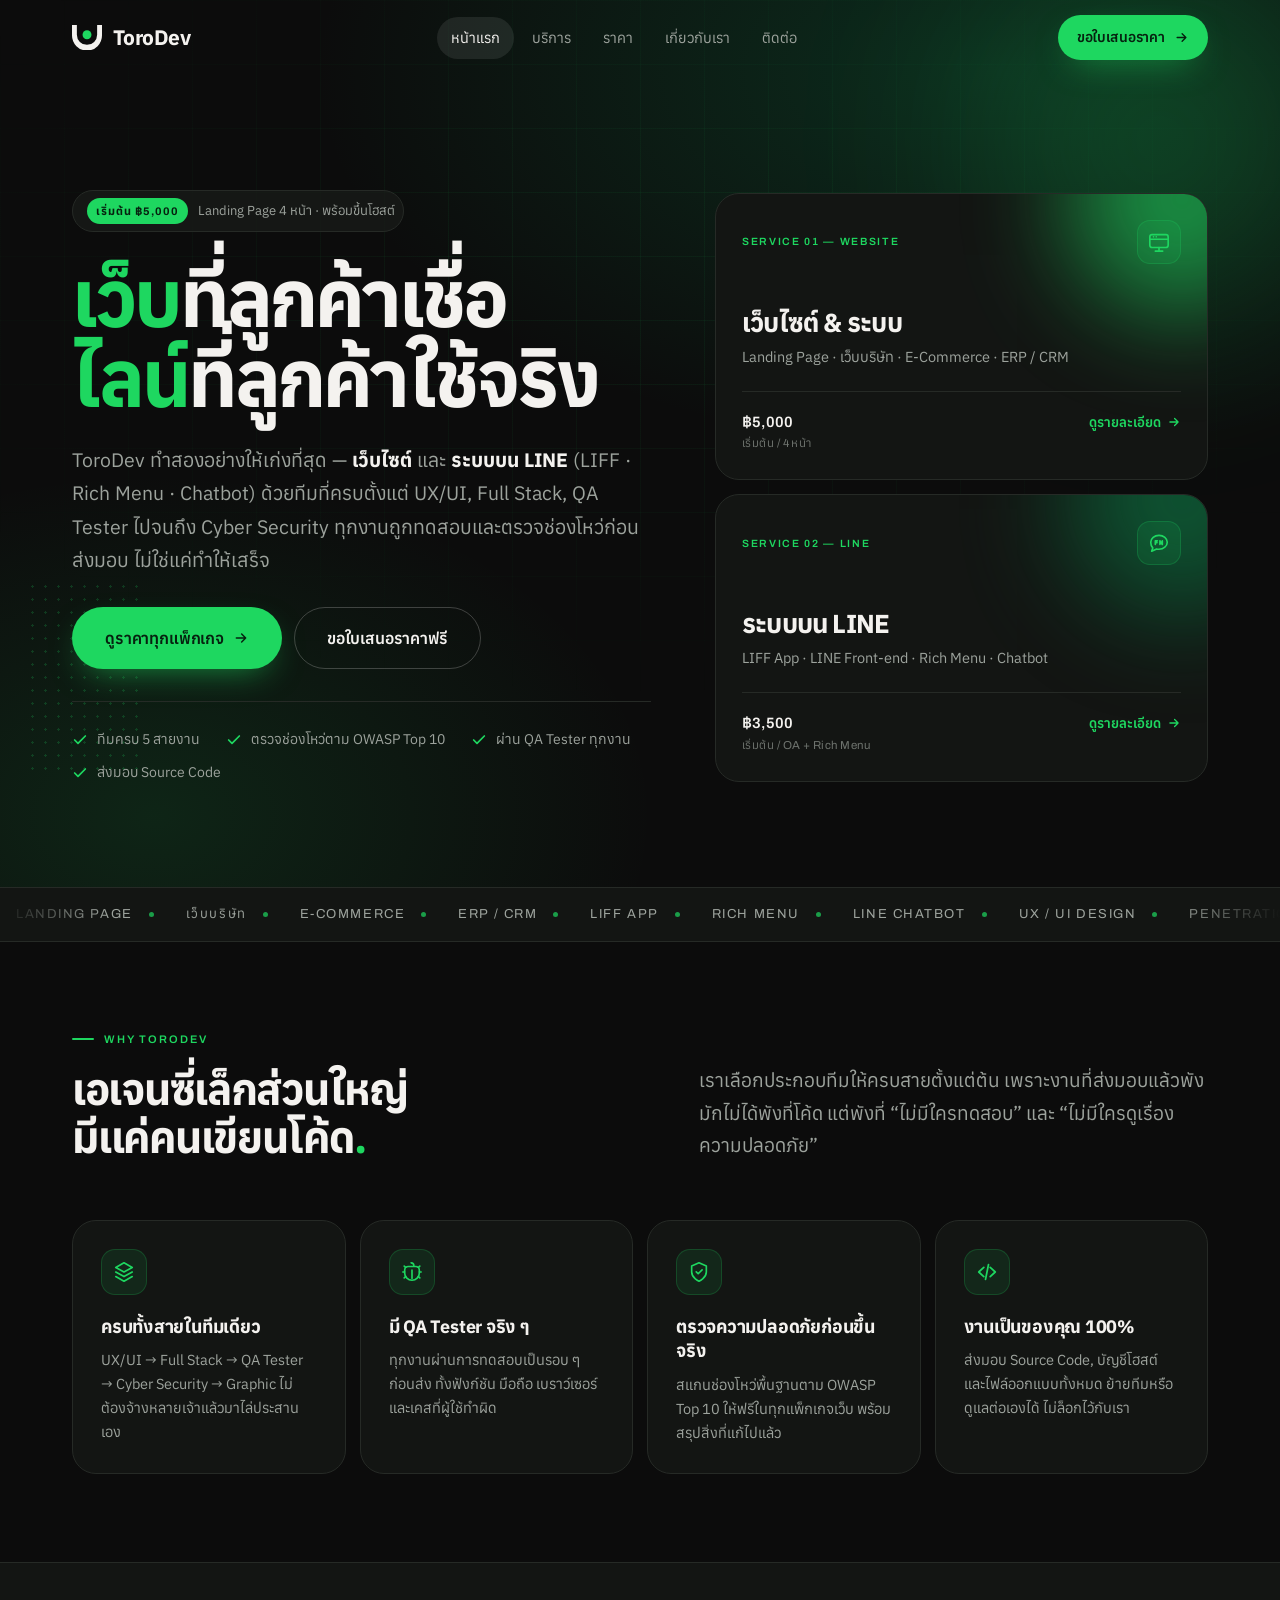
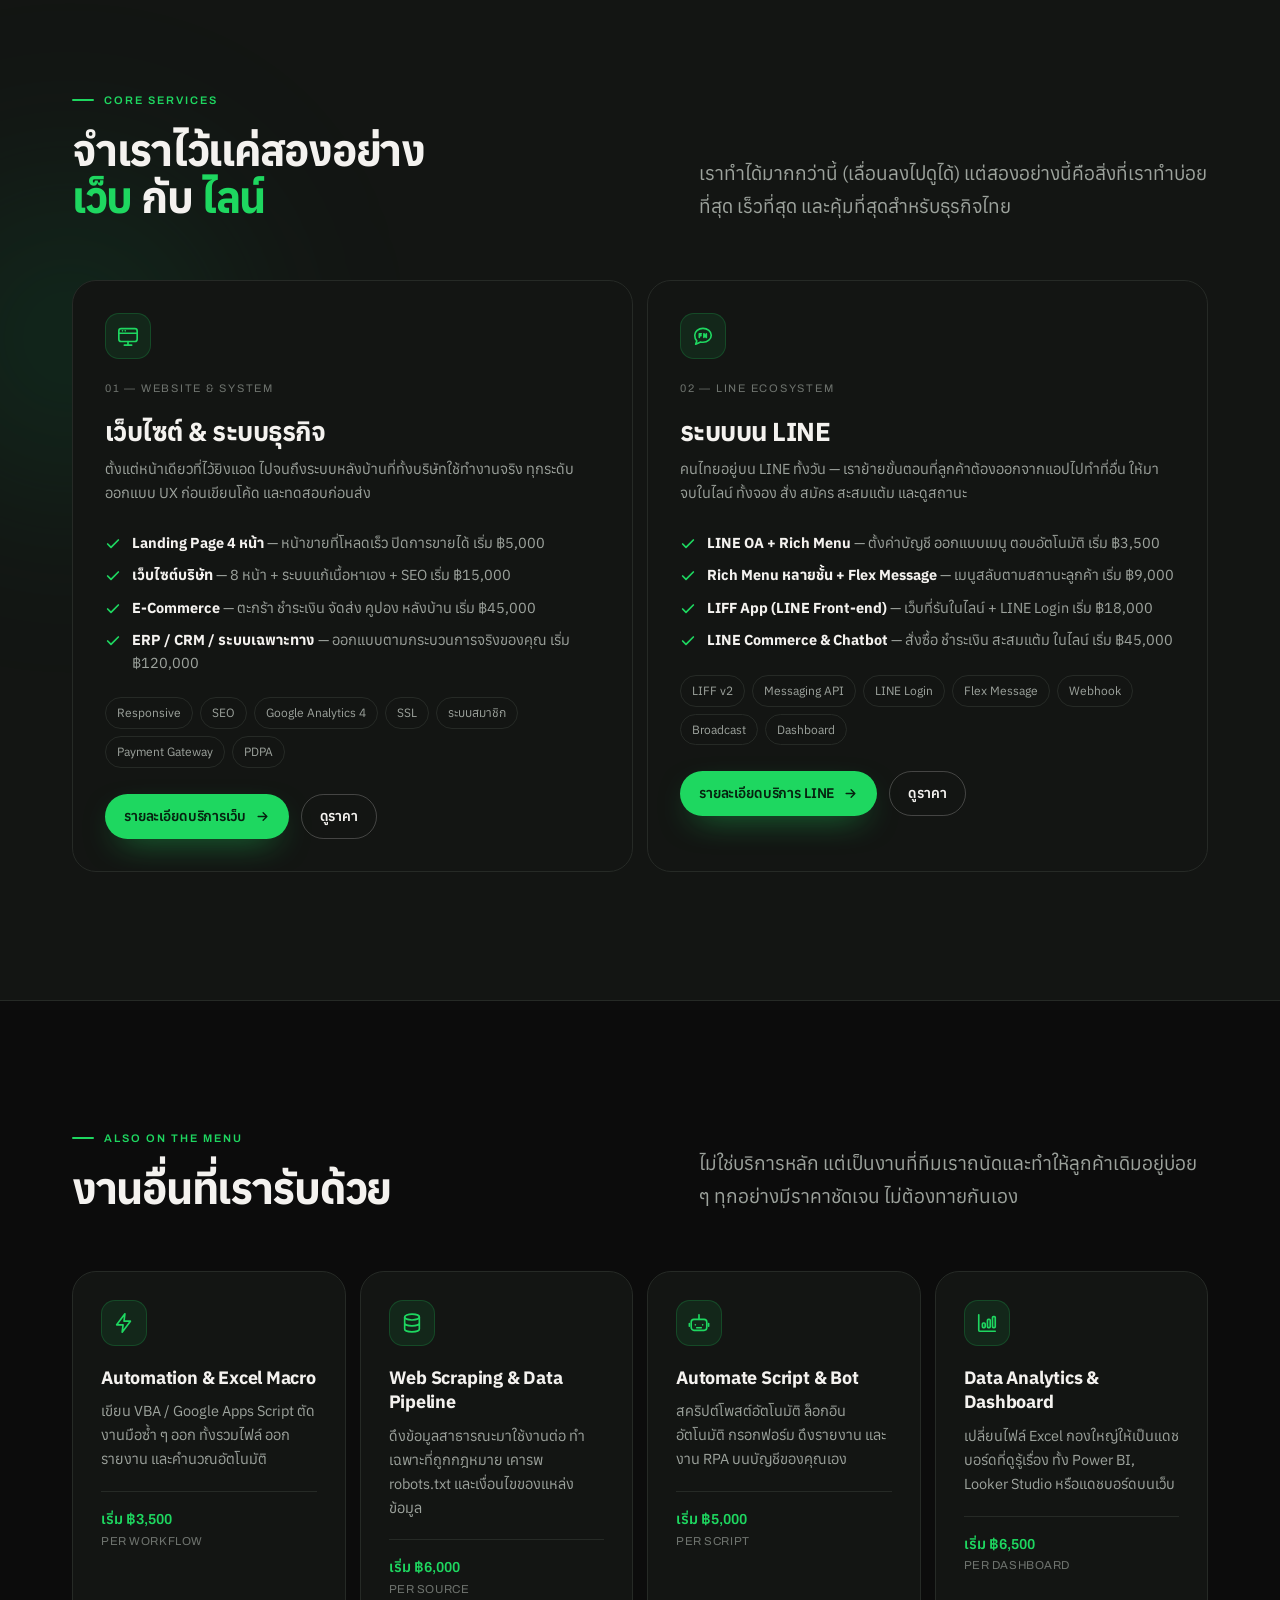
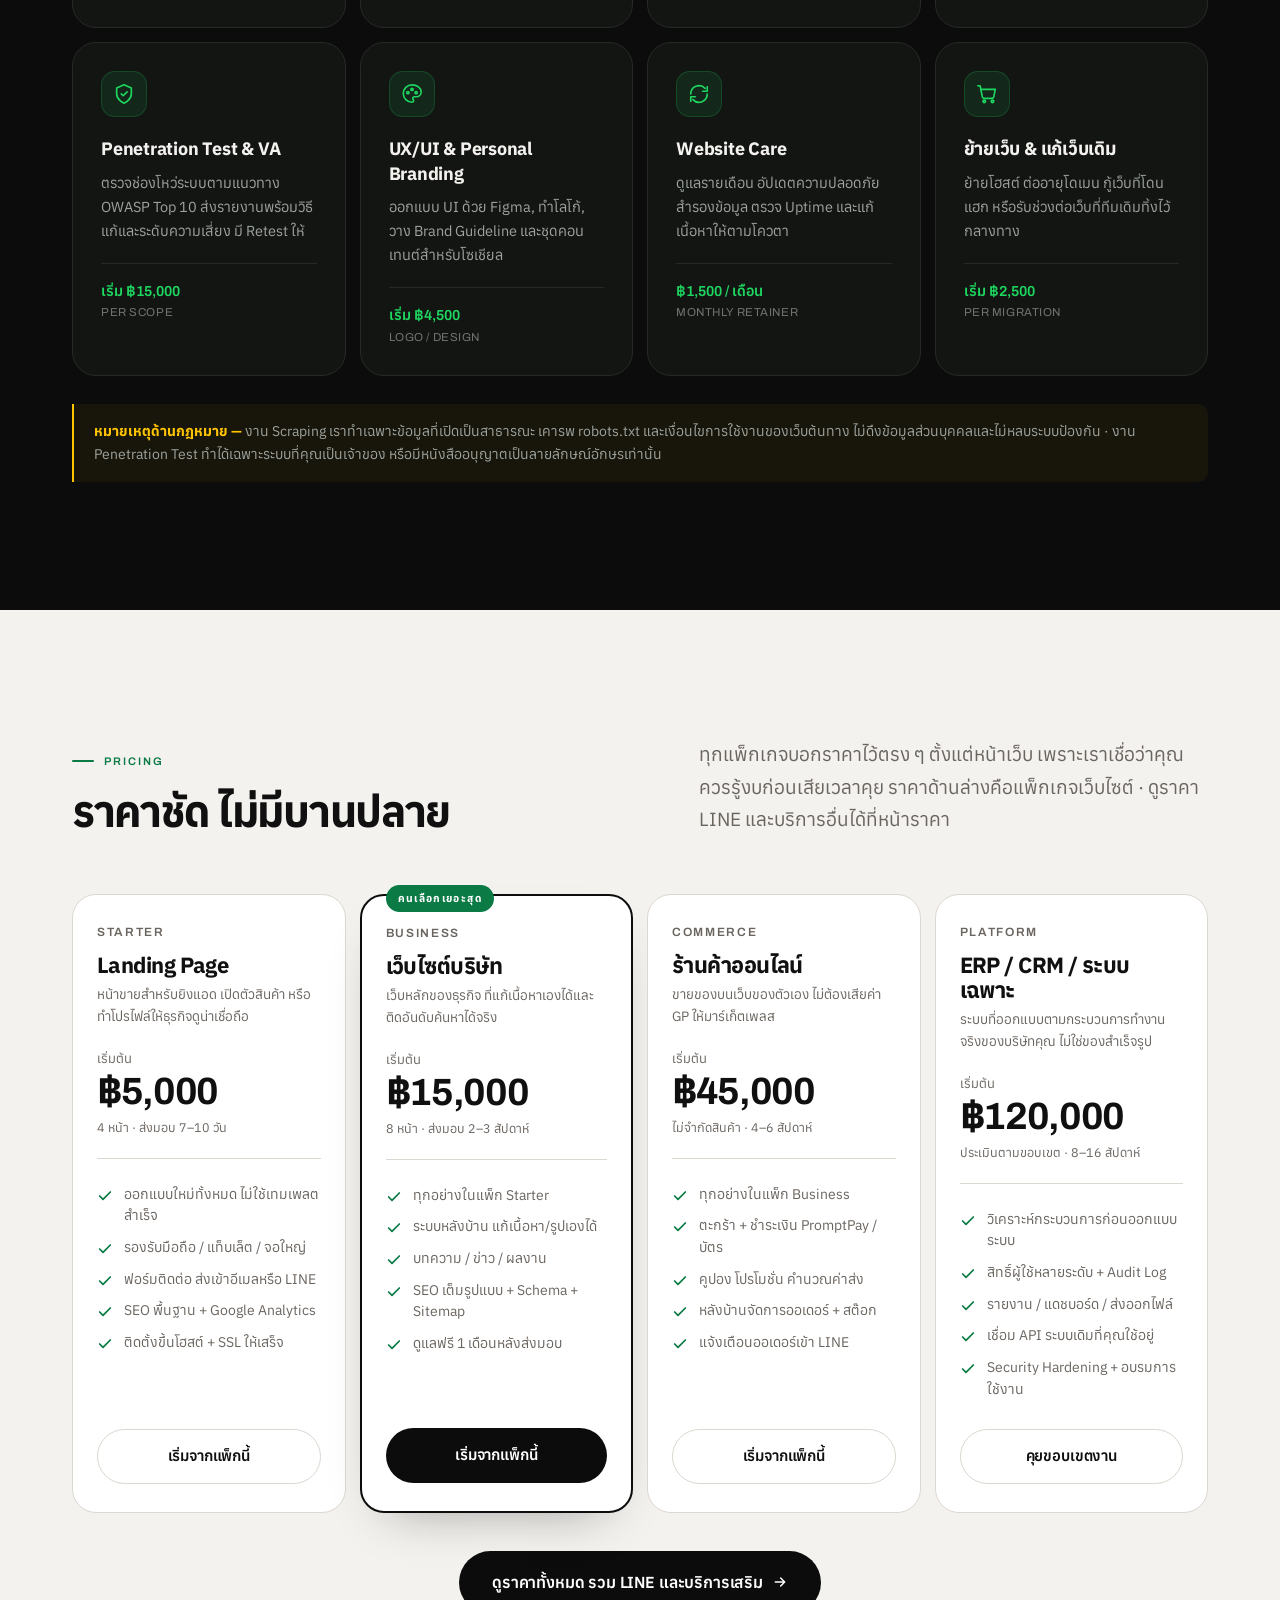
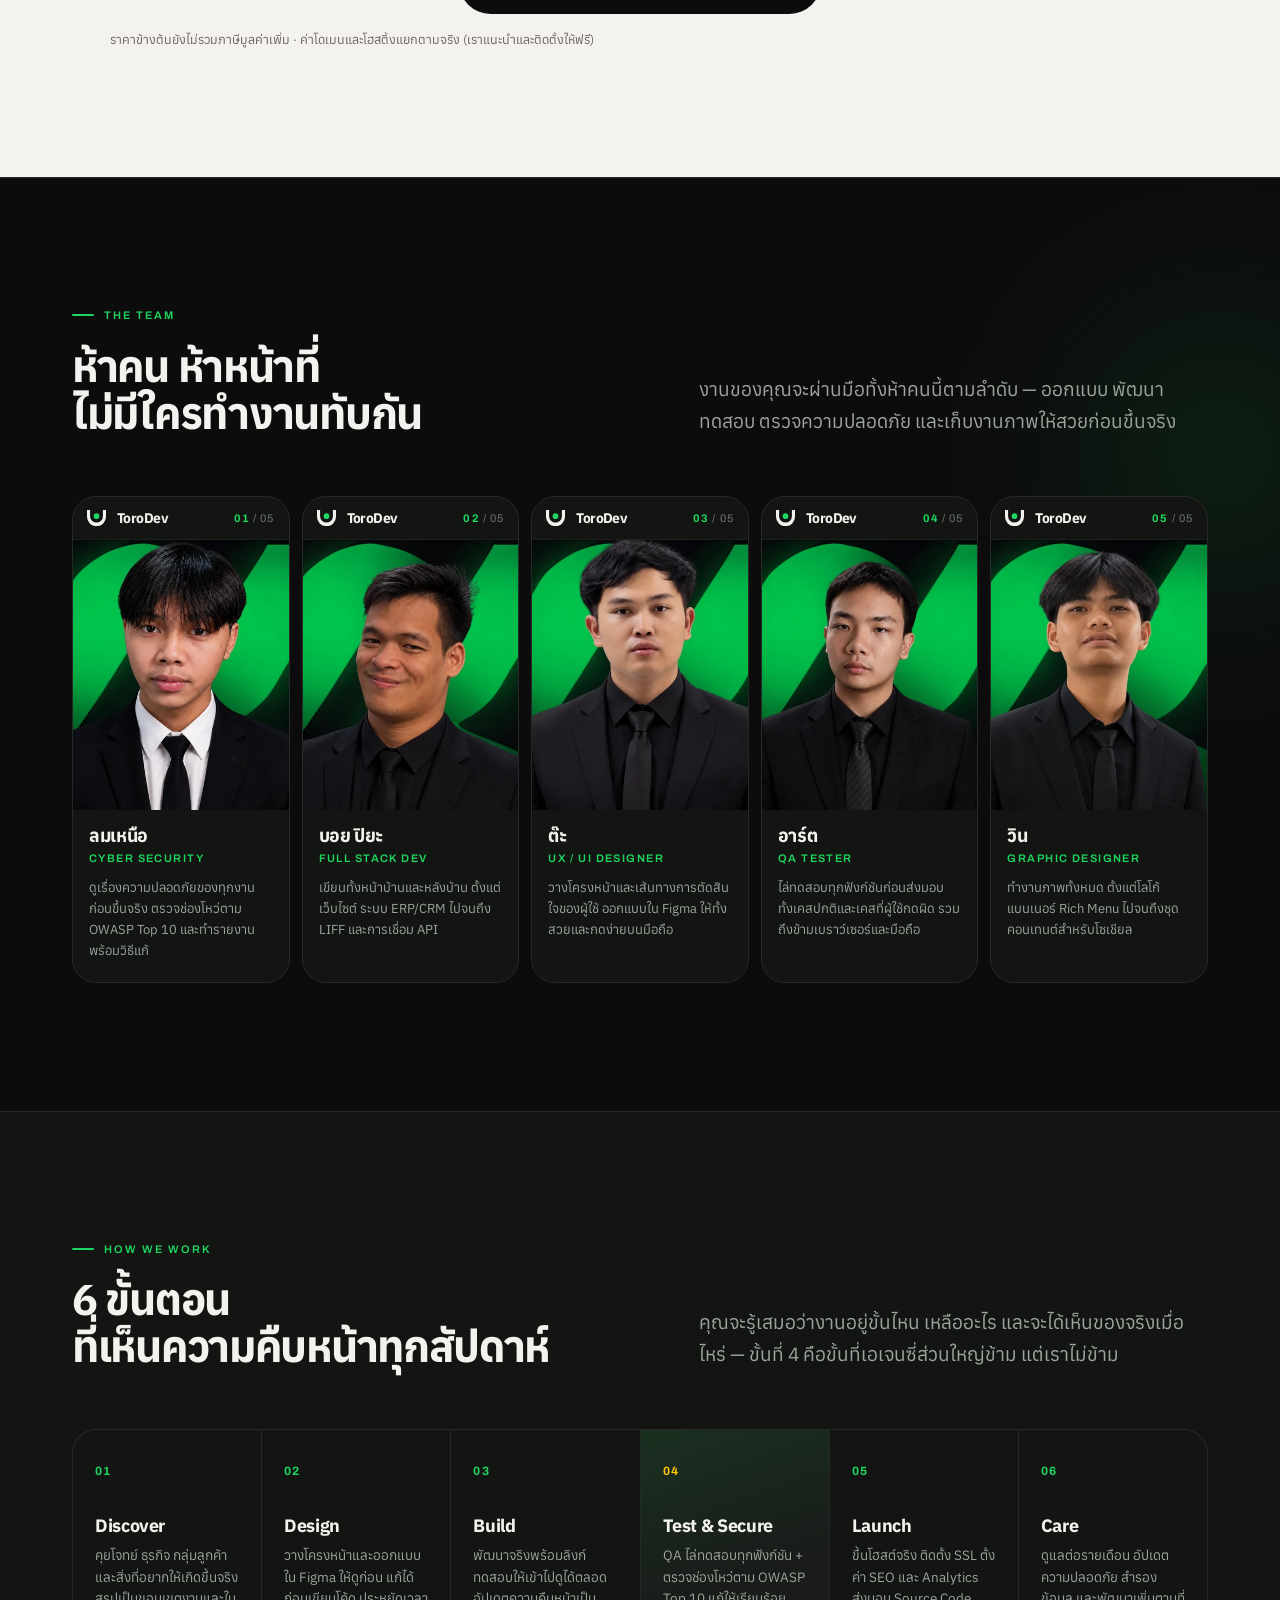
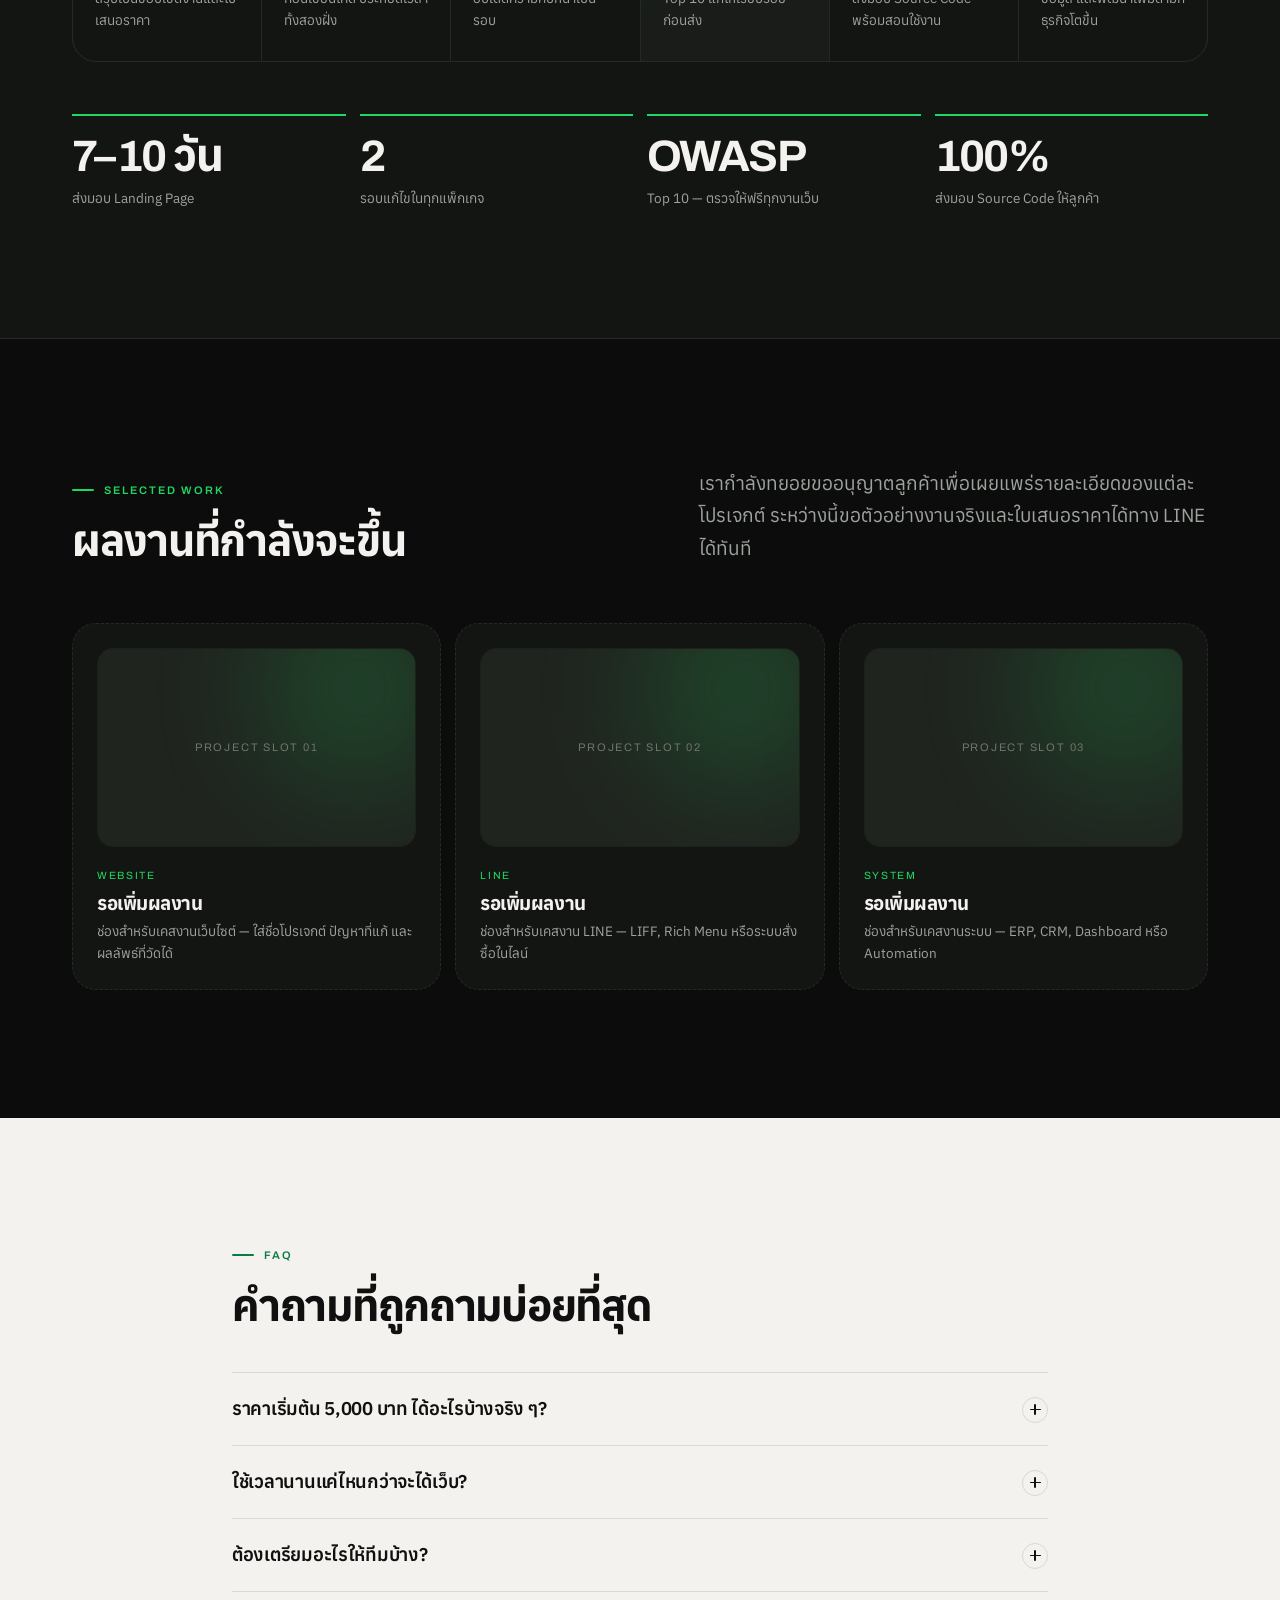
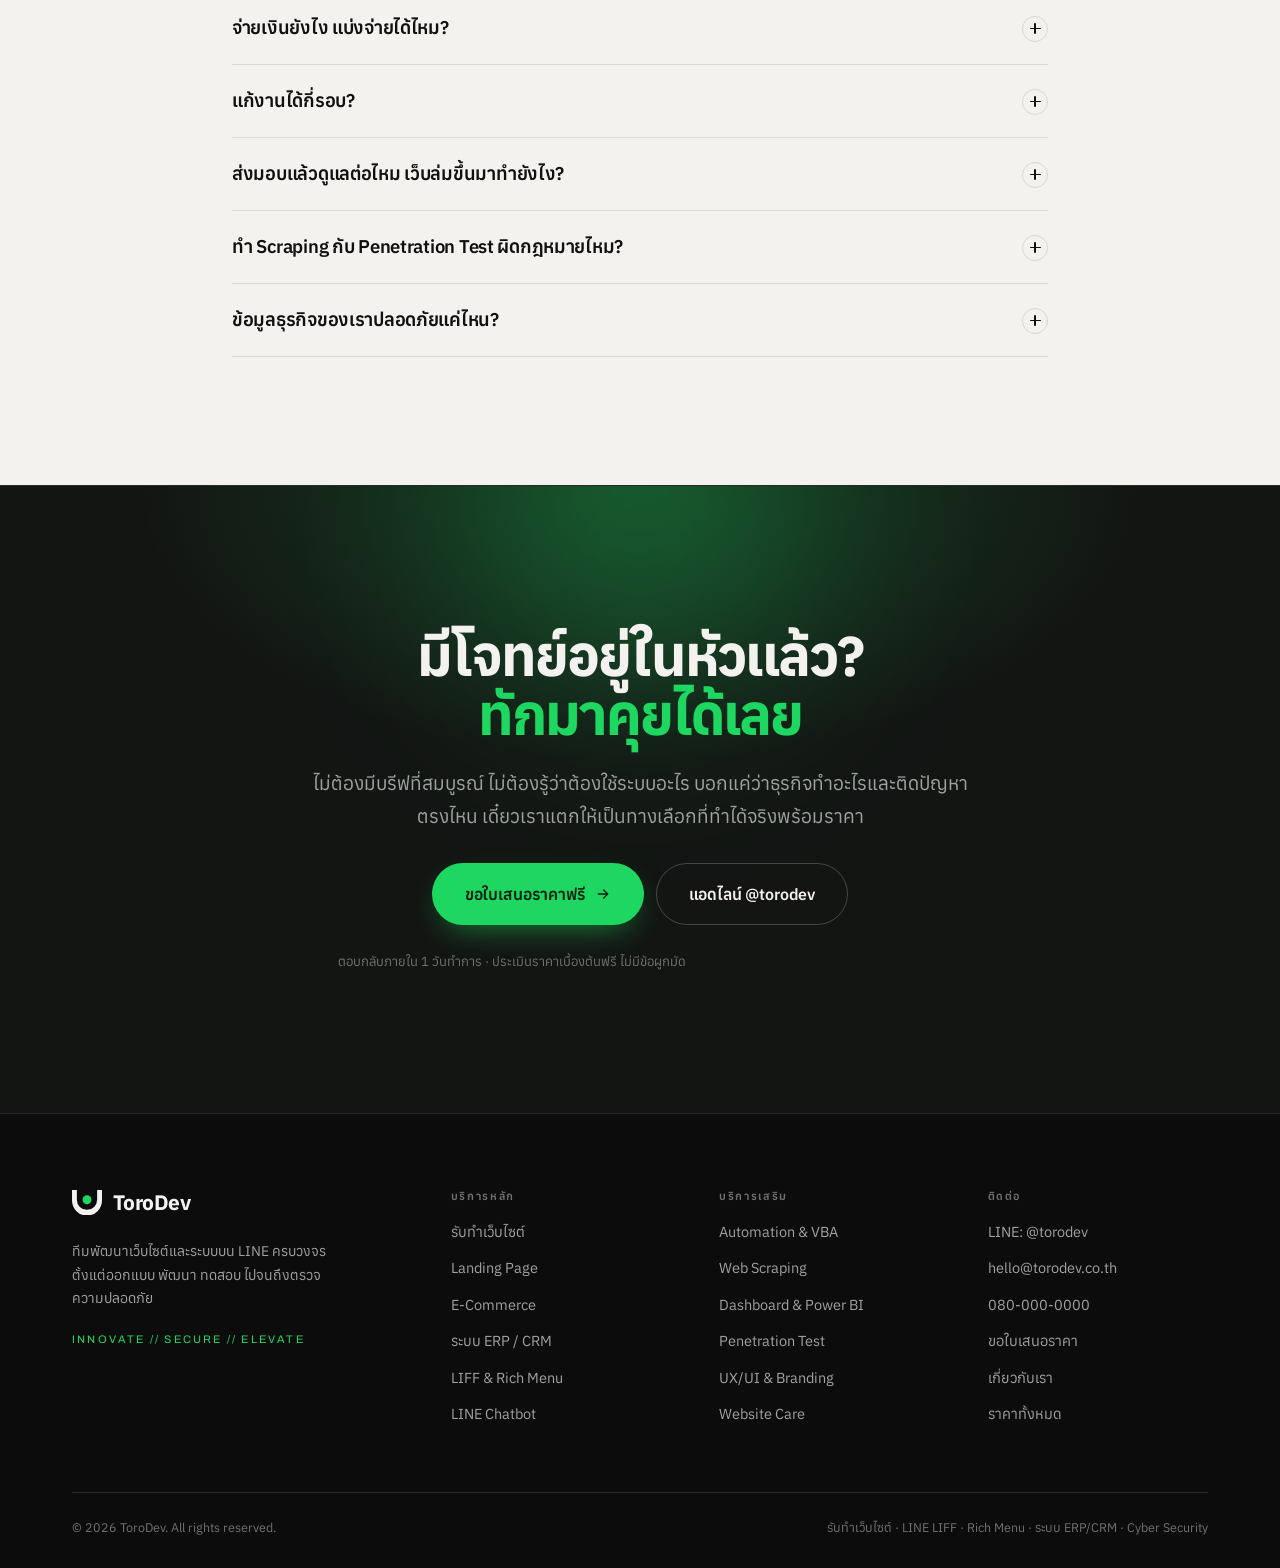
<file: index.html>
<!doctype html>
<html lang="th">
<head>
<meta charset="utf-8">
<meta name="viewport" content="width=device-width, initial-scale=1">
<title>ToroDev — รับทำเว็บไซต์ & ระบบ LINE ครบวงจร | เริ่มต้น 5,000 บาท</title>
<meta name="description" content="ToroDev รับทำเว็บไซต์ Landing Page 4 หน้า เริ่มต้น 5,000 บาท, เว็บบริษัท, E-Commerce, ระบบ ERP/CRM และระบบบน LINE (LIFF, Rich Menu, Chatbot) ทีมครบทั้ง UX/UI, Full Stack, QA Tester และ Cyber Security ตรวจตาม OWASP Top 10 ก่อนส่งมอบ">
<meta name="keywords" content="รับทำเว็บไซต์, รับทำ Landing Page, รับทำเว็บไซต์ราคาถูก, รับทำ LINE OA, LIFF, Rich Menu, รับทำระบบ ERP, รับทำระบบ CRM, Penetration Test, ทำเว็บ E-Commerce">
<meta name="author" content="ToroDev">
<meta name="robots" content="index,follow,max-image-preview:large">
<meta name="theme-color" content="#0C0C0C">
<link rel="canonical" href="https://torodev.co.th/">

<meta property="og:type" content="website">
<meta property="og:locale" content="th_TH">
<meta property="og:site_name" content="ToroDev">
<meta property="og:url" content="https://torodev.co.th/">
<meta property="og:title" content="ToroDev — รับทำเว็บไซต์ & ระบบ LINE ครบวงจร">
<meta property="og:description" content="Landing Page 4 หน้า เริ่มต้น 5,000 บาท · เว็บบริษัท · E-Commerce · ERP/CRM · LIFF & Rich Menu — ทีมครบ UX/UI, Dev, QA Tester, Cyber Security">
<meta property="og:image" content="https://torodev.co.th/assets/img/og.png">
<meta property="og:image:width" content="1200">
<meta property="og:image:height" content="630">
<meta name="twitter:card" content="summary_large_image">
<meta name="twitter:title" content="ToroDev — รับทำเว็บไซต์ & ระบบ LINE ครบวงจร">
<meta name="twitter:description" content="Landing Page 4 หน้า เริ่มต้น 5,000 บาท · ทีมครบ UX/UI, Dev, QA Tester, Cyber Security">
<meta name="twitter:image" content="https://torodev.co.th/assets/img/og.png">

<link rel="icon" href="/favicon.ico" sizes="32x32">
<link rel="icon" href="/favicon.svg" type="image/svg+xml">
<link rel="apple-touch-icon" href="/assets/img/icon-180.png">
<link rel="manifest" href="/site.webmanifest">

<link rel="preconnect" href="https://fonts.googleapis.com">
<link rel="preconnect" href="https://fonts.gstatic.com" crossorigin>
<link href="https://fonts.googleapis.com/css2?family=Anuphan:wght@300;400;500;600;700&family=Archivo:wght@400;500;600;700;800&display=swap" rel="stylesheet">
<link rel="stylesheet" href="/assets/css/style.css">

<script type="application/ld+json">
{
  "@context": "https://schema.org",
  "@graph": [
    {
      "@type": "ProfessionalService",
      "@id": "https://torodev.co.th/#org",
      "name": "ToroDev",
      "alternateName": "โทโรเดฟ",
      "url": "https://torodev.co.th/",
      "logo": "https://torodev.co.th/assets/img/logo.png",
      "image": "https://torodev.co.th/assets/img/og.png",
      "description": "ทีมพัฒนาเว็บไซต์และระบบบน LINE ครบวงจร ตั้งแต่ UX/UI, Full Stack Development, QA Testing ไปจนถึง Cyber Security",
      "slogan": "Innovate // Secure // Elevate",
      "email": "hello@torodev.co.th",
      "telephone": "+66-80-000-0000",
      "priceRange": "฿฿",
      "areaServed": { "@type": "Country", "name": "Thailand" },
      "address": { "@type": "PostalAddress", "addressCountry": "TH" },
      "knowsLanguage": ["th", "en"],
      "sameAs": ["https://www.facebook.com/torodev"],
      "hasOfferCatalog": {
        "@type": "OfferCatalog",
        "name": "บริการของ ToroDev",
        "itemListElement": [
          { "@type": "Offer", "name": "Landing Page 4 หน้า", "priceCurrency": "THB", "price": "5000", "itemOffered": { "@type": "Service", "name": "รับทำเว็บไซต์ Landing Page" } },
          { "@type": "Offer", "name": "เว็บไซต์บริษัท", "priceCurrency": "THB", "price": "15000", "itemOffered": { "@type": "Service", "name": "รับทำเว็บไซต์บริษัท" } },
          { "@type": "Offer", "name": "เว็บไซต์ E-Commerce", "priceCurrency": "THB", "price": "45000", "itemOffered": { "@type": "Service", "name": "รับทำเว็บไซต์ขายของออนไลน์" } },
          { "@type": "Offer", "name": "ระบบ ERP / CRM", "priceCurrency": "THB", "price": "120000", "itemOffered": { "@type": "Service", "name": "พัฒนาระบบ ERP และ CRM" } },
          { "@type": "Offer", "name": "LINE OA + Rich Menu", "priceCurrency": "THB", "price": "3500", "itemOffered": { "@type": "Service", "name": "รับทำ LINE Official Account" } },
          { "@type": "Offer", "name": "LIFF Application", "priceCurrency": "THB", "price": "18000", "itemOffered": { "@type": "Service", "name": "พัฒนา LIFF App บน LINE" } }
        ]
      }
    },
    {
      "@type": "WebSite",
      "@id": "https://torodev.co.th/#site",
      "url": "https://torodev.co.th/",
      "name": "ToroDev",
      "inLanguage": "th-TH",
      "publisher": { "@id": "https://torodev.co.th/#org" }
    }
  ]
}
</script>
</head>
<body>
<a class="skip" href="#main">ข้ามไปยังเนื้อหาหลัก</a>

<!-- icon sprite -->
<svg width="0" height="0" style="position:absolute" aria-hidden="true" focusable="false"><defs>
<symbol id="i-check" viewBox="0 0 24 24" fill="none" stroke="currentColor" stroke-width="2.6" stroke-linecap="round" stroke-linejoin="round"><path d="M20 6 9 17l-5-5"/></symbol>
<symbol id="i-arrow" viewBox="0 0 24 24" fill="none" stroke="currentColor" stroke-width="2.2" stroke-linecap="round" stroke-linejoin="round"><path d="M5 12h14M13 6l6 6-6 6"/></symbol>
<symbol id="i-web" viewBox="0 0 24 24" fill="none" stroke="currentColor" stroke-width="1.8" stroke-linecap="round" stroke-linejoin="round"><rect x="2" y="4" width="20" height="14" rx="2.5"/><path d="M2 9h20M6 6.4h.01M9 6.4h.01M8 22h8M12 18v4"/></symbol>
<symbol id="i-line" viewBox="0 0 24 24" fill="none" stroke="currentColor" stroke-width="1.8" stroke-linecap="round" stroke-linejoin="round"><path d="M21 11.2c0 4.2-4 7.6-9 7.6-.9 0-1.8-.1-2.6-.3L4 21l1.2-3.6C3.8 16 3 13.7 3 11.2 3 7 7 3.6 12 3.6s9 3.4 9 7.6Z"/><path d="M8 9.6v4M8 9.6h2.2M8 11.6h1.8M13 13.6v-4l2.6 4v-4"/></symbol>
<symbol id="i-shield" viewBox="0 0 24 24" fill="none" stroke="currentColor" stroke-width="1.8" stroke-linecap="round" stroke-linejoin="round"><path d="M12 22s8-3.5 8-10V5.5L12 2 4 5.5V12c0 6.5 8 10 8 10Z"/><path d="m9 11.8 2.1 2.1L15.4 9.6"/></symbol>
<symbol id="i-zap" viewBox="0 0 24 24" fill="none" stroke="currentColor" stroke-width="1.8" stroke-linecap="round" stroke-linejoin="round"><path d="M13 2 4 14h7l-1 8 9-12h-7l1-8Z"/></symbol>
<symbol id="i-chart" viewBox="0 0 24 24" fill="none" stroke="currentColor" stroke-width="1.8" stroke-linecap="round" stroke-linejoin="round"><path d="M3 3v17a1 1 0 0 0 1 1h17"/><rect x="7" y="12" width="3" height="5" rx="1"/><rect x="12.5" y="8" width="3" height="9" rx="1"/><rect x="18" y="5" width="3" height="12" rx="1"/></symbol>
<symbol id="i-bug" viewBox="0 0 24 24" fill="none" stroke="currentColor" stroke-width="1.8" stroke-linecap="round" stroke-linejoin="round"><path d="M11 2a3 3 0 0 1 3 3M8 6h8a4 4 0 0 1 4 4v3a8 8 0 0 1-16 0v-3a4 4 0 0 1 4-4Z"/><path d="M12 10v9M4 12H2M22 12h-2M5 7 3.5 5.5M19 7l1.5-1.5M5 17l-1.5 1.5M19 17l1.5 1.5"/></symbol>
<symbol id="i-brush" viewBox="0 0 24 24" fill="none" stroke="currentColor" stroke-width="1.8" stroke-linecap="round" stroke-linejoin="round"><path d="M12 2a9.5 9.5 0 1 0 0 19c1 0 1.8-.8 1.8-1.8 0-.5-.2-.9-.5-1.2-.3-.3-.5-.7-.5-1.2 0-1 .8-1.8 1.8-1.8h2.1A5.3 5.3 0 0 0 22 9.7C22 5.4 17.5 2 12 2Z"/><circle cx="7.5" cy="10.5" r="1.2"/><circle cx="12" cy="7" r="1.2"/><circle cx="16.5" cy="10.5" r="1.2"/></symbol>
<symbol id="i-bot" viewBox="0 0 24 24" fill="none" stroke="currentColor" stroke-width="1.8" stroke-linecap="round" stroke-linejoin="round"><rect x="3.5" y="8" width="17" height="12" rx="3"/><path d="M12 8V4.5M12 3v1.5M8 14h.01M16 14h.01M9.5 17.2h5M1.5 12.5v3M22.5 12.5v3"/></symbol>
<symbol id="i-db" viewBox="0 0 24 24" fill="none" stroke="currentColor" stroke-width="1.8" stroke-linecap="round" stroke-linejoin="round"><ellipse cx="12" cy="5.5" rx="8" ry="3.2"/><path d="M4 5.5v13c0 1.8 3.6 3.2 8 3.2s8-1.4 8-3.2v-13M4 12c0 1.8 3.6 3.2 8 3.2s8-1.4 8-3.2"/></symbol>
<symbol id="i-cycle" viewBox="0 0 24 24" fill="none" stroke="currentColor" stroke-width="1.8" stroke-linecap="round" stroke-linejoin="round"><path d="M21 12a9 9 0 0 1-15.6 6.1M3 12a9 9 0 0 1 15.6-6.1"/><path d="M21 4v5h-5M3 20v-5h5"/></symbol>
<symbol id="i-cart" viewBox="0 0 24 24" fill="none" stroke="currentColor" stroke-width="1.8" stroke-linecap="round" stroke-linejoin="round"><circle cx="9" cy="20" r="1.4"/><circle cx="18" cy="20" r="1.4"/><path d="M2 3h2.5l2.4 12.1a2 2 0 0 0 2 1.6h8.5a2 2 0 0 0 2-1.6L21 7H5.2"/></symbol>
<symbol id="i-layers" viewBox="0 0 24 24" fill="none" stroke="currentColor" stroke-width="1.8" stroke-linecap="round" stroke-linejoin="round"><path d="m12 2 9 5-9 5-9-5 9-5Z"/><path d="m3 12 9 5 9-5M3 17l9 5 9-5"/></symbol>
<symbol id="i-mail" viewBox="0 0 24 24" fill="none" stroke="currentColor" stroke-width="1.8" stroke-linecap="round" stroke-linejoin="round"><rect x="2.5" y="4.5" width="19" height="15" rx="2.5"/><path d="m3 7 8.2 5.6a1.4 1.4 0 0 0 1.6 0L21 7"/></symbol>
<symbol id="i-phone" viewBox="0 0 24 24" fill="none" stroke="currentColor" stroke-width="1.8" stroke-linecap="round" stroke-linejoin="round"><path d="M21 16.9v2.6a2 2 0 0 1-2.2 2 19.4 19.4 0 0 1-8.5-3 19 19 0 0 1-5.9-5.9 19.4 19.4 0 0 1-3-8.6A2 2 0 0 1 3.4 2H6a2 2 0 0 1 2 1.7c.1 1 .4 1.9.7 2.8a2 2 0 0 1-.5 2.1L7.1 9.8a15 15 0 0 0 5.7 5.7l1.2-1.2a2 2 0 0 1 2.1-.4c.9.3 1.8.5 2.8.6a2 2 0 0 1 1.7 2Z"/></symbol>
<symbol id="i-clock" viewBox="0 0 24 24" fill="none" stroke="currentColor" stroke-width="1.8" stroke-linecap="round" stroke-linejoin="round"><circle cx="12" cy="12" r="9.2"/><path d="M12 6.8V12l3.4 2"/></symbol>
<symbol id="i-code" viewBox="0 0 24 24" fill="none" stroke="currentColor" stroke-width="1.9" stroke-linecap="round" stroke-linejoin="round"><path d="m8.5 17-5.5-5 5.5-5M15.5 7l5.5 5-5.5 5M13.6 4l-3.2 16"/></symbol>
</defs></svg>

<header class="hdr">
  <div class="hdr-in">
    <a class="logo" href="/" aria-label="ToroDev หน้าแรก">
      <svg viewBox="13 18 74 63" aria-hidden="true"><path d="M13,18L13,44A37,37 0 0 0 87,44L87,18L75,18L75,42A25,25 0 0 1 25,42L25,18Z" fill="currentColor"/><circle cx="50" cy="42" r="11" fill="#1ED760"/></svg>
      <span class="logo-tx">ToroDev</span>
    </a>
    <nav class="nav" aria-label="เมนูหลัก">
      <a href="/" class="is-here">หน้าแรก</a>
      <a href="/services.html">บริการ</a>
      <a href="/pricing.html">ราคา</a>
      <a href="/about.html">เกี่ยวกับเรา</a>
      <a href="/contact.html">ติดต่อ</a>
    </nav>
    <div class="hdr-cta">
      <a class="btn btn--core btn--sm" href="/contact.html">ขอใบเสนอราคา<svg class="ar" width="15" height="15" aria-hidden="true"><use href="#i-arrow"/></svg></a>
      <button class="burger" type="button" aria-label="เปิดเมนู" aria-expanded="false" aria-controls="drawer">
        <span></span><span></span><span></span>
      </button>
    </div>
  </div>
</header>

<div class="drawer" id="drawer" aria-hidden="true">
  <a href="/"><span>หน้าแรก</span><span class="n">01</span></a>
  <a href="/services.html"><span>บริการ</span><span class="n">02</span></a>
  <a href="/pricing.html"><span>ราคา</span><span class="n">03</span></a>
  <a href="/about.html"><span>เกี่ยวกับเรา</span><span class="n">04</span></a>
  <a href="/contact.html"><span>ติดต่อ</span><span class="n">05</span></a>
  <a class="btn btn--core btn--lg" href="/contact.html">ขอใบเสนอราคาฟรี<svg class="ar" width="16" height="16" aria-hidden="true"><use href="#i-arrow"/></svg></a>
  <div class="drawer-foot">Innovate // Secure // Elevate</div>
</div>

<main id="main">

  <!-- ══════════ HERO ══════════ -->
  <section class="hero">
    <div class="grid-lines" aria-hidden="true"></div>
    <div class="glow glow--core" style="width:520px;height:520px;right:-140px;top:-120px" aria-hidden="true"></div>
    <div class="dots" style="width:120px;height:200px;left:2%;bottom:12%" aria-hidden="true"></div>
    <div class="wrap rel">
      <div class="hero-grid">
        <div class="rv">
          <div class="hero-badge">
            <b>เริ่มต้น ฿5,000</b>
            <span>Landing Page 4 หน้า · พร้อมขึ้นโฮสต์</span>
          </div>
          <h1 class="display">
            <span class="accent">เว็บ</span>ที่ลูกค้าเชื่อ<br>
            <span class="accent">ไลน์</span>ที่ลูกค้าใช้จริง
          </h1>
          <p class="lead">
            ToroDev ทำสองอย่างให้เก่งที่สุด — <strong style="color:var(--tx)">เว็บไซต์</strong> และ
            <strong style="color:var(--tx)">ระบบบน LINE</strong> (LIFF · Rich Menu · Chatbot)
            ด้วยทีมที่ครบตั้งแต่ UX/UI, Full Stack, QA Tester ไปจนถึง Cyber Security
            ทุกงานถูกทดสอบและตรวจช่องโหว่ก่อนส่งมอบ ไม่ใช่แค่ทำให้เสร็จ
          </p>
          <div class="btn-row">
            <a class="btn btn--core btn--lg" href="/pricing.html">ดูราคาทุกแพ็กเกจ<svg class="ar" width="16" height="16" aria-hidden="true"><use href="#i-arrow"/></svg></a>
            <a class="btn btn--line btn--lg" href="/contact.html">ขอใบเสนอราคาฟรี</a>
          </div>
          <ul class="hero-proof">
            <li><svg aria-hidden="true"><use href="#i-check"/></svg>ทีมครบ 5 สายงาน</li>
            <li><svg aria-hidden="true"><use href="#i-check"/></svg>ตรวจช่องโหว่ตาม OWASP Top 10</li>
            <li><svg aria-hidden="true"><use href="#i-check"/></svg>ผ่าน QA Tester ทุกงาน</li>
            <li><svg aria-hidden="true"><use href="#i-check"/></svg>ส่งมอบ Source Code</li>
          </ul>
        </div>

        <div class="hero-art rv rv-d2">
          <a class="flag flag--web" href="/services.html#web">
            <div class="flag-top">
              <span class="flag-tag">Service 01 — Website</span>
              <span class="flag-ic"><svg aria-hidden="true"><use href="#i-web"/></svg></span>
            </div>
            <h3>เว็บไซต์ &amp; ระบบ</h3>
            <p>Landing Page · เว็บบริษัท · E-Commerce · ERP / CRM</p>
            <div class="flag-foot">
              <span class="flag-price">฿5,000<small>เริ่มต้น / 4 หน้า</small></span>
              <span class="flag-go">ดูรายละเอียด<svg class="ar" width="14" height="14" aria-hidden="true"><use href="#i-arrow"/></svg></span>
            </div>
          </a>
          <a class="flag flag--line" href="/services.html#line">
            <div class="flag-top">
              <span class="flag-tag">Service 02 — LINE</span>
              <span class="flag-ic"><svg aria-hidden="true"><use href="#i-line"/></svg></span>
            </div>
            <h3>ระบบบน LINE</h3>
            <p>LIFF App · LINE Front-end · Rich Menu · Chatbot</p>
            <div class="flag-foot">
              <span class="flag-price">฿3,500<small>เริ่มต้น / OA + Rich Menu</small></span>
              <span class="flag-go">ดูรายละเอียด<svg class="ar" width="14" height="14" aria-hidden="true"><use href="#i-arrow"/></svg></span>
            </div>
          </a>
        </div>
      </div>
    </div>
  </section>

  <!-- ══════════ MARQUEE ══════════ -->
  <div class="strip" aria-hidden="true">
    <div class="strip-track">
      <ul>
        <li>Landing Page</li><li>เว็บบริษัท</li><li>E-Commerce</li><li>ERP / CRM</li>
        <li>LIFF App</li><li>Rich Menu</li><li>LINE Chatbot</li><li>UX / UI Design</li>
        <li>Penetration Test</li><li>OWASP Top 10</li><li>Power BI</li><li>Web Scraping</li>
        <li>Excel / VBA</li><li>Automation</li><li>Figma</li><li>SEO</li>
      </ul>
      <ul>
        <li>Landing Page</li><li>เว็บบริษัท</li><li>E-Commerce</li><li>ERP / CRM</li>
        <li>LIFF App</li><li>Rich Menu</li><li>LINE Chatbot</li><li>UX / UI Design</li>
        <li>Penetration Test</li><li>OWASP Top 10</li><li>Power BI</li><li>Web Scraping</li>
        <li>Excel / VBA</li><li>Automation</li><li>Figma</li><li>SEO</li>
      </ul>
    </div>
  </div>

  <!-- ══════════ WHY ══════════ -->
  <section class="sec sec--tight">
    <div class="wrap">
      <div class="sec-head rv">
        <div>
          <div class="eyebrow">Why ToroDev</div>
          <h2 class="h2">เอเจนซี่เล็กส่วนใหญ่<br>มีแค่คนเขียนโค้ด<span class="accent">.</span></h2>
        </div>
        <p class="lead">
          เราเลือกประกอบทีมให้ครบสายตั้งแต่ต้น เพราะงานที่ส่งมอบแล้วพัง
          มักไม่ได้พังที่โค้ด แต่พังที่ “ไม่มีใครทดสอบ” และ “ไม่มีใครดูเรื่องความปลอดภัย”
        </p>
      </div>

      <div class="grid g-4">
        <article class="card rv">
          <div class="card-ic"><svg aria-hidden="true"><use href="#i-layers"/></svg></div>
          <h3 class="h4">ครบทั้งสายในทีมเดียว</h3>
          <p>UX/UI → Full Stack → QA Tester → Cyber Security → Graphic ไม่ต้องจ้างหลายเจ้าแล้วมาไล่ประสานเอง</p>
        </article>
        <article class="card rv rv-d1">
          <div class="card-ic"><svg aria-hidden="true"><use href="#i-bug"/></svg></div>
          <h3 class="h4">มี QA Tester จริง ๆ</h3>
          <p>ทุกงานผ่านการทดสอบเป็นรอบ ๆ ก่อนส่ง ทั้งฟังก์ชัน มือถือ เบราว์เซอร์ และเคสที่ผู้ใช้ทำผิด</p>
        </article>
        <article class="card rv rv-d2">
          <div class="card-ic"><svg aria-hidden="true"><use href="#i-shield"/></svg></div>
          <h3 class="h4">ตรวจความปลอดภัยก่อนขึ้นจริง</h3>
          <p>สแกนช่องโหว่พื้นฐานตาม OWASP Top 10 ให้ฟรีในทุกแพ็กเกจเว็บ พร้อมสรุปสิ่งที่แก้ไปแล้ว</p>
        </article>
        <article class="card rv rv-d3">
          <div class="card-ic"><svg aria-hidden="true"><use href="#i-code"/></svg></div>
          <h3 class="h4">งานเป็นของคุณ 100%</h3>
          <p>ส่งมอบ Source Code, บัญชีโฮสต์ และไฟล์ออกแบบทั้งหมด ย้ายทีมหรือดูแลต่อเองได้ ไม่ล็อกไว้กับเรา</p>
        </article>
      </div>
    </div>
  </section>

  <!-- ══════════ TWO FLAGSHIP SERVICES ══════════ -->
  <section class="sec sec--surface sec-line" id="core">
    <div class="glow glow--deep" style="width:460px;height:460px;left:-160px;top:14%" aria-hidden="true"></div>
    <div class="wrap rel">
      <div class="sec-head rv">
        <div>
          <div class="eyebrow">Core Services</div>
          <h2 class="h2">จำเราไว้แค่สองอย่าง<br><span class="accent">เว็บ</span> กับ <span class="accent">ไลน์</span></h2>
        </div>
        <p class="lead">
          เราทำได้มากกว่านี้ (เลื่อนลงไปดูได้) แต่สองอย่างนี้คือสิ่งที่เราทำบ่อยที่สุด
          เร็วที่สุด และคุ้มที่สุดสำหรับธุรกิจไทย
        </p>
      </div>

      <div class="grid g-2">
        <!-- WEB -->
        <article class="card rv" style="padding:32px">
          <div class="card-ic"><svg aria-hidden="true"><use href="#i-web"/></svg></div>
          <span class="card-num">01 — Website &amp; System</span>
          <h3 class="h3">เว็บไซต์ &amp; ระบบธุรกิจ</h3>
          <p style="margin-bottom:22px">
            ตั้งแต่หน้าเดียวที่ไว้ยิงแอด ไปจนถึงระบบหลังบ้านที่ทั้งบริษัทใช้ทำงานจริง
            ทุกระดับออกแบบ UX ก่อนเขียนโค้ด และทดสอบก่อนส่ง
          </p>
          <ul class="ticks">
            <li><svg aria-hidden="true"><use href="#i-check"/></svg><span><strong style="color:var(--tx)">Landing Page 4 หน้า</strong> — หน้าขายที่โหลดเร็ว ปิดการขายได้ เริ่ม ฿5,000</span></li>
            <li><svg aria-hidden="true"><use href="#i-check"/></svg><span><strong style="color:var(--tx)">เว็บไซต์บริษัท</strong> — 8 หน้า + ระบบแก้เนื้อหาเอง + SEO เริ่ม ฿15,000</span></li>
            <li><svg aria-hidden="true"><use href="#i-check"/></svg><span><strong style="color:var(--tx)">E-Commerce</strong> — ตะกร้า ชำระเงิน จัดส่ง คูปอง หลังบ้าน เริ่ม ฿45,000</span></li>
            <li><svg aria-hidden="true"><use href="#i-check"/></svg><span><strong style="color:var(--tx)">ERP / CRM / ระบบเฉพาะทาง</strong> — ออกแบบตามกระบวนการจริงของคุณ เริ่ม ฿120,000</span></li>
          </ul>
          <div class="pills">
            <span>Responsive</span><span>SEO</span><span>Google Analytics 4</span>
            <span>SSL</span><span>ระบบสมาชิก</span><span>Payment Gateway</span><span>PDPA</span>
          </div>
          <div class="btn-row" style="margin-top:26px">
            <a class="btn btn--core btn--sm" href="/services.html#web">รายละเอียดบริการเว็บ<svg class="ar" width="15" height="15" aria-hidden="true"><use href="#i-arrow"/></svg></a>
            <a class="btn btn--line btn--sm" href="/pricing.html#web">ดูราคา</a>
          </div>
        </article>

        <!-- LINE -->
        <article class="card rv rv-d2" style="padding:32px">
          <div class="card-ic"><svg aria-hidden="true"><use href="#i-line"/></svg></div>
          <span class="card-num">02 — LINE Ecosystem</span>
          <h3 class="h3">ระบบบน LINE</h3>
          <p style="margin-bottom:22px">
            คนไทยอยู่บน LINE ทั้งวัน — เราย้ายขั้นตอนที่ลูกค้าต้องออกจากแอปไปทำที่อื่น
            ให้มาจบในไลน์ ทั้งจอง สั่ง สมัคร สะสมแต้ม และดูสถานะ
          </p>
          <ul class="ticks">
            <li><svg aria-hidden="true"><use href="#i-check"/></svg><span><strong style="color:var(--tx)">LINE OA + Rich Menu</strong> — ตั้งค่าบัญชี ออกแบบเมนู ตอบอัตโนมัติ เริ่ม ฿3,500</span></li>
            <li><svg aria-hidden="true"><use href="#i-check"/></svg><span><strong style="color:var(--tx)">Rich Menu หลายชั้น + Flex Message</strong> — เมนูสลับตามสถานะลูกค้า เริ่ม ฿9,000</span></li>
            <li><svg aria-hidden="true"><use href="#i-check"/></svg><span><strong style="color:var(--tx)">LIFF App (LINE Front-end)</strong> — เว็บที่รันในไลน์ + LINE Login เริ่ม ฿18,000</span></li>
            <li><svg aria-hidden="true"><use href="#i-check"/></svg><span><strong style="color:var(--tx)">LINE Commerce &amp; Chatbot</strong> — สั่งซื้อ ชำระเงิน สะสมแต้ม ในไลน์ เริ่ม ฿45,000</span></li>
          </ul>
          <div class="pills">
            <span>LIFF v2</span><span>Messaging API</span><span>LINE Login</span>
            <span>Flex Message</span><span>Webhook</span><span>Broadcast</span><span>Dashboard</span>
          </div>
          <div class="btn-row" style="margin-top:26px">
            <a class="btn btn--core btn--sm" href="/services.html#line">รายละเอียดบริการ LINE<svg class="ar" width="15" height="15" aria-hidden="true"><use href="#i-arrow"/></svg></a>
            <a class="btn btn--line btn--sm" href="/pricing.html#line">ดูราคา</a>
          </div>
        </article>
      </div>
    </div>
  </section>

  <!-- ══════════ OTHER SERVICES ══════════ -->
  <section class="sec sec-line" id="more">
    <div class="wrap">
      <div class="sec-head rv">
        <div>
          <div class="eyebrow">Also on the menu</div>
          <h2 class="h2">งานอื่นที่เรารับด้วย</h2>
        </div>
        <p class="lead">
          ไม่ใช่บริการหลัก แต่เป็นงานที่ทีมเราถนัดและทำให้ลูกค้าเดิมอยู่บ่อย ๆ
          ทุกอย่างมีราคาชัดเจน ไม่ต้องทายกันเอง
        </p>
      </div>

      <div class="grid g-4">
        <article class="card rv">
          <div class="card-ic"><svg aria-hidden="true"><use href="#i-zap"/></svg></div>
          <h3 class="h4">Automation &amp; Excel Macro</h3>
          <p>เขียน VBA / Google Apps Script ตัดงานมือซ้ำ ๆ ออก ทั้งรวมไฟล์ ออกรายงาน และคำนวณอัตโนมัติ</p>
          <div class="card-price">เริ่ม ฿3,500<small>Per Workflow</small></div>
        </article>
        <article class="card rv rv-d1">
          <div class="card-ic"><svg aria-hidden="true"><use href="#i-db"/></svg></div>
          <h3 class="h4">Web Scraping &amp; Data Pipeline</h3>
          <p>ดึงข้อมูลสาธารณะมาใช้งานต่อ ทำเฉพาะที่ถูกกฎหมาย เคารพ robots.txt และเงื่อนไขของแหล่งข้อมูล</p>
          <div class="card-price">เริ่ม ฿6,000<small>Per Source</small></div>
        </article>
        <article class="card rv rv-d2">
          <div class="card-ic"><svg aria-hidden="true"><use href="#i-bot"/></svg></div>
          <h3 class="h4">Automate Script &amp; Bot</h3>
          <p>สคริปต์โพสต์อัตโนมัติ ล็อกอินอัตโนมัติ กรอกฟอร์ม ดึงรายงาน และงาน RPA บนบัญชีของคุณเอง</p>
          <div class="card-price">เริ่ม ฿5,000<small>Per Script</small></div>
        </article>
        <article class="card rv rv-d3">
          <div class="card-ic"><svg aria-hidden="true"><use href="#i-chart"/></svg></div>
          <h3 class="h4">Data Analytics &amp; Dashboard</h3>
          <p>เปลี่ยนไฟล์ Excel กองใหญ่ให้เป็นแดชบอร์ดที่ดูรู้เรื่อง ทั้ง Power BI, Looker Studio หรือแดชบอร์ดบนเว็บ</p>
          <div class="card-price">เริ่ม ฿6,500<small>Per Dashboard</small></div>
        </article>
        <article class="card rv">
          <div class="card-ic"><svg aria-hidden="true"><use href="#i-shield"/></svg></div>
          <h3 class="h4">Penetration Test &amp; VA</h3>
          <p>ตรวจช่องโหว่ระบบตามแนวทาง OWASP Top 10 ส่งรายงานพร้อมวิธีแก้และระดับความเสี่ยง มี Retest ให้</p>
          <div class="card-price">เริ่ม ฿15,000<small>Per Scope</small></div>
        </article>
        <article class="card rv rv-d1">
          <div class="card-ic"><svg aria-hidden="true"><use href="#i-brush"/></svg></div>
          <h3 class="h4">UX/UI &amp; Personal Branding</h3>
          <p>ออกแบบ UI ด้วย Figma, ทำโลโก้, วาง Brand Guideline และชุดคอนเทนต์สำหรับโซเชียล</p>
          <div class="card-price">เริ่ม ฿4,500<small>Logo / Design</small></div>
        </article>
        <article class="card rv rv-d2">
          <div class="card-ic"><svg aria-hidden="true"><use href="#i-cycle"/></svg></div>
          <h3 class="h4">Website Care</h3>
          <p>ดูแลรายเดือน อัปเดตความปลอดภัย สำรองข้อมูล ตรวจ Uptime และแก้เนื้อหาให้ตามโควตา</p>
          <div class="card-price">฿1,500 / เดือน<small>Monthly Retainer</small></div>
        </article>
        <article class="card rv rv-d3">
          <div class="card-ic"><svg aria-hidden="true"><use href="#i-cart"/></svg></div>
          <h3 class="h4">ย้ายเว็บ &amp; แก้เว็บเดิม</h3>
          <p>ย้ายโฮสต์ ต่ออายุโดเมน กู้เว็บที่โดนแฮก หรือรับช่วงต่อเว็บที่ทีมเดิมทิ้งไว้กลางทาง</p>
          <div class="card-price">เริ่ม ฿2,500<small>Per Migration</small></div>
        </article>
      </div>

      <div class="note rv" style="margin-top:28px">
        <b>หมายเหตุด้านกฎหมาย —</b>
        งาน Scraping เราทำเฉพาะข้อมูลที่เปิดเป็นสาธารณะ เคารพ robots.txt และเงื่อนไขการใช้งานของเว็บต้นทาง
        ไม่ดึงข้อมูลส่วนบุคคลและไม่หลบระบบป้องกัน · งาน Penetration Test ทำได้เฉพาะระบบที่คุณเป็นเจ้าของ
        หรือมีหนังสืออนุญาตเป็นลายลักษณ์อักษรเท่านั้น
      </div>
    </div>
  </section>

  <!-- ══════════ PRICING PREVIEW ══════════ -->
  <section class="sec sec--paper" id="pricing">
    <div class="wrap">
      <div class="sec-head rv">
        <div>
          <div class="eyebrow">Pricing</div>
          <h2 class="h2">ราคาชัด ไม่มีบานปลาย</h2>
        </div>
        <p class="lead">
          ทุกแพ็กเกจบอกราคาไว้ตรง ๆ ตั้งแต่หน้าเว็บ เพราะเราเชื่อว่าคุณควรรู้งบก่อนเสียเวลาคุย
          ราคาด้านล่างคือแพ็กเกจเว็บไซต์ · ดูราคา LINE และบริการอื่นได้ที่หน้าราคา
        </p>
      </div>

      <div class="plans">
        <article class="plan rv">
          <span class="plan-name">Starter</span>
          <h3>Landing Page</h3>
          <p class="plan-desc">หน้าขายสำหรับยิงแอด เปิดตัวสินค้า หรือทำโปรไฟล์ให้ธุรกิจดูน่าเชื่อถือ</p>
          <div class="plan-cost"><span class="pre">เริ่มต้น</span><b>฿5,000</b></div>
          <p class="plan-meta">4 หน้า · ส่งมอบ 7–10 วัน</p>
          <ul class="ticks">
            <li><svg aria-hidden="true"><use href="#i-check"/></svg>ออกแบบใหม่ทั้งหมด ไม่ใช้เทมเพลตสำเร็จ</li>
            <li><svg aria-hidden="true"><use href="#i-check"/></svg>รองรับมือถือ / แท็บเล็ต / จอใหญ่</li>
            <li><svg aria-hidden="true"><use href="#i-check"/></svg>ฟอร์มติดต่อ ส่งเข้าอีเมลหรือ LINE</li>
            <li><svg aria-hidden="true"><use href="#i-check"/></svg>SEO พื้นฐาน + Google Analytics</li>
            <li><svg aria-hidden="true"><use href="#i-check"/></svg>ติดตั้งขึ้นโฮสต์ + SSL ให้เสร็จ</li>
          </ul>
          <a class="btn btn--line btn--block" href="/contact.html?service=landing">เริ่มจากแพ็กนี้</a>
        </article>

        <article class="plan plan--best rv rv-d1">
          <span class="plan-flag">คนเลือกเยอะสุด</span>
          <span class="plan-name">Business</span>
          <h3>เว็บไซต์บริษัท</h3>
          <p class="plan-desc">เว็บหลักของธุรกิจ ที่แก้เนื้อหาเองได้และติดอันดับค้นหาได้จริง</p>
          <div class="plan-cost"><span class="pre">เริ่มต้น</span><b>฿15,000</b></div>
          <p class="plan-meta">8 หน้า · ส่งมอบ 2–3 สัปดาห์</p>
          <ul class="ticks">
            <li><svg aria-hidden="true"><use href="#i-check"/></svg>ทุกอย่างในแพ็ก Starter</li>
            <li><svg aria-hidden="true"><use href="#i-check"/></svg>ระบบหลังบ้าน แก้เนื้อหา/รูปเองได้</li>
            <li><svg aria-hidden="true"><use href="#i-check"/></svg>บทความ / ข่าว / ผลงาน</li>
            <li><svg aria-hidden="true"><use href="#i-check"/></svg>SEO เต็มรูปแบบ + Schema + Sitemap</li>
            <li><svg aria-hidden="true"><use href="#i-check"/></svg>ดูแลฟรี 1 เดือนหลังส่งมอบ</li>
          </ul>
          <a class="btn btn--dark btn--block" href="/contact.html?service=business">เริ่มจากแพ็กนี้</a>
        </article>

        <article class="plan rv rv-d2">
          <span class="plan-name">Commerce</span>
          <h3>ร้านค้าออนไลน์</h3>
          <p class="plan-desc">ขายของบนเว็บของตัวเอง ไม่ต้องเสียค่า GP ให้มาร์เก็ตเพลส</p>
          <div class="plan-cost"><span class="pre">เริ่มต้น</span><b>฿45,000</b></div>
          <p class="plan-meta">ไม่จำกัดสินค้า · 4–6 สัปดาห์</p>
          <ul class="ticks">
            <li><svg aria-hidden="true"><use href="#i-check"/></svg>ทุกอย่างในแพ็ก Business</li>
            <li><svg aria-hidden="true"><use href="#i-check"/></svg>ตะกร้า + ชำระเงิน PromptPay / บัตร</li>
            <li><svg aria-hidden="true"><use href="#i-check"/></svg>คูปอง โปรโมชั่น คำนวณค่าส่ง</li>
            <li><svg aria-hidden="true"><use href="#i-check"/></svg>หลังบ้านจัดการออเดอร์ + สต๊อก</li>
            <li><svg aria-hidden="true"><use href="#i-check"/></svg>แจ้งเตือนออเดอร์เข้า LINE</li>
          </ul>
          <a class="btn btn--line btn--block" href="/contact.html?service=commerce">เริ่มจากแพ็กนี้</a>
        </article>

        <article class="plan rv rv-d3">
          <span class="plan-name">Platform</span>
          <h3>ERP / CRM / ระบบเฉพาะ</h3>
          <p class="plan-desc">ระบบที่ออกแบบตามกระบวนการทำงานจริงของบริษัทคุณ ไม่ใช่ของสำเร็จรูป</p>
          <div class="plan-cost"><span class="pre">เริ่มต้น</span><b>฿120,000</b></div>
          <p class="plan-meta">ประเมินตามขอบเขต · 8–16 สัปดาห์</p>
          <ul class="ticks">
            <li><svg aria-hidden="true"><use href="#i-check"/></svg>วิเคราะห์กระบวนการก่อนออกแบบระบบ</li>
            <li><svg aria-hidden="true"><use href="#i-check"/></svg>สิทธิ์ผู้ใช้หลายระดับ + Audit Log</li>
            <li><svg aria-hidden="true"><use href="#i-check"/></svg>รายงาน / แดชบอร์ด / ส่งออกไฟล์</li>
            <li><svg aria-hidden="true"><use href="#i-check"/></svg>เชื่อม API ระบบเดิมที่คุณใช้อยู่</li>
            <li><svg aria-hidden="true"><use href="#i-check"/></svg>Security Hardening + อบรมการใช้งาน</li>
          </ul>
          <a class="btn btn--line btn--block" href="/contact.html?service=platform">คุยขอบเขตงาน</a>
        </article>
      </div>

      <div class="btn-row rv" style="justify-content:center;margin-top:38px">
        <a class="btn btn--dark btn--lg" href="/pricing.html">ดูราคาทั้งหมด รวม LINE และบริการเสริม<svg class="ar" width="16" height="16" aria-hidden="true"><use href="#i-arrow"/></svg></a>
      </div>
      <p class="tiny rv" style="text-align:center;margin-top:16px">
        ราคาข้างต้นยังไม่รวมภาษีมูลค่าเพิ่ม · ค่าโดเมนและโฮสติ้งแยกตามจริง (เราแนะนำและติดตั้งให้ฟรี)
      </p>
    </div>
  </section>

  <!-- ══════════ TEAM ══════════ -->
  <section class="sec sec-line" id="team">
    <div class="glow glow--core" style="width:400px;height:400px;right:-140px;top:8%;opacity:.32" aria-hidden="true"></div>
    <div class="wrap rel">
      <div class="sec-head rv">
        <div>
          <div class="eyebrow">The Team</div>
          <h2 class="h2">ห้าคน ห้าหน้าที่<br>ไม่มีใครทำงานทับกัน</h2>
        </div>
        <p class="lead">
          งานของคุณจะผ่านมือทั้งห้าคนนี้ตามลำดับ — ออกแบบ พัฒนา ทดสอบ ตรวจความปลอดภัย
          และเก็บงานภาพให้สวยก่อนขึ้นจริง
        </p>
      </div>

      <div class="team">
        <article class="member rv">
          <div class="member-bar">
            <span class="logo logo--sm"><svg viewBox="13 18 74 63" aria-hidden="true"><path d="M13,18L13,44A37,37 0 0 0 87,44L87,18L75,18L75,42A25,25 0 0 1 25,42L25,18Z" fill="currentColor"/><circle cx="50" cy="42" r="11" fill="#1ED760"/></svg><span class="logo-tx">ToroDev</span></span>
            <span class="member-n"><b>01</b> / 05</span>
          </div>
          <picture>
            <source type="image/webp" srcset="/assets/img/team/lomnuea-400.webp 400w, /assets/img/team/lomnuea-720.webp 720w" sizes="(max-width:460px) 92vw, (max-width:760px) 46vw, (max-width:1100px) 31vw, 224px">
            <img src="/assets/img/team/lomnuea-720.jpg" width="711" height="889" loading="lazy" decoding="async" alt="ลมเหนือ — Cyber Security ของ ToroDev">
          </picture>
          <div class="member-body">
            <h3>ลมเหนือ</h3>
            <span class="member-role">Cyber Security</span>
            <p>ดูเรื่องความปลอดภัยของทุกงานก่อนขึ้นจริง ตรวจช่องโหว่ตาม OWASP Top 10 และทำรายงานพร้อมวิธีแก้</p>
          </div>
        </article>

        <article class="member rv rv-d1">
          <div class="member-bar">
            <span class="logo logo--sm"><svg viewBox="13 18 74 63" aria-hidden="true"><path d="M13,18L13,44A37,37 0 0 0 87,44L87,18L75,18L75,42A25,25 0 0 1 25,42L25,18Z" fill="currentColor"/><circle cx="50" cy="42" r="11" fill="#1ED760"/></svg><span class="logo-tx">ToroDev</span></span>
            <span class="member-n"><b>02</b> / 05</span>
          </div>
          <picture>
            <source type="image/webp" srcset="/assets/img/team/boy-piya-400.webp 400w, /assets/img/team/boy-piya-720.webp 720w" sizes="(max-width:460px) 92vw, (max-width:760px) 46vw, (max-width:1100px) 31vw, 224px">
            <img src="/assets/img/team/boy-piya-720.jpg" width="711" height="889" loading="lazy" decoding="async" alt="บอย ปิยะ — Full Stack Developer ของ ToroDev">
          </picture>
          <div class="member-body">
            <h3>บอย ปิยะ</h3>
            <span class="member-role">Full Stack Dev</span>
            <p>เขียนทั้งหน้าบ้านและหลังบ้าน ตั้งแต่เว็บไซต์ ระบบ ERP/CRM ไปจนถึง LIFF และการเชื่อม API</p>
          </div>
        </article>

        <article class="member rv rv-d2">
          <div class="member-bar">
            <span class="logo logo--sm"><svg viewBox="13 18 74 63" aria-hidden="true"><path d="M13,18L13,44A37,37 0 0 0 87,44L87,18L75,18L75,42A25,25 0 0 1 25,42L25,18Z" fill="currentColor"/><circle cx="50" cy="42" r="11" fill="#1ED760"/></svg><span class="logo-tx">ToroDev</span></span>
            <span class="member-n"><b>03</b> / 05</span>
          </div>
          <picture>
            <source type="image/webp" srcset="/assets/img/team/tea-400.webp 400w, /assets/img/team/tea-720.webp 720w" sizes="(max-width:460px) 92vw, (max-width:760px) 46vw, (max-width:1100px) 31vw, 224px">
            <img src="/assets/img/team/tea-720.jpg" width="711" height="889" loading="lazy" decoding="async" alt="ต๊ะ — UX/UI Designer ของ ToroDev">
          </picture>
          <div class="member-body">
            <h3>ต๊ะ</h3>
            <span class="member-role">UX / UI Designer</span>
            <p>วางโครงหน้าและเส้นทางการตัดสินใจของผู้ใช้ ออกแบบใน Figma ให้ทั้งสวยและกดง่ายบนมือถือ</p>
          </div>
        </article>

        <article class="member rv rv-d3">
          <div class="member-bar">
            <span class="logo logo--sm"><svg viewBox="13 18 74 63" aria-hidden="true"><path d="M13,18L13,44A37,37 0 0 0 87,44L87,18L75,18L75,42A25,25 0 0 1 25,42L25,18Z" fill="currentColor"/><circle cx="50" cy="42" r="11" fill="#1ED760"/></svg><span class="logo-tx">ToroDev</span></span>
            <span class="member-n"><b>04</b> / 05</span>
          </div>
          <picture>
            <source type="image/webp" srcset="/assets/img/team/art-400.webp 400w, /assets/img/team/art-720.webp 720w" sizes="(max-width:460px) 92vw, (max-width:760px) 46vw, (max-width:1100px) 31vw, 224px">
            <img src="/assets/img/team/art-720.jpg" width="711" height="889" loading="lazy" decoding="async" alt="อาร์ต — QA Tester ของ ToroDev">
          </picture>
          <div class="member-body">
            <h3>อาร์ต</h3>
            <span class="member-role">QA Tester</span>
            <p>ไล่ทดสอบทุกฟังก์ชันก่อนส่งมอบ ทั้งเคสปกติและเคสที่ผู้ใช้กดผิด รวมถึงข้ามเบราว์เซอร์และมือถือ</p>
          </div>
        </article>

        <article class="member rv rv-d4">
          <div class="member-bar">
            <span class="logo logo--sm"><svg viewBox="13 18 74 63" aria-hidden="true"><path d="M13,18L13,44A37,37 0 0 0 87,44L87,18L75,18L75,42A25,25 0 0 1 25,42L25,18Z" fill="currentColor"/><circle cx="50" cy="42" r="11" fill="#1ED760"/></svg><span class="logo-tx">ToroDev</span></span>
            <span class="member-n"><b>05</b> / 05</span>
          </div>
          <picture>
            <source type="image/webp" srcset="/assets/img/team/win-400.webp 400w, /assets/img/team/win-720.webp 720w" sizes="(max-width:460px) 92vw, (max-width:760px) 46vw, (max-width:1100px) 31vw, 224px">
            <img src="/assets/img/team/win-720.jpg" width="711" height="889" loading="lazy" decoding="async" alt="วิน — Graphic Designer ของ ToroDev">
          </picture>
          <div class="member-body">
            <h3>วิน</h3>
            <span class="member-role">Graphic Designer</span>
            <p>ทำงานภาพทั้งหมด ตั้งแต่โลโก้ แบนเนอร์ Rich Menu ไปจนถึงชุดคอนเทนต์สำหรับโซเชียล</p>
          </div>
        </article>
      </div>
    </div>
  </section>

  <!-- ══════════ PROCESS ══════════ -->
  <section class="sec sec--surface sec-line" id="process">
    <div class="wrap">
      <div class="sec-head rv">
        <div>
          <div class="eyebrow">How we work</div>
          <h2 class="h2">6 ขั้นตอน<br>ที่เห็นความคืบหน้าทุกสัปดาห์</h2>
        </div>
        <p class="lead">
          คุณจะรู้เสมอว่างานอยู่ขั้นไหน เหลืออะไร และจะได้เห็นของจริงเมื่อไหร่ —
          ขั้นที่ 4 คือขั้นที่เอเจนซี่ส่วนใหญ่ข้าม แต่เราไม่ข้าม
        </p>
      </div>

      <div class="steps rv">
        <div class="step">
          <span class="step-n">01</span>
          <h3>Discover</h3>
          <p>คุยโจทย์ ธุรกิจ กลุ่มลูกค้า และสิ่งที่อยากให้เกิดขึ้นจริง สรุปเป็นขอบเขตงานและใบเสนอราคา</p>
        </div>
        <div class="step">
          <span class="step-n">02</span>
          <h3>Design</h3>
          <p>วางโครงหน้าและออกแบบใน Figma ให้ดูก่อน แก้ได้ก่อนเขียนโค้ด ประหยัดเวลาทั้งสองฝั่ง</p>
        </div>
        <div class="step">
          <span class="step-n">03</span>
          <h3>Build</h3>
          <p>พัฒนาจริงพร้อมลิงก์ทดสอบให้เข้าไปดูได้ตลอด อัปเดตความคืบหน้าเป็นรอบ</p>
        </div>
        <div class="step step--hi">
          <span class="step-n">04</span>
          <h3>Test &amp; Secure</h3>
          <p>QA ไล่ทดสอบทุกฟังก์ชัน + ตรวจช่องโหว่ตาม OWASP Top 10 แก้ให้เรียบร้อยก่อนส่ง</p>
        </div>
        <div class="step">
          <span class="step-n">05</span>
          <h3>Launch</h3>
          <p>ขึ้นโฮสต์จริง ติดตั้ง SSL ตั้งค่า SEO และ Analytics ส่งมอบ Source Code พร้อมสอนใช้งาน</p>
        </div>
        <div class="step">
          <span class="step-n">06</span>
          <h3>Care</h3>
          <p>ดูแลต่อรายเดือน อัปเดตความปลอดภัย สำรองข้อมูล และพัฒนาเพิ่มตามที่ธุรกิจโตขึ้น</p>
        </div>
      </div>

      <div class="stats rv" style="margin-top:52px">
        <div class="stat"><b>7–10 วัน</b><span>ส่งมอบ Landing Page</span></div>
        <div class="stat"><b>2</b><span>รอบแก้ไขในทุกแพ็กเกจ</span></div>
        <div class="stat"><b>OWASP</b><span>Top 10 — ตรวจให้ฟรีทุกงานเว็บ</span></div>
        <div class="stat"><b>100%</b><span>ส่งมอบ Source Code ให้ลูกค้า</span></div>
      </div>
    </div>
  </section>

  <!-- ══════════ WORK (placeholder slots) ══════════ -->
  <section class="sec sec-line" id="work">
    <div class="wrap">
      <div class="sec-head rv">
        <div>
          <div class="eyebrow">Selected Work</div>
          <h2 class="h2">ผลงานที่กำลังจะขึ้น</h2>
        </div>
        <p class="lead">
          เรากำลังทยอยขออนุญาตลูกค้าเพื่อเผยแพร่รายละเอียดของแต่ละโปรเจกต์
          ระหว่างนี้ขอตัวอย่างงานจริงและใบเสนอราคาได้ทาง LINE ได้ทันที
        </p>
      </div>

      <!-- ┌─────────────────────────────────────────────────────────────┐
           │ วิธีใส่ผลงานจริง:                                              │
           │ 1. ใส่ภาพหน้าจอไว้ที่ /assets/img/work/ (แนะนำ .webp 16:10)      │
           │ 2. แทน <div class="work-shot"> ด้วย:                          │
           │    <img class="work-shot" src="/assets/img/work/xxx.webp"     │
           │         alt="..." loading="lazy" width="960" height="600">    │
           │ 3. แก้ .work-cat / h3 / p แล้วลบ style="border-style:dashed"   │
           └─────────────────────────────────────────────────────────────┘ -->

      <div class="works">
        <article class="work rv">
          <div class="work-shot"><span>Project Slot 01</span></div>
          <span class="work-cat">Website</span>
          <h3>รอเพิ่มผลงาน</h3>
          <p>ช่องสำหรับเคสงานเว็บไซต์ — ใส่ชื่อโปรเจกต์ ปัญหาที่แก้ และผลลัพธ์ที่วัดได้</p>
        </article>
        <article class="work rv rv-d1">
          <div class="work-shot"><span>Project Slot 02</span></div>
          <span class="work-cat">LINE</span>
          <h3>รอเพิ่มผลงาน</h3>
          <p>ช่องสำหรับเคสงาน LINE — LIFF, Rich Menu หรือระบบสั่งซื้อในไลน์</p>
        </article>
        <article class="work rv rv-d2">
          <div class="work-shot"><span>Project Slot 03</span></div>
          <span class="work-cat">System</span>
          <h3>รอเพิ่มผลงาน</h3>
          <p>ช่องสำหรับเคสงานระบบ — ERP, CRM, Dashboard หรือ Automation</p>
        </article>
      </div>
    </div>
  </section>

  <!-- ══════════ FAQ ══════════ -->
  <section class="sec sec--paper" id="faq">
    <div class="wrap wrap-narrow">
      <div class="rv" style="margin-bottom:42px">
        <div class="eyebrow">FAQ</div>
        <h2 class="h2">คำถามที่ถูกถามบ่อยที่สุด</h2>
      </div>

      <div class="faq rv">
        <div class="faq-item">
          <button class="faq-q" type="button" aria-expanded="false" aria-controls="fa1" id="fq1">
            <span>ราคาเริ่มต้น 5,000 บาท ได้อะไรบ้างจริง ๆ?</span><span class="faq-ic" aria-hidden="true"></span>
          </button>
          <div class="faq-a" id="fa1" role="region" aria-labelledby="fq1"><div class="faq-a-in">
            <p>ได้เว็บไซต์ <strong>4 หน้า</strong> ที่ออกแบบใหม่ทั้งหมด ไม่ใช่เทมเพลตสำเร็จรูป รองรับทุกขนาดจอ มีฟอร์มติดต่อที่ส่งเข้าอีเมลหรือ LINE ของคุณ ตั้งค่า SEO พื้นฐานกับ Google Analytics และเราติดตั้งขึ้นโฮสต์พร้อม SSL ให้เสร็จ</p>
            <p>สิ่งที่ <strong>ไม่รวม</strong> คือค่าโดเมนกับค่าโฮสติ้ง (จ่ายตามจริงกับผู้ให้บริการ ประมาณ 1,000–2,500 บาท/ปี) และค่าถ่ายภาพ/ซื้อภาพสต็อก ถ้าคุณมีโฮสต์อยู่แล้วเราขึ้นให้ที่เดิมได้เลย</p>
          </div></div>
        </div>

        <div class="faq-item">
          <button class="faq-q" type="button" aria-expanded="false" aria-controls="fa2" id="fq2">
            <span>ใช้เวลานานแค่ไหนกว่าจะได้เว็บ?</span><span class="faq-ic" aria-hidden="true"></span>
          </button>
          <div class="faq-a" id="fa2" role="region" aria-labelledby="fq2"><div class="faq-a-in">
            <p>Landing Page ประมาณ <strong>7–10 วัน</strong> · เว็บบริษัท <strong>2–3 สัปดาห์</strong> · E-Commerce <strong>4–6 สัปดาห์</strong> · ระบบ ERP/CRM <strong>8–16 สัปดาห์</strong> ขึ้นกับขอบเขต</p>
            <p>ตัวแปรที่ทำให้ช้าที่สุดคือการรอเนื้อหาจากฝั่งลูกค้า ถ้าเตรียมข้อความกับรูปไว้พร้อม งานจะจบเร็วกว่าที่ประเมินไว้เกือบทุกครั้ง</p>
          </div></div>
        </div>

        <div class="faq-item">
          <button class="faq-q" type="button" aria-expanded="false" aria-controls="fa3" id="fq3">
            <span>ต้องเตรียมอะไรให้ทีมบ้าง?</span><span class="faq-ic" aria-hidden="true"></span>
          </button>
          <div class="faq-a" id="fa3" role="region" aria-labelledby="fq3"><div class="faq-a-in">
            <p>อย่างน้อยที่สุด: ชื่อธุรกิจ · สิ่งที่ขาย · กลุ่มลูกค้า · ช่องทางติดต่อ · โลโก้ (ถ้ามี) · รูปสินค้าหรือรูปหน้างาน</p>
            <p>ถ้ายังไม่มีข้อความ เราช่วยร่างให้ได้ และถ้ายังไม่มีโลโก้ เรารับออกแบบให้เริ่มที่ 4,500 บาท ไม่ต้องรอให้พร้อมทุกอย่างก่อนค่อยเริ่มคุย</p>
          </div></div>
        </div>

        <div class="faq-item">
          <button class="faq-q" type="button" aria-expanded="false" aria-controls="fa4" id="fq4">
            <span>จ่ายเงินยังไง แบ่งจ่ายได้ไหม?</span><span class="faq-ic" aria-hidden="true"></span>
          </button>
          <div class="faq-a" id="fa4" role="region" aria-labelledby="fq4"><div class="faq-a-in">
            <p>งานทั่วไปแบ่งเป็น <strong>2 งวด</strong> — มัดจำ 50% ตอนเริ่ม และอีก 50% ตอนส่งมอบ</p>
            <p>งานที่เกิน 100,000 บาท แบ่งได้ <strong>3–4 งวด</strong> ตามหมุดหมายของงาน (เช่น จบดีไซน์ / จบระบบหลัก / ส่งมอบ) ออกใบเสร็จและใบกำกับภาษีให้ได้</p>
          </div></div>
        </div>

        <div class="faq-item">
          <button class="faq-q" type="button" aria-expanded="false" aria-controls="fa5" id="fq5">
            <span>แก้งานได้กี่รอบ?</span><span class="faq-ic" aria-hidden="true"></span>
          </button>
          <div class="faq-a" id="fa5" role="region" aria-labelledby="fq5"><div class="faq-a-in">
            <p>ทุกแพ็กเกจรวม <strong>การแก้ไข 2 รอบ</strong> ในขั้นออกแบบ และแก้จุดย่อยได้ไม่จำกัดในขั้นพัฒนา ตราบใดที่ยังอยู่ในขอบเขตงานเดิม</p>
            <p>ถ้าเปลี่ยนโครงสร้างหรือเพิ่มฟังก์ชันใหม่ เราจะแจ้งค่าใช้จ่ายเพิ่มให้ทราบก่อนเสมอ ไม่มีการคิดเงินย้อนหลัง</p>
          </div></div>
        </div>

        <div class="faq-item">
          <button class="faq-q" type="button" aria-expanded="false" aria-controls="fa6" id="fq6">
            <span>ส่งมอบแล้วดูแลต่อไหม เว็บล่มขึ้นมาทำยังไง?</span><span class="faq-ic" aria-hidden="true"></span>
          </button>
          <div class="faq-a" id="fa6" role="region" aria-labelledby="fq6"><div class="faq-a-in">
            <p>ทุกงานมีระยะรับประกัน <strong>30 วัน</strong> หลังส่งมอบ — บั๊กที่เกิดจากงานเราแก้ให้ฟรี</p>
            <p>หลังจากนั้นเลือกแพ็กเกจ <strong>Website Care 1,500 บาท/เดือน</strong> ได้ ซึ่งรวมการอัปเดตความปลอดภัย สำรองข้อมูล ตรวจ Uptime และโควตาแก้เนื้อหา หรือจะดูแลเองก็ได้เพราะเราส่งมอบ Source Code ให้ครบ</p>
          </div></div>
        </div>

        <div class="faq-item">
          <button class="faq-q" type="button" aria-expanded="false" aria-controls="fa7" id="fq7">
            <span>ทำ Scraping กับ Penetration Test ผิดกฎหมายไหม?</span><span class="faq-ic" aria-hidden="true"></span>
          </button>
          <div class="faq-a" id="fa7" role="region" aria-labelledby="fq7"><div class="faq-a-in">
            <p><strong>Scraping</strong> — เราทำเฉพาะข้อมูลที่เปิดเป็นสาธารณะ เคารพ robots.txt และเงื่อนไขการใช้งานของเว็บต้นทาง ไม่ดึงข้อมูลส่วนบุคคล ไม่หลบระบบป้องกัน และไม่ยิงถี่จนกระทบเซิร์ฟเวอร์ปลายทาง ถ้างานไหนสุ่มเสี่ยงเราจะบอกตรง ๆ และเสนอทางอื่นให้</p>
            <p><strong>Penetration Test</strong> — ทำได้เฉพาะระบบที่คุณเป็นเจ้าของ หรือมีหนังสืออนุญาตเป็นลายลักษณ์อักษรจากเจ้าของระบบ เราจะทำเอกสารขอบเขตและหนังสืออนุญาตให้เซ็นก่อนเริ่มงานทุกครั้ง</p>
          </div></div>
        </div>

        <div class="faq-item">
          <button class="faq-q" type="button" aria-expanded="false" aria-controls="fa8" id="fq8">
            <span>ข้อมูลธุรกิจของเราปลอดภัยแค่ไหน?</span><span class="faq-ic" aria-hidden="true"></span>
          </button>
          <div class="faq-a" id="fa8" role="region" aria-labelledby="fq8"><div class="faq-a-in">
            <p>เซ็น <strong>NDA</strong> ได้ตั้งแต่ก่อนเริ่มคุยรายละเอียด · เราแยกสภาพแวดล้อมทดสอบออกจากข้อมูลจริง และไม่นำข้อมูลลูกค้าไปใช้นอกโปรเจกต์</p>
            <p>ระบบที่เราสร้างออกแบบให้สอดคล้องกับ <strong>PDPA</strong> ตั้งแต่ต้น ทั้งการขอความยินยอม การเก็บเท่าที่จำเป็น และการลบข้อมูลเมื่อถูกร้องขอ</p>
          </div></div>
        </div>
      </div>
    </div>
  </section>

  <!-- ══════════ CTA ══════════ -->
  <section class="cta">
    <div class="glow glow--core" style="width:600px;height:420px;left:50%;transform:translateX(-50%);top:-160px;opacity:.5" aria-hidden="true"></div>
    <div class="wrap wrap-narrow rel">
      <h2 class="h1">มีโจทย์อยู่ในหัวแล้ว?<br><span class="accent">ทักมาคุยได้เลย</span></h2>
      <p class="lead">
        ไม่ต้องมีบรีฟที่สมบูรณ์ ไม่ต้องรู้ว่าต้องใช้ระบบอะไร
        บอกแค่ว่าธุรกิจทำอะไรและติดปัญหาตรงไหน เดี๋ยวเราแตกให้เป็นทางเลือกที่ทำได้จริงพร้อมราคา
      </p>
      <div class="btn-row">
        <a class="btn btn--core btn--lg" href="/contact.html">ขอใบเสนอราคาฟรี<svg class="ar" width="16" height="16" aria-hidden="true"><use href="#i-arrow"/></svg></a>
        <a class="btn btn--line btn--lg" href="https://line.me/R/ti/p/@torodev" target="_blank" rel="noopener">แอดไลน์ @torodev</a>
      </div>
      <p class="cta-note">ตอบกลับภายใน 1 วันทำการ · ประเมินราคาเบื้องต้นฟรี ไม่มีข้อผูกมัด</p>
    </div>
  </section>
</main>

<footer class="ftr">
  <div class="wrap">
    <div class="ftr-top">
      <div class="ftr-brand">
        <a class="logo" href="/" aria-label="ToroDev">
          <svg viewBox="13 18 74 63" aria-hidden="true"><path d="M13,18L13,44A37,37 0 0 0 87,44L87,18L75,18L75,42A25,25 0 0 1 25,42L25,18Z" fill="currentColor"/><circle cx="50" cy="42" r="11" fill="#1ED760"/></svg>
          <span class="logo-tx">ToroDev</span>
        </a>
        <p>ทีมพัฒนาเว็บไซต์และระบบบน LINE ครบวงจร ตั้งแต่ออกแบบ พัฒนา ทดสอบ ไปจนถึงตรวจความปลอดภัย</p>
        <div class="ftr-tag">Innovate // Secure // Elevate</div>
      </div>

      <div>
        <h4>บริการหลัก</h4>
        <ul class="ftr-links">
          <li><a href="/services.html#web">รับทำเว็บไซต์</a></li>
          <li><a href="/services.html#web">Landing Page</a></li>
          <li><a href="/services.html#web">E-Commerce</a></li>
          <li><a href="/services.html#web">ระบบ ERP / CRM</a></li>
          <li><a href="/services.html#line">LIFF &amp; Rich Menu</a></li>
          <li><a href="/services.html#line">LINE Chatbot</a></li>
        </ul>
      </div>

      <div>
        <h4>บริการเสริม</h4>
        <ul class="ftr-links">
          <li><a href="/services.html#extra">Automation &amp; VBA</a></li>
          <li><a href="/services.html#extra">Web Scraping</a></li>
          <li><a href="/services.html#extra">Dashboard &amp; Power BI</a></li>
          <li><a href="/services.html#extra">Penetration Test</a></li>
          <li><a href="/services.html#extra">UX/UI &amp; Branding</a></li>
          <li><a href="/services.html#extra">Website Care</a></li>
        </ul>
      </div>

      <div>
        <h4>ติดต่อ</h4>
        <ul class="ftr-links">
          <li><a href="https://line.me/R/ti/p/@torodev" target="_blank" rel="noopener">LINE: @torodev</a></li>
          <li><a href="mailto:hello@torodev.co.th">hello@torodev.co.th</a></li>
          <li><a href="tel:+66800000000">080-000-0000</a></li>
          <li><a href="/contact.html">ขอใบเสนอราคา</a></li>
          <li><a href="/about.html">เกี่ยวกับเรา</a></li>
          <li><a href="/pricing.html">ราคาทั้งหมด</a></li>
        </ul>
      </div>
    </div>

    <div class="ftr-bot">
      <span>© <span data-year>2026</span> ToroDev. All rights reserved.</span>
      <span>รับทำเว็บไซต์ · LINE LIFF · Rich Menu · ระบบ ERP/CRM · Cyber Security</span>
    </div>
  </div>
</footer>

<script src="/assets/js/main.js" defer></script>
</body>
</html>
</file>
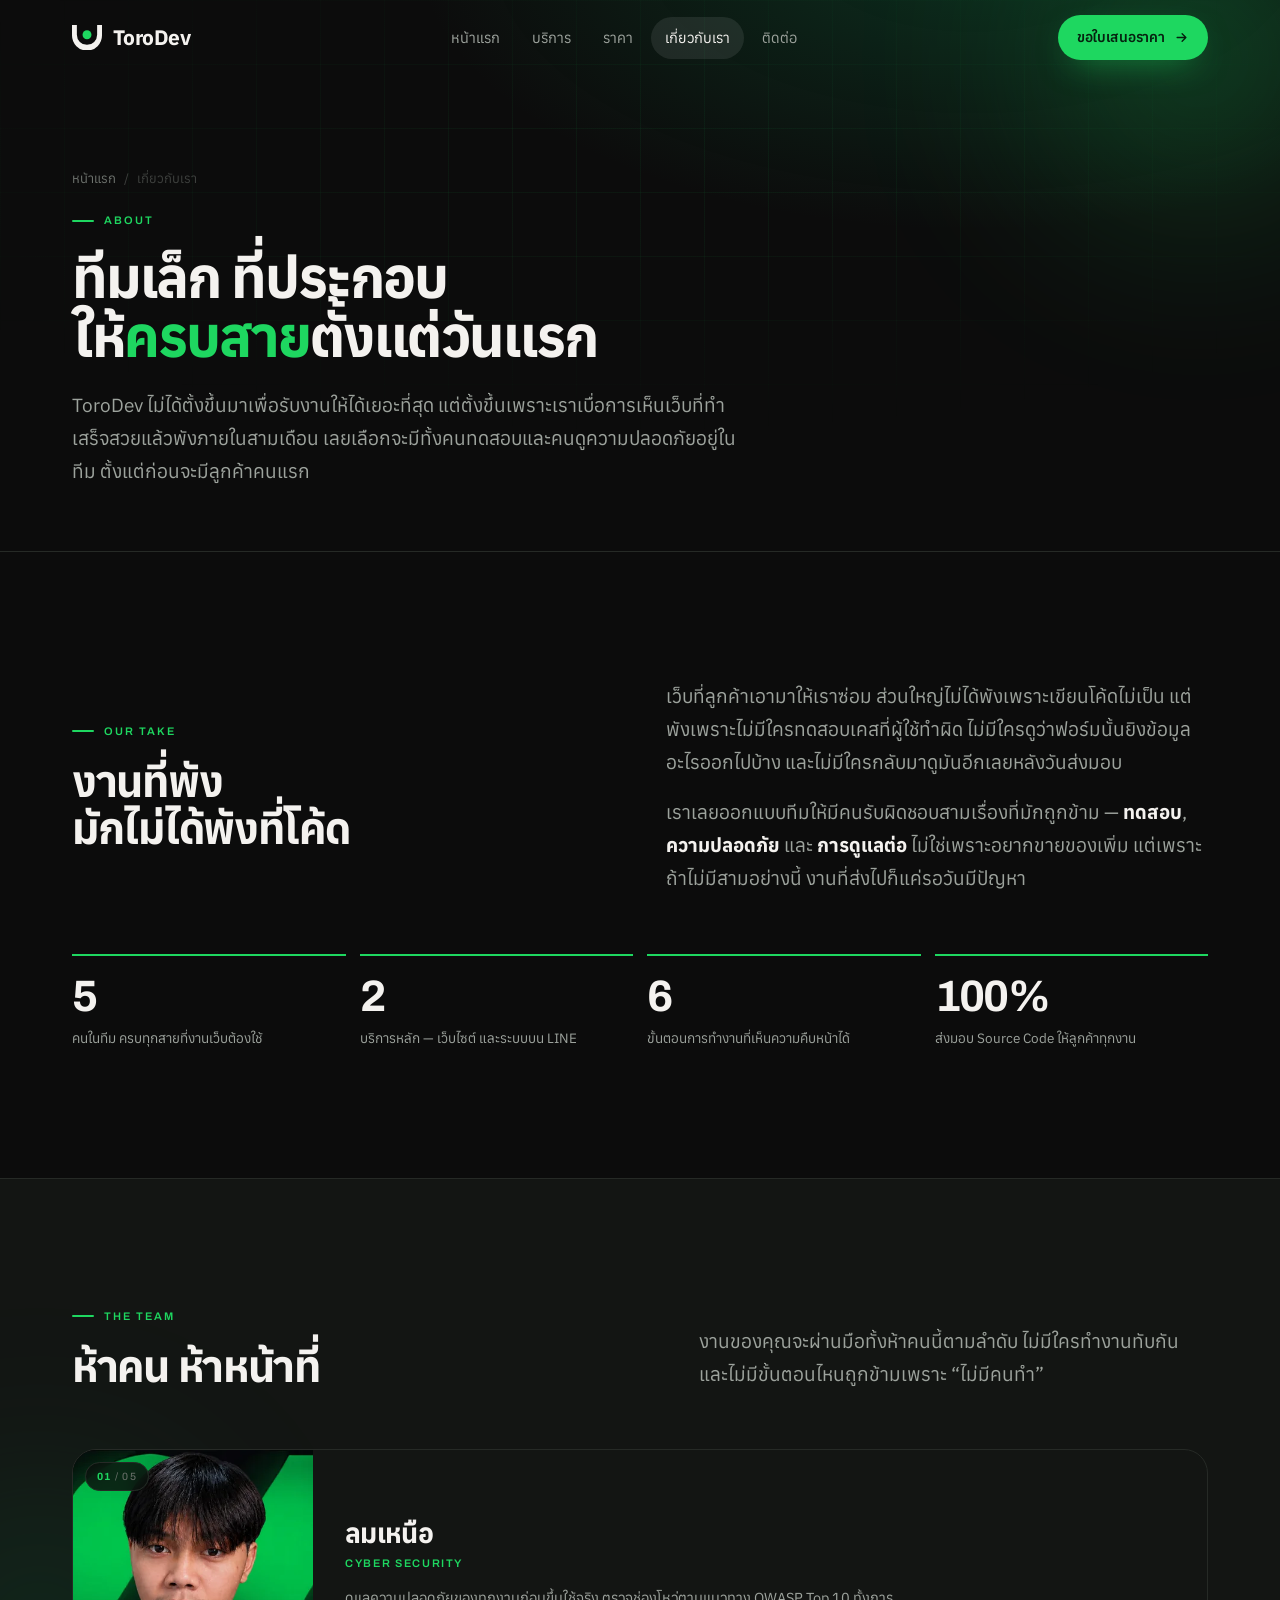
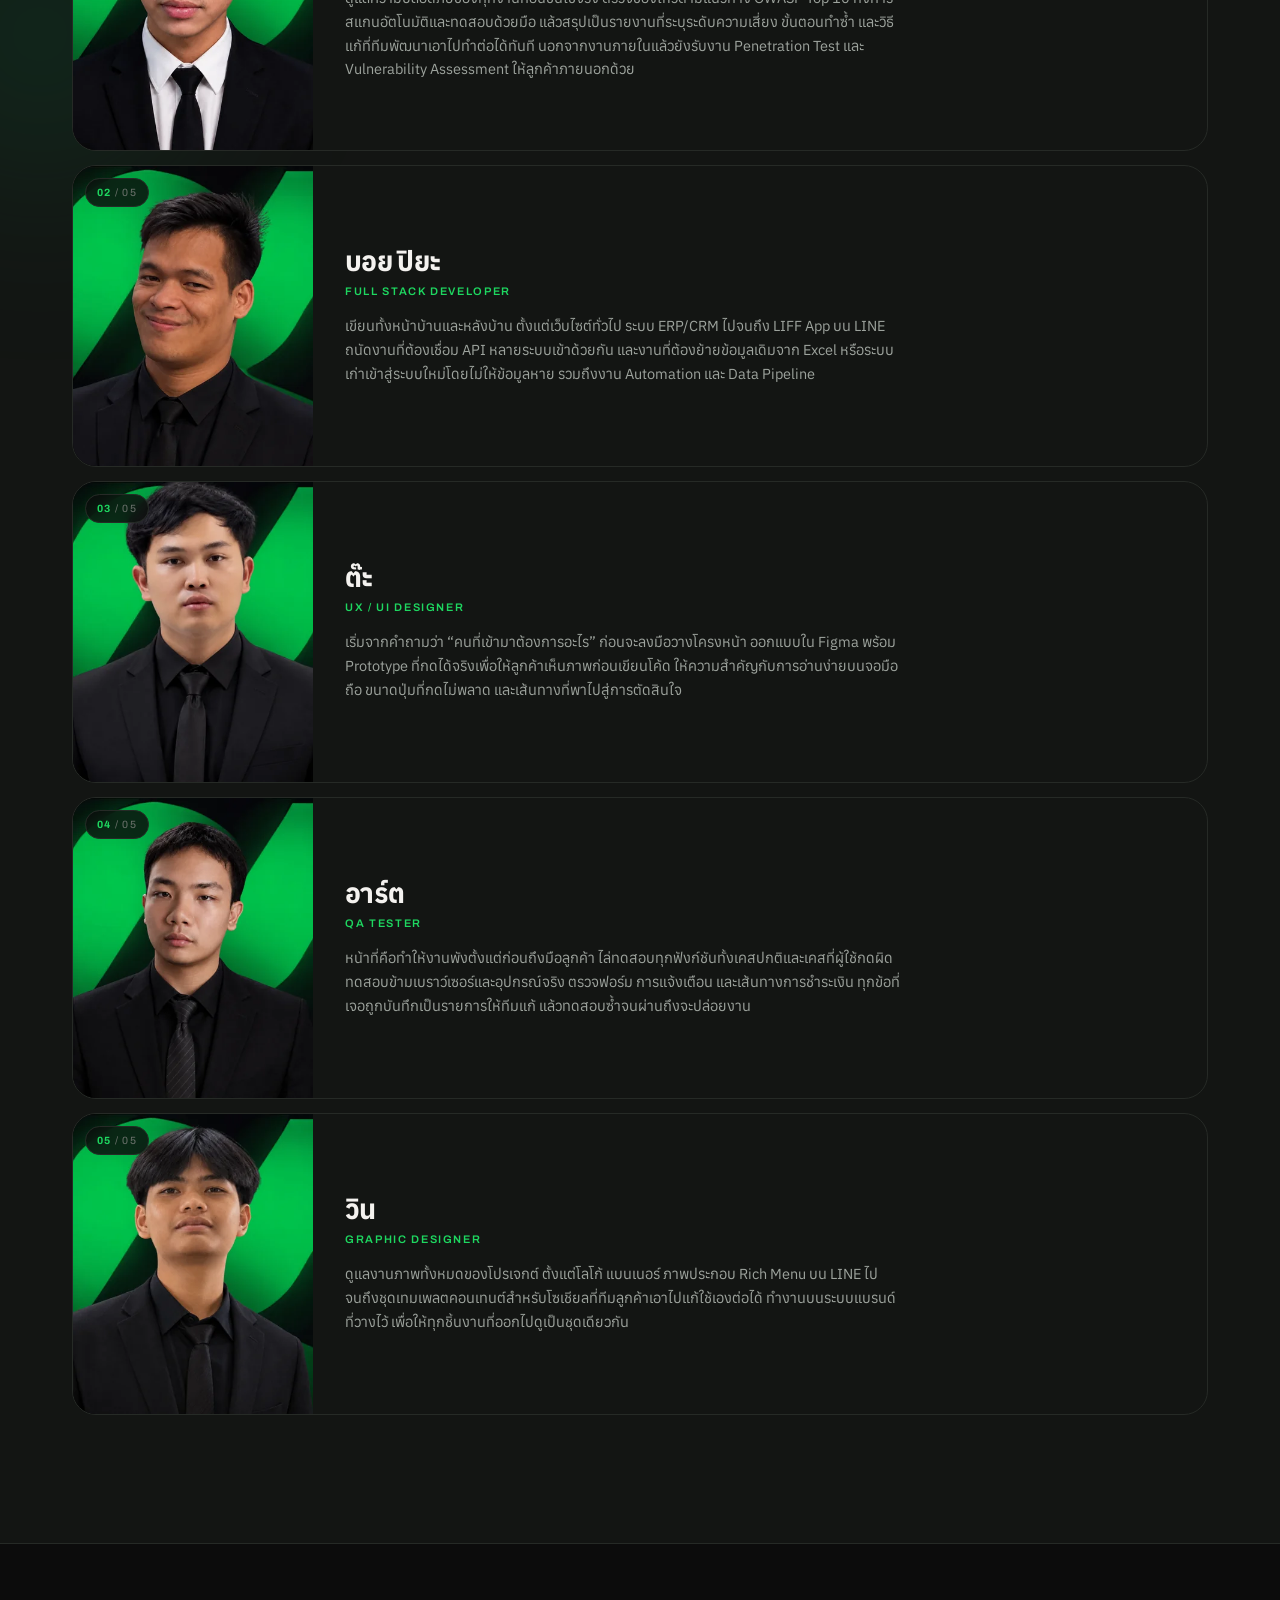
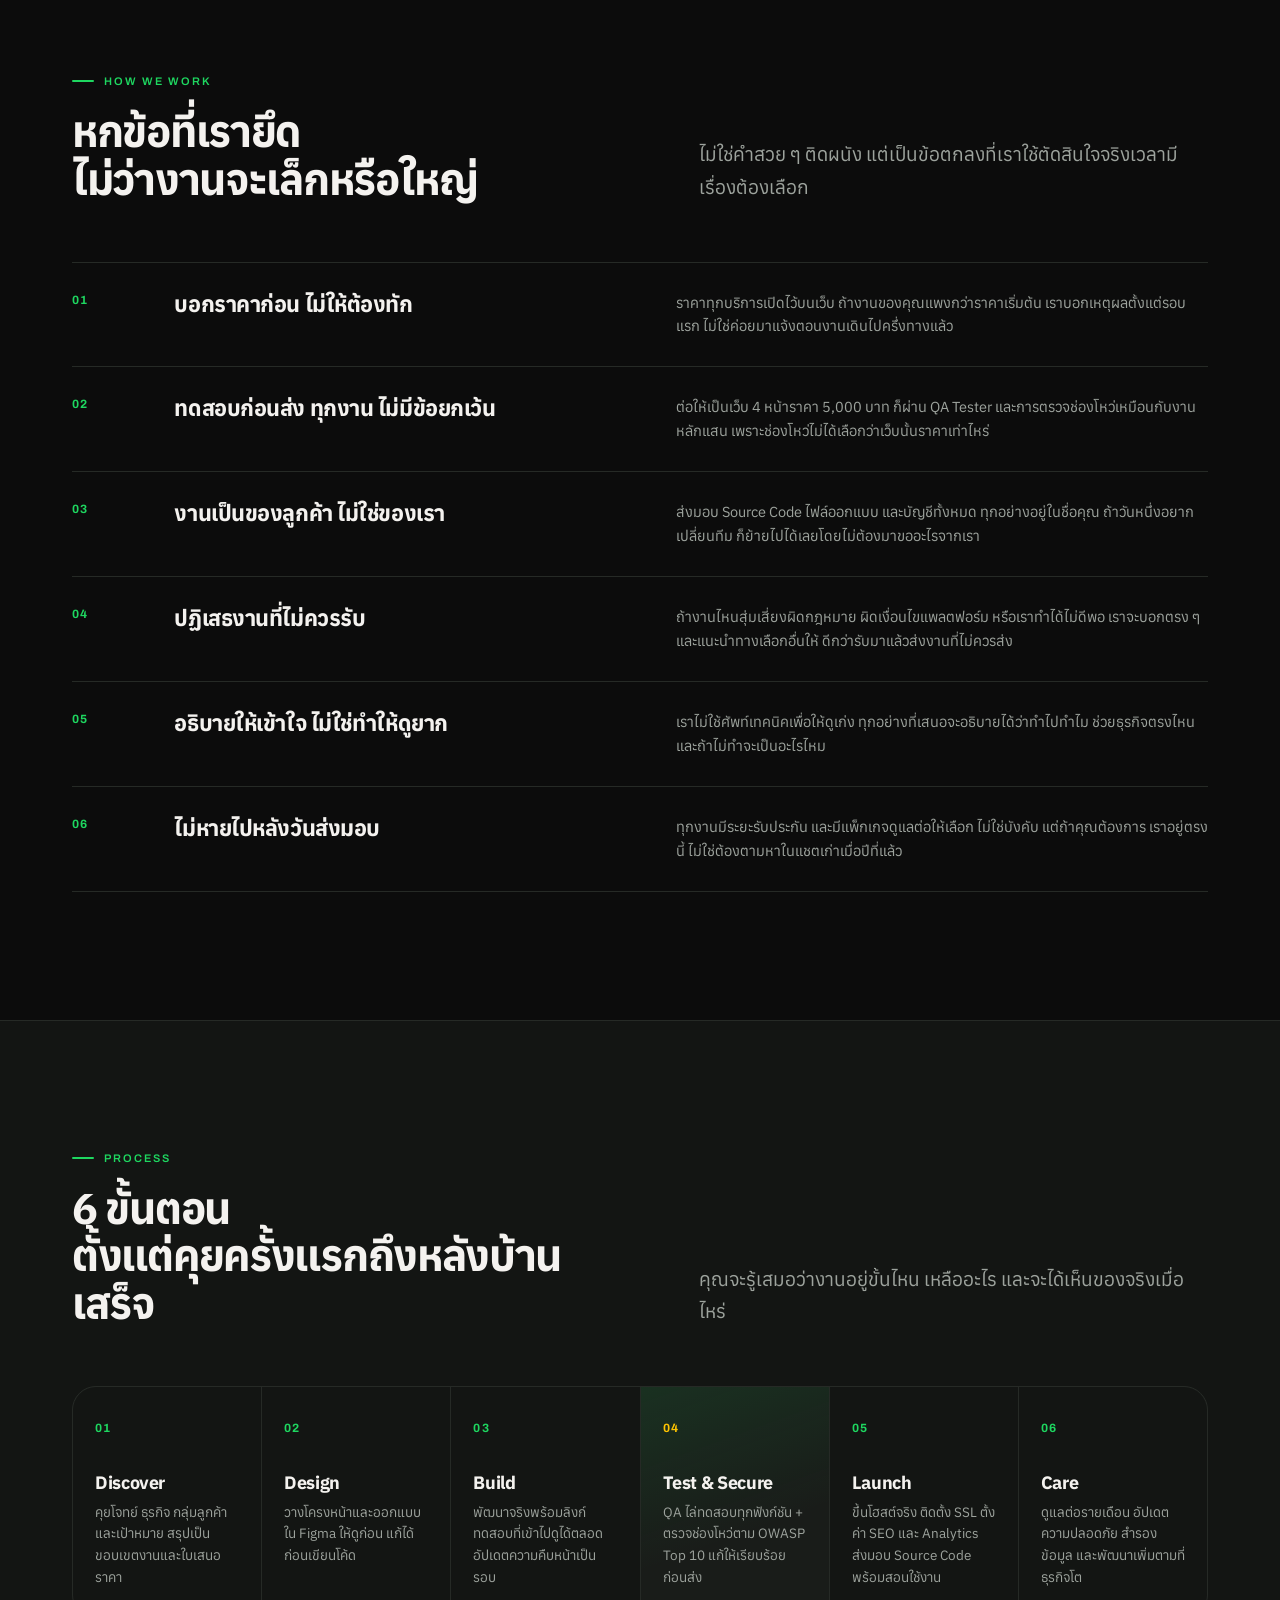
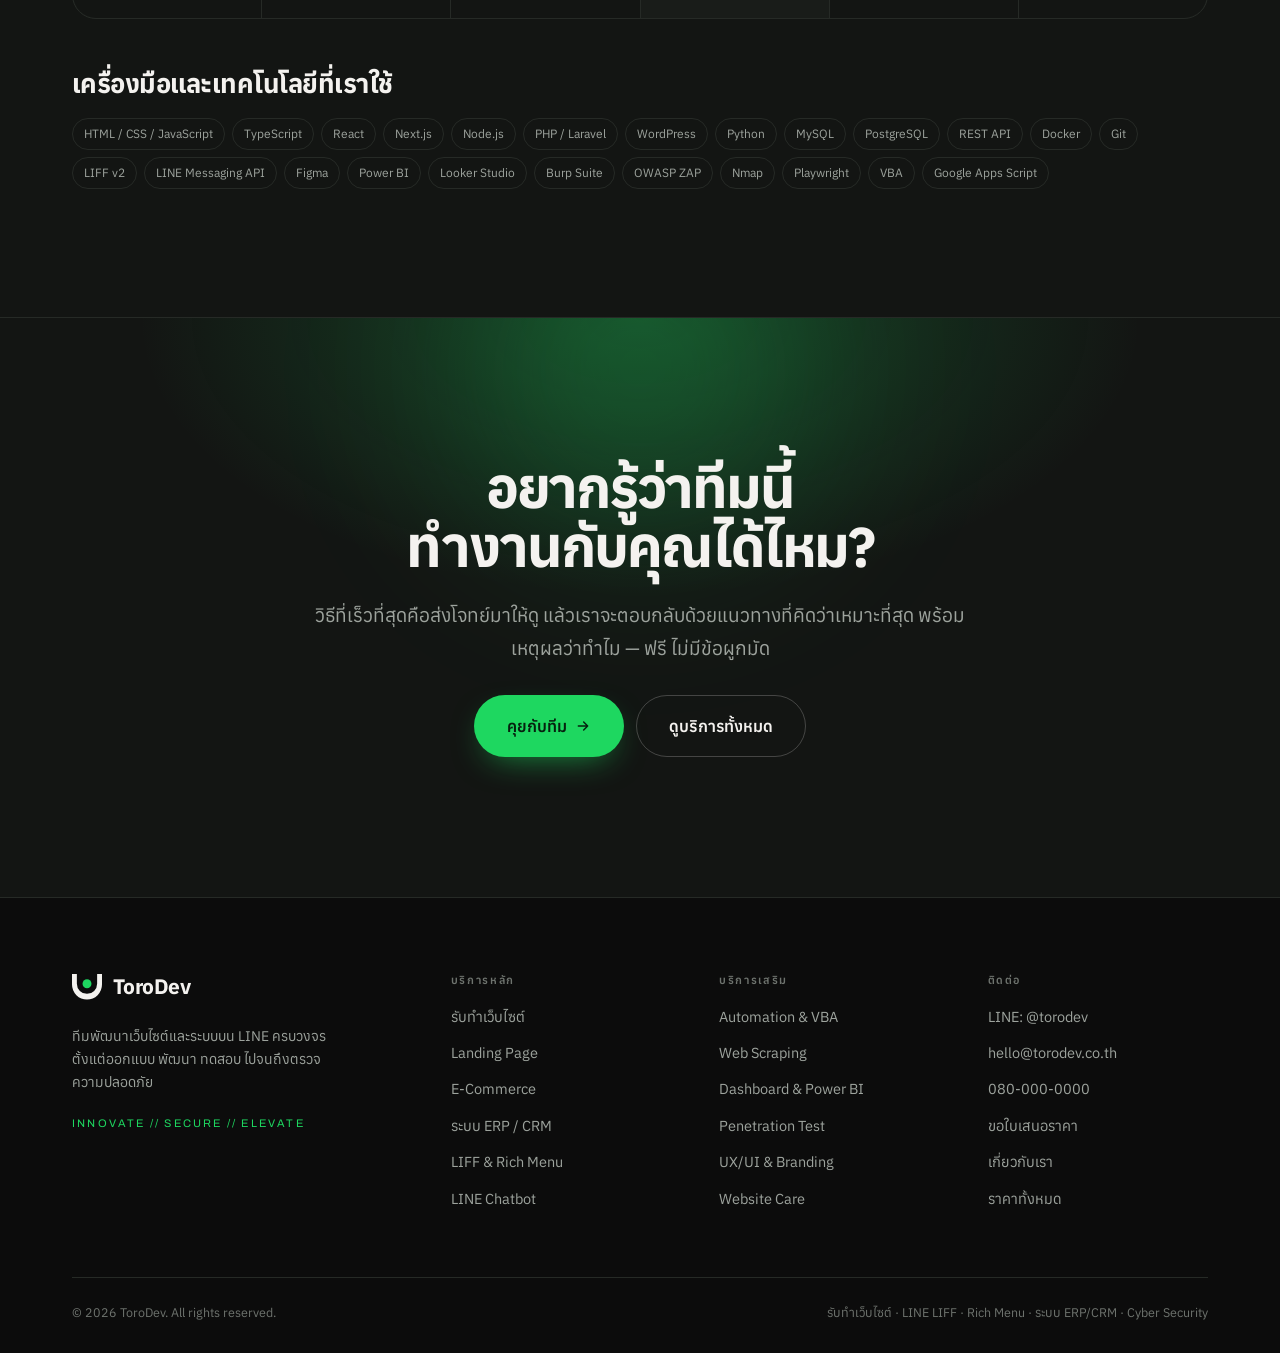
<file: about.html>
<!doctype html>
<html lang="th">
<head>
<meta charset="utf-8">
<meta name="viewport" content="width=device-width, initial-scale=1">
<title>เกี่ยวกับเรา — ทีม ToroDev ครบทั้ง UX/UI, Dev, QA และ Cyber Security</title>
<meta name="description" content="ToroDev คือทีม 5 คนที่ประกอบให้ครบทุกสายงานตั้งแต่วันแรก — UX/UI Designer, Full Stack Developer, QA Tester, Cyber Security และ Graphic Designer รู้จักทีม แนวทางการทำงาน และ 6 ขั้นตอนที่เราใช้กับทุกโปรเจกต์">
<meta name="keywords" content="ToroDev, ทีมพัฒนาเว็บไซต์, บริษัทรับทำเว็บไซต์, UX UI Designer, Full Stack Developer, QA Tester, Cyber Security">
<meta name="author" content="ToroDev">
<meta name="robots" content="index,follow,max-image-preview:large">
<meta name="theme-color" content="#0C0C0C">
<link rel="canonical" href="https://torodev.co.th/about.html">

<meta property="og:type" content="website">
<meta property="og:locale" content="th_TH">
<meta property="og:site_name" content="ToroDev">
<meta property="og:url" content="https://torodev.co.th/about.html">
<meta property="og:title" content="เกี่ยวกับเรา — ทีม ToroDev ครบทั้ง UX/UI, Dev, QA และ Cyber Security">
<meta property="og:description" content="ToroDev คือทีม 5 คนที่ประกอบให้ครบทุกสายงานตั้งแต่วันแรก — UX/UI Designer, Full Stack Developer, QA Tester, Cyber Security และ Graphic Designer รู้จักทีม แนวทางการทำงาน และ 6 ขั้นตอนที่เราใช้กับทุกโปรเจกต์">
<meta property="og:image" content="https://torodev.co.th/assets/img/og.png">
<meta property="og:image:width" content="1200">
<meta property="og:image:height" content="630">
<meta name="twitter:card" content="summary_large_image">
<meta name="twitter:title" content="เกี่ยวกับเรา — ทีม ToroDev ครบทั้ง UX/UI, Dev, QA และ Cyber Security">
<meta name="twitter:description" content="ToroDev คือทีม 5 คนที่ประกอบให้ครบทุกสายงานตั้งแต่วันแรก — UX/UI Designer, Full Stack Developer, QA Tester, Cyber Security และ Graphic Designer รู้จักทีม แนวทางการทำงาน และ 6 ขั้นตอนที่เราใช้กับทุกโปรเจกต์">
<meta name="twitter:image" content="https://torodev.co.th/assets/img/og.png">

<link rel="icon" href="/favicon.ico" sizes="32x32">
<link rel="icon" href="/favicon.svg" type="image/svg+xml">
<link rel="apple-touch-icon" href="/assets/img/icon-180.png">
<link rel="manifest" href="/site.webmanifest">

<link rel="preconnect" href="https://fonts.googleapis.com">
<link rel="preconnect" href="https://fonts.gstatic.com" crossorigin>
<link href="https://fonts.googleapis.com/css2?family=Anuphan:wght@300;400;500;600;700&family=Archivo:wght@400;500;600;700;800&display=swap" rel="stylesheet">
<link rel="stylesheet" href="/assets/css/style.css">
<script type="application/ld+json">
{"@context":"https://schema.org","@type":"BreadcrumbList","itemListElement":[
 {"@type":"ListItem","position":1,"name":"หน้าแรก","item":"https://torodev.co.th/"},
 {"@type":"ListItem","position":2,"name":"เกี่ยวกับเรา"}
]}
</script>
<script type="application/ld+json">
{"@context":"https://schema.org","@type":"AboutPage","name":"เกี่ยวกับ ToroDev","url":"https://torodev.co.th/about.html",
 "mainEntity":{"@type":"Organization","name":"ToroDev","url":"https://torodev.co.th/","slogan":"Innovate // Secure // Elevate",
 "employee":[
  {"@type":"Person","name":"ลมเหนือ","jobTitle":"Cyber Security"},
  {"@type":"Person","name":"บอย ปิยะ","jobTitle":"Full Stack Developer"},
  {"@type":"Person","name":"ต๊ะ","jobTitle":"UX/UI Designer"},
  {"@type":"Person","name":"อาร์ต","jobTitle":"QA Tester"},
  {"@type":"Person","name":"วิน","jobTitle":"Graphic Designer"}
 ]}}
</script>
</head>
<body>
<a class="skip" href="#main">ข้ามไปยังเนื้อหาหลัก</a>

<!-- icon sprite -->
<svg width="0" height="0" style="position:absolute" aria-hidden="true" focusable="false"><defs>
<symbol id="i-check" viewBox="0 0 24 24" fill="none" stroke="currentColor" stroke-width="2.6" stroke-linecap="round" stroke-linejoin="round"><path d="M20 6 9 17l-5-5"/></symbol>
<symbol id="i-arrow" viewBox="0 0 24 24" fill="none" stroke="currentColor" stroke-width="2.2" stroke-linecap="round" stroke-linejoin="round"><path d="M5 12h14M13 6l6 6-6 6"/></symbol>
<symbol id="i-web" viewBox="0 0 24 24" fill="none" stroke="currentColor" stroke-width="1.8" stroke-linecap="round" stroke-linejoin="round"><rect x="2" y="4" width="20" height="14" rx="2.5"/><path d="M2 9h20M6 6.4h.01M9 6.4h.01M8 22h8M12 18v4"/></symbol>
<symbol id="i-line" viewBox="0 0 24 24" fill="none" stroke="currentColor" stroke-width="1.8" stroke-linecap="round" stroke-linejoin="round"><path d="M21 11.2c0 4.2-4 7.6-9 7.6-.9 0-1.8-.1-2.6-.3L4 21l1.2-3.6C3.8 16 3 13.7 3 11.2 3 7 7 3.6 12 3.6s9 3.4 9 7.6Z"/><path d="M8 9.6v4M8 9.6h2.2M8 11.6h1.8M13 13.6v-4l2.6 4v-4"/></symbol>
<symbol id="i-shield" viewBox="0 0 24 24" fill="none" stroke="currentColor" stroke-width="1.8" stroke-linecap="round" stroke-linejoin="round"><path d="M12 22s8-3.5 8-10V5.5L12 2 4 5.5V12c0 6.5 8 10 8 10Z"/><path d="m9 11.8 2.1 2.1L15.4 9.6"/></symbol>
<symbol id="i-zap" viewBox="0 0 24 24" fill="none" stroke="currentColor" stroke-width="1.8" stroke-linecap="round" stroke-linejoin="round"><path d="M13 2 4 14h7l-1 8 9-12h-7l1-8Z"/></symbol>
<symbol id="i-chart" viewBox="0 0 24 24" fill="none" stroke="currentColor" stroke-width="1.8" stroke-linecap="round" stroke-linejoin="round"><path d="M3 3v17a1 1 0 0 0 1 1h17"/><rect x="7" y="12" width="3" height="5" rx="1"/><rect x="12.5" y="8" width="3" height="9" rx="1"/><rect x="18" y="5" width="3" height="12" rx="1"/></symbol>
<symbol id="i-bug" viewBox="0 0 24 24" fill="none" stroke="currentColor" stroke-width="1.8" stroke-linecap="round" stroke-linejoin="round"><path d="M11 2a3 3 0 0 1 3 3M8 6h8a4 4 0 0 1 4 4v3a8 8 0 0 1-16 0v-3a4 4 0 0 1 4-4Z"/><path d="M12 10v9M4 12H2M22 12h-2M5 7 3.5 5.5M19 7l1.5-1.5M5 17l-1.5 1.5M19 17l1.5 1.5"/></symbol>
<symbol id="i-brush" viewBox="0 0 24 24" fill="none" stroke="currentColor" stroke-width="1.8" stroke-linecap="round" stroke-linejoin="round"><path d="M12 2a9.5 9.5 0 1 0 0 19c1 0 1.8-.8 1.8-1.8 0-.5-.2-.9-.5-1.2-.3-.3-.5-.7-.5-1.2 0-1 .8-1.8 1.8-1.8h2.1A5.3 5.3 0 0 0 22 9.7C22 5.4 17.5 2 12 2Z"/><circle cx="7.5" cy="10.5" r="1.2"/><circle cx="12" cy="7" r="1.2"/><circle cx="16.5" cy="10.5" r="1.2"/></symbol>
<symbol id="i-bot" viewBox="0 0 24 24" fill="none" stroke="currentColor" stroke-width="1.8" stroke-linecap="round" stroke-linejoin="round"><rect x="3.5" y="8" width="17" height="12" rx="3"/><path d="M12 8V4.5M12 3v1.5M8 14h.01M16 14h.01M9.5 17.2h5M1.5 12.5v3M22.5 12.5v3"/></symbol>
<symbol id="i-db" viewBox="0 0 24 24" fill="none" stroke="currentColor" stroke-width="1.8" stroke-linecap="round" stroke-linejoin="round"><ellipse cx="12" cy="5.5" rx="8" ry="3.2"/><path d="M4 5.5v13c0 1.8 3.6 3.2 8 3.2s8-1.4 8-3.2v-13M4 12c0 1.8 3.6 3.2 8 3.2s8-1.4 8-3.2"/></symbol>
<symbol id="i-cycle" viewBox="0 0 24 24" fill="none" stroke="currentColor" stroke-width="1.8" stroke-linecap="round" stroke-linejoin="round"><path d="M21 12a9 9 0 0 1-15.6 6.1M3 12a9 9 0 0 1 15.6-6.1"/><path d="M21 4v5h-5M3 20v-5h5"/></symbol>
<symbol id="i-cart" viewBox="0 0 24 24" fill="none" stroke="currentColor" stroke-width="1.8" stroke-linecap="round" stroke-linejoin="round"><circle cx="9" cy="20" r="1.4"/><circle cx="18" cy="20" r="1.4"/><path d="M2 3h2.5l2.4 12.1a2 2 0 0 0 2 1.6h8.5a2 2 0 0 0 2-1.6L21 7H5.2"/></symbol>
<symbol id="i-layers" viewBox="0 0 24 24" fill="none" stroke="currentColor" stroke-width="1.8" stroke-linecap="round" stroke-linejoin="round"><path d="m12 2 9 5-9 5-9-5 9-5Z"/><path d="m3 12 9 5 9-5M3 17l9 5 9-5"/></symbol>
<symbol id="i-mail" viewBox="0 0 24 24" fill="none" stroke="currentColor" stroke-width="1.8" stroke-linecap="round" stroke-linejoin="round"><rect x="2.5" y="4.5" width="19" height="15" rx="2.5"/><path d="m3 7 8.2 5.6a1.4 1.4 0 0 0 1.6 0L21 7"/></symbol>
<symbol id="i-phone" viewBox="0 0 24 24" fill="none" stroke="currentColor" stroke-width="1.8" stroke-linecap="round" stroke-linejoin="round"><path d="M21 16.9v2.6a2 2 0 0 1-2.2 2 19.4 19.4 0 0 1-8.5-3 19 19 0 0 1-5.9-5.9 19.4 19.4 0 0 1-3-8.6A2 2 0 0 1 3.4 2H6a2 2 0 0 1 2 1.7c.1 1 .4 1.9.7 2.8a2 2 0 0 1-.5 2.1L7.1 9.8a15 15 0 0 0 5.7 5.7l1.2-1.2a2 2 0 0 1 2.1-.4c.9.3 1.8.5 2.8.6a2 2 0 0 1 1.7 2Z"/></symbol>
<symbol id="i-clock" viewBox="0 0 24 24" fill="none" stroke="currentColor" stroke-width="1.8" stroke-linecap="round" stroke-linejoin="round"><circle cx="12" cy="12" r="9.2"/><path d="M12 6.8V12l3.4 2"/></symbol>
<symbol id="i-code" viewBox="0 0 24 24" fill="none" stroke="currentColor" stroke-width="1.9" stroke-linecap="round" stroke-linejoin="round"><path d="m8.5 17-5.5-5 5.5-5M15.5 7l5.5 5-5.5 5M13.6 4l-3.2 16"/></symbol>
</defs></svg>

<header class="hdr">
  <div class="hdr-in">
    <a class="logo" href="/" aria-label="ToroDev หน้าแรก">
      <svg viewBox="13 18 74 63" aria-hidden="true"><path d="M13,18L13,44A37,37 0 0 0 87,44L87,18L75,18L75,42A25,25 0 0 1 25,42L25,18Z" fill="currentColor"/><circle cx="50" cy="42" r="11" fill="#1ED760"/></svg>
      <span class="logo-tx">ToroDev</span>
    </a>
    <nav class="nav" aria-label="เมนูหลัก">
      <a href="/">หน้าแรก</a>
      <a href="/services.html">บริการ</a>
      <a href="/pricing.html">ราคา</a>
      <a href="/about.html" class="is-here">เกี่ยวกับเรา</a>
      <a href="/contact.html">ติดต่อ</a>
    </nav>
    <div class="hdr-cta">
      <a class="btn btn--core btn--sm" href="/contact.html">ขอใบเสนอราคา<svg class="ar" width="15" height="15" aria-hidden="true"><use href="#i-arrow"/></svg></a>
      <button class="burger" type="button" aria-label="เปิดเมนู" aria-expanded="false" aria-controls="drawer">
        <span></span><span></span><span></span>
      </button>
    </div>
  </div>
</header>

<div class="drawer" id="drawer" aria-hidden="true">
  <a href="/"><span>หน้าแรก</span><span class="n">01</span></a>
  <a href="/services.html"><span>บริการ</span><span class="n">02</span></a>
  <a href="/pricing.html"><span>ราคา</span><span class="n">03</span></a>
  <a href="/about.html"><span>เกี่ยวกับเรา</span><span class="n">04</span></a>
  <a href="/contact.html"><span>ติดต่อ</span><span class="n">05</span></a>
  <a class="btn btn--core btn--lg" href="/contact.html">ขอใบเสนอราคาฟรี<svg class="ar" width="16" height="16" aria-hidden="true"><use href="#i-arrow"/></svg></a>
  <div class="drawer-foot">Innovate // Secure // Elevate</div>
</div>

<main id="main">

  <section class="pagehead">
    <div class="grid-lines" aria-hidden="true"></div>
    <div class="glow glow--core" style="width:480px;height:480px;right:-160px;top:-180px" aria-hidden="true"></div>
    <div class="wrap rel">
      <nav class="breadcrumb" aria-label="เส้นทางหน้า">
        <a href="/">หน้าแรก</a><span>/</span><span>เกี่ยวกับเรา</span>
      </nav>
      <div class="eyebrow">About</div>
      <h1 class="h1">ทีมเล็ก ที่ประกอบ<br>ให้<span class="accent">ครบสาย</span>ตั้งแต่วันแรก</h1>
      <p class="lead" style="margin-top:22px">
        ToroDev ไม่ได้ตั้งขึ้นมาเพื่อรับงานให้ได้เยอะที่สุด
        แต่ตั้งขึ้นเพราะเราเบื่อการเห็นเว็บที่ทำเสร็จสวยแล้วพังภายในสามเดือน
        เลยเลือกจะมีทั้งคนทดสอบและคนดูความปลอดภัยอยู่ในทีม ตั้งแต่ก่อนจะมีลูกค้าคนแรก
      </p>
    </div>
  </section>

  <!-- ══════════ STORY ══════════ -->
  <section class="sec sec-line">
    <div class="wrap">
      <div class="split">
        <div class="rv">
          <div class="eyebrow">Our Take</div>
          <h2 class="h2">งานที่พัง<br>มักไม่ได้พังที่โค้ด</h2>
        </div>
        <div class="rv rv-d1">
          <p class="lead">
            เว็บที่ลูกค้าเอามาให้เราซ่อม ส่วนใหญ่ไม่ได้พังเพราะเขียนโค้ดไม่เป็น
            แต่พังเพราะไม่มีใครทดสอบเคสที่ผู้ใช้ทำผิด ไม่มีใครดูว่าฟอร์มนั้นยิงข้อมูลอะไรออกไปบ้าง
            และไม่มีใครกลับมาดูมันอีกเลยหลังวันส่งมอบ
          </p>
          <p class="lead" style="margin-top:18px">
            เราเลยออกแบบทีมให้มีคนรับผิดชอบสามเรื่องที่มักถูกข้าม —
            <strong style="color:var(--tx)">ทดสอบ</strong>,
            <strong style="color:var(--tx)">ความปลอดภัย</strong> และ
            <strong style="color:var(--tx)">การดูแลต่อ</strong>
            ไม่ใช่เพราะอยากขายของเพิ่ม แต่เพราะถ้าไม่มีสามอย่างนี้ งานที่ส่งไปก็แค่รอวันมีปัญหา
          </p>
        </div>
      </div>

      <div class="stats rv" style="margin-top:60px">
        <div class="stat"><b>5</b><span>คนในทีม ครบทุกสายที่งานเว็บต้องใช้</span></div>
        <div class="stat"><b>2</b><span>บริการหลัก — เว็บไซต์ และระบบบน LINE</span></div>
        <div class="stat"><b>6</b><span>ขั้นตอนการทำงานที่เห็นความคืบหน้าได้</span></div>
        <div class="stat"><b>100%</b><span>ส่งมอบ Source Code ให้ลูกค้าทุกงาน</span></div>
      </div>
    </div>
  </section>

  <!-- ══════════ TEAM ══════════ -->
  <section class="sec sec--surface sec-line" id="team">
    <div class="glow glow--deep" style="width:440px;height:440px;left:-180px;top:12%" aria-hidden="true"></div>
    <div class="wrap rel">
      <div class="sec-head rv">
        <div>
          <div class="eyebrow">The Team</div>
          <h2 class="h2">ห้าคน ห้าหน้าที่</h2>
        </div>
        <p class="lead">
          งานของคุณจะผ่านมือทั้งห้าคนนี้ตามลำดับ ไม่มีใครทำงานทับกัน
          และไม่มีขั้นตอนไหนถูกข้ามเพราะ “ไม่มีคนทำ”
        </p>
      </div>

      <div class="profiles">
        <article class="profile rv">
          <div class="profile-pic">
            <span class="profile-n"><b>01</b> / 05</span>
            <picture>
              <source type="image/webp" srcset="/assets/img/team/lomnuea-400.webp 400w, /assets/img/team/lomnuea-720.webp 720w" sizes="(max-width:760px) 100vw, 240px">
              <img src="/assets/img/team/lomnuea-720.jpg" width="711" height="889" loading="lazy" decoding="async" alt="ลมเหนือ — Cyber Security ของ ToroDev">
            </picture>
          </div>
          <div class="profile-body">
            <h3>ลมเหนือ</h3>
            <span class="profile-role">Cyber Security</span>
            <p>ดูแลความปลอดภัยของทุกงานก่อนขึ้นใช้จริง ตรวจช่องโหว่ตามแนวทาง OWASP Top 10 ทั้งการสแกนอัตโนมัติและทดสอบด้วยมือ แล้วสรุปเป็นรายงานที่ระบุระดับความเสี่ยง ขั้นตอนทำซ้ำ และวิธีแก้ที่ทีมพัฒนาเอาไปทำต่อได้ทันที นอกจากงานภายในแล้วยังรับงาน Penetration Test และ Vulnerability Assessment ให้ลูกค้าภายนอกด้วย</p>
          </div>
        </article>
        <article class="profile rv">
          <div class="profile-pic">
            <span class="profile-n"><b>02</b> / 05</span>
            <picture>
              <source type="image/webp" srcset="/assets/img/team/boy-piya-400.webp 400w, /assets/img/team/boy-piya-720.webp 720w" sizes="(max-width:760px) 100vw, 240px">
              <img src="/assets/img/team/boy-piya-720.jpg" width="711" height="889" loading="lazy" decoding="async" alt="บอย ปิยะ — Full Stack Developer ของ ToroDev">
            </picture>
          </div>
          <div class="profile-body">
            <h3>บอย ปิยะ</h3>
            <span class="profile-role">Full Stack Developer</span>
            <p>เขียนทั้งหน้าบ้านและหลังบ้าน ตั้งแต่เว็บไซต์ทั่วไป ระบบ ERP/CRM ไปจนถึง LIFF App บน LINE ถนัดงานที่ต้องเชื่อม API หลายระบบเข้าด้วยกัน และงานที่ต้องย้ายข้อมูลเดิมจาก Excel หรือระบบเก่าเข้าสู่ระบบใหม่โดยไม่ให้ข้อมูลหาย รวมถึงงาน Automation และ Data Pipeline</p>
          </div>
        </article>
        <article class="profile rv">
          <div class="profile-pic">
            <span class="profile-n"><b>03</b> / 05</span>
            <picture>
              <source type="image/webp" srcset="/assets/img/team/tea-400.webp 400w, /assets/img/team/tea-720.webp 720w" sizes="(max-width:760px) 100vw, 240px">
              <img src="/assets/img/team/tea-720.jpg" width="711" height="889" loading="lazy" decoding="async" alt="ต๊ะ — UX/UI Designer ของ ToroDev">
            </picture>
          </div>
          <div class="profile-body">
            <h3>ต๊ะ</h3>
            <span class="profile-role">UX / UI Designer</span>
            <p>เริ่มจากคำถามว่า “คนที่เข้ามาต้องการอะไร” ก่อนจะลงมือวางโครงหน้า ออกแบบใน Figma พร้อม Prototype ที่กดได้จริงเพื่อให้ลูกค้าเห็นภาพก่อนเขียนโค้ด ให้ความสำคัญกับการอ่านง่ายบนจอมือถือ ขนาดปุ่มที่กดไม่พลาด และเส้นทางที่พาไปสู่การตัดสินใจ</p>
          </div>
        </article>
        <article class="profile rv">
          <div class="profile-pic">
            <span class="profile-n"><b>04</b> / 05</span>
            <picture>
              <source type="image/webp" srcset="/assets/img/team/art-400.webp 400w, /assets/img/team/art-720.webp 720w" sizes="(max-width:760px) 100vw, 240px">
              <img src="/assets/img/team/art-720.jpg" width="711" height="889" loading="lazy" decoding="async" alt="อาร์ต — QA Tester ของ ToroDev">
            </picture>
          </div>
          <div class="profile-body">
            <h3>อาร์ต</h3>
            <span class="profile-role">QA Tester</span>
            <p>หน้าที่คือทำให้งานพังตั้งแต่ก่อนถึงมือลูกค้า ไล่ทดสอบทุกฟังก์ชันทั้งเคสปกติและเคสที่ผู้ใช้กดผิด ทดสอบข้ามเบราว์เซอร์และอุปกรณ์จริง ตรวจฟอร์ม การแจ้งเตือน และเส้นทางการชำระเงิน ทุกข้อที่เจอถูกบันทึกเป็นรายการให้ทีมแก้ แล้วทดสอบซ้ำจนผ่านถึงจะปล่อยงาน</p>
          </div>
        </article>
        <article class="profile rv">
          <div class="profile-pic">
            <span class="profile-n"><b>05</b> / 05</span>
            <picture>
              <source type="image/webp" srcset="/assets/img/team/win-400.webp 400w, /assets/img/team/win-720.webp 720w" sizes="(max-width:760px) 100vw, 240px">
              <img src="/assets/img/team/win-720.jpg" width="711" height="889" loading="lazy" decoding="async" alt="วิน — Graphic Designer ของ ToroDev">
            </picture>
          </div>
          <div class="profile-body">
            <h3>วิน</h3>
            <span class="profile-role">Graphic Designer</span>
            <p>ดูแลงานภาพทั้งหมดของโปรเจกต์ ตั้งแต่โลโก้ แบนเนอร์ ภาพประกอบ Rich Menu บน LINE ไปจนถึงชุดเทมเพลตคอนเทนต์สำหรับโซเชียลที่ทีมลูกค้าเอาไปแก้ใช้เองต่อได้ ทำงานบนระบบแบรนด์ที่วางไว้ เพื่อให้ทุกชิ้นงานที่ออกไปดูเป็นชุดเดียวกัน</p>
          </div>
        </article>
      </div>
    </div>
  </section>

  <!-- ══════════ VALUES ══════════ -->
  <section class="sec sec-line">
    <div class="wrap">
      <div class="sec-head rv">
        <div>
          <div class="eyebrow">How we work</div>
          <h2 class="h2">หกข้อที่เรายึด<br>ไม่ว่างานจะเล็กหรือใหญ่</h2>
        </div>
        <p class="lead">
          ไม่ใช่คำสวย ๆ ติดผนัง แต่เป็นข้อตกลงที่เราใช้ตัดสินใจจริงเวลามีเรื่องต้องเลือก
        </p>
      </div>

      <div class="values rv">
        <div class="value">
          <span>01</span>
          <h3>บอกราคาก่อน ไม่ให้ต้องทัก</h3>
          <p>ราคาทุกบริการเปิดไว้บนเว็บ ถ้างานของคุณแพงกว่าราคาเริ่มต้น เราบอกเหตุผลตั้งแต่รอบแรก ไม่ใช่ค่อยมาแจ้งตอนงานเดินไปครึ่งทางแล้ว</p>
        </div>
        <div class="value">
          <span>02</span>
          <h3>ทดสอบก่อนส่ง ทุกงาน ไม่มีข้อยกเว้น</h3>
          <p>ต่อให้เป็นเว็บ 4 หน้าราคา 5,000 บาท ก็ผ่าน QA Tester และการตรวจช่องโหว่เหมือนกับงานหลักแสน เพราะช่องโหว่ไม่ได้เลือกว่าเว็บนั้นราคาเท่าไหร่</p>
        </div>
        <div class="value">
          <span>03</span>
          <h3>งานเป็นของลูกค้า ไม่ใช่ของเรา</h3>
          <p>ส่งมอบ Source Code ไฟล์ออกแบบ และบัญชีทั้งหมด ทุกอย่างอยู่ในชื่อคุณ ถ้าวันหนึ่งอยากเปลี่ยนทีม ก็ย้ายไปได้เลยโดยไม่ต้องมาขออะไรจากเรา</p>
        </div>
        <div class="value">
          <span>04</span>
          <h3>ปฏิเสธงานที่ไม่ควรรับ</h3>
          <p>ถ้างานไหนสุ่มเสี่ยงผิดกฎหมาย ผิดเงื่อนไขแพลตฟอร์ม หรือเราทำได้ไม่ดีพอ เราจะบอกตรง ๆ และแนะนำทางเลือกอื่นให้ ดีกว่ารับมาแล้วส่งงานที่ไม่ควรส่ง</p>
        </div>
        <div class="value">
          <span>05</span>
          <h3>อธิบายให้เข้าใจ ไม่ใช่ทำให้ดูยาก</h3>
          <p>เราไม่ใช้ศัพท์เทคนิคเพื่อให้ดูเก่ง ทุกอย่างที่เสนอจะอธิบายได้ว่าทำไปทำไม ช่วยธุรกิจตรงไหน และถ้าไม่ทำจะเป็นอะไรไหม</p>
        </div>
        <div class="value">
          <span>06</span>
          <h3>ไม่หายไปหลังวันส่งมอบ</h3>
          <p>ทุกงานมีระยะรับประกัน และมีแพ็กเกจดูแลต่อให้เลือก ไม่ใช่บังคับ แต่ถ้าคุณต้องการ เราอยู่ตรงนี้ ไม่ใช่ต้องตามหาในแชตเก่าเมื่อปีที่แล้ว</p>
        </div>
      </div>
    </div>
  </section>

  <!-- ══════════ PROCESS ══════════ -->
  <section class="sec sec--surface sec-line" id="process">
    <div class="wrap">
      <div class="sec-head rv">
        <div>
          <div class="eyebrow">Process</div>
          <h2 class="h2">6 ขั้นตอน<br>ตั้งแต่คุยครั้งแรกถึงหลังบ้านเสร็จ</h2>
        </div>
        <p class="lead">
          คุณจะรู้เสมอว่างานอยู่ขั้นไหน เหลืออะไร และจะได้เห็นของจริงเมื่อไหร่
        </p>
      </div>

      <div class="steps rv">
        <div class="step"><span class="step-n">01</span><h3>Discover</h3><p>คุยโจทย์ ธุรกิจ กลุ่มลูกค้า และเป้าหมาย สรุปเป็นขอบเขตงานและใบเสนอราคา</p></div>
        <div class="step"><span class="step-n">02</span><h3>Design</h3><p>วางโครงหน้าและออกแบบใน Figma ให้ดูก่อน แก้ได้ก่อนเขียนโค้ด</p></div>
        <div class="step"><span class="step-n">03</span><h3>Build</h3><p>พัฒนาจริงพร้อมลิงก์ทดสอบที่เข้าไปดูได้ตลอด อัปเดตความคืบหน้าเป็นรอบ</p></div>
        <div class="step step--hi"><span class="step-n">04</span><h3>Test &amp; Secure</h3><p>QA ไล่ทดสอบทุกฟังก์ชัน + ตรวจช่องโหว่ตาม OWASP Top 10 แก้ให้เรียบร้อยก่อนส่ง</p></div>
        <div class="step"><span class="step-n">05</span><h3>Launch</h3><p>ขึ้นโฮสต์จริง ติดตั้ง SSL ตั้งค่า SEO และ Analytics ส่งมอบ Source Code พร้อมสอนใช้งาน</p></div>
        <div class="step"><span class="step-n">06</span><h3>Care</h3><p>ดูแลต่อรายเดือน อัปเดตความปลอดภัย สำรองข้อมูล และพัฒนาเพิ่มตามที่ธุรกิจโต</p></div>
      </div>

      <div class="rv" style="margin-top:48px">
        <h3 class="h3" style="margin-bottom:16px">เครื่องมือและเทคโนโลยีที่เราใช้</h3>
        <div class="pills">
          <span>HTML / CSS / JavaScript</span><span>TypeScript</span><span>React</span><span>Next.js</span>
          <span>Node.js</span><span>PHP / Laravel</span><span>WordPress</span><span>Python</span>
          <span>MySQL</span><span>PostgreSQL</span><span>REST API</span><span>Docker</span><span>Git</span>
          <span>LIFF v2</span><span>LINE Messaging API</span><span>Figma</span>
          <span>Power BI</span><span>Looker Studio</span><span>Burp Suite</span><span>OWASP ZAP</span>
          <span>Nmap</span><span>Playwright</span><span>VBA</span><span>Google Apps Script</span>
        </div>
      </div>
    </div>
  </section>

  <section class="cta">
    <div class="glow glow--core" style="width:600px;height:420px;left:50%;transform:translateX(-50%);top:-160px;opacity:.5" aria-hidden="true"></div>
    <div class="wrap wrap-narrow rel">
      <h2 class="h1">อยากรู้ว่าทีมนี้<br>ทำงานกับคุณได้ไหม?</h2>
      <p class="lead">
        วิธีที่เร็วที่สุดคือส่งโจทย์มาให้ดู แล้วเราจะตอบกลับด้วยแนวทางที่คิดว่าเหมาะที่สุด
        พร้อมเหตุผลว่าทำไม — ฟรี ไม่มีข้อผูกมัด
      </p>
      <div class="btn-row">
        <a class="btn btn--core btn--lg" href="/contact.html">คุยกับทีม<svg class="ar" width="16" height="16" aria-hidden="true"><use href="#i-arrow"/></svg></a>
        <a class="btn btn--line btn--lg" href="/services.html">ดูบริการทั้งหมด</a>
      </div>
    </div>
  </section>
</main>

<footer class="ftr">
  <div class="wrap">
    <div class="ftr-top">
      <div class="ftr-brand">
        <a class="logo" href="/" aria-label="ToroDev">
          <svg viewBox="13 18 74 63" aria-hidden="true"><path d="M13,18L13,44A37,37 0 0 0 87,44L87,18L75,18L75,42A25,25 0 0 1 25,42L25,18Z" fill="currentColor"/><circle cx="50" cy="42" r="11" fill="#1ED760"/></svg>
          <span class="logo-tx">ToroDev</span>
        </a>
        <p>ทีมพัฒนาเว็บไซต์และระบบบน LINE ครบวงจร ตั้งแต่ออกแบบ พัฒนา ทดสอบ ไปจนถึงตรวจความปลอดภัย</p>
        <div class="ftr-tag">Innovate // Secure // Elevate</div>
      </div>

      <div>
        <h4>บริการหลัก</h4>
        <ul class="ftr-links">
          <li><a href="/services.html#web">รับทำเว็บไซต์</a></li>
          <li><a href="/services.html#web">Landing Page</a></li>
          <li><a href="/services.html#web">E-Commerce</a></li>
          <li><a href="/services.html#web">ระบบ ERP / CRM</a></li>
          <li><a href="/services.html#line">LIFF &amp; Rich Menu</a></li>
          <li><a href="/services.html#line">LINE Chatbot</a></li>
        </ul>
      </div>

      <div>
        <h4>บริการเสริม</h4>
        <ul class="ftr-links">
          <li><a href="/services.html#extra">Automation &amp; VBA</a></li>
          <li><a href="/services.html#extra">Web Scraping</a></li>
          <li><a href="/services.html#extra">Dashboard &amp; Power BI</a></li>
          <li><a href="/services.html#extra">Penetration Test</a></li>
          <li><a href="/services.html#extra">UX/UI &amp; Branding</a></li>
          <li><a href="/services.html#extra">Website Care</a></li>
        </ul>
      </div>

      <div>
        <h4>ติดต่อ</h4>
        <ul class="ftr-links">
          <li><a href="https://line.me/R/ti/p/@torodev" target="_blank" rel="noopener">LINE: @torodev</a></li>
          <li><a href="mailto:hello@torodev.co.th">hello@torodev.co.th</a></li>
          <li><a href="tel:+66800000000">080-000-0000</a></li>
          <li><a href="/contact.html">ขอใบเสนอราคา</a></li>
          <li><a href="/about.html">เกี่ยวกับเรา</a></li>
          <li><a href="/pricing.html">ราคาทั้งหมด</a></li>
        </ul>
      </div>
    </div>

    <div class="ftr-bot">
      <span>© <span data-year>2026</span> ToroDev. All rights reserved.</span>
      <span>รับทำเว็บไซต์ · LINE LIFF · Rich Menu · ระบบ ERP/CRM · Cyber Security</span>
    </div>
  </div>
</footer>

<script src="/assets/js/main.js" defer></script>
</body>
</html>
</file>
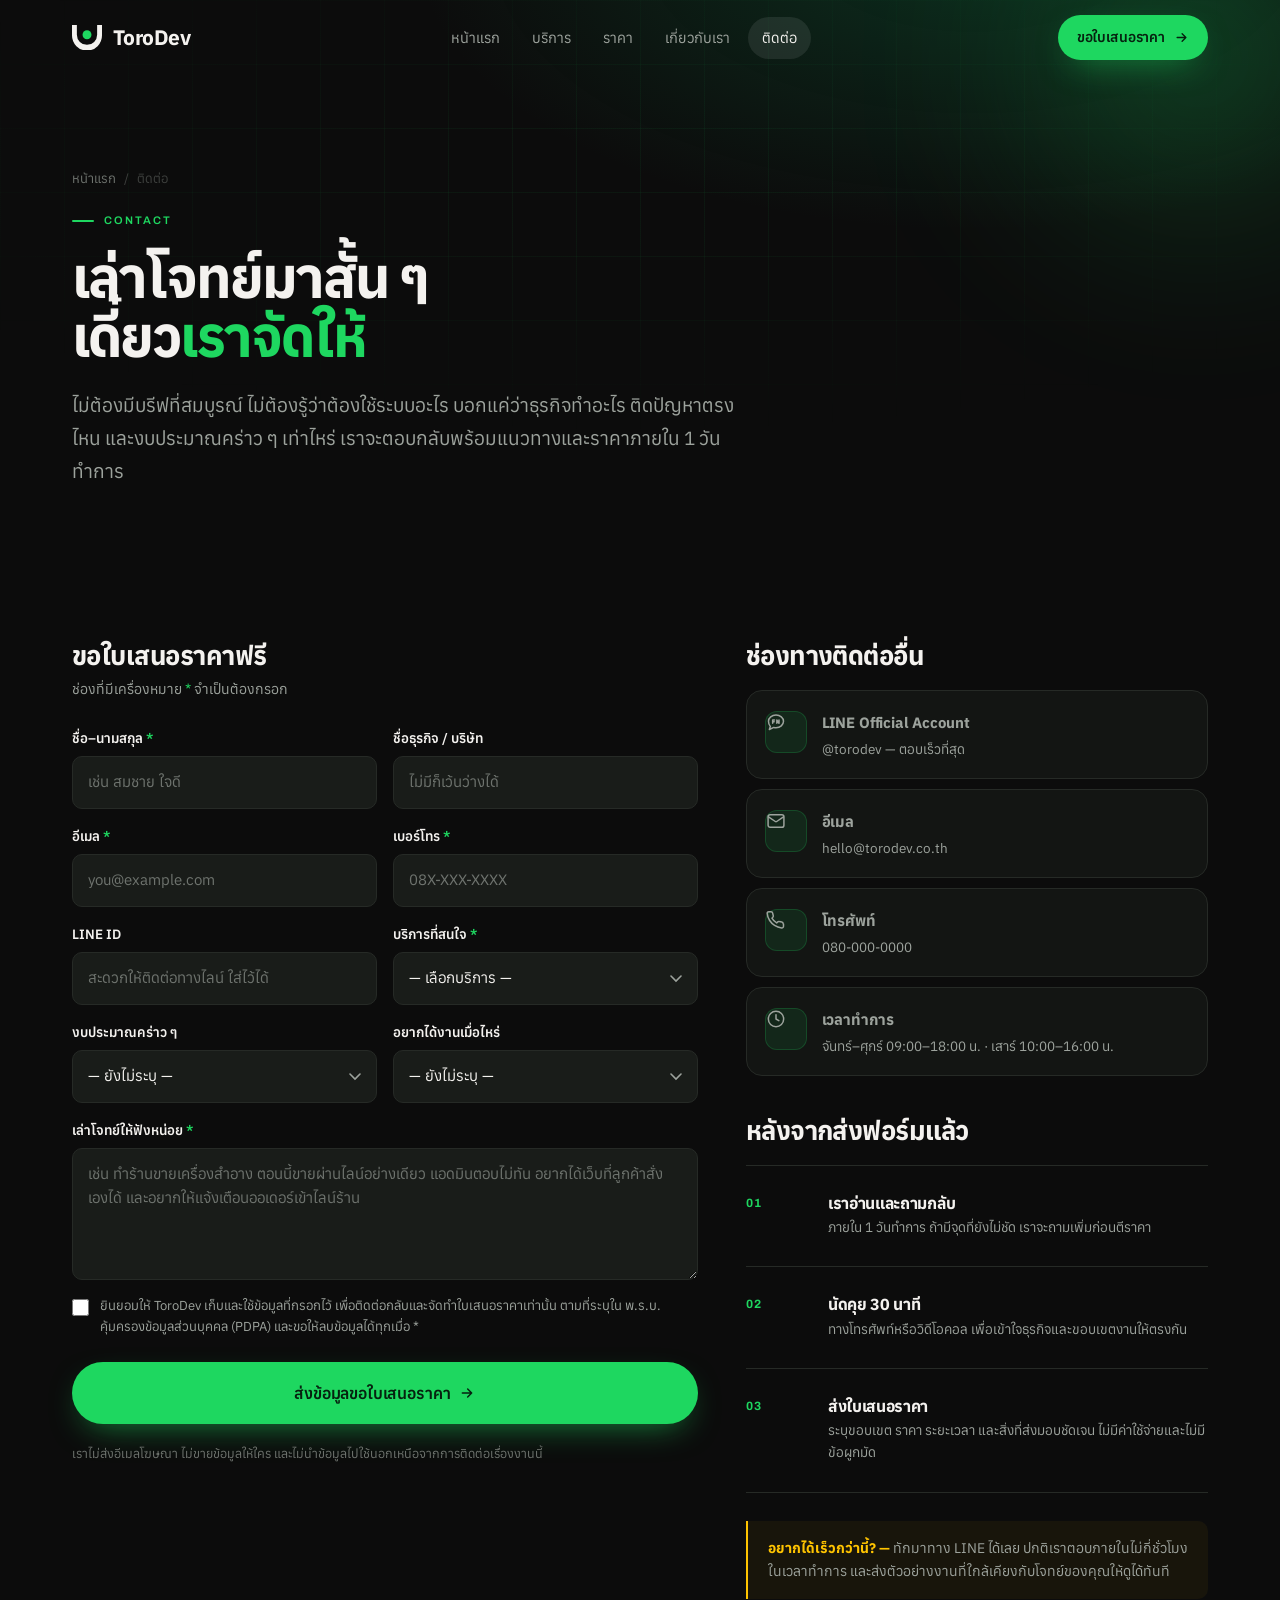
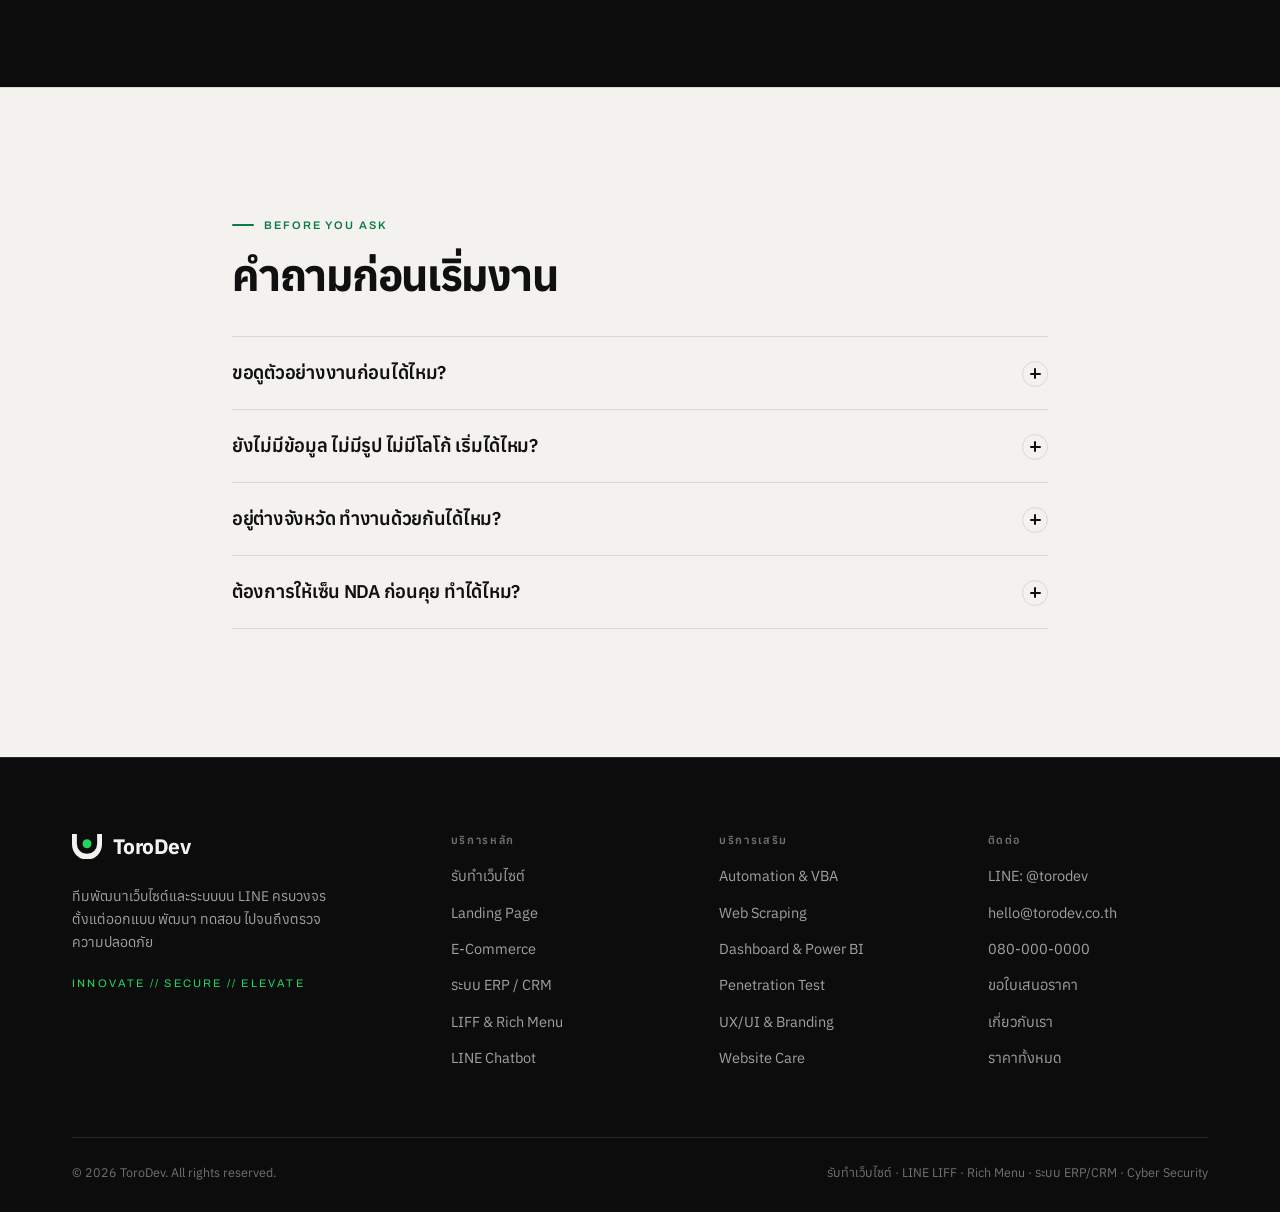
<file: contact.html>
<!doctype html>
<html lang="th">
<head>
<meta charset="utf-8">
<meta name="viewport" content="width=device-width, initial-scale=1">
<title>ติดต่อ ToroDev — ขอใบเสนอราคาฟรี รับทำเว็บไซต์และระบบ LINE</title>
<meta name="description" content="ขอใบเสนอราคาฟรีจาก ToroDev ไม่มีข้อผูกมัด ตอบกลับภายใน 1 วันทำการ — รับทำเว็บไซต์ Landing Page, เว็บบริษัท, E-Commerce, ERP/CRM, LINE OA, LIFF, Rich Menu และ Penetration Test">
<meta name="keywords" content="ติดต่อ ToroDev, ขอใบเสนอราคาเว็บไซต์, รับทำเว็บไซต์, ปรึกษาทำเว็บ, ราคาทำเว็บไซต์">
<meta name="author" content="ToroDev">
<meta name="robots" content="index,follow,max-image-preview:large">
<meta name="theme-color" content="#0C0C0C">
<link rel="canonical" href="https://torodev.co.th/contact.html">

<meta property="og:type" content="website">
<meta property="og:locale" content="th_TH">
<meta property="og:site_name" content="ToroDev">
<meta property="og:url" content="https://torodev.co.th/contact.html">
<meta property="og:title" content="ติดต่อ ToroDev — ขอใบเสนอราคาฟรี รับทำเว็บไซต์และระบบ LINE">
<meta property="og:description" content="ขอใบเสนอราคาฟรีจาก ToroDev ไม่มีข้อผูกมัด ตอบกลับภายใน 1 วันทำการ — รับทำเว็บไซต์ Landing Page, เว็บบริษัท, E-Commerce, ERP/CRM, LINE OA, LIFF, Rich Menu และ Penetration Test">
<meta property="og:image" content="https://torodev.co.th/assets/img/og.png">
<meta property="og:image:width" content="1200">
<meta property="og:image:height" content="630">
<meta name="twitter:card" content="summary_large_image">
<meta name="twitter:title" content="ติดต่อ ToroDev — ขอใบเสนอราคาฟรี รับทำเว็บไซต์และระบบ LINE">
<meta name="twitter:description" content="ขอใบเสนอราคาฟรีจาก ToroDev ไม่มีข้อผูกมัด ตอบกลับภายใน 1 วันทำการ — รับทำเว็บไซต์ Landing Page, เว็บบริษัท, E-Commerce, ERP/CRM, LINE OA, LIFF, Rich Menu และ Penetration Test">
<meta name="twitter:image" content="https://torodev.co.th/assets/img/og.png">

<link rel="icon" href="/favicon.ico" sizes="32x32">
<link rel="icon" href="/favicon.svg" type="image/svg+xml">
<link rel="apple-touch-icon" href="/assets/img/icon-180.png">
<link rel="manifest" href="/site.webmanifest">

<link rel="preconnect" href="https://fonts.googleapis.com">
<link rel="preconnect" href="https://fonts.gstatic.com" crossorigin>
<link href="https://fonts.googleapis.com/css2?family=Anuphan:wght@300;400;500;600;700&family=Archivo:wght@400;500;600;700;800&display=swap" rel="stylesheet">
<link rel="stylesheet" href="/assets/css/style.css">
<script type="application/ld+json">
{"@context":"https://schema.org","@type":"BreadcrumbList","itemListElement":[
 {"@type":"ListItem","position":1,"name":"หน้าแรก","item":"https://torodev.co.th/"},
 {"@type":"ListItem","position":2,"name":"ติดต่อ"}
]}
</script>
<script type="application/ld+json">
{"@context":"https://schema.org","@type":"ContactPage","name":"ติดต่อ ToroDev","url":"https://torodev.co.th/contact.html",
 "mainEntity":{"@type":"Organization","name":"ToroDev","email":"hello@torodev.co.th","telephone":"+66-80-000-0000",
 "contactPoint":{"@type":"ContactPoint","contactType":"sales","email":"hello@torodev.co.th","telephone":"+66-80-000-0000","availableLanguage":["th","en"]}}}
</script>
</head>
<body>
<a class="skip" href="#main">ข้ามไปยังเนื้อหาหลัก</a>

<!-- icon sprite -->
<svg width="0" height="0" style="position:absolute" aria-hidden="true" focusable="false"><defs>
<symbol id="i-check" viewBox="0 0 24 24" fill="none" stroke="currentColor" stroke-width="2.6" stroke-linecap="round" stroke-linejoin="round"><path d="M20 6 9 17l-5-5"/></symbol>
<symbol id="i-arrow" viewBox="0 0 24 24" fill="none" stroke="currentColor" stroke-width="2.2" stroke-linecap="round" stroke-linejoin="round"><path d="M5 12h14M13 6l6 6-6 6"/></symbol>
<symbol id="i-web" viewBox="0 0 24 24" fill="none" stroke="currentColor" stroke-width="1.8" stroke-linecap="round" stroke-linejoin="round"><rect x="2" y="4" width="20" height="14" rx="2.5"/><path d="M2 9h20M6 6.4h.01M9 6.4h.01M8 22h8M12 18v4"/></symbol>
<symbol id="i-line" viewBox="0 0 24 24" fill="none" stroke="currentColor" stroke-width="1.8" stroke-linecap="round" stroke-linejoin="round"><path d="M21 11.2c0 4.2-4 7.6-9 7.6-.9 0-1.8-.1-2.6-.3L4 21l1.2-3.6C3.8 16 3 13.7 3 11.2 3 7 7 3.6 12 3.6s9 3.4 9 7.6Z"/><path d="M8 9.6v4M8 9.6h2.2M8 11.6h1.8M13 13.6v-4l2.6 4v-4"/></symbol>
<symbol id="i-shield" viewBox="0 0 24 24" fill="none" stroke="currentColor" stroke-width="1.8" stroke-linecap="round" stroke-linejoin="round"><path d="M12 22s8-3.5 8-10V5.5L12 2 4 5.5V12c0 6.5 8 10 8 10Z"/><path d="m9 11.8 2.1 2.1L15.4 9.6"/></symbol>
<symbol id="i-zap" viewBox="0 0 24 24" fill="none" stroke="currentColor" stroke-width="1.8" stroke-linecap="round" stroke-linejoin="round"><path d="M13 2 4 14h7l-1 8 9-12h-7l1-8Z"/></symbol>
<symbol id="i-chart" viewBox="0 0 24 24" fill="none" stroke="currentColor" stroke-width="1.8" stroke-linecap="round" stroke-linejoin="round"><path d="M3 3v17a1 1 0 0 0 1 1h17"/><rect x="7" y="12" width="3" height="5" rx="1"/><rect x="12.5" y="8" width="3" height="9" rx="1"/><rect x="18" y="5" width="3" height="12" rx="1"/></symbol>
<symbol id="i-bug" viewBox="0 0 24 24" fill="none" stroke="currentColor" stroke-width="1.8" stroke-linecap="round" stroke-linejoin="round"><path d="M11 2a3 3 0 0 1 3 3M8 6h8a4 4 0 0 1 4 4v3a8 8 0 0 1-16 0v-3a4 4 0 0 1 4-4Z"/><path d="M12 10v9M4 12H2M22 12h-2M5 7 3.5 5.5M19 7l1.5-1.5M5 17l-1.5 1.5M19 17l1.5 1.5"/></symbol>
<symbol id="i-brush" viewBox="0 0 24 24" fill="none" stroke="currentColor" stroke-width="1.8" stroke-linecap="round" stroke-linejoin="round"><path d="M12 2a9.5 9.5 0 1 0 0 19c1 0 1.8-.8 1.8-1.8 0-.5-.2-.9-.5-1.2-.3-.3-.5-.7-.5-1.2 0-1 .8-1.8 1.8-1.8h2.1A5.3 5.3 0 0 0 22 9.7C22 5.4 17.5 2 12 2Z"/><circle cx="7.5" cy="10.5" r="1.2"/><circle cx="12" cy="7" r="1.2"/><circle cx="16.5" cy="10.5" r="1.2"/></symbol>
<symbol id="i-bot" viewBox="0 0 24 24" fill="none" stroke="currentColor" stroke-width="1.8" stroke-linecap="round" stroke-linejoin="round"><rect x="3.5" y="8" width="17" height="12" rx="3"/><path d="M12 8V4.5M12 3v1.5M8 14h.01M16 14h.01M9.5 17.2h5M1.5 12.5v3M22.5 12.5v3"/></symbol>
<symbol id="i-db" viewBox="0 0 24 24" fill="none" stroke="currentColor" stroke-width="1.8" stroke-linecap="round" stroke-linejoin="round"><ellipse cx="12" cy="5.5" rx="8" ry="3.2"/><path d="M4 5.5v13c0 1.8 3.6 3.2 8 3.2s8-1.4 8-3.2v-13M4 12c0 1.8 3.6 3.2 8 3.2s8-1.4 8-3.2"/></symbol>
<symbol id="i-cycle" viewBox="0 0 24 24" fill="none" stroke="currentColor" stroke-width="1.8" stroke-linecap="round" stroke-linejoin="round"><path d="M21 12a9 9 0 0 1-15.6 6.1M3 12a9 9 0 0 1 15.6-6.1"/><path d="M21 4v5h-5M3 20v-5h5"/></symbol>
<symbol id="i-cart" viewBox="0 0 24 24" fill="none" stroke="currentColor" stroke-width="1.8" stroke-linecap="round" stroke-linejoin="round"><circle cx="9" cy="20" r="1.4"/><circle cx="18" cy="20" r="1.4"/><path d="M2 3h2.5l2.4 12.1a2 2 0 0 0 2 1.6h8.5a2 2 0 0 0 2-1.6L21 7H5.2"/></symbol>
<symbol id="i-layers" viewBox="0 0 24 24" fill="none" stroke="currentColor" stroke-width="1.8" stroke-linecap="round" stroke-linejoin="round"><path d="m12 2 9 5-9 5-9-5 9-5Z"/><path d="m3 12 9 5 9-5M3 17l9 5 9-5"/></symbol>
<symbol id="i-mail" viewBox="0 0 24 24" fill="none" stroke="currentColor" stroke-width="1.8" stroke-linecap="round" stroke-linejoin="round"><rect x="2.5" y="4.5" width="19" height="15" rx="2.5"/><path d="m3 7 8.2 5.6a1.4 1.4 0 0 0 1.6 0L21 7"/></symbol>
<symbol id="i-phone" viewBox="0 0 24 24" fill="none" stroke="currentColor" stroke-width="1.8" stroke-linecap="round" stroke-linejoin="round"><path d="M21 16.9v2.6a2 2 0 0 1-2.2 2 19.4 19.4 0 0 1-8.5-3 19 19 0 0 1-5.9-5.9 19.4 19.4 0 0 1-3-8.6A2 2 0 0 1 3.4 2H6a2 2 0 0 1 2 1.7c.1 1 .4 1.9.7 2.8a2 2 0 0 1-.5 2.1L7.1 9.8a15 15 0 0 0 5.7 5.7l1.2-1.2a2 2 0 0 1 2.1-.4c.9.3 1.8.5 2.8.6a2 2 0 0 1 1.7 2Z"/></symbol>
<symbol id="i-clock" viewBox="0 0 24 24" fill="none" stroke="currentColor" stroke-width="1.8" stroke-linecap="round" stroke-linejoin="round"><circle cx="12" cy="12" r="9.2"/><path d="M12 6.8V12l3.4 2"/></symbol>
<symbol id="i-code" viewBox="0 0 24 24" fill="none" stroke="currentColor" stroke-width="1.9" stroke-linecap="round" stroke-linejoin="round"><path d="m8.5 17-5.5-5 5.5-5M15.5 7l5.5 5-5.5 5M13.6 4l-3.2 16"/></symbol>
</defs></svg>

<header class="hdr">
  <div class="hdr-in">
    <a class="logo" href="/" aria-label="ToroDev หน้าแรก">
      <svg viewBox="13 18 74 63" aria-hidden="true"><path d="M13,18L13,44A37,37 0 0 0 87,44L87,18L75,18L75,42A25,25 0 0 1 25,42L25,18Z" fill="currentColor"/><circle cx="50" cy="42" r="11" fill="#1ED760"/></svg>
      <span class="logo-tx">ToroDev</span>
    </a>
    <nav class="nav" aria-label="เมนูหลัก">
      <a href="/">หน้าแรก</a>
      <a href="/services.html">บริการ</a>
      <a href="/pricing.html">ราคา</a>
      <a href="/about.html">เกี่ยวกับเรา</a>
      <a href="/contact.html" class="is-here">ติดต่อ</a>
    </nav>
    <div class="hdr-cta">
      <a class="btn btn--core btn--sm" href="/contact.html">ขอใบเสนอราคา<svg class="ar" width="15" height="15" aria-hidden="true"><use href="#i-arrow"/></svg></a>
      <button class="burger" type="button" aria-label="เปิดเมนู" aria-expanded="false" aria-controls="drawer">
        <span></span><span></span><span></span>
      </button>
    </div>
  </div>
</header>

<div class="drawer" id="drawer" aria-hidden="true">
  <a href="/"><span>หน้าแรก</span><span class="n">01</span></a>
  <a href="/services.html"><span>บริการ</span><span class="n">02</span></a>
  <a href="/pricing.html"><span>ราคา</span><span class="n">03</span></a>
  <a href="/about.html"><span>เกี่ยวกับเรา</span><span class="n">04</span></a>
  <a href="/contact.html"><span>ติดต่อ</span><span class="n">05</span></a>
  <a class="btn btn--core btn--lg" href="/contact.html">ขอใบเสนอราคาฟรี<svg class="ar" width="16" height="16" aria-hidden="true"><use href="#i-arrow"/></svg></a>
  <div class="drawer-foot">Innovate // Secure // Elevate</div>
</div>

<main id="main">

  <section class="pagehead">
    <div class="grid-lines" aria-hidden="true"></div>
    <div class="glow glow--core" style="width:480px;height:480px;right:-160px;top:-180px" aria-hidden="true"></div>
    <div class="wrap rel">
      <nav class="breadcrumb" aria-label="เส้นทางหน้า">
        <a href="/">หน้าแรก</a><span>/</span><span>ติดต่อ</span>
      </nav>
      <div class="eyebrow">Contact</div>
      <h1 class="h1">เล่าโจทย์มาสั้น ๆ<br>เดี๋ยว<span class="accent">เราจัดให้</span></h1>
      <p class="lead" style="margin-top:22px">
        ไม่ต้องมีบรีฟที่สมบูรณ์ ไม่ต้องรู้ว่าต้องใช้ระบบอะไร
        บอกแค่ว่าธุรกิจทำอะไร ติดปัญหาตรงไหน และงบประมาณคร่าว ๆ เท่าไหร่
        เราจะตอบกลับพร้อมแนวทางและราคาภายใน 1 วันทำการ
      </p>
    </div>
  </section>

  <section class="sec sec--tight">
    <div class="wrap">
      <div class="contact-grid">

        <!-- ── form ── -->
        <div class="rv">
          <div id="formStatus" role="status" aria-live="polite"></div>

          <h2 class="h3" style="margin-bottom:6px">ขอใบเสนอราคาฟรี</h2>
          <p class="dim small" style="margin-bottom:26px">ช่องที่มีเครื่องหมาย <span class="accent">*</span> จำเป็นต้องกรอก</p>

          <form class="form" action="/contact.php" method="post" accept-charset="UTF-8" data-validate novalidate>
            <input type="text" name="website" class="hp" tabindex="-1" autocomplete="off" aria-hidden="true">

            <div class="form-row">
              <div class="field">
                <label for="f-name">ชื่อ–นามสกุล <span class="req">*</span></label>
                <input type="text" id="f-name" name="name" required autocomplete="name" placeholder="เช่น สมชาย ใจดี" maxlength="120">
                <span class="field-err"></span>
              </div>
              <div class="field">
                <label for="f-company">ชื่อธุรกิจ / บริษัท</label>
                <input type="text" id="f-company" name="company" autocomplete="organization" placeholder="ไม่มีก็เว้นว่างได้" maxlength="120">
              </div>
            </div>

            <div class="form-row">
              <div class="field">
                <label for="f-email">อีเมล <span class="req">*</span></label>
                <input type="email" id="f-email" name="email" required autocomplete="email" placeholder="you@example.com" maxlength="160">
                <span class="field-err"></span>
              </div>
              <div class="field">
                <label for="f-phone">เบอร์โทร <span class="req">*</span></label>
                <input type="tel" id="f-phone" name="phone" required autocomplete="tel" placeholder="08X-XXX-XXXX" maxlength="30">
                <span class="field-err"></span>
              </div>
            </div>

            <div class="form-row">
              <div class="field">
                <label for="f-line">LINE ID</label>
                <input type="text" id="f-line" name="line" placeholder="สะดวกให้ติดต่อทางไลน์ ใส่ไว้ได้" maxlength="80">
              </div>
              <div class="field">
                <label for="f-service">บริการที่สนใจ <span class="req">*</span></label>
                <select id="f-service" name="service" required>
                  <option value="">— เลือกบริการ —</option>
                  <optgroup label="เว็บไซต์ &amp; ระบบ">
                    <option value="landing">Landing Page 4 หน้า (เริ่ม ฿5,000)</option>
                    <option value="business">เว็บไซต์บริษัท (เริ่ม ฿15,000)</option>
                    <option value="commerce">ร้านค้าออนไลน์ (เริ่ม ฿45,000)</option>
                    <option value="platform">ระบบ ERP / CRM (เริ่ม ฿120,000)</option>
                  </optgroup>
                  <optgroup label="ระบบบน LINE">
                    <option value="line-starter">LINE OA + Rich Menu (เริ่ม ฿3,500)</option>
                    <option value="line-rich">Rich Menu + Flex Message (เริ่ม ฿9,000)</option>
                    <option value="liff">LIFF App (เริ่ม ฿18,000)</option>
                    <option value="line-commerce">LINE Commerce &amp; Chatbot (เริ่ม ฿45,000)</option>
                  </optgroup>
                  <optgroup label="บริการเสริม">
                    <option value="automation">Automation / Excel / VBA (เริ่ม ฿3,500)</option>
                    <option value="scraping">Web Scraping / Data Pipeline (เริ่ม ฿6,000)</option>
                    <option value="bot">Automate Script / Bot (เริ่ม ฿5,000)</option>
                    <option value="dashboard">Dashboard / Power BI (เริ่ม ฿6,500)</option>
                    <option value="pentest">Penetration Test / VA (เริ่ม ฿15,000)</option>
                    <option value="design">UX/UI, โลโก้, Branding (เริ่ม ฿4,500)</option>
                    <option value="care">Website Care (เริ่ม ฿1,500/เดือน)</option>
                  </optgroup>
                  <option value="other">อื่น ๆ / ยังไม่แน่ใจ</option>
                </select>
                <span class="field-err"></span>
              </div>
            </div>

            <div class="form-row">
              <div class="field">
                <label for="f-budget">งบประมาณคร่าว ๆ</label>
                <select id="f-budget" name="budget">
                  <option value="">— ยังไม่ระบุ —</option>
                  <option value="ต่ำกว่า 10,000">ต่ำกว่า 10,000 บาท</option>
                  <option value="10,000–30,000">10,000 – 30,000 บาท</option>
                  <option value="30,000–80,000">30,000 – 80,000 บาท</option>
                  <option value="80,000–200,000">80,000 – 200,000 บาท</option>
                  <option value="มากกว่า 200,000">มากกว่า 200,000 บาท</option>
                </select>
              </div>
              <div class="field">
                <label for="f-timeline">อยากได้งานเมื่อไหร่</label>
                <select id="f-timeline" name="timeline">
                  <option value="">— ยังไม่ระบุ —</option>
                  <option value="เร่งด่วน ภายใน 2 สัปดาห์">เร่งด่วน ภายใน 2 สัปดาห์</option>
                  <option value="ภายใน 1 เดือน">ภายใน 1 เดือน</option>
                  <option value="ภายใน 2–3 เดือน">ภายใน 2–3 เดือน</option>
                  <option value="ยังไม่รีบ กำลังหาข้อมูล">ยังไม่รีบ กำลังหาข้อมูล</option>
                </select>
              </div>
            </div>

            <div class="field">
              <label for="f-message">เล่าโจทย์ให้ฟังหน่อย <span class="req">*</span></label>
              <textarea id="f-message" name="message" required maxlength="4000" placeholder="เช่น ทำร้านขายเครื่องสำอาง ตอนนี้ขายผ่านไลน์อย่างเดียว แอดมินตอบไม่ทัน อยากได้เว็บที่ลูกค้าสั่งเองได้ และอยากให้แจ้งเตือนออเดอร์เข้าไลน์ร้าน"></textarea>
              <span class="field-err"></span>
            </div>

            <label class="consent">
              <input type="checkbox" name="consent" value="1" required>
              <span>ยินยอมให้ ToroDev เก็บและใช้ข้อมูลที่กรอกไว้ เพื่อติดต่อกลับและจัดทำใบเสนอราคาเท่านั้น ตามที่ระบุใน พ.ร.บ. คุ้มครองข้อมูลส่วนบุคคล (PDPA) และขอให้ลบข้อมูลได้ทุกเมื่อ <span class="req">*</span></span>
            </label>

            <button class="btn btn--core btn--lg btn--block" type="submit" style="margin-top:8px">
              ส่งข้อมูลขอใบเสนอราคา<svg class="ar" width="16" height="16" aria-hidden="true"><use href="#i-arrow"/></svg>
            </button>

            <p class="tiny" style="margin-top:4px">
              เราไม่ส่งอีเมลโฆษณา ไม่ขายข้อมูลให้ใคร และไม่นำข้อมูลไปใช้นอกเหนือจากการติดต่อเรื่องงานนี้
            </p>
          </form>
        </div>

        <!-- ── channels ── -->
        <aside class="rv rv-d1">
          <h2 class="h3" style="margin-bottom:18px">ช่องทางติดต่ออื่น</h2>
          <div class="grid" style="gap:10px">
            <a class="ch" href="https://line.me/R/ti/p/@torodev" target="_blank" rel="noopener">
              <span class="ch-ic"><svg aria-hidden="true"><use href="#i-line"/></svg></span>
              <span><b>LINE Official Account</b><span>@torodev — ตอบเร็วที่สุด</span></span>
            </a>
            <a class="ch" href="mailto:hello@torodev.co.th">
              <span class="ch-ic"><svg aria-hidden="true"><use href="#i-mail"/></svg></span>
              <span><b>อีเมล</b><span>hello@torodev.co.th</span></span>
            </a>
            <a class="ch" href="tel:+66800000000">
              <span class="ch-ic"><svg aria-hidden="true"><use href="#i-phone"/></svg></span>
              <span><b>โทรศัพท์</b><span>080-000-0000</span></span>
            </a>
            <div class="ch" style="cursor:default">
              <span class="ch-ic"><svg aria-hidden="true"><use href="#i-clock"/></svg></span>
              <span><b>เวลาทำการ</b><span>จันทร์–ศุกร์ 09:00–18:00 น. · เสาร์ 10:00–16:00 น.</span></span>
            </div>
          </div>

          <h2 class="h3" style="margin:38px 0 18px">หลังจากส่งฟอร์มแล้ว</h2>
          <div class="values" style="border-top-color:var(--line)">
            <div class="value" style="grid-template-columns:44px 1fr">
              <span>01</span>
              <div>
                <h3 style="font-size:16px">เราอ่านและถามกลับ</h3>
                <p style="font-size:13.5px;margin-top:4px">ภายใน 1 วันทำการ ถ้ามีจุดที่ยังไม่ชัด เราจะถามเพิ่มก่อนตีราคา</p>
              </div>
            </div>
            <div class="value" style="grid-template-columns:44px 1fr">
              <span>02</span>
              <div>
                <h3 style="font-size:16px">นัดคุย 30 นาที</h3>
                <p style="font-size:13.5px;margin-top:4px">ทางโทรศัพท์หรือวิดีโอคอล เพื่อเข้าใจธุรกิจและขอบเขตงานให้ตรงกัน</p>
              </div>
            </div>
            <div class="value" style="grid-template-columns:44px 1fr">
              <span>03</span>
              <div>
                <h3 style="font-size:16px">ส่งใบเสนอราคา</h3>
                <p style="font-size:13.5px;margin-top:4px">ระบุขอบเขต ราคา ระยะเวลา และสิ่งที่ส่งมอบชัดเจน ไม่มีค่าใช้จ่ายและไม่มีข้อผูกมัด</p>
              </div>
            </div>
          </div>

          <div class="note" style="margin-top:28px">
            <b>อยากได้เร็วกว่านี้? —</b>
            ทักมาทาง LINE ได้เลย ปกติเราตอบภายในไม่กี่ชั่วโมงในเวลาทำการ
            และส่งตัวอย่างงานที่ใกล้เคียงกับโจทย์ของคุณให้ดูได้ทันที
          </div>
        </aside>
      </div>
    </div>
  </section>

  <!-- ══════════ MINI FAQ ══════════ -->
  <section class="sec sec--paper sec-line">
    <div class="wrap wrap-narrow">
      <div class="rv" style="margin-bottom:36px">
        <div class="eyebrow">Before you ask</div>
        <h2 class="h2">คำถามก่อนเริ่มงาน</h2>
      </div>
      <div class="faq rv">
        <div class="faq-item">
          <button class="faq-q" type="button" aria-expanded="false" aria-controls="ca1" id="cq1">
            <span>ขอดูตัวอย่างงานก่อนได้ไหม?</span><span class="faq-ic" aria-hidden="true"></span>
          </button>
          <div class="faq-a" id="ca1" role="region" aria-labelledby="cq1"><div class="faq-a-in">
            <p>ได้ครับ ทักมาทาง LINE แล้วบอกว่าธุรกิจของคุณทำอะไร เราจะเลือกตัวอย่างที่ใกล้เคียงกับโจทย์ส่งให้ดู</p>
            <p>งานบางชิ้นอยู่ระหว่างขออนุญาตลูกค้าเพื่อเผยแพร่ ถ้าเป็นเคสที่เผยแพร่ไม่ได้ เราจะเล่าให้ฟังว่าทำอะไรไปบ้างโดยไม่ระบุชื่อลูกค้า</p>
          </div></div>
        </div>
        <div class="faq-item">
          <button class="faq-q" type="button" aria-expanded="false" aria-controls="ca2" id="cq2">
            <span>ยังไม่มีข้อมูล ไม่มีรูป ไม่มีโลโก้ เริ่มได้ไหม?</span><span class="faq-ic" aria-hidden="true"></span>
          </button>
          <div class="faq-a" id="ca2" role="region" aria-labelledby="cq2"><div class="faq-a-in">
            <p>เริ่มได้ ลูกค้าส่วนใหญ่ก็เริ่มจากตรงนี้ เราช่วยร่างข้อความให้ได้ (700 บาท/หน้า) และรับออกแบบโลโก้ให้ได้ (เริ่ม 4,500 บาท)</p>
            <p>ส่วนรูป ถ้ายังไม่มี เราแนะนำแหล่งภาพที่ใช้เชิงพาณิชย์ได้อย่างถูกลิขสิทธิ์ หรือช่วยจัดวางให้ดูดีด้วยกราฟิกแทนได้</p>
          </div></div>
        </div>
        <div class="faq-item">
          <button class="faq-q" type="button" aria-expanded="false" aria-controls="ca3" id="cq3">
            <span>อยู่ต่างจังหวัด ทำงานด้วยกันได้ไหม?</span><span class="faq-ic" aria-hidden="true"></span>
          </button>
          <div class="faq-a" id="ca3" role="region" aria-labelledby="cq3"><div class="faq-a-in">
            <p>ได้ ลูกค้าส่วนใหญ่ของเราทำงานกันทางออนไลน์ทั้งหมด ตั้งแต่คุยโจทย์ ดูดีไซน์ ทดสอบระบบ ไปจนถึงส่งมอบและสอนใช้งาน</p>
            <p>เอกสารเซ็นผ่านระบบลายเซ็นดิจิทัลได้ และถ้างานไหนจำเป็นต้องเข้าไปดูหน้างานจริง เราแจ้งค่าเดินทางให้ทราบก่อนเสมอ</p>
          </div></div>
        </div>
        <div class="faq-item">
          <button class="faq-q" type="button" aria-expanded="false" aria-controls="ca4" id="cq4">
            <span>ต้องการให้เซ็น NDA ก่อนคุย ทำได้ไหม?</span><span class="faq-ic" aria-hidden="true"></span>
          </button>
          <div class="faq-a" id="ca4" role="region" aria-labelledby="cq4"><div class="faq-a-in">
            <p>ได้ครับ ส่งแบบฟอร์มของคุณมาได้เลย หรือถ้ายังไม่มี เรามีแบบฟอร์มมาตรฐานให้ใช้</p>
            <p>สำหรับงานด้านความปลอดภัย เราจะทำเอกสารขอบเขตการทดสอบและหนังสืออนุญาตให้เซ็นก่อนเริ่มงานอยู่แล้วทุกครั้ง</p>
          </div></div>
        </div>
      </div>
    </div>
  </section>
</main>

<footer class="ftr">
  <div class="wrap">
    <div class="ftr-top">
      <div class="ftr-brand">
        <a class="logo" href="/" aria-label="ToroDev">
          <svg viewBox="13 18 74 63" aria-hidden="true"><path d="M13,18L13,44A37,37 0 0 0 87,44L87,18L75,18L75,42A25,25 0 0 1 25,42L25,18Z" fill="currentColor"/><circle cx="50" cy="42" r="11" fill="#1ED760"/></svg>
          <span class="logo-tx">ToroDev</span>
        </a>
        <p>ทีมพัฒนาเว็บไซต์และระบบบน LINE ครบวงจร ตั้งแต่ออกแบบ พัฒนา ทดสอบ ไปจนถึงตรวจความปลอดภัย</p>
        <div class="ftr-tag">Innovate // Secure // Elevate</div>
      </div>

      <div>
        <h4>บริการหลัก</h4>
        <ul class="ftr-links">
          <li><a href="/services.html#web">รับทำเว็บไซต์</a></li>
          <li><a href="/services.html#web">Landing Page</a></li>
          <li><a href="/services.html#web">E-Commerce</a></li>
          <li><a href="/services.html#web">ระบบ ERP / CRM</a></li>
          <li><a href="/services.html#line">LIFF &amp; Rich Menu</a></li>
          <li><a href="/services.html#line">LINE Chatbot</a></li>
        </ul>
      </div>

      <div>
        <h4>บริการเสริม</h4>
        <ul class="ftr-links">
          <li><a href="/services.html#extra">Automation &amp; VBA</a></li>
          <li><a href="/services.html#extra">Web Scraping</a></li>
          <li><a href="/services.html#extra">Dashboard &amp; Power BI</a></li>
          <li><a href="/services.html#extra">Penetration Test</a></li>
          <li><a href="/services.html#extra">UX/UI &amp; Branding</a></li>
          <li><a href="/services.html#extra">Website Care</a></li>
        </ul>
      </div>

      <div>
        <h4>ติดต่อ</h4>
        <ul class="ftr-links">
          <li><a href="https://line.me/R/ti/p/@torodev" target="_blank" rel="noopener">LINE: @torodev</a></li>
          <li><a href="mailto:hello@torodev.co.th">hello@torodev.co.th</a></li>
          <li><a href="tel:+66800000000">080-000-0000</a></li>
          <li><a href="/contact.html">ขอใบเสนอราคา</a></li>
          <li><a href="/about.html">เกี่ยวกับเรา</a></li>
          <li><a href="/pricing.html">ราคาทั้งหมด</a></li>
        </ul>
      </div>
    </div>

    <div class="ftr-bot">
      <span>© <span data-year>2026</span> ToroDev. All rights reserved.</span>
      <span>รับทำเว็บไซต์ · LINE LIFF · Rich Menu · ระบบ ERP/CRM · Cyber Security</span>
    </div>
  </div>
</footer>

<script src="/assets/js/main.js" defer></script>
</body>
</html>
</file>
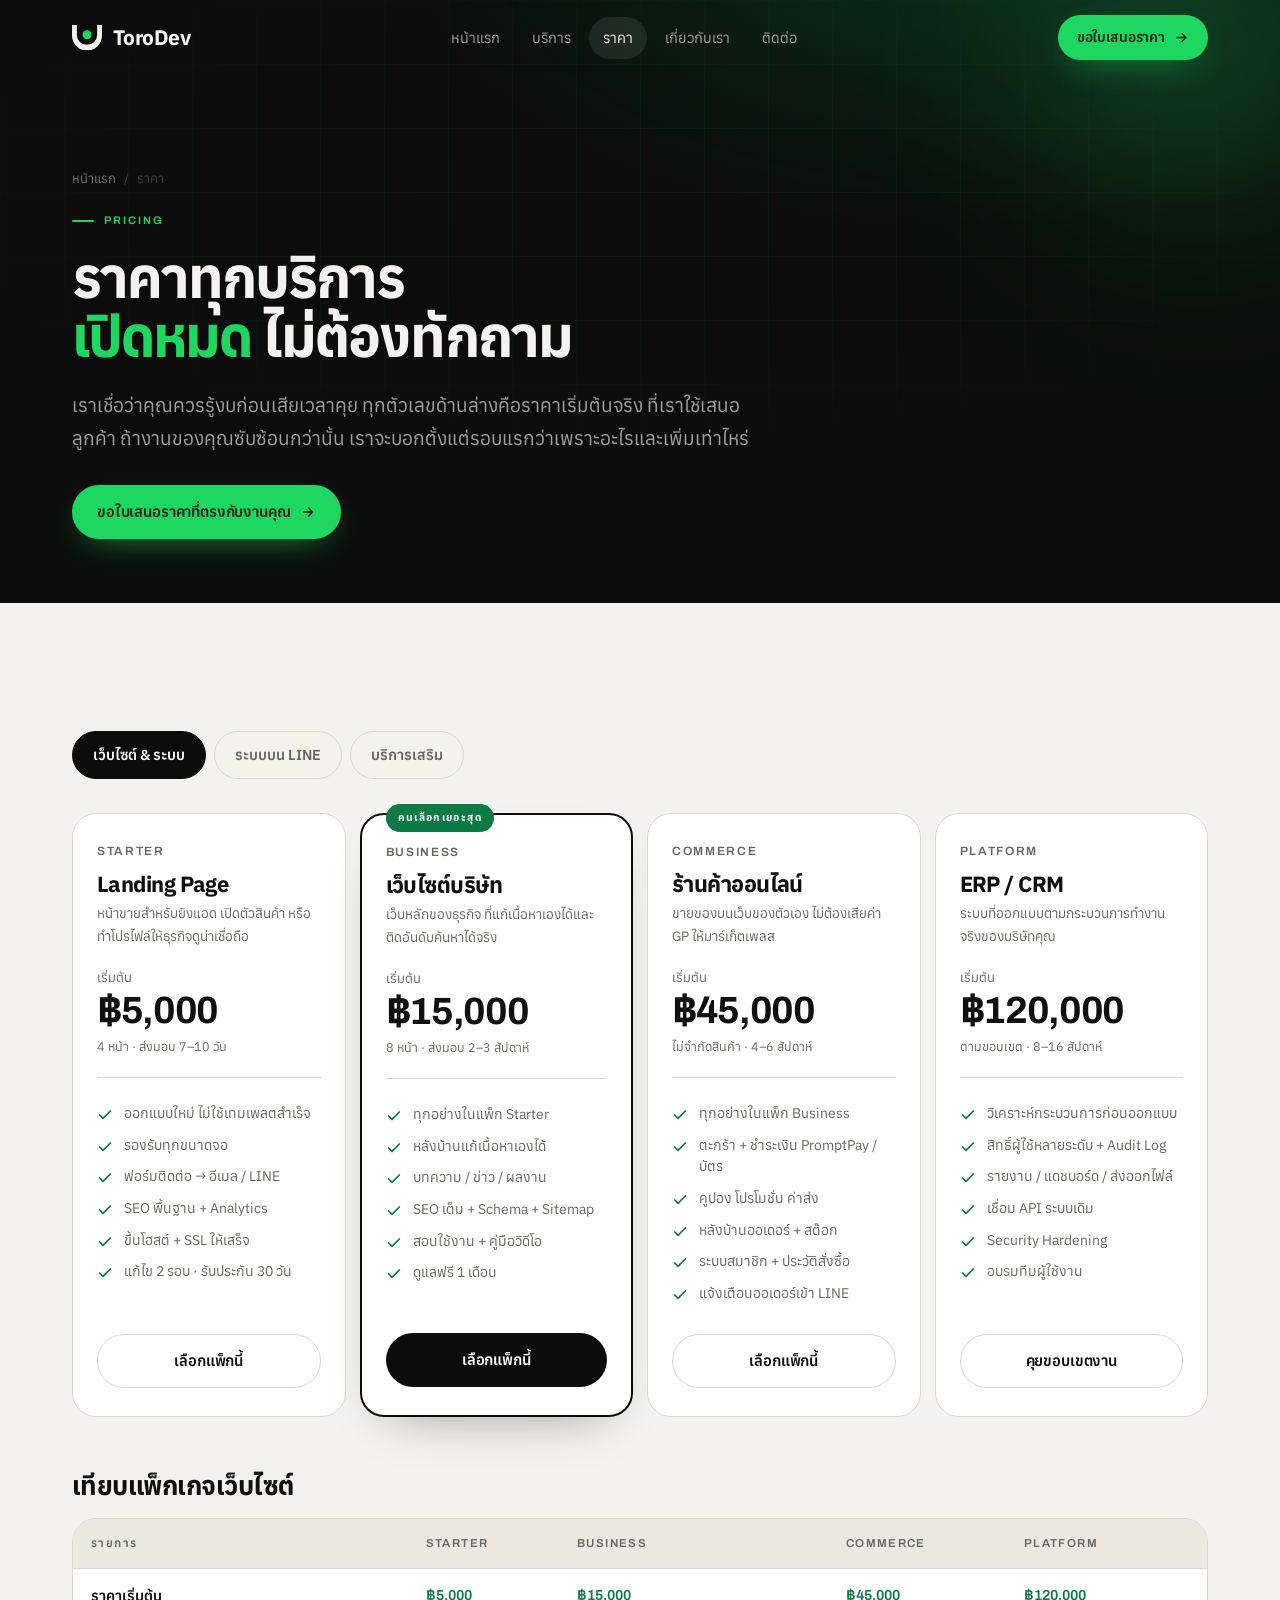
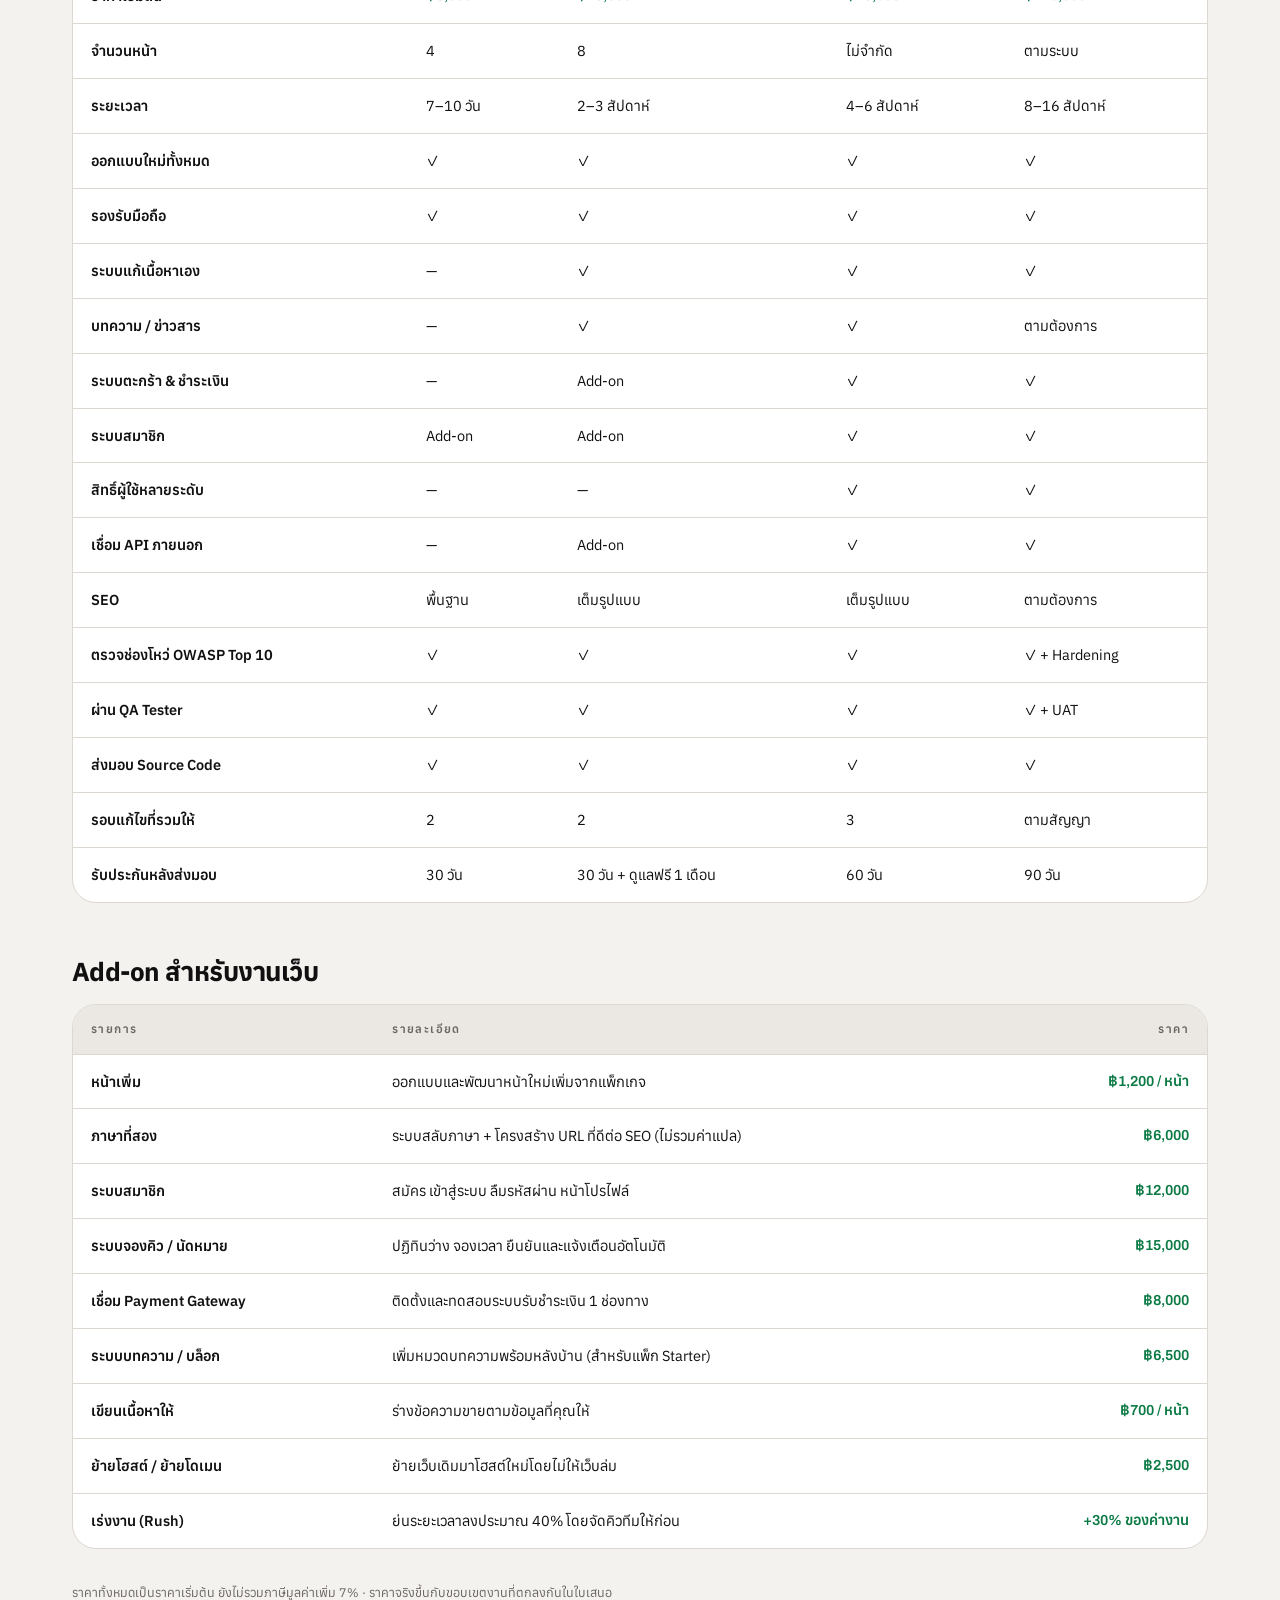
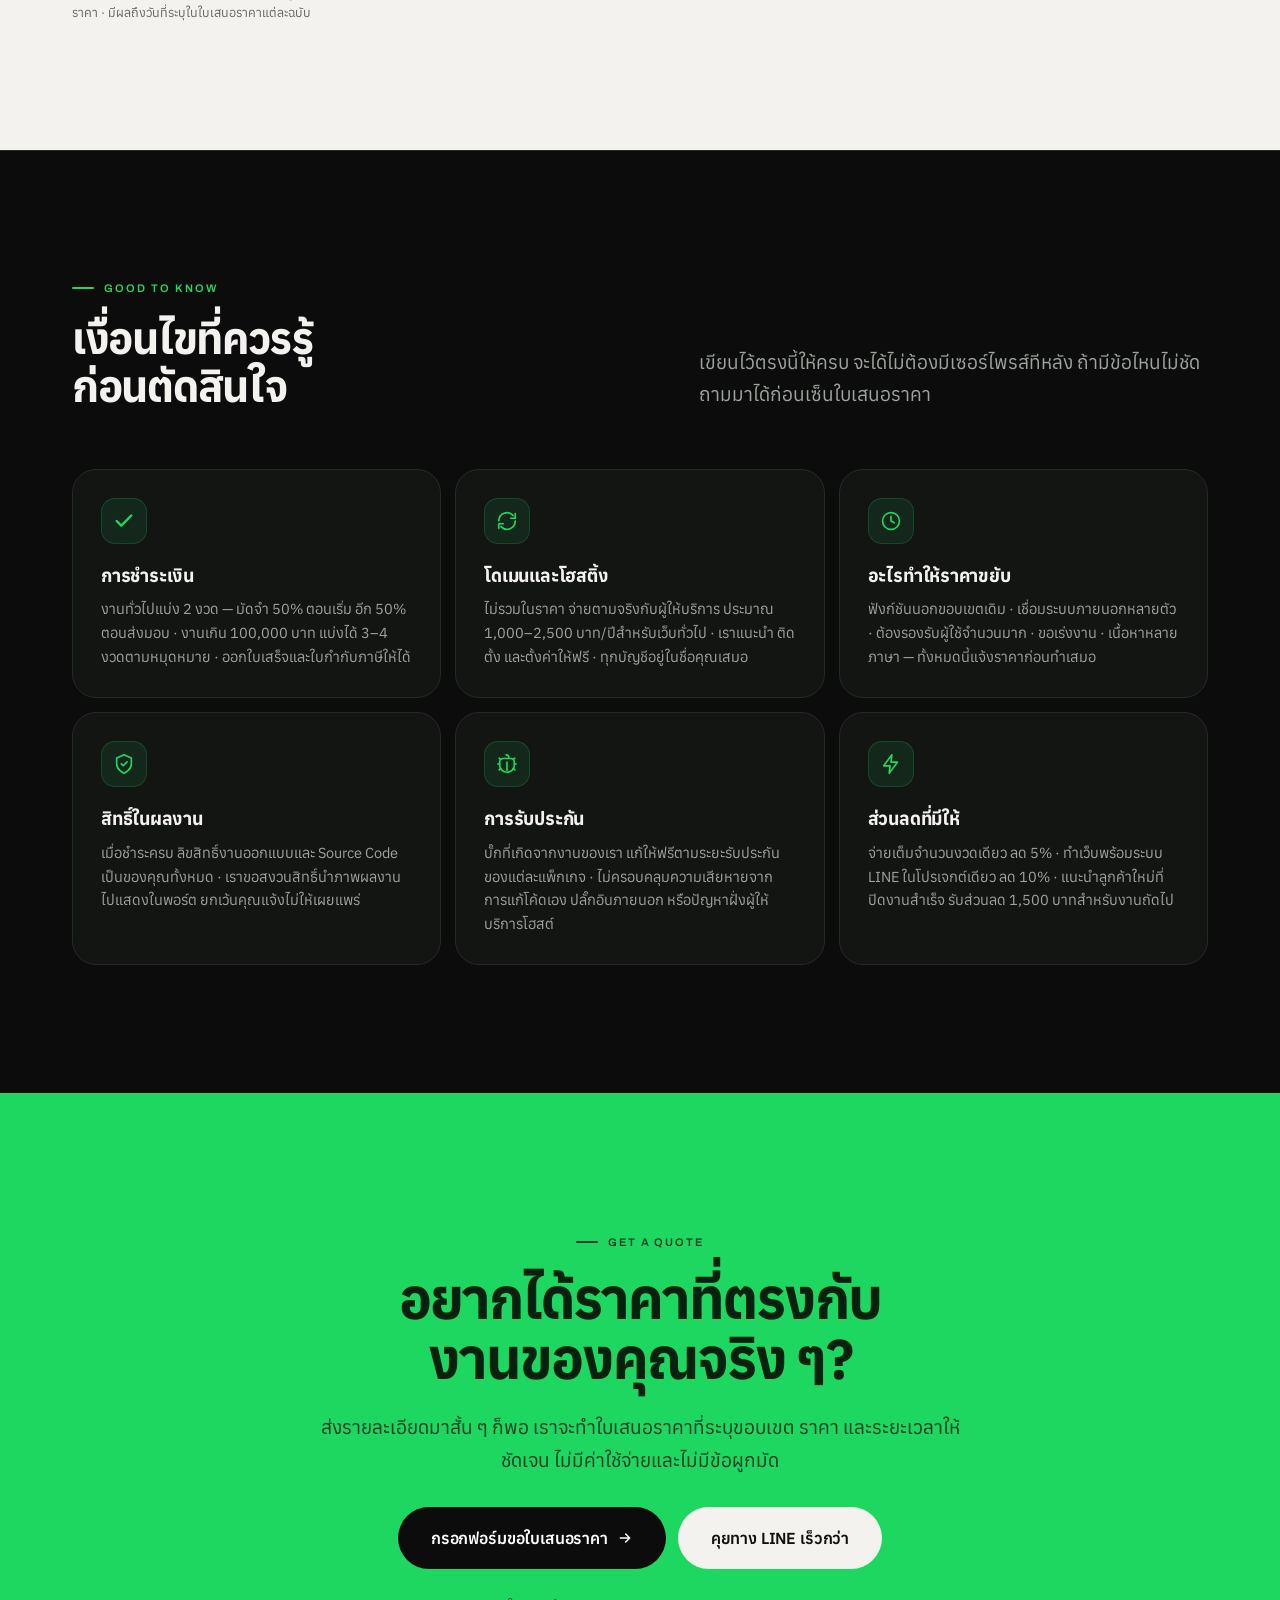
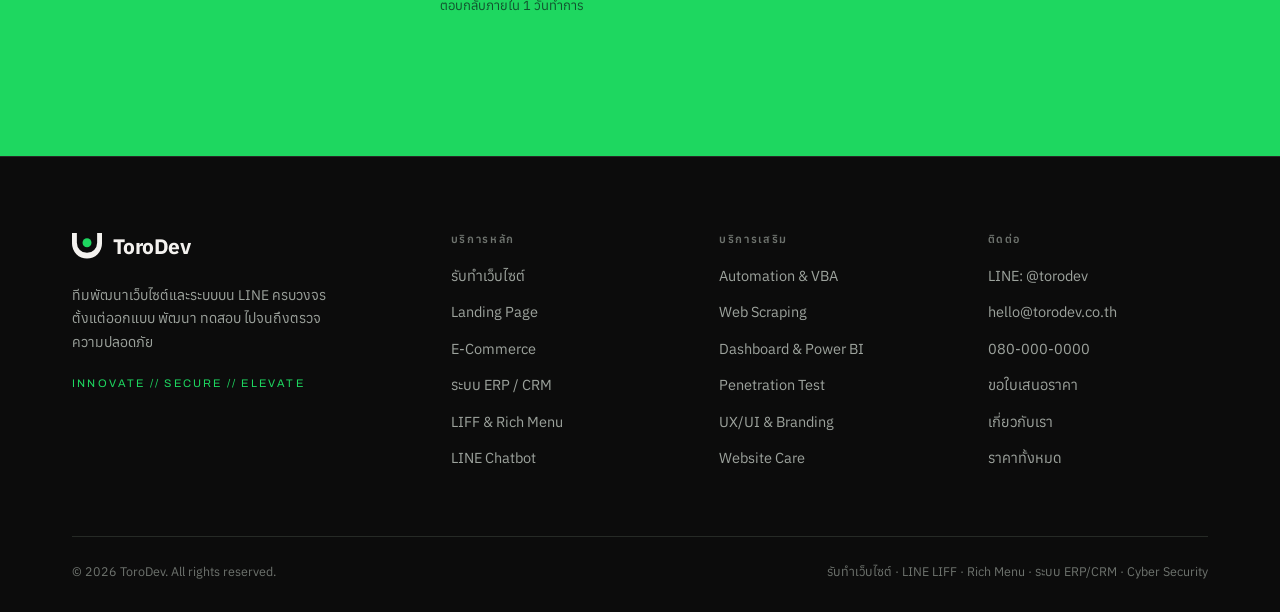
<file: pricing.html>
<!doctype html>
<html lang="th">
<head>
<meta charset="utf-8">
<meta name="viewport" content="width=device-width, initial-scale=1">
<title>ราคา — รับทำเว็บไซต์เริ่ม 5,000 บาท · LINE · ERP/CRM · Pentest | ToroDev</title>
<meta name="description" content="ตารางราคาทุกบริการของ ToroDev เปิดเผยทั้งหมด — Landing Page 4 หน้า 5,000 บาท, เว็บบริษัท 15,000, E-Commerce 45,000, ERP/CRM 120,000, LINE OA 3,500, LIFF 18,000, Penetration Test 15,000 พร้อม Add-on และเงื่อนไขครบถ้วน">
<meta name="keywords" content="ราคารับทำเว็บไซต์, ราคาทำเว็บ, ราคา Landing Page, ราคาทำ LINE OA, ราคา LIFF, ราคาระบบ ERP, ราคาระบบ CRM, ราคา Penetration Test, ราคา Power BI Dashboard">
<meta name="author" content="ToroDev">
<meta name="robots" content="index,follow,max-image-preview:large">
<meta name="theme-color" content="#0C0C0C">
<link rel="canonical" href="https://torodev.co.th/pricing.html">

<meta property="og:type" content="website">
<meta property="og:locale" content="th_TH">
<meta property="og:site_name" content="ToroDev">
<meta property="og:url" content="https://torodev.co.th/pricing.html">
<meta property="og:title" content="ราคา — รับทำเว็บไซต์เริ่ม 5,000 บาท · LINE · ERP/CRM · Pentest | ToroDev">
<meta property="og:description" content="ตารางราคาทุกบริการของ ToroDev เปิดเผยทั้งหมด — Landing Page 4 หน้า 5,000 บาท, เว็บบริษัท 15,000, E-Commerce 45,000, ERP/CRM 120,000, LINE OA 3,500, LIFF 18,000, Penetration Test 15,000 พร้อม Add-on และเงื่อนไขครบถ้วน">
<meta property="og:image" content="https://torodev.co.th/assets/img/og.png">
<meta property="og:image:width" content="1200">
<meta property="og:image:height" content="630">
<meta name="twitter:card" content="summary_large_image">
<meta name="twitter:title" content="ราคา — รับทำเว็บไซต์เริ่ม 5,000 บาท · LINE · ERP/CRM · Pentest | ToroDev">
<meta name="twitter:description" content="ตารางราคาทุกบริการของ ToroDev เปิดเผยทั้งหมด — Landing Page 4 หน้า 5,000 บาท, เว็บบริษัท 15,000, E-Commerce 45,000, ERP/CRM 120,000, LINE OA 3,500, LIFF 18,000, Penetration Test 15,000 พร้อม Add-on และเงื่อนไขครบถ้วน">
<meta name="twitter:image" content="https://torodev.co.th/assets/img/og.png">

<link rel="icon" href="/favicon.ico" sizes="32x32">
<link rel="icon" href="/favicon.svg" type="image/svg+xml">
<link rel="apple-touch-icon" href="/assets/img/icon-180.png">
<link rel="manifest" href="/site.webmanifest">

<link rel="preconnect" href="https://fonts.googleapis.com">
<link rel="preconnect" href="https://fonts.gstatic.com" crossorigin>
<link href="https://fonts.googleapis.com/css2?family=Anuphan:wght@300;400;500;600;700&family=Archivo:wght@400;500;600;700;800&display=swap" rel="stylesheet">
<link rel="stylesheet" href="/assets/css/style.css">
<script type="application/ld+json">
{"@context":"https://schema.org","@type":"BreadcrumbList","itemListElement":[
 {"@type":"ListItem","position":1,"name":"หน้าแรก","item":"https://torodev.co.th/"},
 {"@type":"ListItem","position":2,"name":"ราคา"}
]}
</script>
<script type="application/ld+json">
{"@context":"https://schema.org","@type":"FAQPage","mainEntity":[
 {"@type":"Question","name":"รับทำเว็บไซต์ราคาเริ่มต้นเท่าไหร่","acceptedAnswer":{"@type":"Answer","text":"Landing Page 4 หน้า เริ่มต้น 5,000 บาท รวมออกแบบใหม่ รองรับมือถือ ฟอร์มติดต่อ SEO พื้นฐาน และติดตั้งขึ้นโฮสต์พร้อม SSL ให้เสร็จ ส่งมอบภายใน 7-10 วัน"}},
 {"@type":"Question","name":"ราคารวมค่าโดเมนและโฮสติ้งหรือไม่","acceptedAnswer":{"@type":"Answer","text":"ไม่รวม ค่าโดเมนและโฮสติ้งจ่ายตามจริงกับผู้ให้บริการ โดยประมาณ 1,000-2,500 บาทต่อปีสำหรับเว็บทั่วไป ToroDev ช่วยแนะนำและติดตั้งให้ฟรี"}},
 {"@type":"Question","name":"แบ่งจ่ายได้ไหม","acceptedAnswer":{"@type":"Answer","text":"งานทั่วไปแบ่งเป็น 2 งวด มัดจำ 50% ตอนเริ่มงาน และอีก 50% ตอนส่งมอบ งานที่เกิน 100,000 บาท แบ่งได้ 3-4 งวดตามหมุดหมายของงาน"}},
 {"@type":"Question","name":"ราคา Penetration Test เริ่มต้นเท่าไหร่","acceptedAnswer":{"@type":"Answer","text":"เริ่มต้น 15,000 บาทสำหรับ Vulnerability Assessment ตาม OWASP Top 10 พร้อมรายงานและ Retest 1 ครั้ง ส่วน Penetration Test เต็มรูปแบบสำหรับเว็บแอปและ API เริ่มต้น 35,000 บาท"}}
]}
</script>
</head>
<body>
<a class="skip" href="#main">ข้ามไปยังเนื้อหาหลัก</a>

<!-- icon sprite -->
<svg width="0" height="0" style="position:absolute" aria-hidden="true" focusable="false"><defs>
<symbol id="i-check" viewBox="0 0 24 24" fill="none" stroke="currentColor" stroke-width="2.6" stroke-linecap="round" stroke-linejoin="round"><path d="M20 6 9 17l-5-5"/></symbol>
<symbol id="i-arrow" viewBox="0 0 24 24" fill="none" stroke="currentColor" stroke-width="2.2" stroke-linecap="round" stroke-linejoin="round"><path d="M5 12h14M13 6l6 6-6 6"/></symbol>
<symbol id="i-web" viewBox="0 0 24 24" fill="none" stroke="currentColor" stroke-width="1.8" stroke-linecap="round" stroke-linejoin="round"><rect x="2" y="4" width="20" height="14" rx="2.5"/><path d="M2 9h20M6 6.4h.01M9 6.4h.01M8 22h8M12 18v4"/></symbol>
<symbol id="i-line" viewBox="0 0 24 24" fill="none" stroke="currentColor" stroke-width="1.8" stroke-linecap="round" stroke-linejoin="round"><path d="M21 11.2c0 4.2-4 7.6-9 7.6-.9 0-1.8-.1-2.6-.3L4 21l1.2-3.6C3.8 16 3 13.7 3 11.2 3 7 7 3.6 12 3.6s9 3.4 9 7.6Z"/><path d="M8 9.6v4M8 9.6h2.2M8 11.6h1.8M13 13.6v-4l2.6 4v-4"/></symbol>
<symbol id="i-shield" viewBox="0 0 24 24" fill="none" stroke="currentColor" stroke-width="1.8" stroke-linecap="round" stroke-linejoin="round"><path d="M12 22s8-3.5 8-10V5.5L12 2 4 5.5V12c0 6.5 8 10 8 10Z"/><path d="m9 11.8 2.1 2.1L15.4 9.6"/></symbol>
<symbol id="i-zap" viewBox="0 0 24 24" fill="none" stroke="currentColor" stroke-width="1.8" stroke-linecap="round" stroke-linejoin="round"><path d="M13 2 4 14h7l-1 8 9-12h-7l1-8Z"/></symbol>
<symbol id="i-chart" viewBox="0 0 24 24" fill="none" stroke="currentColor" stroke-width="1.8" stroke-linecap="round" stroke-linejoin="round"><path d="M3 3v17a1 1 0 0 0 1 1h17"/><rect x="7" y="12" width="3" height="5" rx="1"/><rect x="12.5" y="8" width="3" height="9" rx="1"/><rect x="18" y="5" width="3" height="12" rx="1"/></symbol>
<symbol id="i-bug" viewBox="0 0 24 24" fill="none" stroke="currentColor" stroke-width="1.8" stroke-linecap="round" stroke-linejoin="round"><path d="M11 2a3 3 0 0 1 3 3M8 6h8a4 4 0 0 1 4 4v3a8 8 0 0 1-16 0v-3a4 4 0 0 1 4-4Z"/><path d="M12 10v9M4 12H2M22 12h-2M5 7 3.5 5.5M19 7l1.5-1.5M5 17l-1.5 1.5M19 17l1.5 1.5"/></symbol>
<symbol id="i-brush" viewBox="0 0 24 24" fill="none" stroke="currentColor" stroke-width="1.8" stroke-linecap="round" stroke-linejoin="round"><path d="M12 2a9.5 9.5 0 1 0 0 19c1 0 1.8-.8 1.8-1.8 0-.5-.2-.9-.5-1.2-.3-.3-.5-.7-.5-1.2 0-1 .8-1.8 1.8-1.8h2.1A5.3 5.3 0 0 0 22 9.7C22 5.4 17.5 2 12 2Z"/><circle cx="7.5" cy="10.5" r="1.2"/><circle cx="12" cy="7" r="1.2"/><circle cx="16.5" cy="10.5" r="1.2"/></symbol>
<symbol id="i-bot" viewBox="0 0 24 24" fill="none" stroke="currentColor" stroke-width="1.8" stroke-linecap="round" stroke-linejoin="round"><rect x="3.5" y="8" width="17" height="12" rx="3"/><path d="M12 8V4.5M12 3v1.5M8 14h.01M16 14h.01M9.5 17.2h5M1.5 12.5v3M22.5 12.5v3"/></symbol>
<symbol id="i-db" viewBox="0 0 24 24" fill="none" stroke="currentColor" stroke-width="1.8" stroke-linecap="round" stroke-linejoin="round"><ellipse cx="12" cy="5.5" rx="8" ry="3.2"/><path d="M4 5.5v13c0 1.8 3.6 3.2 8 3.2s8-1.4 8-3.2v-13M4 12c0 1.8 3.6 3.2 8 3.2s8-1.4 8-3.2"/></symbol>
<symbol id="i-cycle" viewBox="0 0 24 24" fill="none" stroke="currentColor" stroke-width="1.8" stroke-linecap="round" stroke-linejoin="round"><path d="M21 12a9 9 0 0 1-15.6 6.1M3 12a9 9 0 0 1 15.6-6.1"/><path d="M21 4v5h-5M3 20v-5h5"/></symbol>
<symbol id="i-cart" viewBox="0 0 24 24" fill="none" stroke="currentColor" stroke-width="1.8" stroke-linecap="round" stroke-linejoin="round"><circle cx="9" cy="20" r="1.4"/><circle cx="18" cy="20" r="1.4"/><path d="M2 3h2.5l2.4 12.1a2 2 0 0 0 2 1.6h8.5a2 2 0 0 0 2-1.6L21 7H5.2"/></symbol>
<symbol id="i-layers" viewBox="0 0 24 24" fill="none" stroke="currentColor" stroke-width="1.8" stroke-linecap="round" stroke-linejoin="round"><path d="m12 2 9 5-9 5-9-5 9-5Z"/><path d="m3 12 9 5 9-5M3 17l9 5 9-5"/></symbol>
<symbol id="i-mail" viewBox="0 0 24 24" fill="none" stroke="currentColor" stroke-width="1.8" stroke-linecap="round" stroke-linejoin="round"><rect x="2.5" y="4.5" width="19" height="15" rx="2.5"/><path d="m3 7 8.2 5.6a1.4 1.4 0 0 0 1.6 0L21 7"/></symbol>
<symbol id="i-phone" viewBox="0 0 24 24" fill="none" stroke="currentColor" stroke-width="1.8" stroke-linecap="round" stroke-linejoin="round"><path d="M21 16.9v2.6a2 2 0 0 1-2.2 2 19.4 19.4 0 0 1-8.5-3 19 19 0 0 1-5.9-5.9 19.4 19.4 0 0 1-3-8.6A2 2 0 0 1 3.4 2H6a2 2 0 0 1 2 1.7c.1 1 .4 1.9.7 2.8a2 2 0 0 1-.5 2.1L7.1 9.8a15 15 0 0 0 5.7 5.7l1.2-1.2a2 2 0 0 1 2.1-.4c.9.3 1.8.5 2.8.6a2 2 0 0 1 1.7 2Z"/></symbol>
<symbol id="i-clock" viewBox="0 0 24 24" fill="none" stroke="currentColor" stroke-width="1.8" stroke-linecap="round" stroke-linejoin="round"><circle cx="12" cy="12" r="9.2"/><path d="M12 6.8V12l3.4 2"/></symbol>
<symbol id="i-code" viewBox="0 0 24 24" fill="none" stroke="currentColor" stroke-width="1.9" stroke-linecap="round" stroke-linejoin="round"><path d="m8.5 17-5.5-5 5.5-5M15.5 7l5.5 5-5.5 5M13.6 4l-3.2 16"/></symbol>
</defs></svg>

<header class="hdr">
  <div class="hdr-in">
    <a class="logo" href="/" aria-label="ToroDev หน้าแรก">
      <svg viewBox="13 18 74 63" aria-hidden="true"><path d="M13,18L13,44A37,37 0 0 0 87,44L87,18L75,18L75,42A25,25 0 0 1 25,42L25,18Z" fill="currentColor"/><circle cx="50" cy="42" r="11" fill="#1ED760"/></svg>
      <span class="logo-tx">ToroDev</span>
    </a>
    <nav class="nav" aria-label="เมนูหลัก">
      <a href="/">หน้าแรก</a>
      <a href="/services.html">บริการ</a>
      <a href="/pricing.html" class="is-here">ราคา</a>
      <a href="/about.html">เกี่ยวกับเรา</a>
      <a href="/contact.html">ติดต่อ</a>
    </nav>
    <div class="hdr-cta">
      <a class="btn btn--core btn--sm" href="/contact.html">ขอใบเสนอราคา<svg class="ar" width="15" height="15" aria-hidden="true"><use href="#i-arrow"/></svg></a>
      <button class="burger" type="button" aria-label="เปิดเมนู" aria-expanded="false" aria-controls="drawer">
        <span></span><span></span><span></span>
      </button>
    </div>
  </div>
</header>

<div class="drawer" id="drawer" aria-hidden="true">
  <a href="/"><span>หน้าแรก</span><span class="n">01</span></a>
  <a href="/services.html"><span>บริการ</span><span class="n">02</span></a>
  <a href="/pricing.html"><span>ราคา</span><span class="n">03</span></a>
  <a href="/about.html"><span>เกี่ยวกับเรา</span><span class="n">04</span></a>
  <a href="/contact.html"><span>ติดต่อ</span><span class="n">05</span></a>
  <a class="btn btn--core btn--lg" href="/contact.html">ขอใบเสนอราคาฟรี<svg class="ar" width="16" height="16" aria-hidden="true"><use href="#i-arrow"/></svg></a>
  <div class="drawer-foot">Innovate // Secure // Elevate</div>
</div>

<main id="main">

  <section class="pagehead">
    <div class="grid-lines" aria-hidden="true"></div>
    <div class="glow glow--core" style="width:480px;height:480px;right:-160px;top:-180px" aria-hidden="true"></div>
    <div class="wrap rel">
      <nav class="breadcrumb" aria-label="เส้นทางหน้า">
        <a href="/">หน้าแรก</a><span>/</span><span>ราคา</span>
      </nav>
      <div class="eyebrow">Pricing</div>
      <h1 class="h1">ราคาทุกบริการ<br><span class="accent">เปิดหมด</span> ไม่ต้องทักถาม</h1>
      <p class="lead" style="margin-top:22px">
        เราเชื่อว่าคุณควรรู้งบก่อนเสียเวลาคุย ทุกตัวเลขด้านล่างคือราคาเริ่มต้นจริง
        ที่เราใช้เสนอลูกค้า ถ้างานของคุณซับซ้อนกว่านั้น เราจะบอกตั้งแต่รอบแรกว่าเพราะอะไรและเพิ่มเท่าไหร่
      </p>
      <div class="btn-row">
        <a class="btn btn--core" href="/contact.html">ขอใบเสนอราคาที่ตรงกับงานคุณ<svg class="ar" width="16" height="16" aria-hidden="true"><use href="#i-arrow"/></svg></a>
      </div>
    </div>
  </section>

  <section class="sec sec--paper">
    <div class="wrap">

      <div class="tabs" data-tabs role="tablist" aria-label="เลือกหมวดราคา">
        <button class="tab is-on" type="button" role="tab" aria-selected="true" aria-controls="tp-web" id="tb-web">เว็บไซต์ &amp; ระบบ</button>
        <button class="tab" type="button" role="tab" aria-selected="false" aria-controls="tp-line" id="tb-line">ระบบบน LINE</button>
        <button class="tab" type="button" role="tab" aria-selected="false" aria-controls="tp-extra" id="tb-extra">บริการเสริม</button>
      </div>

      <!-- ─────────── WEB ─────────── -->
      <div class="tabpanel" id="tp-web" role="tabpanel" aria-labelledby="tb-web">
        <div id="web"></div>
        <div class="plans">
          <article class="plan">
            <span class="plan-name">Starter</span>
            <h3>Landing Page</h3>
            <p class="plan-desc">หน้าขายสำหรับยิงแอด เปิดตัวสินค้า หรือทำโปรไฟล์ให้ธุรกิจดูน่าเชื่อถือ</p>
            <div class="plan-cost"><span class="pre">เริ่มต้น</span><b>฿5,000</b></div>
            <p class="plan-meta">4 หน้า · ส่งมอบ 7–10 วัน</p>
            <ul class="ticks">
              <li><svg aria-hidden="true"><use href="#i-check"/></svg>ออกแบบใหม่ ไม่ใช้เทมเพลตสำเร็จ</li>
              <li><svg aria-hidden="true"><use href="#i-check"/></svg>รองรับทุกขนาดจอ</li>
              <li><svg aria-hidden="true"><use href="#i-check"/></svg>ฟอร์มติดต่อ → อีเมล / LINE</li>
              <li><svg aria-hidden="true"><use href="#i-check"/></svg>SEO พื้นฐาน + Analytics</li>
              <li><svg aria-hidden="true"><use href="#i-check"/></svg>ขึ้นโฮสต์ + SSL ให้เสร็จ</li>
              <li><svg aria-hidden="true"><use href="#i-check"/></svg>แก้ไข 2 รอบ · รับประกัน 30 วัน</li>
            </ul>
            <a class="btn btn--line btn--block" href="/contact.html?service=landing">เลือกแพ็กนี้</a>
          </article>

          <article class="plan plan--best">
            <span class="plan-flag">คนเลือกเยอะสุด</span>
            <span class="plan-name">Business</span>
            <h3>เว็บไซต์บริษัท</h3>
            <p class="plan-desc">เว็บหลักของธุรกิจ ที่แก้เนื้อหาเองได้และติดอันดับค้นหาได้จริง</p>
            <div class="plan-cost"><span class="pre">เริ่มต้น</span><b>฿15,000</b></div>
            <p class="plan-meta">8 หน้า · ส่งมอบ 2–3 สัปดาห์</p>
            <ul class="ticks">
              <li><svg aria-hidden="true"><use href="#i-check"/></svg>ทุกอย่างในแพ็ก Starter</li>
              <li><svg aria-hidden="true"><use href="#i-check"/></svg>หลังบ้านแก้เนื้อหาเองได้</li>
              <li><svg aria-hidden="true"><use href="#i-check"/></svg>บทความ / ข่าว / ผลงาน</li>
              <li><svg aria-hidden="true"><use href="#i-check"/></svg>SEO เต็ม + Schema + Sitemap</li>
              <li><svg aria-hidden="true"><use href="#i-check"/></svg>สอนใช้งาน + คู่มือวิดีโอ</li>
              <li><svg aria-hidden="true"><use href="#i-check"/></svg>ดูแลฟรี 1 เดือน</li>
            </ul>
            <a class="btn btn--dark btn--block" href="/contact.html?service=business">เลือกแพ็กนี้</a>
          </article>

          <article class="plan">
            <span class="plan-name">Commerce</span>
            <h3>ร้านค้าออนไลน์</h3>
            <p class="plan-desc">ขายของบนเว็บของตัวเอง ไม่ต้องเสียค่า GP ให้มาร์เก็ตเพลส</p>
            <div class="plan-cost"><span class="pre">เริ่มต้น</span><b>฿45,000</b></div>
            <p class="plan-meta">ไม่จำกัดสินค้า · 4–6 สัปดาห์</p>
            <ul class="ticks">
              <li><svg aria-hidden="true"><use href="#i-check"/></svg>ทุกอย่างในแพ็ก Business</li>
              <li><svg aria-hidden="true"><use href="#i-check"/></svg>ตะกร้า + ชำระเงิน PromptPay / บัตร</li>
              <li><svg aria-hidden="true"><use href="#i-check"/></svg>คูปอง โปรโมชั่น ค่าส่ง</li>
              <li><svg aria-hidden="true"><use href="#i-check"/></svg>หลังบ้านออเดอร์ + สต๊อก</li>
              <li><svg aria-hidden="true"><use href="#i-check"/></svg>ระบบสมาชิก + ประวัติสั่งซื้อ</li>
              <li><svg aria-hidden="true"><use href="#i-check"/></svg>แจ้งเตือนออเดอร์เข้า LINE</li>
            </ul>
            <a class="btn btn--line btn--block" href="/contact.html?service=commerce">เลือกแพ็กนี้</a>
          </article>

          <article class="plan">
            <span class="plan-name">Platform</span>
            <h3>ERP / CRM</h3>
            <p class="plan-desc">ระบบที่ออกแบบตามกระบวนการทำงานจริงของบริษัทคุณ</p>
            <div class="plan-cost"><span class="pre">เริ่มต้น</span><b>฿120,000</b></div>
            <p class="plan-meta">ตามขอบเขต · 8–16 สัปดาห์</p>
            <ul class="ticks">
              <li><svg aria-hidden="true"><use href="#i-check"/></svg>วิเคราะห์กระบวนการก่อนออกแบบ</li>
              <li><svg aria-hidden="true"><use href="#i-check"/></svg>สิทธิ์ผู้ใช้หลายระดับ + Audit Log</li>
              <li><svg aria-hidden="true"><use href="#i-check"/></svg>รายงาน / แดชบอร์ด / ส่งออกไฟล์</li>
              <li><svg aria-hidden="true"><use href="#i-check"/></svg>เชื่อม API ระบบเดิม</li>
              <li><svg aria-hidden="true"><use href="#i-check"/></svg>Security Hardening</li>
              <li><svg aria-hidden="true"><use href="#i-check"/></svg>อบรมทีมผู้ใช้งาน</li>
            </ul>
            <a class="btn btn--line btn--block" href="/contact.html?service=platform">คุยขอบเขตงาน</a>
          </article>
        </div>

        <h3 class="h3" style="margin:52px 0 16px">เทียบแพ็กเกจเว็บไซต์</h3>
        <div class="tbl-wrap">
          <table class="tbl">
            <thead>
              <tr>
                <th>รายการ</th><th>Starter</th><th>Business</th><th>Commerce</th><th>Platform</th>
              </tr>
            </thead>
            <tbody>
              <tr><td>ราคาเริ่มต้น</td><td class="num num-green">฿5,000</td><td class="num num-green">฿15,000</td><td class="num num-green">฿45,000</td><td class="num num-green">฿120,000</td></tr>
              <tr><td>จำนวนหน้า</td><td>4</td><td>8</td><td>ไม่จำกัด</td><td>ตามระบบ</td></tr>
              <tr><td>ระยะเวลา</td><td>7–10 วัน</td><td>2–3 สัปดาห์</td><td>4–6 สัปดาห์</td><td>8–16 สัปดาห์</td></tr>
              <tr><td>ออกแบบใหม่ทั้งหมด</td><td>✓</td><td>✓</td><td>✓</td><td>✓</td></tr>
              <tr><td>รองรับมือถือ</td><td>✓</td><td>✓</td><td>✓</td><td>✓</td></tr>
              <tr><td>ระบบแก้เนื้อหาเอง</td><td>—</td><td>✓</td><td>✓</td><td>✓</td></tr>
              <tr><td>บทความ / ข่าวสาร</td><td>—</td><td>✓</td><td>✓</td><td>ตามต้องการ</td></tr>
              <tr><td>ระบบตะกร้า &amp; ชำระเงิน</td><td>—</td><td>Add-on</td><td>✓</td><td>✓</td></tr>
              <tr><td>ระบบสมาชิก</td><td>Add-on</td><td>Add-on</td><td>✓</td><td>✓</td></tr>
              <tr><td>สิทธิ์ผู้ใช้หลายระดับ</td><td>—</td><td>—</td><td>✓</td><td>✓</td></tr>
              <tr><td>เชื่อม API ภายนอก</td><td>—</td><td>Add-on</td><td>✓</td><td>✓</td></tr>
              <tr><td>SEO</td><td>พื้นฐาน</td><td>เต็มรูปแบบ</td><td>เต็มรูปแบบ</td><td>ตามต้องการ</td></tr>
              <tr><td>ตรวจช่องโหว่ OWASP Top 10</td><td>✓</td><td>✓</td><td>✓</td><td>✓ + Hardening</td></tr>
              <tr><td>ผ่าน QA Tester</td><td>✓</td><td>✓</td><td>✓</td><td>✓ + UAT</td></tr>
              <tr><td>ส่งมอบ Source Code</td><td>✓</td><td>✓</td><td>✓</td><td>✓</td></tr>
              <tr><td>รอบแก้ไขที่รวมให้</td><td>2</td><td>2</td><td>3</td><td>ตามสัญญา</td></tr>
              <tr><td>รับประกันหลังส่งมอบ</td><td>30 วัน</td><td>30 วัน + ดูแลฟรี 1 เดือน</td><td>60 วัน</td><td>90 วัน</td></tr>
            </tbody>
          </table>
        </div>

        <h3 class="h3" style="margin:52px 0 16px">Add-on สำหรับงานเว็บ</h3>
        <div class="tbl-wrap">
          <table class="tbl">
            <thead><tr><th>รายการ</th><th>รายละเอียด</th><th style="text-align:right">ราคา</th></tr></thead>
            <tbody>
              <tr><td>หน้าเพิ่ม</td><td>ออกแบบและพัฒนาหน้าใหม่เพิ่มจากแพ็กเกจ</td><td class="num num-green" style="text-align:right">฿1,200 / หน้า</td></tr>
              <tr><td>ภาษาที่สอง</td><td>ระบบสลับภาษา + โครงสร้าง URL ที่ดีต่อ SEO (ไม่รวมค่าแปล)</td><td class="num num-green" style="text-align:right">฿6,000</td></tr>
              <tr><td>ระบบสมาชิก</td><td>สมัคร เข้าสู่ระบบ ลืมรหัสผ่าน หน้าโปรไฟล์</td><td class="num num-green" style="text-align:right">฿12,000</td></tr>
              <tr><td>ระบบจองคิว / นัดหมาย</td><td>ปฏิทินว่าง จองเวลา ยืนยันและแจ้งเตือนอัตโนมัติ</td><td class="num num-green" style="text-align:right">฿15,000</td></tr>
              <tr><td>เชื่อม Payment Gateway</td><td>ติดตั้งและทดสอบระบบรับชำระเงิน 1 ช่องทาง</td><td class="num num-green" style="text-align:right">฿8,000</td></tr>
              <tr><td>ระบบบทความ / บล็อก</td><td>เพิ่มหมวดบทความพร้อมหลังบ้าน (สำหรับแพ็ก Starter)</td><td class="num num-green" style="text-align:right">฿6,500</td></tr>
              <tr><td>เขียนเนื้อหาให้</td><td>ร่างข้อความขายตามข้อมูลที่คุณให้</td><td class="num num-green" style="text-align:right">฿700 / หน้า</td></tr>
              <tr><td>ย้ายโฮสต์ / ย้ายโดเมน</td><td>ย้ายเว็บเดิมมาโฮสต์ใหม่โดยไม่ให้เว็บล่ม</td><td class="num num-green" style="text-align:right">฿2,500</td></tr>
              <tr><td>เร่งงาน (Rush)</td><td>ย่นระยะเวลาลงประมาณ 40% โดยจัดคิวทีมให้ก่อน</td><td class="num num-green" style="text-align:right">+30% ของค่างาน</td></tr>
            </tbody>
          </table>
        </div>
      </div>

      <!-- ─────────── LINE ─────────── -->
      <div class="tabpanel" id="tp-line" role="tabpanel" aria-labelledby="tb-line" hidden>
        <div id="line"></div>
        <div class="plans">
          <article class="plan">
            <span class="plan-name">LINE Starter</span>
            <h3>OA + Rich Menu</h3>
            <p class="plan-desc">ทำให้บัญชี LINE ที่ว่างเปล่ากลายเป็นหน้าร้านที่ลูกค้ากดใช้เป็น</p>
            <div class="plan-cost"><span class="pre">เริ่มต้น</span><b>฿3,500</b></div>
            <p class="plan-meta">ส่งมอบ 3–5 วัน</p>
            <ul class="ticks">
              <li><svg aria-hidden="true"><use href="#i-check"/></svg>ตั้งค่าบัญชี LINE OA</li>
              <li><svg aria-hidden="true"><use href="#i-check"/></svg>Rich Menu 1 ชุด สูงสุด 6 ปุ่ม</li>
              <li><svg aria-hidden="true"><use href="#i-check"/></svg>ข้อความทักทาย + ตอบอัตโนมัติ</li>
              <li><svg aria-hidden="true"><use href="#i-check"/></svg>คีย์เวิร์ดตอบคำถามที่ถามบ่อย</li>
              <li><svg aria-hidden="true"><use href="#i-check"/></svg>สอนดูสถิติและส่งบรอดแคสต์</li>
            </ul>
            <a class="btn btn--line btn--block" href="/contact.html?service=line-starter">เลือกแพ็กนี้</a>
          </article>

          <article class="plan">
            <span class="plan-name">Rich Suite</span>
            <h3>Rich Menu + Flex</h3>
            <p class="plan-desc">เมนูหลายชั้นที่สลับเองตามสถานะลูกค้า พร้อมการ์ดข้อความสวย ๆ</p>
            <div class="plan-cost"><span class="pre">เริ่มต้น</span><b>฿9,000</b></div>
            <p class="plan-meta">ส่งมอบ 1–2 สัปดาห์</p>
            <ul class="ticks">
              <li><svg aria-hidden="true"><use href="#i-check"/></svg>Rich Menu หลายชุด สลับอัตโนมัติ</li>
              <li><svg aria-hidden="true"><use href="#i-check"/></svg>Flex Message 5 รูปแบบ</li>
              <li><svg aria-hidden="true"><use href="#i-check"/></svg>เทมเพลตบรอดแคสต์ใช้ซ้ำได้</li>
              <li><svg aria-hidden="true"><use href="#i-check"/></svg>งานกราฟิกโดยดีไซเนอร์ของทีม</li>
              <li><svg aria-hidden="true"><use href="#i-check"/></svg>แท็กลูกค้าเพื่อยิงเฉพาะกลุ่ม</li>
            </ul>
            <a class="btn btn--line btn--block" href="/contact.html?service=line-rich">เลือกแพ็กนี้</a>
          </article>

          <article class="plan plan--best">
            <span class="plan-flag">คุ้มที่สุด</span>
            <span class="plan-name">LIFF App</span>
            <h3>เว็บแอปในไลน์</h3>
            <p class="plan-desc">ให้ลูกค้าจอง สมัคร หรือเช็กข้อมูล โดยไม่ต้องออกจาก LINE</p>
            <div class="plan-cost"><span class="pre">เริ่มต้น</span><b>฿18,000</b></div>
            <p class="plan-meta">ส่งมอบ 2–3 สัปดาห์</p>
            <ul class="ticks">
              <li><svg aria-hidden="true"><use href="#i-check"/></svg>เว็บแอปบน LIFF v2</li>
              <li><svg aria-hidden="true"><use href="#i-check"/></svg>LINE Login รู้ตัวตนอัตโนมัติ</li>
              <li><svg aria-hidden="true"><use href="#i-check"/></svg>เชื่อมฐานข้อมูล / Google Sheet</li>
              <li><svg aria-hidden="true"><use href="#i-check"/></svg>ส่งข้อความยืนยันกลับเข้าแชต</li>
              <li><svg aria-hidden="true"><use href="#i-check"/></svg>หลังบ้านดูรายการที่ส่งเข้ามา</li>
            </ul>
            <a class="btn btn--dark btn--block" href="/contact.html?service=liff">เลือกแพ็กนี้</a>
          </article>

          <article class="plan">
            <span class="plan-name">LINE Commerce</span>
            <h3>ขาย + Chatbot</h3>
            <p class="plan-desc">ปิดการขายในไลน์แบบอัตโนมัติ ตั้งแต่เลือกของจนถึงแจ้งเลขพัสดุ</p>
            <div class="plan-cost"><span class="pre">เริ่มต้น</span><b>฿45,000</b></div>
            <p class="plan-meta">ตามขอบเขต · 4–8 สัปดาห์</p>
            <ul class="ticks">
              <li><svg aria-hidden="true"><use href="#i-check"/></svg>สั่งซื้อจบในไลน์</li>
              <li><svg aria-hidden="true"><use href="#i-check"/></svg>ชำระเงิน + ตรวจสลิปอัตโนมัติ</li>
              <li><svg aria-hidden="true"><use href="#i-check"/></svg>สะสมแต้ม คูปอง บัตรสมาชิก</li>
              <li><svg aria-hidden="true"><use href="#i-check"/></svg>Chatbot + ส่งต่อแอดมิน</li>
              <li><svg aria-hidden="true"><use href="#i-check"/></svg>แดชบอร์ดยอดขาย</li>
            </ul>
            <a class="btn btn--line btn--block" href="/contact.html?service=line-commerce">คุยขอบเขตงาน</a>
          </article>
        </div>

        <h3 class="h3" style="margin:52px 0 16px">Add-on สำหรับงาน LINE</h3>
        <div class="tbl-wrap">
          <table class="tbl">
            <thead><tr><th>รายการ</th><th>รายละเอียด</th><th style="text-align:right">ราคา</th></tr></thead>
            <tbody>
              <tr><td>Rich Menu ชุดเพิ่ม</td><td>ออกแบบและติดตั้งเมนูเพิ่ม 1 ชุด</td><td class="num num-green" style="text-align:right">฿2,500 / ชุด</td></tr>
              <tr><td>Flex Message เพิ่ม</td><td>การ์ดข้อความรูปแบบใหม่ พร้อมเชื่อมข้อมูลจริง</td><td class="num num-green" style="text-align:right">฿1,500 / แบบ</td></tr>
              <tr><td>เชื่อม LIFF กับระบบเดิม</td><td>ต่อ API เข้าระบบหลังบ้านหรือ ERP ที่คุณใช้อยู่</td><td class="num num-green" style="text-align:right">฿12,000</td></tr>
              <tr><td>ระบบสะสมแต้ม</td><td>สะสม แลกของรางวัล และประวัติแต้มของลูกค้า</td><td class="num num-green" style="text-align:right">฿15,000</td></tr>
              <tr><td>ตรวจสลิปอัตโนมัติ</td><td>อ่านสลิปโอนเงินและยืนยันยอดให้อัตโนมัติ</td><td class="num num-green" style="text-align:right">฿9,000</td></tr>
              <tr><td>จด Premium ID</td><td>ดำเนินการจดชื่อบัญชีแบบเลือกเองให้ (ไม่รวมค่าธรรมเนียม LINE)</td><td class="num num-green" style="text-align:right">฿1,000</td></tr>
              <tr><td>ดูแล LINE OA รายเดือน</td><td>เปลี่ยนเมนูตามโปร ตั้งบรอดแคสต์ และดูรายงาน</td><td class="num num-green" style="text-align:right">฿2,500 / เดือน</td></tr>
            </tbody>
          </table>
        </div>

        <div class="note" style="margin-top:26px">
          <b>ไม่รวมค่าบริการของ LINE —</b>
          แพ็กเกจข้อความและค่า Premium ID จ่ายตรงกับ LINE ตามที่คุณเลือกใช้
          บัญชี LINE OA ต้องอยู่ในชื่อของคุณเสมอ เราเข้าไปทำงานในฐานะผู้ดูแลที่คุณเชิญเข้าไปเท่านั้น
        </div>
      </div>

      <!-- ─────────── EXTRA ─────────── -->
      <div class="tabpanel" id="tp-extra" role="tabpanel" aria-labelledby="tb-extra" hidden>
        <div id="extra"></div>

        <h3 class="h3" style="margin:0 0 16px">Automation &amp; Data</h3>
        <div class="tbl-wrap">
          <table class="tbl">
            <thead><tr><th>บริการ</th><th>ขอบเขต</th><th>ระยะเวลา</th><th style="text-align:right">ราคา</th></tr></thead>
            <tbody>
              <tr><td>Excel / VBA Macro</td><td>Macro 1 ชุด รวมไฟล์ จัดรูปแบบ และออกรายงานอัตโนมัติ</td><td>3–5 วัน</td><td class="num num-green" style="text-align:right">฿3,500</td></tr>
              <tr><td>Google Apps Script</td><td>เชื่อม Sheet, Form, Gmail, Drive และตั้งเวลาทำงาน</td><td>3–7 วัน</td><td class="num num-green" style="text-align:right">฿4,500</td></tr>
              <tr><td>Python Automation</td><td>จัดการไฟล์ แปลงข้อมูล ตั้งเวลารัน พร้อม log</td><td>5–10 วัน</td><td class="num num-green" style="text-align:right">฿6,000</td></tr>
              <tr><td>Web Scraping — 1 แหล่ง</td><td>ดึงข้อมูลสาธารณะครั้งเดียว ส่งออกเป็น Excel / CSV</td><td>3–7 วัน</td><td class="num num-green" style="text-align:right">฿6,000</td></tr>
              <tr><td>Web Scraping — ตั้งเวลารัน</td><td>ดึงซ้ำอัตโนมัติตามรอบ พร้อมแจ้งเตือนเมื่อข้อมูลเปลี่ยน</td><td>1–2 สัปดาห์</td><td class="num num-green" style="text-align:right">฿12,000</td></tr>
              <tr><td>Data Pipeline หลายแหล่ง</td><td>รวมข้อมูลหลายแหล่งเข้าฐานข้อมูล พร้อมระบบตรวจคุณภาพ</td><td>2–4 สัปดาห์</td><td class="num num-green" style="text-align:right">฿25,000+</td></tr>
              <tr><td>Automate Script / Bot</td><td>สคริปต์อัตโนมัติ 1 งาน บนบัญชีที่คุณเป็นเจ้าของ</td><td>5–10 วัน</td><td class="num num-green" style="text-align:right">฿5,000</td></tr>
              <tr><td>Bot + ตั้งเวลา + แจ้งเตือน</td><td>เพิ่มระบบคิว ตั้งเวลา และแจ้งเตือนเมื่อทำงานผิดพลาด</td><td>1–2 สัปดาห์</td><td class="num num-green" style="text-align:right">฿9,000</td></tr>
              <tr><td>RPA หลายขั้นตอน</td><td>งานอัตโนมัติที่ข้ามหลายระบบและมีเงื่อนไขซับซ้อน</td><td>3–6 สัปดาห์</td><td class="num num-green" style="text-align:right">฿18,000+</td></tr>
            </tbody>
          </table>
        </div>

        <h3 class="h3" style="margin:52px 0 16px">Dashboard &amp; Business Intelligence</h3>
        <div class="tbl-wrap">
          <table class="tbl">
            <thead><tr><th>บริการ</th><th>ขอบเขต</th><th>ระยะเวลา</th><th style="text-align:right">ราคา</th></tr></thead>
            <tbody>
              <tr><td>Dashboard — Basic</td><td>1 แหล่งข้อมูล (Excel / CSV / Sheet) กราฟ 5–8 ตัว ตัวกรองพื้นฐาน</td><td>3–7 วัน</td><td class="num num-green" style="text-align:right">฿6,500</td></tr>
              <tr><td>Dashboard — Standard</td><td>หลายแหล่งข้อมูล ทำความสะอาดข้อมูล ตั้งรีเฟรชอัตโนมัติ</td><td>1–2 สัปดาห์</td><td class="num num-green" style="text-align:right">฿12,000</td></tr>
              <tr><td>Dashboard — Advanced</td><td>เชื่อมฐานข้อมูลโดยตรง สูตร DAX หลายหน้า และอบรมทีม</td><td>2–4 สัปดาห์</td><td class="num num-green" style="text-align:right">฿25,000+</td></tr>
              <tr><td>แดชบอร์ดบนเว็บ</td><td>หน้ารายงานในเว็บของคุณเอง พร้อมสิทธิ์ผู้ใช้และส่งออกไฟล์</td><td>2–4 สัปดาห์</td><td class="num num-green" style="text-align:right">฿20,000+</td></tr>
            </tbody>
          </table>
        </div>

        <h3 class="h3" style="margin:52px 0 16px">Cyber Security</h3>
        <div class="tbl-wrap">
          <table class="tbl">
            <thead><tr><th>บริการ</th><th>ขอบเขต</th><th>ระยะเวลา</th><th style="text-align:right">ราคา</th></tr></thead>
            <tbody>
              <tr><td>Vulnerability Assessment</td><td>สแกนอัตโนมัติ + ตรวจสอบด้วยมือ ตาม OWASP Top 10 พร้อมรายงานและ Retest 1 ครั้ง</td><td>3–5 วัน</td><td class="num num-green" style="text-align:right">฿15,000</td></tr>
              <tr><td>Penetration Test — เว็บ &amp; API</td><td>ทดสอบด้วยมือเต็มรูปแบบ รวม Business Logic, Auth Bypass และ API พร้อมรายงาน 2 ชุด</td><td>1–2 สัปดาห์</td><td class="num num-green" style="text-align:right">฿35,000</td></tr>
              <tr><td>Penetration Test — เต็มขอบเขต</td><td>หลายบทบาทผู้ใช้ ระบบภายใน โครงสร้างพื้นฐาน และแอปมือถือ</td><td>2–4 สัปดาห์</td><td class="num num-green" style="text-align:right">฿80,000+</td></tr>
              <tr><td>Security Hardening</td><td>ปิดช่องทางเสี่ยง ตั้งค่าเซิร์ฟเวอร์ WAF และนโยบายรหัสผ่าน</td><td>3–7 วัน</td><td class="num num-green" style="text-align:right">฿12,000</td></tr>
              <tr><td>กู้เว็บที่ถูกแฮก</td><td>ลบมัลแวร์ กู้ข้อมูล ปิดช่องทางที่ถูกใช้เข้ามา และรายงานสาเหตุ</td><td>2–7 วัน</td><td class="num num-green" style="text-align:right">฿8,000+</td></tr>
              <tr><td>Retest เพิ่มเติม</td><td>ทดสอบซ้ำหลังแก้ไข นอกเหนือจากครั้งที่รวมให้แล้ว</td><td>1–2 วัน</td><td class="num num-green" style="text-align:right">50% ของค่าทดสอบ</td></tr>
            </tbody>
          </table>
        </div>

        <h3 class="h3" style="margin:52px 0 16px">Design &amp; Branding</h3>
        <div class="tbl-wrap">
          <table class="tbl">
            <thead><tr><th>บริการ</th><th>ขอบเขต</th><th>ระยะเวลา</th><th style="text-align:right">ราคา</th></tr></thead>
            <tbody>
              <tr><td>โลโก้</td><td>ร่าง 3 แนวทาง เลือก 1 แล้วปรับ 2 รอบ ส่งไฟล์ครบทุกรูปแบบ</td><td>5–10 วัน</td><td class="num num-green" style="text-align:right">฿4,500</td></tr>
              <tr><td>โลโก้ + Brand Guideline</td><td>เพิ่มระบบสี ฟอนต์ กฎการใช้งาน และไฟล์ต้นฉบับทั้งชุด</td><td>2–3 สัปดาห์</td><td class="num num-green" style="text-align:right">฿12,000</td></tr>
              <tr><td>UX/UI ออกแบบหน้าจอ</td><td>ออกแบบใน Figma พร้อม Prototype กดได้ (ราคาต่อ 4 หน้าจอ)</td><td>1–2 สัปดาห์</td><td class="num num-green" style="text-align:right">฿8,000</td></tr>
              <tr><td>ชุดคอนเทนต์โซเชียล</td><td>เทมเพลต 10 แบบ สำหรับ Facebook, IG, TikTok ที่ทีมคุณแก้เองได้</td><td>1–2 สัปดาห์</td><td class="num num-green" style="text-align:right">฿5,500</td></tr>
              <tr><td>Personal Branding Pack</td><td>โลโก้ + ชุดโปรไฟล์ + เทมเพลตคอนเทนต์ + นามบัตร</td><td>2–4 สัปดาห์</td><td class="num num-green" style="text-align:right">฿18,000</td></tr>
            </tbody>
          </table>
        </div>

        <h3 class="h3" style="margin:52px 0 16px">ดูแลหลังส่งมอบ (รายเดือน)</h3>
        <div class="plans" style="grid-template-columns:repeat(3,1fr)">
          <article class="plan">
            <span class="plan-name">Care Basic</span>
            <h3>ดูแลพื้นฐาน</h3>
            <p class="plan-desc">สำหรับเว็บที่เนื้อหาไม่ค่อยเปลี่ยน แต่ยังต้องปลอดภัยและไม่ล่ม</p>
            <div class="plan-cost"><b>฿1,500</b><i>/ เดือน</i></div>
            <p class="plan-meta">ยกเลิกได้ทุกเดือน</p>
            <ul class="ticks">
              <li><svg aria-hidden="true"><use href="#i-check"/></svg>อัปเดตความปลอดภัยตามรอบ</li>
              <li><svg aria-hidden="true"><use href="#i-check"/></svg>สำรองข้อมูลอัตโนมัติ</li>
              <li><svg aria-hidden="true"><use href="#i-check"/></svg>ตรวจ Uptime + แจ้งเตือน</li>
              <li><svg aria-hidden="true"><use href="#i-check"/></svg>โควตาแก้เนื้อหา 2 ชม./เดือน</li>
            </ul>
            <a class="btn btn--line btn--block" href="/contact.html?service=care">สนใจแพ็กนี้</a>
          </article>
          <article class="plan plan--best">
            <span class="plan-flag">เหมาะกับธุรกิจส่วนใหญ่</span>
            <span class="plan-name">Care Standard</span>
            <h3>ดูแล + แก้ไข</h3>
            <p class="plan-desc">สำหรับเว็บที่มีคอนเทนต์ใหม่และโปรโมชั่นเปลี่ยนอยู่เรื่อย ๆ</p>
            <div class="plan-cost"><b>฿3,500</b><i>/ เดือน</i></div>
            <p class="plan-meta">ยกเลิกได้ทุกเดือน</p>
            <ul class="ticks">
              <li><svg aria-hidden="true"><use href="#i-check"/></svg>ทุกอย่างใน Care Basic</li>
              <li><svg aria-hidden="true"><use href="#i-check"/></svg>โควตาแก้ไข 5 ชม./เดือน</li>
              <li><svg aria-hidden="true"><use href="#i-check"/></svg>สภาพแวดล้อมทดสอบก่อนขึ้นจริง</li>
              <li><svg aria-hidden="true"><use href="#i-check"/></svg>รายงานสถิติผู้เข้าชมรายเดือน</li>
            </ul>
            <a class="btn btn--dark btn--block" href="/contact.html?service=care">สนใจแพ็กนี้</a>
          </article>
          <article class="plan">
            <span class="plan-name">Care Pro</span>
            <h3>ดูแลเชิงรุก</h3>
            <p class="plan-desc">สำหรับระบบที่หยุดไม่ได้ และมีข้อมูลลูกค้าอยู่ข้างใน</p>
            <div class="plan-cost"><b>฿7,500</b><i>/ เดือน</i></div>
            <p class="plan-meta">สัญญาขั้นต่ำ 3 เดือน</p>
            <ul class="ticks">
              <li><svg aria-hidden="true"><use href="#i-check"/></svg>ทุกอย่างใน Care Standard</li>
              <li><svg aria-hidden="true"><use href="#i-check"/></svg>โควตาแก้ไข 12 ชม./เดือน</li>
              <li><svg aria-hidden="true"><use href="#i-check"/></svg>สแกนช่องโหว่ทุกเดือน + รายงาน</li>
              <li><svg aria-hidden="true"><use href="#i-check"/></svg>ตอบกลับด่วนภายใน 4 ชม.ทำการ</li>
            </ul>
            <a class="btn btn--line btn--block" href="/contact.html?service=care">สนใจแพ็กนี้</a>
          </article>
        </div>
      </div>

      <p class="tiny" style="margin-top:34px">
        ราคาทั้งหมดเป็นราคาเริ่มต้น ยังไม่รวมภาษีมูลค่าเพิ่ม 7% ·
        ราคาจริงขึ้นกับขอบเขตงานที่ตกลงกันในใบเสนอราคา · มีผลถึงวันที่ระบุในใบเสนอราคาแต่ละฉบับ
      </p>
    </div>
  </section>

  <!-- ══════════ TERMS ══════════ -->
  <section class="sec sec-line">
    <div class="wrap">
      <div class="sec-head rv">
        <div>
          <div class="eyebrow">Good to know</div>
          <h2 class="h2">เงื่อนไขที่ควรรู้<br>ก่อนตัดสินใจ</h2>
        </div>
        <p class="lead">
          เขียนไว้ตรงนี้ให้ครบ จะได้ไม่ต้องมีเซอร์ไพรส์ทีหลัง
          ถ้ามีข้อไหนไม่ชัด ถามมาได้ก่อนเซ็นใบเสนอราคา
        </p>
      </div>

      <div class="grid g-3">
        <article class="card rv">
          <div class="card-ic"><svg aria-hidden="true"><use href="#i-check"/></svg></div>
          <h3 class="h4">การชำระเงิน</h3>
          <p>งานทั่วไปแบ่ง 2 งวด — มัดจำ 50% ตอนเริ่ม อีก 50% ตอนส่งมอบ · งานเกิน 100,000 บาท แบ่งได้ 3–4 งวดตามหมุดหมาย · ออกใบเสร็จและใบกำกับภาษีให้ได้</p>
        </article>
        <article class="card rv rv-d1">
          <div class="card-ic"><svg aria-hidden="true"><use href="#i-cycle"/></svg></div>
          <h3 class="h4">โดเมนและโฮสติ้ง</h3>
          <p>ไม่รวมในราคา จ่ายตามจริงกับผู้ให้บริการ ประมาณ 1,000–2,500 บาท/ปีสำหรับเว็บทั่วไป · เราแนะนำ ติดตั้ง และตั้งค่าให้ฟรี · ทุกบัญชีอยู่ในชื่อคุณเสมอ</p>
        </article>
        <article class="card rv rv-d2">
          <div class="card-ic"><svg aria-hidden="true"><use href="#i-clock"/></svg></div>
          <h3 class="h4">อะไรทำให้ราคาขยับ</h3>
          <p>ฟังก์ชันนอกขอบเขตเดิม · เชื่อมระบบภายนอกหลายตัว · ต้องรองรับผู้ใช้จำนวนมาก · ขอเร่งงาน · เนื้อหาหลายภาษา — ทั้งหมดนี้แจ้งราคาก่อนทำเสมอ</p>
        </article>
        <article class="card rv">
          <div class="card-ic"><svg aria-hidden="true"><use href="#i-shield"/></svg></div>
          <h3 class="h4">สิทธิ์ในผลงาน</h3>
          <p>เมื่อชำระครบ ลิขสิทธิ์งานออกแบบและ Source Code เป็นของคุณทั้งหมด · เราขอสงวนสิทธิ์นำภาพผลงานไปแสดงในพอร์ต ยกเว้นคุณแจ้งไม่ให้เผยแพร่</p>
        </article>
        <article class="card rv rv-d1">
          <div class="card-ic"><svg aria-hidden="true"><use href="#i-bug"/></svg></div>
          <h3 class="h4">การรับประกัน</h3>
          <p>บั๊กที่เกิดจากงานของเรา แก้ให้ฟรีตามระยะรับประกันของแต่ละแพ็กเกจ · ไม่ครอบคลุมความเสียหายจากการแก้โค้ดเอง ปลั๊กอินภายนอก หรือปัญหาฝั่งผู้ให้บริการโฮสต์</p>
        </article>
        <article class="card rv rv-d2">
          <div class="card-ic"><svg aria-hidden="true"><use href="#i-zap"/></svg></div>
          <h3 class="h4">ส่วนลดที่มีให้</h3>
          <p>จ่ายเต็มจำนวนงวดเดียว ลด 5% · ทำเว็บพร้อมระบบ LINE ในโปรเจกต์เดียว ลด 10% · แนะนำลูกค้าใหม่ที่ปิดงานสำเร็จ รับส่วนลด 1,500 บาทสำหรับงานถัดไป</p>
        </article>
      </div>
    </div>
  </section>

  <section class="cta cta--core">
    <div class="wrap wrap-narrow rel">
      <div class="eyebrow">Get a quote</div>
      <h2 class="h1">อยากได้ราคาที่ตรงกับ<br>งานของคุณจริง ๆ?</h2>
      <p class="lead">
        ส่งรายละเอียดมาสั้น ๆ ก็พอ เราจะทำใบเสนอราคาที่ระบุขอบเขต ราคา และระยะเวลาให้ชัดเจน
        ไม่มีค่าใช้จ่ายและไม่มีข้อผูกมัด
      </p>
      <div class="btn-row">
        <a class="btn btn--dark btn--lg" href="/contact.html">กรอกฟอร์มขอใบเสนอราคา<svg class="ar" width="16" height="16" aria-hidden="true"><use href="#i-arrow"/></svg></a>
        <a class="btn btn--paper btn--lg" href="https://line.me/R/ti/p/@torodev" target="_blank" rel="noopener">คุยทาง LINE เร็วกว่า</a>
      </div>
      <p class="cta-note">ตอบกลับภายใน 1 วันทำการ</p>
    </div>
  </section>
</main>

<footer class="ftr">
  <div class="wrap">
    <div class="ftr-top">
      <div class="ftr-brand">
        <a class="logo" href="/" aria-label="ToroDev">
          <svg viewBox="13 18 74 63" aria-hidden="true"><path d="M13,18L13,44A37,37 0 0 0 87,44L87,18L75,18L75,42A25,25 0 0 1 25,42L25,18Z" fill="currentColor"/><circle cx="50" cy="42" r="11" fill="#1ED760"/></svg>
          <span class="logo-tx">ToroDev</span>
        </a>
        <p>ทีมพัฒนาเว็บไซต์และระบบบน LINE ครบวงจร ตั้งแต่ออกแบบ พัฒนา ทดสอบ ไปจนถึงตรวจความปลอดภัย</p>
        <div class="ftr-tag">Innovate // Secure // Elevate</div>
      </div>

      <div>
        <h4>บริการหลัก</h4>
        <ul class="ftr-links">
          <li><a href="/services.html#web">รับทำเว็บไซต์</a></li>
          <li><a href="/services.html#web">Landing Page</a></li>
          <li><a href="/services.html#web">E-Commerce</a></li>
          <li><a href="/services.html#web">ระบบ ERP / CRM</a></li>
          <li><a href="/services.html#line">LIFF &amp; Rich Menu</a></li>
          <li><a href="/services.html#line">LINE Chatbot</a></li>
        </ul>
      </div>

      <div>
        <h4>บริการเสริม</h4>
        <ul class="ftr-links">
          <li><a href="/services.html#extra">Automation &amp; VBA</a></li>
          <li><a href="/services.html#extra">Web Scraping</a></li>
          <li><a href="/services.html#extra">Dashboard &amp; Power BI</a></li>
          <li><a href="/services.html#extra">Penetration Test</a></li>
          <li><a href="/services.html#extra">UX/UI &amp; Branding</a></li>
          <li><a href="/services.html#extra">Website Care</a></li>
        </ul>
      </div>

      <div>
        <h4>ติดต่อ</h4>
        <ul class="ftr-links">
          <li><a href="https://line.me/R/ti/p/@torodev" target="_blank" rel="noopener">LINE: @torodev</a></li>
          <li><a href="mailto:hello@torodev.co.th">hello@torodev.co.th</a></li>
          <li><a href="tel:+66800000000">080-000-0000</a></li>
          <li><a href="/contact.html">ขอใบเสนอราคา</a></li>
          <li><a href="/about.html">เกี่ยวกับเรา</a></li>
          <li><a href="/pricing.html">ราคาทั้งหมด</a></li>
        </ul>
      </div>
    </div>

    <div class="ftr-bot">
      <span>© <span data-year>2026</span> ToroDev. All rights reserved.</span>
      <span>รับทำเว็บไซต์ · LINE LIFF · Rich Menu · ระบบ ERP/CRM · Cyber Security</span>
    </div>
  </div>
</footer>

<script src="/assets/js/main.js" defer></script>
</body>
</html>
</file>
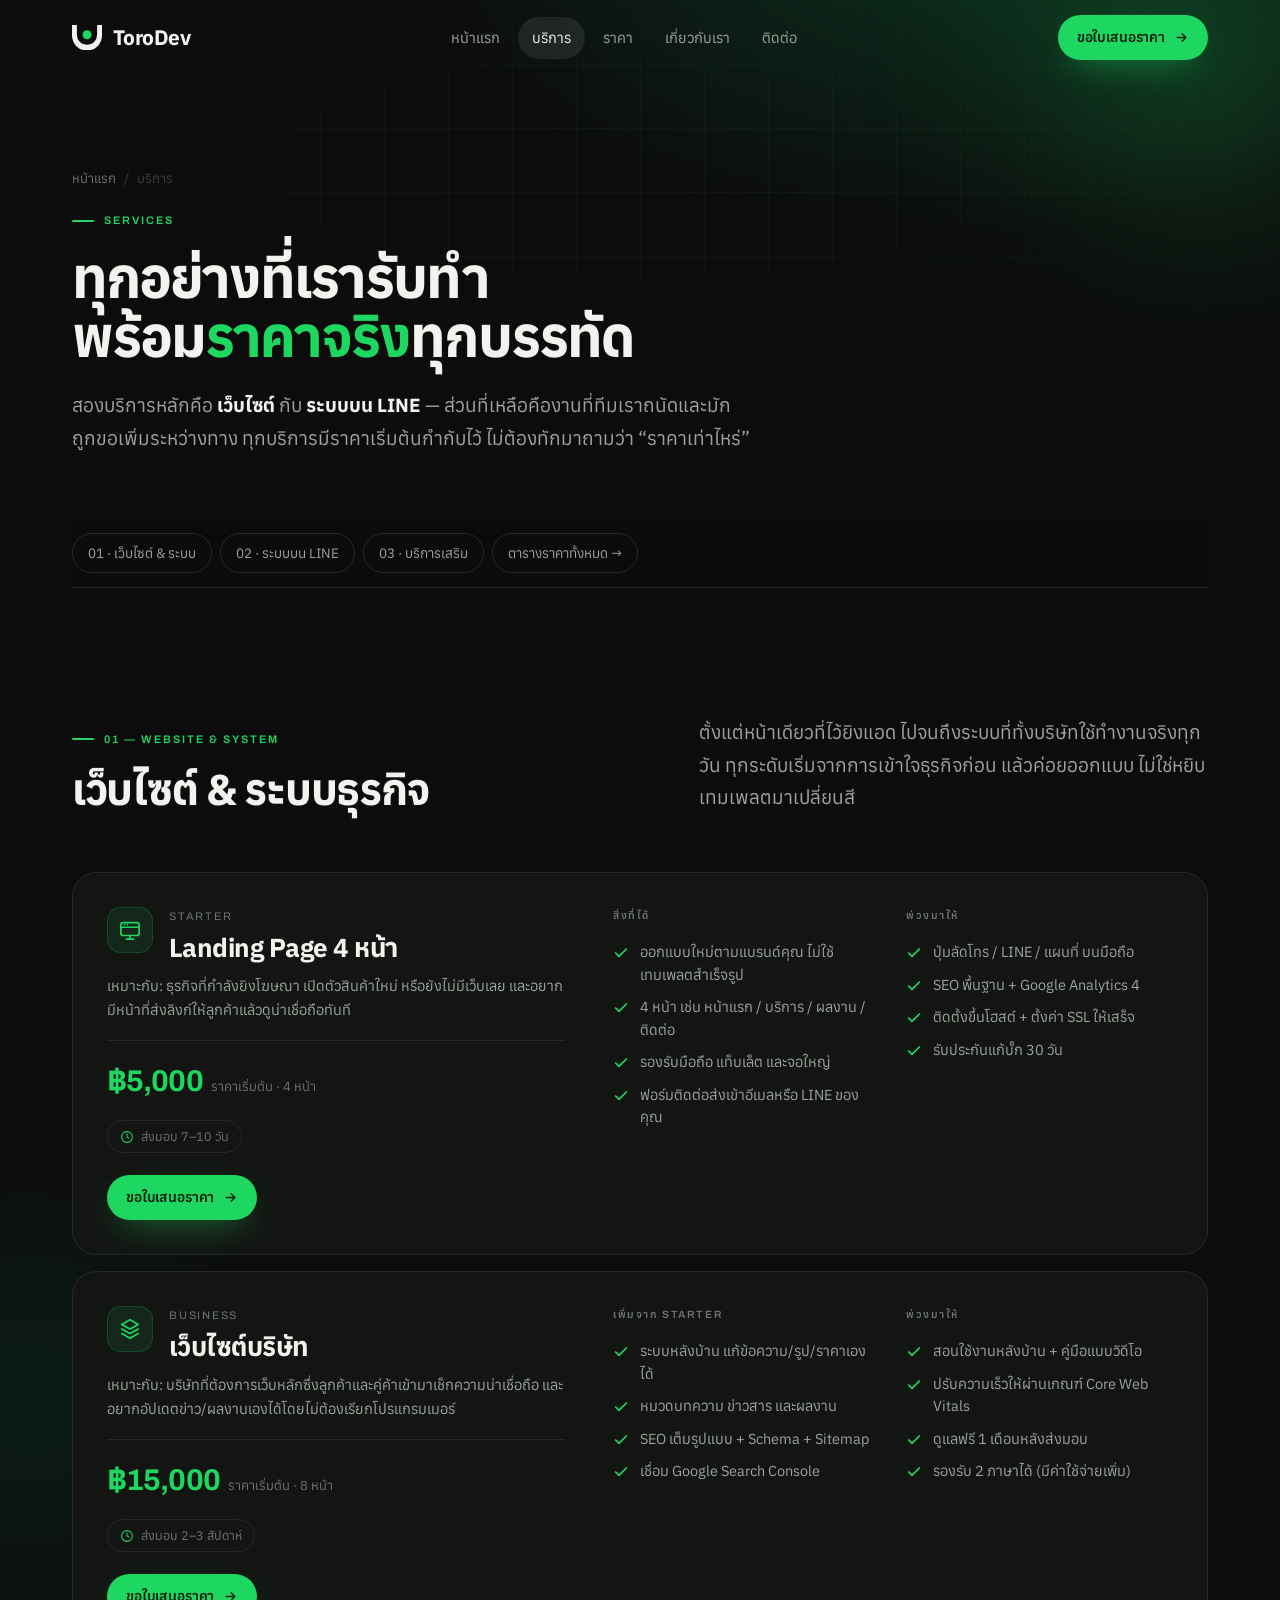
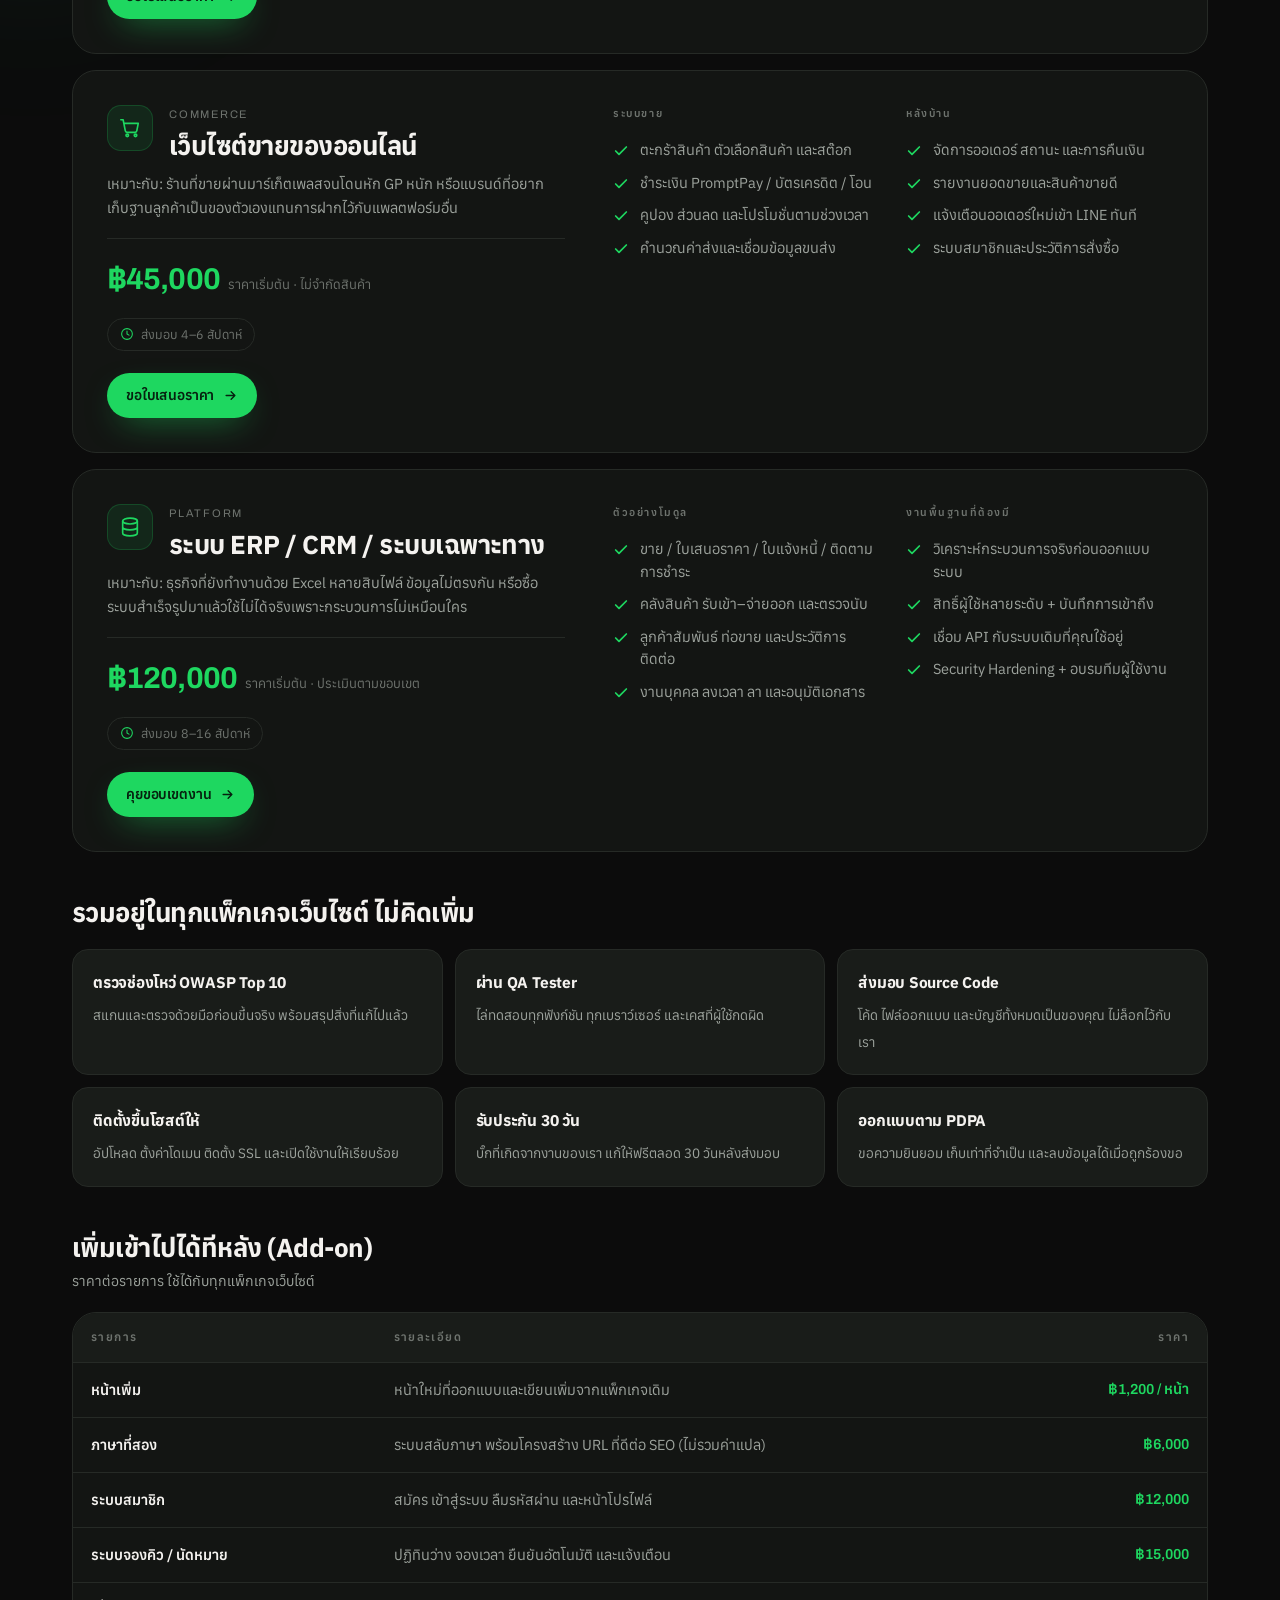
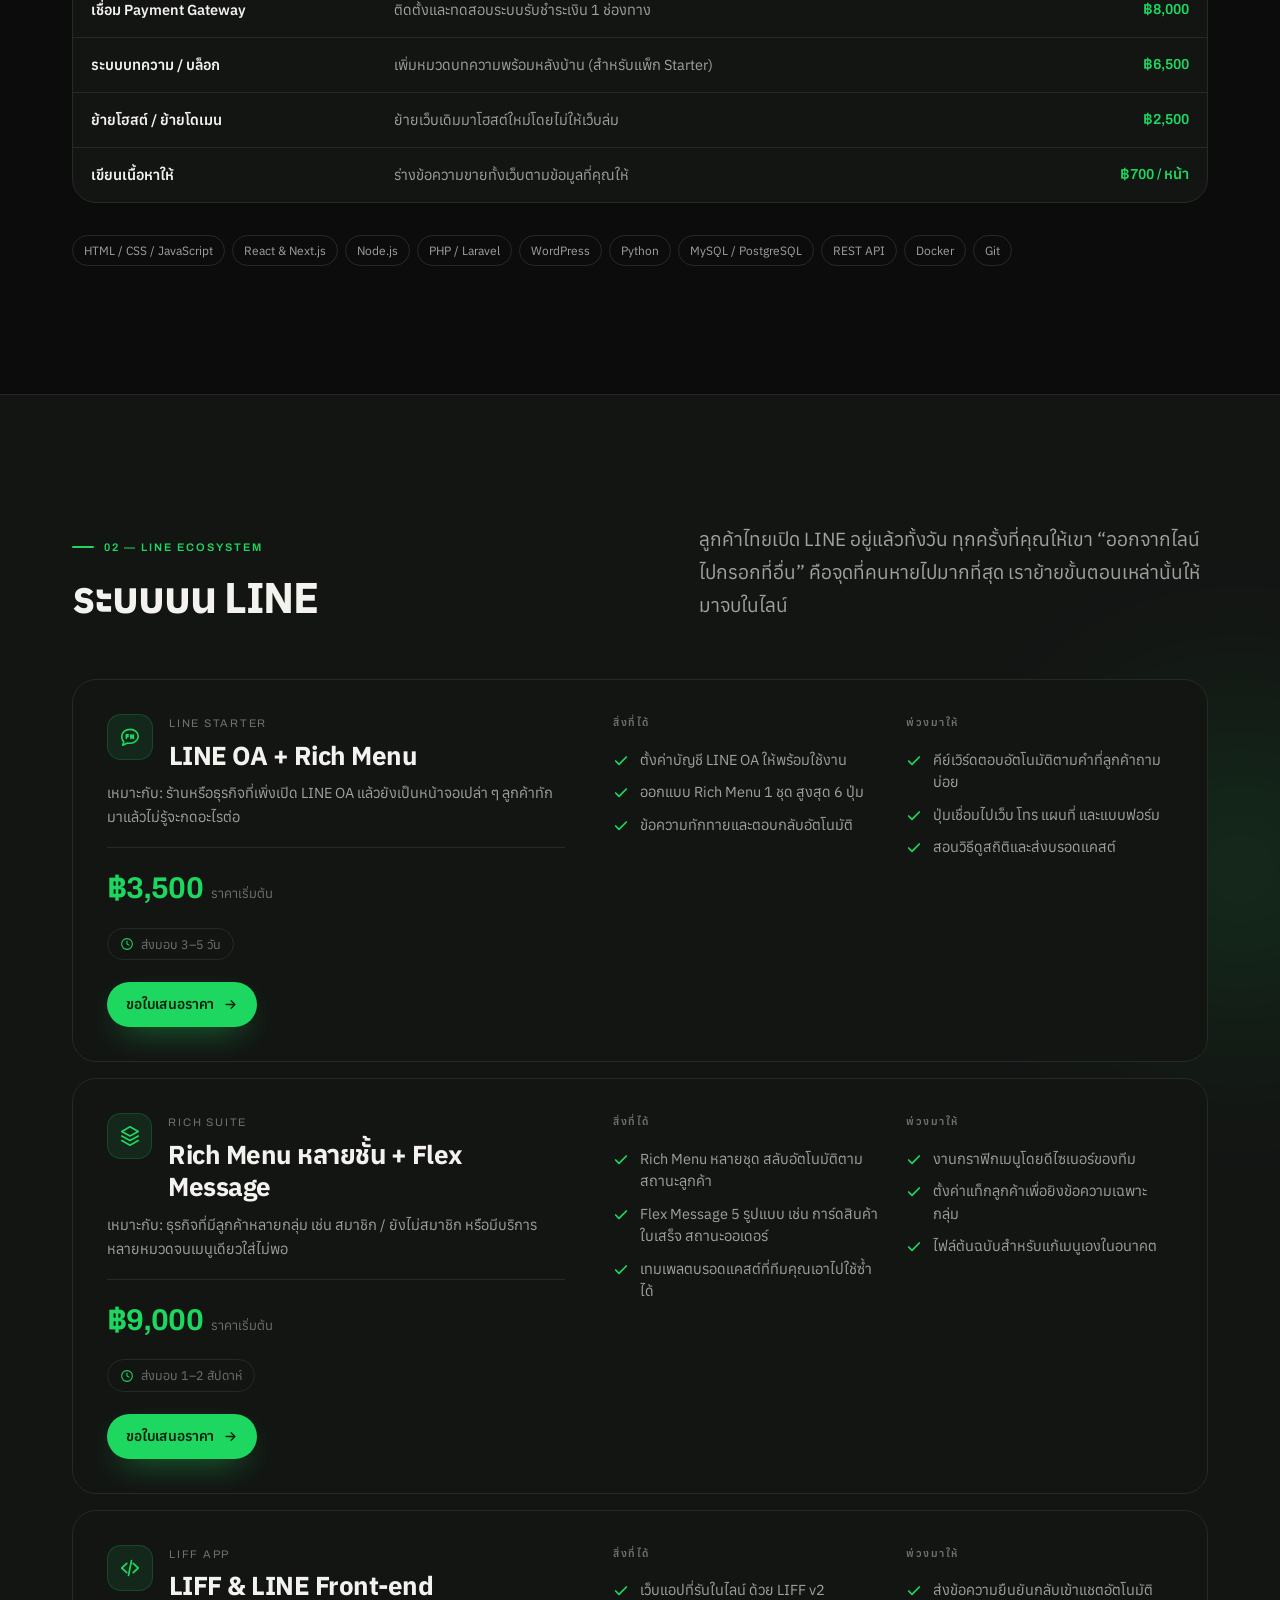
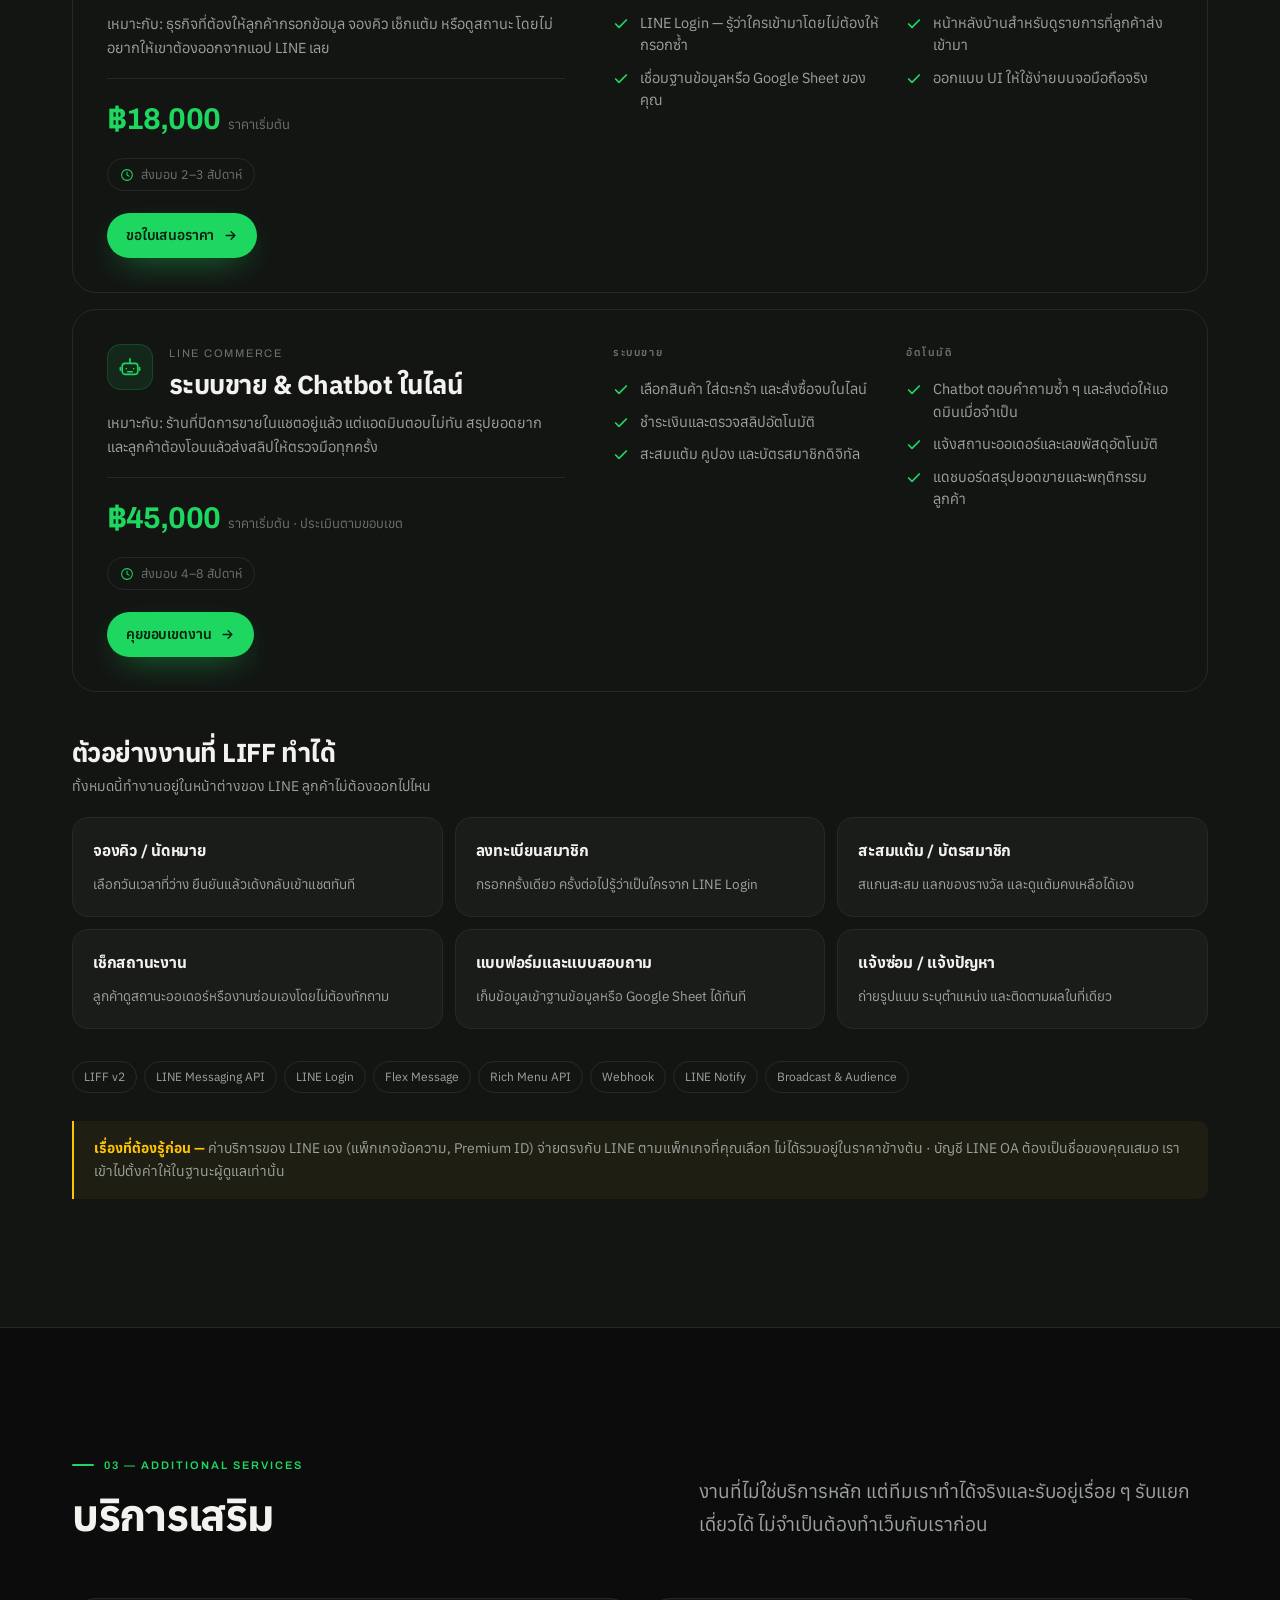
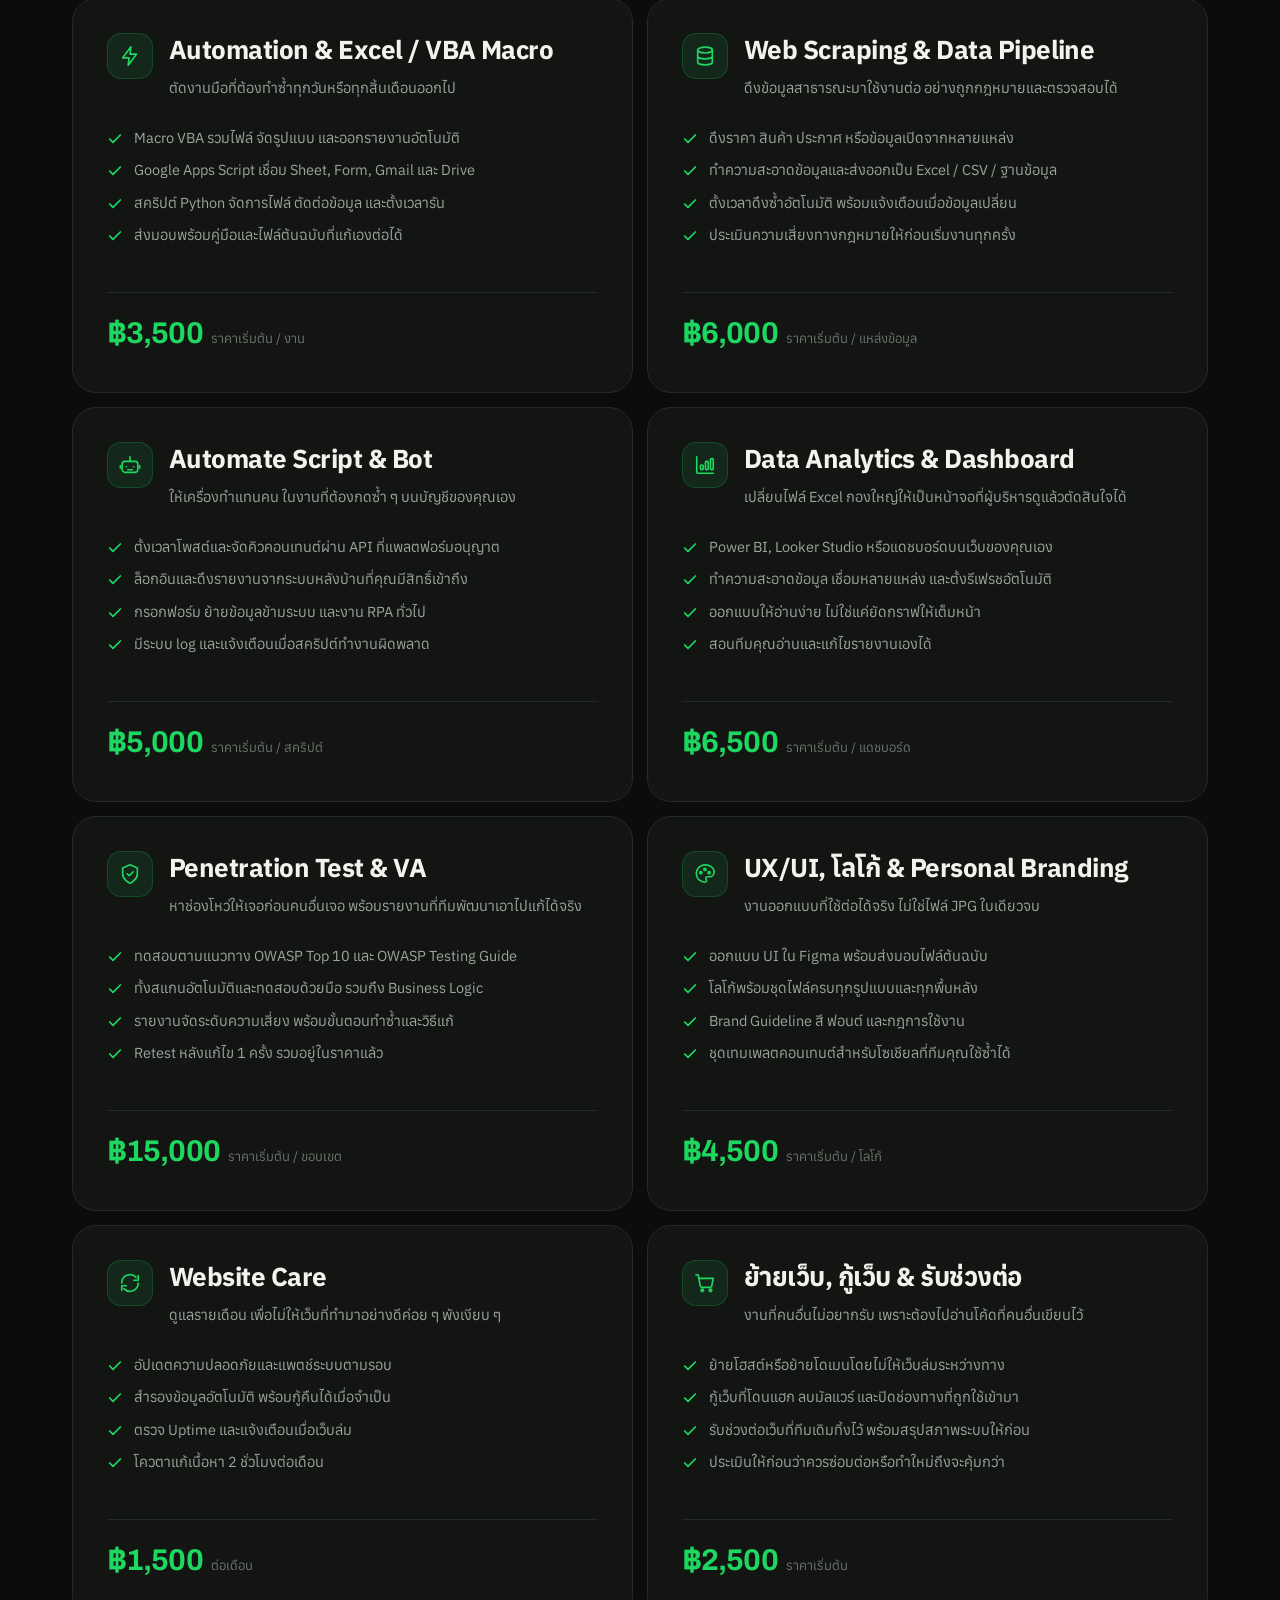
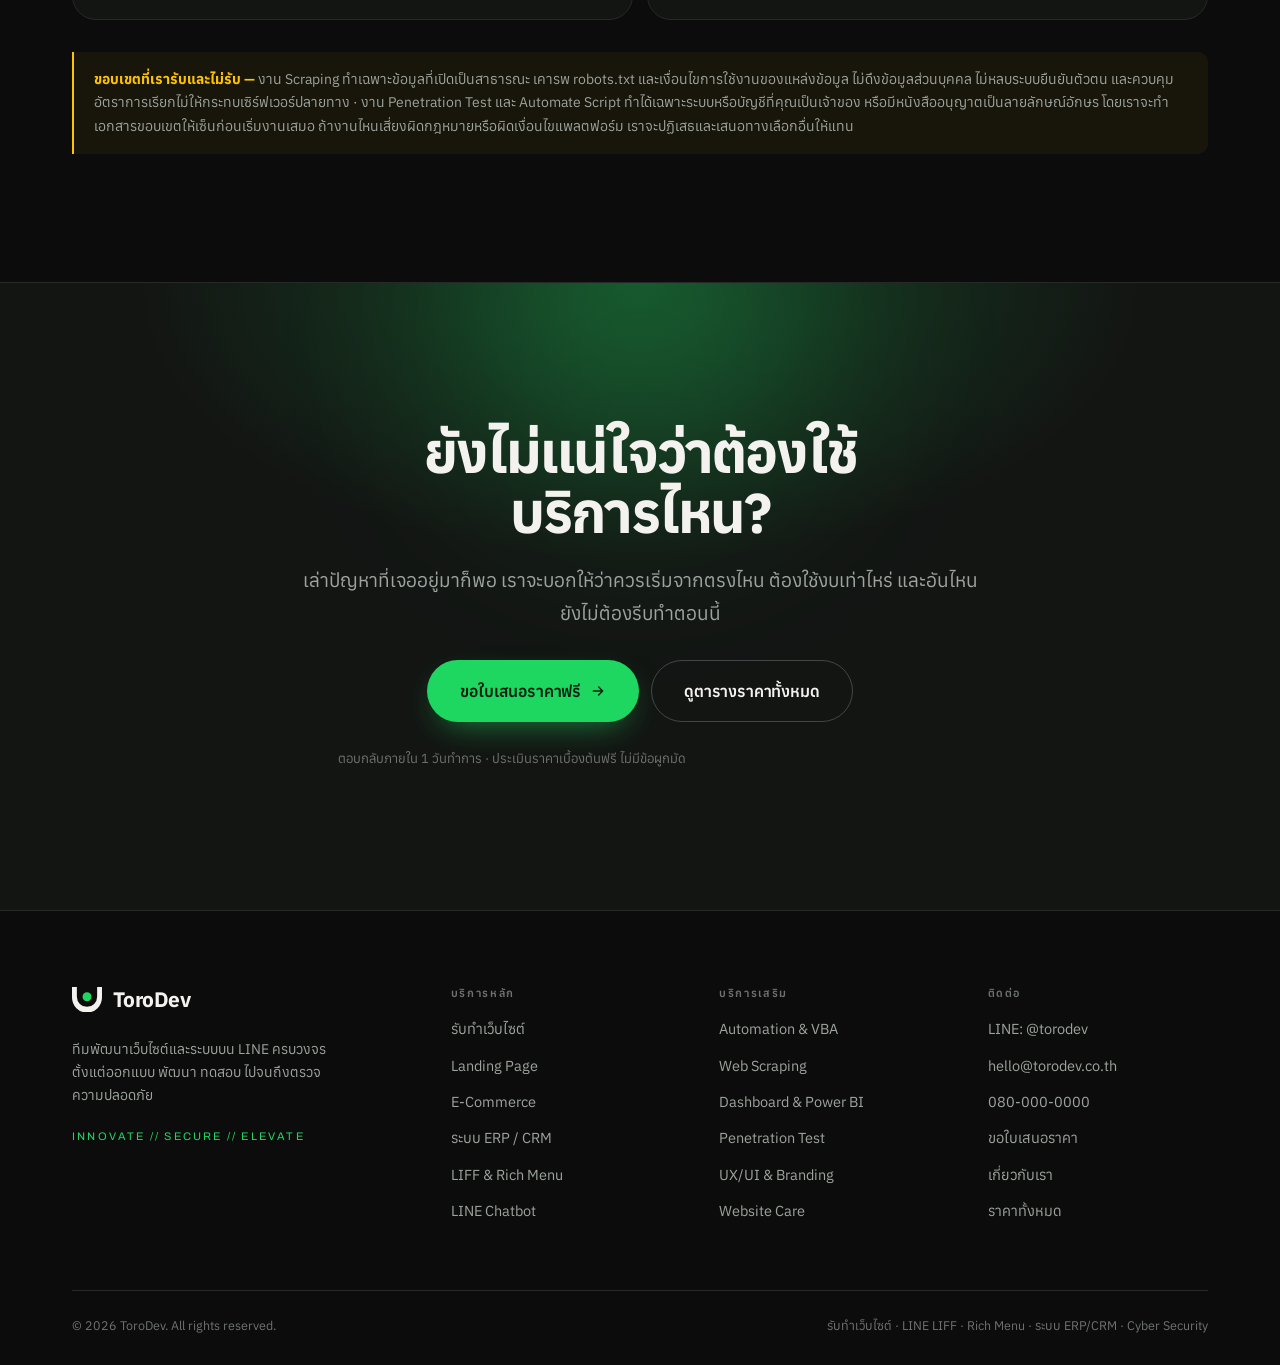
<file: services.html>
<!doctype html>
<html lang="th">
<head>
<meta charset="utf-8">
<meta name="viewport" content="width=device-width, initial-scale=1">
<title>บริการทั้งหมด — รับทำเว็บไซต์ · LINE LIFF · Rich Menu · ERP/CRM | ToroDev</title>
<meta name="description" content="บริการทั้งหมดของ ToroDev พร้อมราคาเริ่มต้นทุกรายการ — เว็บไซต์ Landing Page 5,000 บาท, เว็บบริษัท, E-Commerce, ERP/CRM, LINE OA, Rich Menu, LIFF App, Chatbot, Automation, Web Scraping, Power BI Dashboard และ Penetration Test ตาม OWASP Top 10">
<meta name="keywords" content="รับทำเว็บไซต์, รับทำ Landing Page, รับทำ LINE OA, LIFF, Rich Menu, LINE Chatbot, รับทำระบบ ERP, รับทำระบบ CRM, Penetration Test, Web Scraping, Power BI, VBA Macro">
<meta name="author" content="ToroDev">
<meta name="robots" content="index,follow,max-image-preview:large">
<meta name="theme-color" content="#0C0C0C">
<link rel="canonical" href="https://torodev.co.th/services.html">

<meta property="og:type" content="website">
<meta property="og:locale" content="th_TH">
<meta property="og:site_name" content="ToroDev">
<meta property="og:url" content="https://torodev.co.th/services.html">
<meta property="og:title" content="บริการทั้งหมด — รับทำเว็บไซต์ · LINE LIFF · Rich Menu · ERP/CRM | ToroDev">
<meta property="og:description" content="บริการทั้งหมดของ ToroDev พร้อมราคาเริ่มต้นทุกรายการ — เว็บไซต์ Landing Page 5,000 บาท, เว็บบริษัท, E-Commerce, ERP/CRM, LINE OA, Rich Menu, LIFF App, Chatbot, Automation, Web Scraping, Power BI Dashboard และ Penetration Test ตาม OWASP Top 10">
<meta property="og:image" content="https://torodev.co.th/assets/img/og.png">
<meta property="og:image:width" content="1200">
<meta property="og:image:height" content="630">
<meta name="twitter:card" content="summary_large_image">
<meta name="twitter:title" content="บริการทั้งหมด — รับทำเว็บไซต์ · LINE LIFF · Rich Menu · ERP/CRM | ToroDev">
<meta name="twitter:description" content="บริการทั้งหมดของ ToroDev พร้อมราคาเริ่มต้นทุกรายการ — เว็บไซต์ Landing Page 5,000 บาท, เว็บบริษัท, E-Commerce, ERP/CRM, LINE OA, Rich Menu, LIFF App, Chatbot, Automation, Web Scraping, Power BI Dashboard และ Penetration Test ตาม OWASP Top 10">
<meta name="twitter:image" content="https://torodev.co.th/assets/img/og.png">

<link rel="icon" href="/favicon.ico" sizes="32x32">
<link rel="icon" href="/favicon.svg" type="image/svg+xml">
<link rel="apple-touch-icon" href="/assets/img/icon-180.png">
<link rel="manifest" href="/site.webmanifest">

<link rel="preconnect" href="https://fonts.googleapis.com">
<link rel="preconnect" href="https://fonts.gstatic.com" crossorigin>
<link href="https://fonts.googleapis.com/css2?family=Anuphan:wght@300;400;500;600;700&family=Archivo:wght@400;500;600;700;800&display=swap" rel="stylesheet">
<link rel="stylesheet" href="/assets/css/style.css">
<script type="application/ld+json">
{"@context":"https://schema.org","@type":"BreadcrumbList","itemListElement":[
 {"@type":"ListItem","position":1,"name":"หน้าแรก","item":"https://torodev.co.th/"},
 {"@type":"ListItem","position":2,"name":"บริการ"}
]}
</script>
<script type="application/ld+json">
{"@context":"https://schema.org","@type":"ItemList","name":"บริการของ ToroDev","itemListElement":[
 {"@type":"ListItem","position":1,"item":{"@type":"Service","name":"รับทำเว็บไซต์ Landing Page 4 หน้า","serviceType":"Web Design","provider":{"@type":"Organization","name":"ToroDev"},"offers":{"@type":"Offer","priceCurrency":"THB","price":"5000"}}},
 {"@type":"ListItem","position":2,"item":{"@type":"Service","name":"รับทำเว็บไซต์บริษัท","serviceType":"Web Development","provider":{"@type":"Organization","name":"ToroDev"},"offers":{"@type":"Offer","priceCurrency":"THB","price":"15000"}}},
 {"@type":"ListItem","position":3,"item":{"@type":"Service","name":"รับทำเว็บไซต์ E-Commerce","serviceType":"E-Commerce Development","provider":{"@type":"Organization","name":"ToroDev"},"offers":{"@type":"Offer","priceCurrency":"THB","price":"45000"}}},
 {"@type":"ListItem","position":4,"item":{"@type":"Service","name":"พัฒนาระบบ ERP และ CRM","serviceType":"Custom Software Development","provider":{"@type":"Organization","name":"ToroDev"},"offers":{"@type":"Offer","priceCurrency":"THB","price":"120000"}}},
 {"@type":"ListItem","position":5,"item":{"@type":"Service","name":"รับทำ LINE OA และ Rich Menu","serviceType":"LINE Official Account","provider":{"@type":"Organization","name":"ToroDev"},"offers":{"@type":"Offer","priceCurrency":"THB","price":"3500"}}},
 {"@type":"ListItem","position":6,"item":{"@type":"Service","name":"พัฒนา LIFF Application","serviceType":"LINE Front-end Framework","provider":{"@type":"Organization","name":"ToroDev"},"offers":{"@type":"Offer","priceCurrency":"THB","price":"18000"}}},
 {"@type":"ListItem","position":7,"item":{"@type":"Service","name":"Penetration Test และ Vulnerability Assessment","serviceType":"Security Testing","provider":{"@type":"Organization","name":"ToroDev"},"offers":{"@type":"Offer","priceCurrency":"THB","price":"15000"}}}
]}
</script>
</head>
<body>
<a class="skip" href="#main">ข้ามไปยังเนื้อหาหลัก</a>

<!-- icon sprite -->
<svg width="0" height="0" style="position:absolute" aria-hidden="true" focusable="false"><defs>
<symbol id="i-check" viewBox="0 0 24 24" fill="none" stroke="currentColor" stroke-width="2.6" stroke-linecap="round" stroke-linejoin="round"><path d="M20 6 9 17l-5-5"/></symbol>
<symbol id="i-arrow" viewBox="0 0 24 24" fill="none" stroke="currentColor" stroke-width="2.2" stroke-linecap="round" stroke-linejoin="round"><path d="M5 12h14M13 6l6 6-6 6"/></symbol>
<symbol id="i-web" viewBox="0 0 24 24" fill="none" stroke="currentColor" stroke-width="1.8" stroke-linecap="round" stroke-linejoin="round"><rect x="2" y="4" width="20" height="14" rx="2.5"/><path d="M2 9h20M6 6.4h.01M9 6.4h.01M8 22h8M12 18v4"/></symbol>
<symbol id="i-line" viewBox="0 0 24 24" fill="none" stroke="currentColor" stroke-width="1.8" stroke-linecap="round" stroke-linejoin="round"><path d="M21 11.2c0 4.2-4 7.6-9 7.6-.9 0-1.8-.1-2.6-.3L4 21l1.2-3.6C3.8 16 3 13.7 3 11.2 3 7 7 3.6 12 3.6s9 3.4 9 7.6Z"/><path d="M8 9.6v4M8 9.6h2.2M8 11.6h1.8M13 13.6v-4l2.6 4v-4"/></symbol>
<symbol id="i-shield" viewBox="0 0 24 24" fill="none" stroke="currentColor" stroke-width="1.8" stroke-linecap="round" stroke-linejoin="round"><path d="M12 22s8-3.5 8-10V5.5L12 2 4 5.5V12c0 6.5 8 10 8 10Z"/><path d="m9 11.8 2.1 2.1L15.4 9.6"/></symbol>
<symbol id="i-zap" viewBox="0 0 24 24" fill="none" stroke="currentColor" stroke-width="1.8" stroke-linecap="round" stroke-linejoin="round"><path d="M13 2 4 14h7l-1 8 9-12h-7l1-8Z"/></symbol>
<symbol id="i-chart" viewBox="0 0 24 24" fill="none" stroke="currentColor" stroke-width="1.8" stroke-linecap="round" stroke-linejoin="round"><path d="M3 3v17a1 1 0 0 0 1 1h17"/><rect x="7" y="12" width="3" height="5" rx="1"/><rect x="12.5" y="8" width="3" height="9" rx="1"/><rect x="18" y="5" width="3" height="12" rx="1"/></symbol>
<symbol id="i-bug" viewBox="0 0 24 24" fill="none" stroke="currentColor" stroke-width="1.8" stroke-linecap="round" stroke-linejoin="round"><path d="M11 2a3 3 0 0 1 3 3M8 6h8a4 4 0 0 1 4 4v3a8 8 0 0 1-16 0v-3a4 4 0 0 1 4-4Z"/><path d="M12 10v9M4 12H2M22 12h-2M5 7 3.5 5.5M19 7l1.5-1.5M5 17l-1.5 1.5M19 17l1.5 1.5"/></symbol>
<symbol id="i-brush" viewBox="0 0 24 24" fill="none" stroke="currentColor" stroke-width="1.8" stroke-linecap="round" stroke-linejoin="round"><path d="M12 2a9.5 9.5 0 1 0 0 19c1 0 1.8-.8 1.8-1.8 0-.5-.2-.9-.5-1.2-.3-.3-.5-.7-.5-1.2 0-1 .8-1.8 1.8-1.8h2.1A5.3 5.3 0 0 0 22 9.7C22 5.4 17.5 2 12 2Z"/><circle cx="7.5" cy="10.5" r="1.2"/><circle cx="12" cy="7" r="1.2"/><circle cx="16.5" cy="10.5" r="1.2"/></symbol>
<symbol id="i-bot" viewBox="0 0 24 24" fill="none" stroke="currentColor" stroke-width="1.8" stroke-linecap="round" stroke-linejoin="round"><rect x="3.5" y="8" width="17" height="12" rx="3"/><path d="M12 8V4.5M12 3v1.5M8 14h.01M16 14h.01M9.5 17.2h5M1.5 12.5v3M22.5 12.5v3"/></symbol>
<symbol id="i-db" viewBox="0 0 24 24" fill="none" stroke="currentColor" stroke-width="1.8" stroke-linecap="round" stroke-linejoin="round"><ellipse cx="12" cy="5.5" rx="8" ry="3.2"/><path d="M4 5.5v13c0 1.8 3.6 3.2 8 3.2s8-1.4 8-3.2v-13M4 12c0 1.8 3.6 3.2 8 3.2s8-1.4 8-3.2"/></symbol>
<symbol id="i-cycle" viewBox="0 0 24 24" fill="none" stroke="currentColor" stroke-width="1.8" stroke-linecap="round" stroke-linejoin="round"><path d="M21 12a9 9 0 0 1-15.6 6.1M3 12a9 9 0 0 1 15.6-6.1"/><path d="M21 4v5h-5M3 20v-5h5"/></symbol>
<symbol id="i-cart" viewBox="0 0 24 24" fill="none" stroke="currentColor" stroke-width="1.8" stroke-linecap="round" stroke-linejoin="round"><circle cx="9" cy="20" r="1.4"/><circle cx="18" cy="20" r="1.4"/><path d="M2 3h2.5l2.4 12.1a2 2 0 0 0 2 1.6h8.5a2 2 0 0 0 2-1.6L21 7H5.2"/></symbol>
<symbol id="i-layers" viewBox="0 0 24 24" fill="none" stroke="currentColor" stroke-width="1.8" stroke-linecap="round" stroke-linejoin="round"><path d="m12 2 9 5-9 5-9-5 9-5Z"/><path d="m3 12 9 5 9-5M3 17l9 5 9-5"/></symbol>
<symbol id="i-mail" viewBox="0 0 24 24" fill="none" stroke="currentColor" stroke-width="1.8" stroke-linecap="round" stroke-linejoin="round"><rect x="2.5" y="4.5" width="19" height="15" rx="2.5"/><path d="m3 7 8.2 5.6a1.4 1.4 0 0 0 1.6 0L21 7"/></symbol>
<symbol id="i-phone" viewBox="0 0 24 24" fill="none" stroke="currentColor" stroke-width="1.8" stroke-linecap="round" stroke-linejoin="round"><path d="M21 16.9v2.6a2 2 0 0 1-2.2 2 19.4 19.4 0 0 1-8.5-3 19 19 0 0 1-5.9-5.9 19.4 19.4 0 0 1-3-8.6A2 2 0 0 1 3.4 2H6a2 2 0 0 1 2 1.7c.1 1 .4 1.9.7 2.8a2 2 0 0 1-.5 2.1L7.1 9.8a15 15 0 0 0 5.7 5.7l1.2-1.2a2 2 0 0 1 2.1-.4c.9.3 1.8.5 2.8.6a2 2 0 0 1 1.7 2Z"/></symbol>
<symbol id="i-clock" viewBox="0 0 24 24" fill="none" stroke="currentColor" stroke-width="1.8" stroke-linecap="round" stroke-linejoin="round"><circle cx="12" cy="12" r="9.2"/><path d="M12 6.8V12l3.4 2"/></symbol>
<symbol id="i-code" viewBox="0 0 24 24" fill="none" stroke="currentColor" stroke-width="1.9" stroke-linecap="round" stroke-linejoin="round"><path d="m8.5 17-5.5-5 5.5-5M15.5 7l5.5 5-5.5 5M13.6 4l-3.2 16"/></symbol>
</defs></svg>

<header class="hdr">
  <div class="hdr-in">
    <a class="logo" href="/" aria-label="ToroDev หน้าแรก">
      <svg viewBox="13 18 74 63" aria-hidden="true"><path d="M13,18L13,44A37,37 0 0 0 87,44L87,18L75,18L75,42A25,25 0 0 1 25,42L25,18Z" fill="currentColor"/><circle cx="50" cy="42" r="11" fill="#1ED760"/></svg>
      <span class="logo-tx">ToroDev</span>
    </a>
    <nav class="nav" aria-label="เมนูหลัก">
      <a href="/">หน้าแรก</a>
      <a href="/services.html" class="is-here">บริการ</a>
      <a href="/pricing.html">ราคา</a>
      <a href="/about.html">เกี่ยวกับเรา</a>
      <a href="/contact.html">ติดต่อ</a>
    </nav>
    <div class="hdr-cta">
      <a class="btn btn--core btn--sm" href="/contact.html">ขอใบเสนอราคา<svg class="ar" width="15" height="15" aria-hidden="true"><use href="#i-arrow"/></svg></a>
      <button class="burger" type="button" aria-label="เปิดเมนู" aria-expanded="false" aria-controls="drawer">
        <span></span><span></span><span></span>
      </button>
    </div>
  </div>
</header>

<div class="drawer" id="drawer" aria-hidden="true">
  <a href="/"><span>หน้าแรก</span><span class="n">01</span></a>
  <a href="/services.html"><span>บริการ</span><span class="n">02</span></a>
  <a href="/pricing.html"><span>ราคา</span><span class="n">03</span></a>
  <a href="/about.html"><span>เกี่ยวกับเรา</span><span class="n">04</span></a>
  <a href="/contact.html"><span>ติดต่อ</span><span class="n">05</span></a>
  <a class="btn btn--core btn--lg" href="/contact.html">ขอใบเสนอราคาฟรี<svg class="ar" width="16" height="16" aria-hidden="true"><use href="#i-arrow"/></svg></a>
  <div class="drawer-foot">Innovate // Secure // Elevate</div>
</div>

<main id="main">

  <section class="pagehead">
    <div class="grid-lines" aria-hidden="true"></div>
    <div class="glow glow--core" style="width:480px;height:480px;right:-160px;top:-180px" aria-hidden="true"></div>
    <div class="wrap rel">
      <nav class="breadcrumb" aria-label="เส้นทางหน้า">
        <a href="/">หน้าแรก</a><span>/</span><span>บริการ</span>
      </nav>
      <div class="eyebrow">Services</div>
      <h1 class="h1">ทุกอย่างที่เรารับทำ<br>พร้อม<span class="accent">ราคาจริง</span>ทุกบรรทัด</h1>
      <p class="lead" style="margin-top:22px">
        สองบริการหลักคือ <strong style="color:var(--tx)">เว็บไซต์</strong> กับ <strong style="color:var(--tx)">ระบบบน LINE</strong> —
        ส่วนที่เหลือคืองานที่ทีมเราถนัดและมักถูกขอเพิ่มระหว่างทาง
        ทุกบริการมีราคาเริ่มต้นกำกับไว้ ไม่ต้องทักมาถามว่า “ราคาเท่าไหร่”
      </p>
    </div>
  </section>

  <div class="wrap">
    <nav class="anchor-nav" aria-label="ลัดไปยังหมวดบริการ">
      <a href="#web">01 · เว็บไซต์ &amp; ระบบ</a>
      <a href="#line">02 · ระบบบน LINE</a>
      <a href="#extra">03 · บริการเสริม</a>
      <a href="/pricing.html">ตารางราคาทั้งหมด →</a>
    </nav>
  </div>

  <!-- ══════════ 01 WEB ══════════ -->
  <section class="sec" id="web">
    <div class="glow glow--deep" style="width:420px;height:420px;left:-180px;top:20%" aria-hidden="true"></div>
    <div class="wrap rel">
      <div class="sec-head rv">
        <div>
          <div class="eyebrow">01 — Website &amp; System</div>
          <h2 class="h2">เว็บไซต์ &amp; ระบบธุรกิจ</h2>
        </div>
        <p class="lead">
          ตั้งแต่หน้าเดียวที่ไว้ยิงแอด ไปจนถึงระบบที่ทั้งบริษัทใช้ทำงานจริงทุกวัน
          ทุกระดับเริ่มจากการเข้าใจธุรกิจก่อน แล้วค่อยออกแบบ ไม่ใช่หยิบเทมเพลตมาเปลี่ยนสี
        </p>
      </div>

      <div class="grid" style="gap:16px">

        <article class="svc svc--wide rv">
          <div>
            <div class="svc-head">
              <span class="card-ic" style="margin-bottom:0"><svg aria-hidden="true"><use href="#i-web"/></svg></span>
              <div>
                <span class="card-num" style="margin-bottom:6px">Starter</span>
                <h3 class="h3">Landing Page 4 หน้า</h3>
              </div>
            </div>
            <p class="svc-tagline">
              เหมาะกับ: ธุรกิจที่กำลังยิงโฆษณา เปิดตัวสินค้าใหม่ หรือยังไม่มีเว็บเลย
              และอยากมีหน้าที่ส่งลิงก์ให้ลูกค้าแล้วดูน่าเชื่อถือทันที
            </p>
            <div class="svc-price"><b>฿5,000</b><i>ราคาเริ่มต้น · 4 หน้า</i></div>
            <span class="svc-when"><svg aria-hidden="true"><use href="#i-clock"/></svg>ส่งมอบ 7–10 วัน</span>
            <div class="btn-row" style="margin-top:22px">
              <a class="btn btn--core btn--sm" href="/contact.html?service=landing">ขอใบเสนอราคา<svg class="ar" width="15" height="15" aria-hidden="true"><use href="#i-arrow"/></svg></a>
            </div>
          </div>
          <div class="svc-cols">
            <div>
              <span class="svc-sub">สิ่งที่ได้</span>
              <ul class="ticks">
                <li><svg aria-hidden="true"><use href="#i-check"/></svg>ออกแบบใหม่ตามแบรนด์คุณ ไม่ใช้เทมเพลตสำเร็จรูป</li>
                <li><svg aria-hidden="true"><use href="#i-check"/></svg>4 หน้า เช่น หน้าแรก / บริการ / ผลงาน / ติดต่อ</li>
                <li><svg aria-hidden="true"><use href="#i-check"/></svg>รองรับมือถือ แท็บเล็ต และจอใหญ่</li>
                <li><svg aria-hidden="true"><use href="#i-check"/></svg>ฟอร์มติดต่อส่งเข้าอีเมลหรือ LINE ของคุณ</li>
              </ul>
            </div>
            <div>
              <span class="svc-sub">พ่วงมาให้</span>
              <ul class="ticks">
                <li><svg aria-hidden="true"><use href="#i-check"/></svg>ปุ่มลัดโทร / LINE / แผนที่ บนมือถือ</li>
                <li><svg aria-hidden="true"><use href="#i-check"/></svg>SEO พื้นฐาน + Google Analytics 4</li>
                <li><svg aria-hidden="true"><use href="#i-check"/></svg>ติดตั้งขึ้นโฮสต์ + ตั้งค่า SSL ให้เสร็จ</li>
                <li><svg aria-hidden="true"><use href="#i-check"/></svg>รับประกันแก้บั๊ก 30 วัน</li>
              </ul>
            </div>
          </div>
        </article>

        <article class="svc svc--wide rv">
          <div>
            <div class="svc-head">
              <span class="card-ic" style="margin-bottom:0"><svg aria-hidden="true"><use href="#i-layers"/></svg></span>
              <div>
                <span class="card-num" style="margin-bottom:6px">Business</span>
                <h3 class="h3">เว็บไซต์บริษัท</h3>
              </div>
            </div>
            <p class="svc-tagline">
              เหมาะกับ: บริษัทที่ต้องการเว็บหลักซึ่งลูกค้าและคู่ค้าเข้ามาเช็กความน่าเชื่อถือ
              และอยากอัปเดตข่าว/ผลงานเองได้โดยไม่ต้องเรียกโปรแกรมเมอร์
            </p>
            <div class="svc-price"><b>฿15,000</b><i>ราคาเริ่มต้น · 8 หน้า</i></div>
            <span class="svc-when"><svg aria-hidden="true"><use href="#i-clock"/></svg>ส่งมอบ 2–3 สัปดาห์</span>
            <div class="btn-row" style="margin-top:22px">
              <a class="btn btn--core btn--sm" href="/contact.html?service=business">ขอใบเสนอราคา<svg class="ar" width="15" height="15" aria-hidden="true"><use href="#i-arrow"/></svg></a>
            </div>
          </div>
          <div class="svc-cols">
            <div>
              <span class="svc-sub">เพิ่มจาก Starter</span>
              <ul class="ticks">
                <li><svg aria-hidden="true"><use href="#i-check"/></svg>ระบบหลังบ้าน แก้ข้อความ/รูป/ราคาเองได้</li>
                <li><svg aria-hidden="true"><use href="#i-check"/></svg>หมวดบทความ ข่าวสาร และผลงาน</li>
                <li><svg aria-hidden="true"><use href="#i-check"/></svg>SEO เต็มรูปแบบ + Schema + Sitemap</li>
                <li><svg aria-hidden="true"><use href="#i-check"/></svg>เชื่อม Google Search Console</li>
              </ul>
            </div>
            <div>
              <span class="svc-sub">พ่วงมาให้</span>
              <ul class="ticks">
                <li><svg aria-hidden="true"><use href="#i-check"/></svg>สอนใช้งานหลังบ้าน + คู่มือแบบวิดีโอ</li>
                <li><svg aria-hidden="true"><use href="#i-check"/></svg>ปรับความเร็วให้ผ่านเกณฑ์ Core Web Vitals</li>
                <li><svg aria-hidden="true"><use href="#i-check"/></svg>ดูแลฟรี 1 เดือนหลังส่งมอบ</li>
                <li><svg aria-hidden="true"><use href="#i-check"/></svg>รองรับ 2 ภาษาได้ (มีค่าใช้จ่ายเพิ่ม)</li>
              </ul>
            </div>
          </div>
        </article>

        <article class="svc svc--wide rv">
          <div>
            <div class="svc-head">
              <span class="card-ic" style="margin-bottom:0"><svg aria-hidden="true"><use href="#i-cart"/></svg></span>
              <div>
                <span class="card-num" style="margin-bottom:6px">Commerce</span>
                <h3 class="h3">เว็บไซต์ขายของออนไลน์</h3>
              </div>
            </div>
            <p class="svc-tagline">
              เหมาะกับ: ร้านที่ขายผ่านมาร์เก็ตเพลสจนโดนหัก GP หนัก
              หรือแบรนด์ที่อยากเก็บฐานลูกค้าเป็นของตัวเองแทนการฝากไว้กับแพลตฟอร์มอื่น
            </p>
            <div class="svc-price"><b>฿45,000</b><i>ราคาเริ่มต้น · ไม่จำกัดสินค้า</i></div>
            <span class="svc-when"><svg aria-hidden="true"><use href="#i-clock"/></svg>ส่งมอบ 4–6 สัปดาห์</span>
            <div class="btn-row" style="margin-top:22px">
              <a class="btn btn--core btn--sm" href="/contact.html?service=commerce">ขอใบเสนอราคา<svg class="ar" width="15" height="15" aria-hidden="true"><use href="#i-arrow"/></svg></a>
            </div>
          </div>
          <div class="svc-cols">
            <div>
              <span class="svc-sub">ระบบขาย</span>
              <ul class="ticks">
                <li><svg aria-hidden="true"><use href="#i-check"/></svg>ตะกร้าสินค้า ตัวเลือกสินค้า และสต๊อก</li>
                <li><svg aria-hidden="true"><use href="#i-check"/></svg>ชำระเงิน PromptPay / บัตรเครดิต / โอน</li>
                <li><svg aria-hidden="true"><use href="#i-check"/></svg>คูปอง ส่วนลด และโปรโมชั่นตามช่วงเวลา</li>
                <li><svg aria-hidden="true"><use href="#i-check"/></svg>คำนวณค่าส่งและเชื่อมข้อมูลขนส่ง</li>
              </ul>
            </div>
            <div>
              <span class="svc-sub">หลังบ้าน</span>
              <ul class="ticks">
                <li><svg aria-hidden="true"><use href="#i-check"/></svg>จัดการออเดอร์ สถานะ และการคืนเงิน</li>
                <li><svg aria-hidden="true"><use href="#i-check"/></svg>รายงานยอดขายและสินค้าขายดี</li>
                <li><svg aria-hidden="true"><use href="#i-check"/></svg>แจ้งเตือนออเดอร์ใหม่เข้า LINE ทันที</li>
                <li><svg aria-hidden="true"><use href="#i-check"/></svg>ระบบสมาชิกและประวัติการสั่งซื้อ</li>
              </ul>
            </div>
          </div>
        </article>

        <article class="svc svc--wide rv">
          <div>
            <div class="svc-head">
              <span class="card-ic" style="margin-bottom:0"><svg aria-hidden="true"><use href="#i-db"/></svg></span>
              <div>
                <span class="card-num" style="margin-bottom:6px">Platform</span>
                <h3 class="h3">ระบบ ERP / CRM / ระบบเฉพาะทาง</h3>
              </div>
            </div>
            <p class="svc-tagline">
              เหมาะกับ: ธุรกิจที่ยังทำงานด้วย Excel หลายสิบไฟล์ ข้อมูลไม่ตรงกัน
              หรือซื้อระบบสำเร็จรูปมาแล้วใช้ไม่ได้จริงเพราะกระบวนการไม่เหมือนใคร
            </p>
            <div class="svc-price"><b>฿120,000</b><i>ราคาเริ่มต้น · ประเมินตามขอบเขต</i></div>
            <span class="svc-when"><svg aria-hidden="true"><use href="#i-clock"/></svg>ส่งมอบ 8–16 สัปดาห์</span>
            <div class="btn-row" style="margin-top:22px">
              <a class="btn btn--core btn--sm" href="/contact.html?service=platform">คุยขอบเขตงาน<svg class="ar" width="15" height="15" aria-hidden="true"><use href="#i-arrow"/></svg></a>
            </div>
          </div>
          <div class="svc-cols">
            <div>
              <span class="svc-sub">ตัวอย่างโมดูล</span>
              <ul class="ticks">
                <li><svg aria-hidden="true"><use href="#i-check"/></svg>ขาย / ใบเสนอราคา / ใบแจ้งหนี้ / ติดตามการชำระ</li>
                <li><svg aria-hidden="true"><use href="#i-check"/></svg>คลังสินค้า รับเข้า–จ่ายออก และตรวจนับ</li>
                <li><svg aria-hidden="true"><use href="#i-check"/></svg>ลูกค้าสัมพันธ์ ท่อขาย และประวัติการติดต่อ</li>
                <li><svg aria-hidden="true"><use href="#i-check"/></svg>งานบุคคล ลงเวลา ลา และอนุมัติเอกสาร</li>
              </ul>
            </div>
            <div>
              <span class="svc-sub">งานพื้นฐานที่ต้องมี</span>
              <ul class="ticks">
                <li><svg aria-hidden="true"><use href="#i-check"/></svg>วิเคราะห์กระบวนการจริงก่อนออกแบบระบบ</li>
                <li><svg aria-hidden="true"><use href="#i-check"/></svg>สิทธิ์ผู้ใช้หลายระดับ + บันทึกการเข้าถึง</li>
                <li><svg aria-hidden="true"><use href="#i-check"/></svg>เชื่อม API กับระบบเดิมที่คุณใช้อยู่</li>
                <li><svg aria-hidden="true"><use href="#i-check"/></svg>Security Hardening + อบรมทีมผู้ใช้งาน</li>
              </ul>
            </div>
          </div>
        </article>
      </div>

      <!-- included in every web package -->
      <div class="rv" style="margin-top:44px">
        <h3 class="h3" style="margin-bottom:20px">รวมอยู่ในทุกแพ็กเกจเว็บไซต์ ไม่คิดเพิ่ม</h3>
        <div class="uses">
          <div class="use"><b>ตรวจช่องโหว่ OWASP Top 10</b><span>สแกนและตรวจด้วยมือก่อนขึ้นจริง พร้อมสรุปสิ่งที่แก้ไปแล้ว</span></div>
          <div class="use"><b>ผ่าน QA Tester</b><span>ไล่ทดสอบทุกฟังก์ชัน ทุกเบราว์เซอร์ และเคสที่ผู้ใช้กดผิด</span></div>
          <div class="use"><b>ส่งมอบ Source Code</b><span>โค้ด ไฟล์ออกแบบ และบัญชีทั้งหมดเป็นของคุณ ไม่ล็อกไว้กับเรา</span></div>
          <div class="use"><b>ติดตั้งขึ้นโฮสต์ให้</b><span>อัปโหลด ตั้งค่าโดเมน ติดตั้ง SSL และเปิดใช้งานให้เรียบร้อย</span></div>
          <div class="use"><b>รับประกัน 30 วัน</b><span>บั๊กที่เกิดจากงานของเรา แก้ให้ฟรีตลอด 30 วันหลังส่งมอบ</span></div>
          <div class="use"><b>ออกแบบตาม PDPA</b><span>ขอความยินยอม เก็บเท่าที่จำเป็น และลบข้อมูลได้เมื่อถูกร้องขอ</span></div>
        </div>
      </div>

      <!-- add-ons -->
      <div class="rv" style="margin-top:44px">
        <h3 class="h3" style="margin-bottom:6px">เพิ่มเข้าไปได้ทีหลัง (Add-on)</h3>
        <p class="dim small" style="margin-bottom:20px">ราคาต่อรายการ ใช้ได้กับทุกแพ็กเกจเว็บไซต์</p>
        <div class="tbl-wrap">
          <table class="tbl">
            <thead><tr><th>รายการ</th><th>รายละเอียด</th><th style="text-align:right">ราคา</th></tr></thead>
            <tbody>
              <tr><td>หน้าเพิ่ม</td><td>หน้าใหม่ที่ออกแบบและเขียนเพิ่มจากแพ็กเกจเดิม</td><td class="num num-green" style="text-align:right">฿1,200 / หน้า</td></tr>
              <tr><td>ภาษาที่สอง</td><td>ระบบสลับภาษา พร้อมโครงสร้าง URL ที่ดีต่อ SEO (ไม่รวมค่าแปล)</td><td class="num num-green" style="text-align:right">฿6,000</td></tr>
              <tr><td>ระบบสมาชิก</td><td>สมัคร เข้าสู่ระบบ ลืมรหัสผ่าน และหน้าโปรไฟล์</td><td class="num num-green" style="text-align:right">฿12,000</td></tr>
              <tr><td>ระบบจองคิว / นัดหมาย</td><td>ปฏิทินว่าง จองเวลา ยืนยันอัตโนมัติ และแจ้งเตือน</td><td class="num num-green" style="text-align:right">฿15,000</td></tr>
              <tr><td>เชื่อม Payment Gateway</td><td>ติดตั้งและทดสอบระบบรับชำระเงิน 1 ช่องทาง</td><td class="num num-green" style="text-align:right">฿8,000</td></tr>
              <tr><td>ระบบบทความ / บล็อก</td><td>เพิ่มหมวดบทความพร้อมหลังบ้าน (สำหรับแพ็ก Starter)</td><td class="num num-green" style="text-align:right">฿6,500</td></tr>
              <tr><td>ย้ายโฮสต์ / ย้ายโดเมน</td><td>ย้ายเว็บเดิมมาโฮสต์ใหม่โดยไม่ให้เว็บล่ม</td><td class="num num-green" style="text-align:right">฿2,500</td></tr>
              <tr><td>เขียนเนื้อหาให้</td><td>ร่างข้อความขายทั้งเว็บตามข้อมูลที่คุณให้</td><td class="num num-green" style="text-align:right">฿700 / หน้า</td></tr>
            </tbody>
          </table>
        </div>
      </div>

      <div class="pills rv" style="margin-top:32px">
        <span>HTML / CSS / JavaScript</span><span>React &amp; Next.js</span><span>Node.js</span>
        <span>PHP / Laravel</span><span>WordPress</span><span>Python</span>
        <span>MySQL / PostgreSQL</span><span>REST API</span><span>Docker</span><span>Git</span>
      </div>
    </div>
  </section>

  <!-- ══════════ 02 LINE ══════════ -->
  <section class="sec sec--surface sec-line" id="line">
    <div class="glow glow--core" style="width:440px;height:440px;right:-180px;top:10%;opacity:.35" aria-hidden="true"></div>
    <div class="wrap rel">
      <div class="sec-head rv">
        <div>
          <div class="eyebrow">02 — LINE Ecosystem</div>
          <h2 class="h2">ระบบบน LINE</h2>
        </div>
        <p class="lead">
          ลูกค้าไทยเปิด LINE อยู่แล้วทั้งวัน ทุกครั้งที่คุณให้เขา “ออกจากไลน์ไปกรอกที่อื่น”
          คือจุดที่คนหายไปมากที่สุด เราย้ายขั้นตอนเหล่านั้นให้มาจบในไลน์
        </p>
      </div>

      <div class="grid" style="gap:16px">

        <article class="svc svc--wide rv">
          <div>
            <div class="svc-head">
              <span class="card-ic" style="margin-bottom:0"><svg aria-hidden="true"><use href="#i-line"/></svg></span>
              <div>
                <span class="card-num" style="margin-bottom:6px">LINE Starter</span>
                <h3 class="h3">LINE OA + Rich Menu</h3>
              </div>
            </div>
            <p class="svc-tagline">
              เหมาะกับ: ร้านหรือธุรกิจที่เพิ่งเปิด LINE OA แล้วยังเป็นหน้าจอเปล่า ๆ
              ลูกค้าทักมาแล้วไม่รู้จะกดอะไรต่อ
            </p>
            <div class="svc-price"><b>฿3,500</b><i>ราคาเริ่มต้น</i></div>
            <span class="svc-when"><svg aria-hidden="true"><use href="#i-clock"/></svg>ส่งมอบ 3–5 วัน</span>
            <div class="btn-row" style="margin-top:22px">
              <a class="btn btn--core btn--sm" href="/contact.html?service=line-starter">ขอใบเสนอราคา<svg class="ar" width="15" height="15" aria-hidden="true"><use href="#i-arrow"/></svg></a>
            </div>
          </div>
          <div class="svc-cols">
            <div>
              <span class="svc-sub">สิ่งที่ได้</span>
              <ul class="ticks">
                <li><svg aria-hidden="true"><use href="#i-check"/></svg>ตั้งค่าบัญชี LINE OA ให้พร้อมใช้งาน</li>
                <li><svg aria-hidden="true"><use href="#i-check"/></svg>ออกแบบ Rich Menu 1 ชุด สูงสุด 6 ปุ่ม</li>
                <li><svg aria-hidden="true"><use href="#i-check"/></svg>ข้อความทักทายและตอบกลับอัตโนมัติ</li>
              </ul>
            </div>
            <div>
              <span class="svc-sub">พ่วงมาให้</span>
              <ul class="ticks">
                <li><svg aria-hidden="true"><use href="#i-check"/></svg>คีย์เวิร์ดตอบอัตโนมัติตามคำที่ลูกค้าถามบ่อย</li>
                <li><svg aria-hidden="true"><use href="#i-check"/></svg>ปุ่มเชื่อมไปเว็บ โทร แผนที่ และแบบฟอร์ม</li>
                <li><svg aria-hidden="true"><use href="#i-check"/></svg>สอนวิธีดูสถิติและส่งบรอดแคสต์</li>
              </ul>
            </div>
          </div>
        </article>

        <article class="svc svc--wide rv">
          <div>
            <div class="svc-head">
              <span class="card-ic" style="margin-bottom:0"><svg aria-hidden="true"><use href="#i-layers"/></svg></span>
              <div>
                <span class="card-num" style="margin-bottom:6px">Rich Suite</span>
                <h3 class="h3">Rich Menu หลายชั้น + Flex Message</h3>
              </div>
            </div>
            <p class="svc-tagline">
              เหมาะกับ: ธุรกิจที่มีลูกค้าหลายกลุ่ม เช่น สมาชิก / ยังไม่สมาชิก
              หรือมีบริการหลายหมวดจนเมนูเดียวใส่ไม่พอ
            </p>
            <div class="svc-price"><b>฿9,000</b><i>ราคาเริ่มต้น</i></div>
            <span class="svc-when"><svg aria-hidden="true"><use href="#i-clock"/></svg>ส่งมอบ 1–2 สัปดาห์</span>
            <div class="btn-row" style="margin-top:22px">
              <a class="btn btn--core btn--sm" href="/contact.html?service=line-rich">ขอใบเสนอราคา<svg class="ar" width="15" height="15" aria-hidden="true"><use href="#i-arrow"/></svg></a>
            </div>
          </div>
          <div class="svc-cols">
            <div>
              <span class="svc-sub">สิ่งที่ได้</span>
              <ul class="ticks">
                <li><svg aria-hidden="true"><use href="#i-check"/></svg>Rich Menu หลายชุด สลับอัตโนมัติตามสถานะลูกค้า</li>
                <li><svg aria-hidden="true"><use href="#i-check"/></svg>Flex Message 5 รูปแบบ เช่น การ์ดสินค้า ใบเสร็จ สถานะออเดอร์</li>
                <li><svg aria-hidden="true"><use href="#i-check"/></svg>เทมเพลตบรอดแคสต์ที่ทีมคุณเอาไปใช้ซ้ำได้</li>
              </ul>
            </div>
            <div>
              <span class="svc-sub">พ่วงมาให้</span>
              <ul class="ticks">
                <li><svg aria-hidden="true"><use href="#i-check"/></svg>งานกราฟิกเมนูโดยดีไซเนอร์ของทีม</li>
                <li><svg aria-hidden="true"><use href="#i-check"/></svg>ตั้งค่าแท็กลูกค้าเพื่อยิงข้อความเฉพาะกลุ่ม</li>
                <li><svg aria-hidden="true"><use href="#i-check"/></svg>ไฟล์ต้นฉบับสำหรับแก้เมนูเองในอนาคต</li>
              </ul>
            </div>
          </div>
        </article>

        <article class="svc svc--wide rv">
          <div>
            <div class="svc-head">
              <span class="card-ic" style="margin-bottom:0"><svg aria-hidden="true"><use href="#i-code"/></svg></span>
              <div>
                <span class="card-num" style="margin-bottom:6px">LIFF App</span>
                <h3 class="h3">LIFF &amp; LINE Front-end</h3>
              </div>
            </div>
            <p class="svc-tagline">
              เหมาะกับ: ธุรกิจที่ต้องให้ลูกค้ากรอกข้อมูล จองคิว เช็กแต้ม หรือดูสถานะ
              โดยไม่อยากให้เขาต้องออกจากแอป LINE เลย
            </p>
            <div class="svc-price"><b>฿18,000</b><i>ราคาเริ่มต้น</i></div>
            <span class="svc-when"><svg aria-hidden="true"><use href="#i-clock"/></svg>ส่งมอบ 2–3 สัปดาห์</span>
            <div class="btn-row" style="margin-top:22px">
              <a class="btn btn--core btn--sm" href="/contact.html?service=liff">ขอใบเสนอราคา<svg class="ar" width="15" height="15" aria-hidden="true"><use href="#i-arrow"/></svg></a>
            </div>
          </div>
          <div class="svc-cols">
            <div>
              <span class="svc-sub">สิ่งที่ได้</span>
              <ul class="ticks">
                <li><svg aria-hidden="true"><use href="#i-check"/></svg>เว็บแอปที่รันในไลน์ ด้วย LIFF v2</li>
                <li><svg aria-hidden="true"><use href="#i-check"/></svg>LINE Login — รู้ว่าใครเข้ามาโดยไม่ต้องให้กรอกซ้ำ</li>
                <li><svg aria-hidden="true"><use href="#i-check"/></svg>เชื่อมฐานข้อมูลหรือ Google Sheet ของคุณ</li>
              </ul>
            </div>
            <div>
              <span class="svc-sub">พ่วงมาให้</span>
              <ul class="ticks">
                <li><svg aria-hidden="true"><use href="#i-check"/></svg>ส่งข้อความยืนยันกลับเข้าแชตอัตโนมัติ</li>
                <li><svg aria-hidden="true"><use href="#i-check"/></svg>หน้าหลังบ้านสำหรับดูรายการที่ลูกค้าส่งเข้ามา</li>
                <li><svg aria-hidden="true"><use href="#i-check"/></svg>ออกแบบ UI ให้ใช้ง่ายบนจอมือถือจริง</li>
              </ul>
            </div>
          </div>
        </article>

        <article class="svc svc--wide rv">
          <div>
            <div class="svc-head">
              <span class="card-ic" style="margin-bottom:0"><svg aria-hidden="true"><use href="#i-bot"/></svg></span>
              <div>
                <span class="card-num" style="margin-bottom:6px">LINE Commerce</span>
                <h3 class="h3">ระบบขาย &amp; Chatbot ในไลน์</h3>
              </div>
            </div>
            <p class="svc-tagline">
              เหมาะกับ: ร้านที่ปิดการขายในแชตอยู่แล้ว แต่แอดมินตอบไม่ทัน
              สรุปยอดยาก และลูกค้าต้องโอนแล้วส่งสลิปให้ตรวจมือทุกครั้ง
            </p>
            <div class="svc-price"><b>฿45,000</b><i>ราคาเริ่มต้น · ประเมินตามขอบเขต</i></div>
            <span class="svc-when"><svg aria-hidden="true"><use href="#i-clock"/></svg>ส่งมอบ 4–8 สัปดาห์</span>
            <div class="btn-row" style="margin-top:22px">
              <a class="btn btn--core btn--sm" href="/contact.html?service=line-commerce">คุยขอบเขตงาน<svg class="ar" width="15" height="15" aria-hidden="true"><use href="#i-arrow"/></svg></a>
            </div>
          </div>
          <div class="svc-cols">
            <div>
              <span class="svc-sub">ระบบขาย</span>
              <ul class="ticks">
                <li><svg aria-hidden="true"><use href="#i-check"/></svg>เลือกสินค้า ใส่ตะกร้า และสั่งซื้อจบในไลน์</li>
                <li><svg aria-hidden="true"><use href="#i-check"/></svg>ชำระเงินและตรวจสลิปอัตโนมัติ</li>
                <li><svg aria-hidden="true"><use href="#i-check"/></svg>สะสมแต้ม คูปอง และบัตรสมาชิกดิจิทัล</li>
              </ul>
            </div>
            <div>
              <span class="svc-sub">อัตโนมัติ</span>
              <ul class="ticks">
                <li><svg aria-hidden="true"><use href="#i-check"/></svg>Chatbot ตอบคำถามซ้ำ ๆ และส่งต่อให้แอดมินเมื่อจำเป็น</li>
                <li><svg aria-hidden="true"><use href="#i-check"/></svg>แจ้งสถานะออเดอร์และเลขพัสดุอัตโนมัติ</li>
                <li><svg aria-hidden="true"><use href="#i-check"/></svg>แดชบอร์ดสรุปยอดขายและพฤติกรรมลูกค้า</li>
              </ul>
            </div>
          </div>
        </article>
      </div>

      <div class="rv" style="margin-top:44px">
        <h3 class="h3" style="margin-bottom:6px">ตัวอย่างงานที่ LIFF ทำได้</h3>
        <p class="dim small" style="margin-bottom:20px">ทั้งหมดนี้ทำงานอยู่ในหน้าต่างของ LINE ลูกค้าไม่ต้องออกไปไหน</p>
        <div class="uses">
          <div class="use"><b>จองคิว / นัดหมาย</b><span>เลือกวันเวลาที่ว่าง ยืนยันแล้วเด้งกลับเข้าแชตทันที</span></div>
          <div class="use"><b>ลงทะเบียนสมาชิก</b><span>กรอกครั้งเดียว ครั้งต่อไปรู้ว่าเป็นใครจาก LINE Login</span></div>
          <div class="use"><b>สะสมแต้ม / บัตรสมาชิก</b><span>สแกนสะสม แลกของรางวัล และดูแต้มคงเหลือได้เอง</span></div>
          <div class="use"><b>เช็กสถานะงาน</b><span>ลูกค้าดูสถานะออเดอร์หรืองานซ่อมเองโดยไม่ต้องทักถาม</span></div>
          <div class="use"><b>แบบฟอร์มและแบบสอบถาม</b><span>เก็บข้อมูลเข้าฐานข้อมูลหรือ Google Sheet ได้ทันที</span></div>
          <div class="use"><b>แจ้งซ่อม / แจ้งปัญหา</b><span>ถ่ายรูปแนบ ระบุตำแหน่ง และติดตามผลในที่เดียว</span></div>
        </div>
      </div>

      <div class="pills rv" style="margin-top:32px">
        <span>LIFF v2</span><span>LINE Messaging API</span><span>LINE Login</span>
        <span>Flex Message</span><span>Rich Menu API</span><span>Webhook</span>
        <span>LINE Notify</span><span>Broadcast &amp; Audience</span>
      </div>

      <div class="note rv" style="margin-top:28px">
        <b>เรื่องที่ต้องรู้ก่อน —</b>
        ค่าบริการของ LINE เอง (แพ็กเกจข้อความ, Premium ID) จ่ายตรงกับ LINE ตามแพ็กเกจที่คุณเลือก
        ไม่ได้รวมอยู่ในราคาข้างต้น · บัญชี LINE OA ต้องเป็นชื่อของคุณเสมอ เราเข้าไปตั้งค่าให้ในฐานะผู้ดูแลเท่านั้น
      </div>
    </div>
  </section>

  <!-- ══════════ 03 EXTRA ══════════ -->
  <section class="sec sec-line" id="extra">
    <div class="wrap">
      <div class="sec-head rv">
        <div>
          <div class="eyebrow">03 — Additional Services</div>
          <h2 class="h2">บริการเสริม</h2>
        </div>
        <p class="lead">
          งานที่ไม่ใช่บริการหลัก แต่ทีมเราทำได้จริงและรับอยู่เรื่อย ๆ
          รับแยกเดี่ยวได้ ไม่จำเป็นต้องทำเว็บกับเราก่อน
        </p>
      </div>

      <div class="grid g-2">

        <article class="svc rv">
          <div class="svc-head">
            <span class="card-ic" style="margin-bottom:0"><svg aria-hidden="true"><use href="#i-zap"/></svg></span>
            <div><h3 class="h3">Automation &amp; Excel / VBA Macro</h3>
            <p class="svc-tagline">ตัดงานมือที่ต้องทำซ้ำทุกวันหรือทุกสิ้นเดือนออกไป</p></div>
          </div>
          <ul class="ticks">
            <li><svg aria-hidden="true"><use href="#i-check"/></svg>Macro VBA รวมไฟล์ จัดรูปแบบ และออกรายงานอัตโนมัติ</li>
            <li><svg aria-hidden="true"><use href="#i-check"/></svg>Google Apps Script เชื่อม Sheet, Form, Gmail และ Drive</li>
            <li><svg aria-hidden="true"><use href="#i-check"/></svg>สคริปต์ Python จัดการไฟล์ ตัดต่อข้อมูล และตั้งเวลารัน</li>
            <li><svg aria-hidden="true"><use href="#i-check"/></svg>ส่งมอบพร้อมคู่มือและไฟล์ต้นฉบับที่แก้เองต่อได้</li>
          </ul>
          <div class="svc-price"><b>฿3,500</b><i>ราคาเริ่มต้น / งาน</i></div>
        </article>

        <article class="svc rv rv-d1">
          <div class="svc-head">
            <span class="card-ic" style="margin-bottom:0"><svg aria-hidden="true"><use href="#i-db"/></svg></span>
            <div><h3 class="h3">Web Scraping &amp; Data Pipeline</h3>
            <p class="svc-tagline">ดึงข้อมูลสาธารณะมาใช้งานต่อ อย่างถูกกฎหมายและตรวจสอบได้</p></div>
          </div>
          <ul class="ticks">
            <li><svg aria-hidden="true"><use href="#i-check"/></svg>ดึงราคา สินค้า ประกาศ หรือข้อมูลเปิดจากหลายแหล่ง</li>
            <li><svg aria-hidden="true"><use href="#i-check"/></svg>ทำความสะอาดข้อมูลและส่งออกเป็น Excel / CSV / ฐานข้อมูล</li>
            <li><svg aria-hidden="true"><use href="#i-check"/></svg>ตั้งเวลาดึงซ้ำอัตโนมัติ พร้อมแจ้งเตือนเมื่อข้อมูลเปลี่ยน</li>
            <li><svg aria-hidden="true"><use href="#i-check"/></svg>ประเมินความเสี่ยงทางกฎหมายให้ก่อนเริ่มงานทุกครั้ง</li>
          </ul>
          <div class="svc-price"><b>฿6,000</b><i>ราคาเริ่มต้น / แหล่งข้อมูล</i></div>
        </article>

        <article class="svc rv">
          <div class="svc-head">
            <span class="card-ic" style="margin-bottom:0"><svg aria-hidden="true"><use href="#i-bot"/></svg></span>
            <div><h3 class="h3">Automate Script &amp; Bot</h3>
            <p class="svc-tagline">ให้เครื่องทำแทนคน ในงานที่ต้องกดซ้ำ ๆ บนบัญชีของคุณเอง</p></div>
          </div>
          <ul class="ticks">
            <li><svg aria-hidden="true"><use href="#i-check"/></svg>ตั้งเวลาโพสต์และจัดคิวคอนเทนต์ผ่าน API ที่แพลตฟอร์มอนุญาต</li>
            <li><svg aria-hidden="true"><use href="#i-check"/></svg>ล็อกอินและดึงรายงานจากระบบหลังบ้านที่คุณมีสิทธิ์เข้าถึง</li>
            <li><svg aria-hidden="true"><use href="#i-check"/></svg>กรอกฟอร์ม ย้ายข้อมูลข้ามระบบ และงาน RPA ทั่วไป</li>
            <li><svg aria-hidden="true"><use href="#i-check"/></svg>มีระบบ log และแจ้งเตือนเมื่อสคริปต์ทำงานผิดพลาด</li>
          </ul>
          <div class="svc-price"><b>฿5,000</b><i>ราคาเริ่มต้น / สคริปต์</i></div>
        </article>

        <article class="svc rv rv-d1">
          <div class="svc-head">
            <span class="card-ic" style="margin-bottom:0"><svg aria-hidden="true"><use href="#i-chart"/></svg></span>
            <div><h3 class="h3">Data Analytics &amp; Dashboard</h3>
            <p class="svc-tagline">เปลี่ยนไฟล์ Excel กองใหญ่ให้เป็นหน้าจอที่ผู้บริหารดูแล้วตัดสินใจได้</p></div>
          </div>
          <ul class="ticks">
            <li><svg aria-hidden="true"><use href="#i-check"/></svg>Power BI, Looker Studio หรือแดชบอร์ดบนเว็บของคุณเอง</li>
            <li><svg aria-hidden="true"><use href="#i-check"/></svg>ทำความสะอาดข้อมูล เชื่อมหลายแหล่ง และตั้งรีเฟรชอัตโนมัติ</li>
            <li><svg aria-hidden="true"><use href="#i-check"/></svg>ออกแบบให้อ่านง่าย ไม่ใช่แค่ยัดกราฟให้เต็มหน้า</li>
            <li><svg aria-hidden="true"><use href="#i-check"/></svg>สอนทีมคุณอ่านและแก้ไขรายงานเองได้</li>
          </ul>
          <div class="svc-price"><b>฿6,500</b><i>ราคาเริ่มต้น / แดชบอร์ด</i></div>
        </article>

        <article class="svc rv">
          <div class="svc-head">
            <span class="card-ic" style="margin-bottom:0"><svg aria-hidden="true"><use href="#i-shield"/></svg></span>
            <div><h3 class="h3">Penetration Test &amp; VA</h3>
            <p class="svc-tagline">หาช่องโหว่ให้เจอก่อนคนอื่นเจอ พร้อมรายงานที่ทีมพัฒนาเอาไปแก้ได้จริง</p></div>
          </div>
          <ul class="ticks">
            <li><svg aria-hidden="true"><use href="#i-check"/></svg>ทดสอบตามแนวทาง OWASP Top 10 และ OWASP Testing Guide</li>
            <li><svg aria-hidden="true"><use href="#i-check"/></svg>ทั้งสแกนอัตโนมัติและทดสอบด้วยมือ รวมถึง Business Logic</li>
            <li><svg aria-hidden="true"><use href="#i-check"/></svg>รายงานจัดระดับความเสี่ยง พร้อมขั้นตอนทำซ้ำและวิธีแก้</li>
            <li><svg aria-hidden="true"><use href="#i-check"/></svg>Retest หลังแก้ไข 1 ครั้ง รวมอยู่ในราคาแล้ว</li>
          </ul>
          <div class="svc-price"><b>฿15,000</b><i>ราคาเริ่มต้น / ขอบเขต</i></div>
        </article>

        <article class="svc rv rv-d1">
          <div class="svc-head">
            <span class="card-ic" style="margin-bottom:0"><svg aria-hidden="true"><use href="#i-brush"/></svg></span>
            <div><h3 class="h3">UX/UI, โลโก้ &amp; Personal Branding</h3>
            <p class="svc-tagline">งานออกแบบที่ใช้ต่อได้จริง ไม่ใช่ไฟล์ JPG ใบเดียวจบ</p></div>
          </div>
          <ul class="ticks">
            <li><svg aria-hidden="true"><use href="#i-check"/></svg>ออกแบบ UI ใน Figma พร้อมส่งมอบไฟล์ต้นฉบับ</li>
            <li><svg aria-hidden="true"><use href="#i-check"/></svg>โลโก้พร้อมชุดไฟล์ครบทุกรูปแบบและทุกพื้นหลัง</li>
            <li><svg aria-hidden="true"><use href="#i-check"/></svg>Brand Guideline สี ฟอนต์ และกฎการใช้งาน</li>
            <li><svg aria-hidden="true"><use href="#i-check"/></svg>ชุดเทมเพลตคอนเทนต์สำหรับโซเชียลที่ทีมคุณใช้ซ้ำได้</li>
          </ul>
          <div class="svc-price"><b>฿4,500</b><i>ราคาเริ่มต้น / โลโก้</i></div>
        </article>

        <article class="svc rv">
          <div class="svc-head">
            <span class="card-ic" style="margin-bottom:0"><svg aria-hidden="true"><use href="#i-cycle"/></svg></span>
            <div><h3 class="h3">Website Care</h3>
            <p class="svc-tagline">ดูแลรายเดือน เพื่อไม่ให้เว็บที่ทำมาอย่างดีค่อย ๆ พังเงียบ ๆ</p></div>
          </div>
          <ul class="ticks">
            <li><svg aria-hidden="true"><use href="#i-check"/></svg>อัปเดตความปลอดภัยและแพตช์ระบบตามรอบ</li>
            <li><svg aria-hidden="true"><use href="#i-check"/></svg>สำรองข้อมูลอัตโนมัติ พร้อมกู้คืนได้เมื่อจำเป็น</li>
            <li><svg aria-hidden="true"><use href="#i-check"/></svg>ตรวจ Uptime และแจ้งเตือนเมื่อเว็บล่ม</li>
            <li><svg aria-hidden="true"><use href="#i-check"/></svg>โควตาแก้เนื้อหา 2 ชั่วโมงต่อเดือน</li>
          </ul>
          <div class="svc-price"><b>฿1,500</b><i>ต่อเดือน</i></div>
        </article>

        <article class="svc rv rv-d1">
          <div class="svc-head">
            <span class="card-ic" style="margin-bottom:0"><svg aria-hidden="true"><use href="#i-cart"/></svg></span>
            <div><h3 class="h3">ย้ายเว็บ, กู้เว็บ &amp; รับช่วงต่อ</h3>
            <p class="svc-tagline">งานที่คนอื่นไม่อยากรับ เพราะต้องไปอ่านโค้ดที่คนอื่นเขียนไว้</p></div>
          </div>
          <ul class="ticks">
            <li><svg aria-hidden="true"><use href="#i-check"/></svg>ย้ายโฮสต์หรือย้ายโดเมนโดยไม่ให้เว็บล่มระหว่างทาง</li>
            <li><svg aria-hidden="true"><use href="#i-check"/></svg>กู้เว็บที่โดนแฮก ลบมัลแวร์ และปิดช่องทางที่ถูกใช้เข้ามา</li>
            <li><svg aria-hidden="true"><use href="#i-check"/></svg>รับช่วงต่อเว็บที่ทีมเดิมทิ้งไว้ พร้อมสรุปสภาพระบบให้ก่อน</li>
            <li><svg aria-hidden="true"><use href="#i-check"/></svg>ประเมินให้ก่อนว่าควรซ่อมต่อหรือทำใหม่ถึงจะคุ้มกว่า</li>
          </ul>
          <div class="svc-price"><b>฿2,500</b><i>ราคาเริ่มต้น</i></div>
        </article>
      </div>

      <div class="note rv" style="margin-top:32px">
        <b>ขอบเขตที่เรารับและไม่รับ —</b>
        งาน Scraping ทำเฉพาะข้อมูลที่เปิดเป็นสาธารณะ เคารพ robots.txt และเงื่อนไขการใช้งานของแหล่งข้อมูล
        ไม่ดึงข้อมูลส่วนบุคคล ไม่หลบระบบยืนยันตัวตน และควบคุมอัตราการเรียกไม่ให้กระทบเซิร์ฟเวอร์ปลายทาง ·
        งาน Penetration Test และ Automate Script ทำได้เฉพาะระบบหรือบัญชีที่คุณเป็นเจ้าของ
        หรือมีหนังสืออนุญาตเป็นลายลักษณ์อักษร โดยเราจะทำเอกสารขอบเขตให้เซ็นก่อนเริ่มงานเสมอ
        ถ้างานไหนเสี่ยงผิดกฎหมายหรือผิดเงื่อนไขแพลตฟอร์ม เราจะปฏิเสธและเสนอทางเลือกอื่นให้แทน
      </div>
    </div>
  </section>

  <section class="cta">
    <div class="glow glow--core" style="width:600px;height:420px;left:50%;transform:translateX(-50%);top:-160px;opacity:.5" aria-hidden="true"></div>
    <div class="wrap wrap-narrow rel">
      <h2 class="h1">ยังไม่แน่ใจว่าต้องใช้<br>บริการไหน?</h2>
      <p class="lead">
        เล่าปัญหาที่เจออยู่มาก็พอ เราจะบอกให้ว่าควรเริ่มจากตรงไหน
        ต้องใช้งบเท่าไหร่ และอันไหนยังไม่ต้องรีบทำตอนนี้
      </p>
      <div class="btn-row">
        <a class="btn btn--core btn--lg" href="/contact.html">ขอใบเสนอราคาฟรี<svg class="ar" width="16" height="16" aria-hidden="true"><use href="#i-arrow"/></svg></a>
        <a class="btn btn--line btn--lg" href="/pricing.html">ดูตารางราคาทั้งหมด</a>
      </div>
      <p class="cta-note">ตอบกลับภายใน 1 วันทำการ · ประเมินราคาเบื้องต้นฟรี ไม่มีข้อผูกมัด</p>
    </div>
  </section>
</main>

<footer class="ftr">
  <div class="wrap">
    <div class="ftr-top">
      <div class="ftr-brand">
        <a class="logo" href="/" aria-label="ToroDev">
          <svg viewBox="13 18 74 63" aria-hidden="true"><path d="M13,18L13,44A37,37 0 0 0 87,44L87,18L75,18L75,42A25,25 0 0 1 25,42L25,18Z" fill="currentColor"/><circle cx="50" cy="42" r="11" fill="#1ED760"/></svg>
          <span class="logo-tx">ToroDev</span>
        </a>
        <p>ทีมพัฒนาเว็บไซต์และระบบบน LINE ครบวงจร ตั้งแต่ออกแบบ พัฒนา ทดสอบ ไปจนถึงตรวจความปลอดภัย</p>
        <div class="ftr-tag">Innovate // Secure // Elevate</div>
      </div>

      <div>
        <h4>บริการหลัก</h4>
        <ul class="ftr-links">
          <li><a href="/services.html#web">รับทำเว็บไซต์</a></li>
          <li><a href="/services.html#web">Landing Page</a></li>
          <li><a href="/services.html#web">E-Commerce</a></li>
          <li><a href="/services.html#web">ระบบ ERP / CRM</a></li>
          <li><a href="/services.html#line">LIFF &amp; Rich Menu</a></li>
          <li><a href="/services.html#line">LINE Chatbot</a></li>
        </ul>
      </div>

      <div>
        <h4>บริการเสริม</h4>
        <ul class="ftr-links">
          <li><a href="/services.html#extra">Automation &amp; VBA</a></li>
          <li><a href="/services.html#extra">Web Scraping</a></li>
          <li><a href="/services.html#extra">Dashboard &amp; Power BI</a></li>
          <li><a href="/services.html#extra">Penetration Test</a></li>
          <li><a href="/services.html#extra">UX/UI &amp; Branding</a></li>
          <li><a href="/services.html#extra">Website Care</a></li>
        </ul>
      </div>

      <div>
        <h4>ติดต่อ</h4>
        <ul class="ftr-links">
          <li><a href="https://line.me/R/ti/p/@torodev" target="_blank" rel="noopener">LINE: @torodev</a></li>
          <li><a href="mailto:hello@torodev.co.th">hello@torodev.co.th</a></li>
          <li><a href="tel:+66800000000">080-000-0000</a></li>
          <li><a href="/contact.html">ขอใบเสนอราคา</a></li>
          <li><a href="/about.html">เกี่ยวกับเรา</a></li>
          <li><a href="/pricing.html">ราคาทั้งหมด</a></li>
        </ul>
      </div>
    </div>

    <div class="ftr-bot">
      <span>© <span data-year>2026</span> ToroDev. All rights reserved.</span>
      <span>รับทำเว็บไซต์ · LINE LIFF · Rich Menu · ระบบ ERP/CRM · Cyber Security</span>
    </div>
  </div>
</footer>

<script src="/assets/js/main.js" defer></script>
</body>
</html>
</file>
<file: assets/css/style.css>
/* ==========================================================================
   ToroDev — Design System
   Palette + type locked to ToroDev Brand Asset Kit (Logo Kit / Theme Kit)
   ========================================================================== */

/* ---------- 1. Tokens ---------- */
:root{
  /* brand core */
  --ink:#0C0C0C;
  --paper:#F4F2EF;
  --green:#1ED760;
  --green-deep:#0B7A45;
  --amber:#FFC400;

  /* dark surfaces */
  --bg:#0C0C0C;
  --surface:#131513;
  --surface-2:#191C19;
  --surface-3:#20241F;
  --line:#262A26;
  --line-soft:#1D211D;

  /* light surfaces */
  --paper-2:#EBE8E3;
  --paper-line:#DCD7D0;

  /* text */
  --tx:#F4F2EF;
  --tx-dim:#9DA39D;
  --tx-faint:#6E736E;
  --tx-ink:#101010;
  --tx-ink-dim:#6B6560;

  /* geometry */
  --r-sm:10px;
  --r:16px;
  --r-lg:24px;
  --r-xl:32px;
  --maxw:1200px;
  --gut:clamp(20px,5vw,32px);

  /* type */
  --f-body:"Anuphan","Noto Sans Thai",system-ui,-apple-system,"Segoe UI",sans-serif;
  --f-disp:"Archivo","Anuphan",system-ui,sans-serif;

  --ease:cubic-bezier(.22,.61,.36,1);
}

/* ---------- 2. Reset ---------- */
*,*::before,*::after{box-sizing:border-box}
*{margin:0;padding:0}
html{-webkit-text-size-adjust:100%;scroll-behavior:smooth;scroll-padding-top:92px}
body{
  background:var(--bg);
  color:var(--tx);
  font-family:var(--f-body);
  font-size:16px;
  font-weight:400;
  line-height:1.65;
  -webkit-font-smoothing:antialiased;
  -moz-osx-font-smoothing:grayscale;
  overflow-x:hidden;
}
img,svg,video{display:block;max-width:100%}
img{height:auto}
a{color:inherit;text-decoration:none}
button,input,textarea,select{font:inherit;color:inherit}
button{background:none;border:0;cursor:pointer}
ul,ol{list-style:none}
table{border-collapse:collapse;width:100%}
:focus-visible{outline:2px solid var(--green);outline-offset:3px;border-radius:4px}
::selection{background:var(--green);color:#06210F}

/* ---------- 3. Layout ---------- */
.wrap{width:100%;max-width:var(--maxw);margin-inline:auto;padding-inline:var(--gut)}
.wrap-narrow{max-width:880px}
.sec{padding:clamp(72px,10vw,132px) 0;position:relative;overflow:hidden}
.sec--tight{padding:clamp(56px,7vw,88px) 0}
.sec--paper{background:var(--paper);color:var(--tx-ink)}
.sec--surface{background:var(--surface)}
.sec-line{border-top:1px solid var(--line)}
.sec--paper.sec-line{border-top-color:var(--paper-line)}

.skip{
  position:absolute;left:-9999px;top:0;z-index:999;
  background:var(--green);color:#06210F;padding:12px 20px;
  border-radius:0 0 var(--r-sm) 0;font-weight:600;
}
.skip:focus{left:0}

/* ---------- 4. Type ---------- */
.eyebrow{
  font-family:var(--f-disp);
  font-size:11px;font-weight:600;letter-spacing:.18em;text-transform:uppercase;
  color:var(--green);display:flex;align-items:center;gap:10px;margin-bottom:18px;
}
.eyebrow::before{content:"";width:22px;height:2px;background:currentColor;flex:none;border-radius:2px}
.sec--paper .eyebrow{color:var(--green-deep)}

h1,h2,h3,h4{font-weight:700;line-height:1.14;letter-spacing:-.025em}
.display{font-size:clamp(38px,6.2vw,78px);line-height:1.03;letter-spacing:-.04em;font-weight:700}
.h1{font-size:clamp(31px,5vw,56px);line-height:1.07;letter-spacing:-.035em}
.h2{font-size:clamp(26px,3.7vw,43px);line-height:1.11;letter-spacing:-.03em}
.h3{font-size:clamp(20px,2.2vw,26px);line-height:1.26;letter-spacing:-.02em}
.h4{font-size:18px;line-height:1.36;letter-spacing:-.012em}
.accent{color:var(--green)}
.sec--paper .accent{color:var(--green-deep)}
.lead{font-size:clamp(16px,1.65vw,19px);line-height:1.72;color:var(--tx-dim);max-width:62ch}
.sec--paper .lead{color:var(--tx-ink-dim)}
.small{font-size:14px;line-height:1.62}
.tiny{font-size:12.5px;line-height:1.58;color:var(--tx-faint)}
.sec--paper .tiny{color:var(--tx-ink-dim)}
.mono{font-family:var(--f-disp);font-variant-numeric:tabular-nums}
.dim{color:var(--tx-dim)}
.sec--paper .dim{color:var(--tx-ink-dim)}
p{max-width:70ch}

.sec-head{
  display:grid;grid-template-columns:1.05fr .95fr;gap:clamp(20px,5vw,64px);
  align-items:end;margin-bottom:clamp(36px,5vw,58px);
}
@media(max-width:900px){.sec-head{grid-template-columns:1fr;align-items:start}}

/* ---------- 5. Buttons ---------- */
.btn{
  display:inline-flex;align-items:center;justify-content:center;gap:9px;
  padding:14px 24px;border-radius:999px;
  font-size:15px;font-weight:600;letter-spacing:-.01em;
  transition:transform .2s var(--ease),background .2s,box-shadow .25s,border-color .2s,color .2s;
  white-space:nowrap;border:1px solid transparent;
}
.btn:hover{transform:translateY(-2px)}
.btn:active{transform:translateY(0)}
.btn .ar{transition:transform .25s var(--ease)}
.btn:hover .ar{transform:translateX(3px)}
.btn--core{background:var(--green);color:#06210F;box-shadow:0 12px 34px -14px rgba(30,215,96,.7)}
.btn--core:hover{background:#3BE47C;box-shadow:0 18px 42px -14px rgba(30,215,96,.9)}
.btn--dark{background:var(--ink);color:#fff}
.btn--dark:hover{background:#20241F}
.btn--paper{background:var(--paper);color:var(--tx-ink)}
.btn--paper:hover{background:#fff}
.btn--line{border-color:rgba(244,242,239,.22);color:var(--tx)}
.btn--line:hover{border-color:var(--green);color:var(--green);background:rgba(30,215,96,.07)}
.sec--paper .btn--line{border-color:var(--paper-line);color:var(--tx-ink)}
.sec--paper .btn--line:hover{border-color:var(--green-deep);color:var(--green-deep);background:rgba(11,122,69,.05)}
.btn--sm{padding:10px 18px;font-size:14px}
.btn--lg{padding:17px 32px;font-size:16px}
.btn--block{width:100%}
.btn-row{display:flex;flex-wrap:wrap;gap:12px;margin-top:30px}

/* ---------- 6. Logo ---------- */
.logo{display:inline-flex;align-items:center;gap:11px;font-weight:700;letter-spacing:-.035em}
.logo svg{width:30px;height:auto;flex:none}
.logo-tx{font-size:21px;line-height:1}
.logo--sm svg{width:23px}
.logo--sm .logo-tx{font-size:17px}

/* ---------- 7. Header ---------- */
.hdr{
  position:fixed;inset:0 0 auto 0;z-index:90;
  transition:background .3s,border-color .3s,backdrop-filter .3s;
  border-bottom:1px solid transparent;
}
.hdr.is-stuck{
  background:rgba(12,12,12,.84);
  backdrop-filter:blur(18px) saturate(150%);
  -webkit-backdrop-filter:blur(18px) saturate(150%);
  border-bottom-color:var(--line);
}
.hdr-in{
  max-width:var(--maxw);margin-inline:auto;padding:15px var(--gut);
  display:flex;align-items:center;justify-content:space-between;gap:20px;
}
.nav{display:flex;align-items:center;gap:4px}
.nav a{
  padding:9px 14px;border-radius:999px;font-size:14.5px;color:var(--tx-dim);
  transition:color .2s,background .2s;
}
.nav a:hover{color:var(--tx);background:rgba(244,242,239,.06)}
.nav a.is-here{color:var(--tx);background:rgba(244,242,239,.09)}
.hdr-cta{display:flex;align-items:center;gap:10px}
.burger{
  display:none;width:42px;height:42px;border-radius:12px;border:1px solid var(--line);
  align-items:center;justify-content:center;flex-direction:column;gap:5px;
}
.burger span{display:block;width:17px;height:1.6px;background:var(--tx);border-radius:2px;transition:.28s var(--ease)}
.burger[aria-expanded="true"] span:nth-child(1){transform:translateY(6.6px) rotate(45deg)}
.burger[aria-expanded="true"] span:nth-child(2){opacity:0;transform:scaleX(.4)}
.burger[aria-expanded="true"] span:nth-child(3){transform:translateY(-6.6px) rotate(-45deg)}

.drawer{
  position:fixed;inset:0;z-index:89;background:rgba(12,12,12,.98);
  backdrop-filter:blur(20px);-webkit-backdrop-filter:blur(20px);
  padding:96px var(--gut) 40px;
  display:flex;flex-direction:column;
  opacity:0;visibility:hidden;transform:translateY(-10px);
  transition:opacity .28s,transform .28s,visibility .28s;
  overflow-y:auto;
}
.drawer.is-open{opacity:1;visibility:visible;transform:none}
.drawer a:not(.btn){
  padding:16px 4px;font-size:23px;font-weight:600;letter-spacing:-.025em;
  border-bottom:1px solid var(--line-soft);display:flex;justify-content:space-between;align-items:center;
}
.drawer a .n{font-family:var(--f-disp);font-size:12px;color:var(--tx-faint);letter-spacing:.1em}
.drawer .btn{margin-top:26px}
.drawer-foot{margin-top:auto;padding-top:28px;color:var(--tx-faint);font-size:13px}
body.is-locked{overflow:hidden}

@media(max-width:1040px){
  .nav{display:none}
  .burger{display:flex}
}
@media(max-width:560px){
  .hdr-cta .btn{display:none}
}

/* ---------- 8. Glow / decoration ---------- */
.glow{position:absolute;border-radius:50%;pointer-events:none;filter:blur(90px);opacity:.5;z-index:0}
.glow--core{background:radial-gradient(circle,rgba(30,215,96,.55),transparent 68%)}
.glow--deep{background:radial-gradient(circle,rgba(11,122,69,.6),transparent 68%)}
.glow--amber{background:radial-gradient(circle,rgba(255,196,0,.28),transparent 68%)}
.grid-lines{
  position:absolute;inset:0;pointer-events:none;z-index:0;
  background-image:linear-gradient(rgba(30,215,96,.06) 1px,transparent 1px),
                   linear-gradient(90deg,rgba(30,215,96,.06) 1px,transparent 1px);
  background-size:64px 64px;
  mask-image:radial-gradient(ellipse 85% 62% at 50% 32%,#000 18%,transparent 76%);
  -webkit-mask-image:radial-gradient(ellipse 85% 62% at 50% 32%,#000 18%,transparent 76%);
}
.dots{
  position:absolute;pointer-events:none;z-index:0;
  background-image:radial-gradient(rgba(30,215,96,.55) 1.1px,transparent 1.1px);
  background-size:13px 13px;opacity:.35;
}
.rel{position:relative;z-index:1}

/* ---------- 9. Hero ---------- */
.hero{
  position:relative;overflow:hidden;
  padding:clamp(128px,17vw,190px) 0 clamp(64px,8vw,104px);
  background:
    radial-gradient(1100px 620px at 78% 8%,rgba(11,122,69,.30),transparent 62%),
    radial-gradient(760px 520px at 12% 92%,rgba(30,215,96,.12),transparent 66%),
    var(--bg);
}
.hero-grid{display:grid;grid-template-columns:1.08fr .92fr;gap:clamp(32px,5vw,72px);align-items:center}
.hero-badge{
  display:inline-flex;align-items:center;gap:10px;margin-bottom:26px;
  padding:7px 8px 7px 14px;border:1px solid var(--line);border-radius:999px;
  background:rgba(25,28,25,.7);font-size:13px;color:var(--tx-dim);
}
.hero-badge b{
  font-family:var(--f-disp);font-size:11px;letter-spacing:.09em;text-transform:uppercase;
  background:var(--green);color:#06210F;padding:4px 9px;border-radius:999px;font-weight:700;
}
.hero .lead{margin-top:24px;font-size:clamp(16px,1.8vw,19.5px)}
.hero-proof{
  display:flex;flex-wrap:wrap;gap:10px 26px;margin-top:32px;
  padding-top:26px;border-top:1px solid var(--line);
}
.hero-proof li{display:flex;align-items:center;gap:9px;font-size:14px;color:var(--tx-dim)}
.hero-proof svg{width:16px;height:16px;flex:none;color:var(--green)}

/* hero visual: the two flagship services */
.hero-art{display:grid;gap:14px}
.flag{
  position:relative;overflow:hidden;border-radius:var(--r-lg);
  border:1px solid var(--line);background:var(--surface);
  padding:26px;display:block;
  transition:border-color .3s,transform .3s var(--ease),box-shadow .3s;
}
.flag:hover{transform:translateY(-4px);border-color:rgba(30,215,96,.45);box-shadow:0 26px 60px -30px rgba(30,215,96,.55)}
.flag::after{
  content:"";position:absolute;width:230px;height:230px;border-radius:50%;
  right:-90px;top:-110px;filter:blur(52px);opacity:.62;transition:opacity .3s;
}
.flag--web::after{background:var(--green)}
.flag--line::after{background:var(--green-deep)}
.flag:hover::after{opacity:.85}
.flag-top{position:relative;z-index:1;display:flex;align-items:center;justify-content:space-between;gap:12px}
.flag-tag{
  font-family:var(--f-disp);font-size:10.5px;letter-spacing:.16em;text-transform:uppercase;
  color:var(--green);font-weight:600;
}
.flag-ic{
  width:44px;height:44px;border-radius:13px;display:grid;place-items:center;flex:none;
  background:rgba(30,215,96,.1);border:1px solid rgba(30,215,96,.22);color:var(--green);
}
.flag-ic svg{width:22px;height:22px}
.flag h3{position:relative;z-index:1;margin-top:44px;font-size:26px;letter-spacing:-.03em}
.flag p{position:relative;z-index:1;color:var(--tx-dim);font-size:14.5px;margin-top:7px}
.flag-foot{
  position:relative;z-index:1;display:flex;align-items:baseline;justify-content:space-between;
  gap:12px;margin-top:22px;padding-top:18px;border-top:1px solid var(--line);
}
.flag-price{font-family:var(--f-disp);font-size:15px;font-weight:600;color:var(--tx)}
.flag-price small{font-size:11.5px;color:var(--tx-faint);font-weight:400;display:block;letter-spacing:.04em}
.flag-go{font-size:13.5px;color:var(--green);font-weight:600;display:inline-flex;gap:6px;align-items:center}

@media(max-width:1000px){.hero-grid{grid-template-columns:1fr}}

/* ---------- 10. Marquee ---------- */
.strip{
  border-block:1px solid var(--line);background:var(--surface);
  padding:16px 0;overflow:hidden;position:relative;
}
.strip::before,.strip::after{
  content:"";position:absolute;top:0;bottom:0;width:110px;z-index:2;pointer-events:none;
}
.strip::before{left:0;background:linear-gradient(90deg,var(--surface),transparent)}
.strip::after{right:0;background:linear-gradient(270deg,var(--surface),transparent)}
.strip-track{display:flex;width:max-content;animation:slide 42s linear infinite}
.strip-track ul{display:flex;align-items:center}
.strip-track li{
  display:flex;align-items:center;gap:16px;padding-inline:16px;white-space:nowrap;
  font-family:var(--f-disp);font-size:13px;letter-spacing:.12em;text-transform:uppercase;color:var(--tx-dim);
}
.strip-track li::after{content:"";width:5px;height:5px;border-radius:50%;background:var(--green);opacity:.7}
@keyframes slide{to{transform:translateX(-50%)}}
.strip:hover .strip-track{animation-play-state:paused}

/* ---------- 11. Cards / grids ---------- */
.grid{display:grid;gap:14px}
.g-2{grid-template-columns:repeat(2,1fr)}
.g-3{grid-template-columns:repeat(3,1fr)}
.g-4{grid-template-columns:repeat(4,1fr)}
@media(max-width:1000px){.g-4{grid-template-columns:repeat(2,1fr)}.g-3{grid-template-columns:repeat(2,1fr)}}
@media(max-width:680px){.g-2,.g-3,.g-4{grid-template-columns:1fr}}

.card{
  background:var(--surface);border:1px solid var(--line);border-radius:var(--r-lg);
  padding:28px;position:relative;overflow:hidden;
  transition:border-color .28s,transform .28s var(--ease),background .28s;
}
.card:hover{border-color:rgba(30,215,96,.32);transform:translateY(-3px);background:var(--surface-2)}
.card h3{margin-bottom:9px}
.card p{color:var(--tx-dim);font-size:14.5px}
.sec--paper .card{background:#fff;border-color:var(--paper-line)}
.sec--paper .card:hover{border-color:rgba(11,122,69,.35);background:#fff}
.sec--paper .card p{color:var(--tx-ink-dim)}
.card-ic{
  width:46px;height:46px;border-radius:14px;display:grid;place-items:center;
  background:rgba(30,215,96,.09);border:1px solid rgba(30,215,96,.2);color:var(--green);margin-bottom:20px;
}
.card-ic svg{width:22px;height:22px}
.sec--paper .card-ic{background:rgba(11,122,69,.07);border-color:rgba(11,122,69,.18);color:var(--green-deep)}
.card-num{
  font-family:var(--f-disp);font-size:11px;letter-spacing:.16em;color:var(--tx-faint);
  text-transform:uppercase;margin-bottom:18px;display:block;
}
.sec--paper .card-num{color:var(--tx-ink-dim)}
.card-price{
  margin-top:20px;padding-top:16px;border-top:1px solid var(--line);
  font-family:var(--f-disp);font-size:14.5px;font-weight:600;color:var(--green);
}
.sec--paper .card-price{border-top-color:var(--paper-line);color:var(--green-deep)}
.card-price small{display:block;font-size:11.5px;color:var(--tx-faint);font-weight:400;letter-spacing:.05em;text-transform:uppercase;font-family:var(--f-disp)}
.sec--paper .card-price small{color:var(--tx-ink-dim)}

/* feature list */
.ticks li{
  display:flex;gap:11px;align-items:flex-start;font-size:14.5px;
  color:var(--tx-dim);padding:5px 0;line-height:1.55;
}
.ticks svg{width:16px;height:16px;flex:none;margin-top:4px;color:var(--green)}
.sec--paper .ticks li{color:var(--tx-ink-dim)}
.sec--paper .ticks svg{color:var(--green-deep)}
.ticks--x svg{color:var(--tx-faint)}

/* pills */
.pills{display:flex;flex-wrap:wrap;gap:7px;margin-top:18px}
.pills span{
  font-size:12px;padding:5px 11px;border-radius:999px;
  border:1px solid var(--line);color:var(--tx-dim);white-space:nowrap;
}
.sec--paper .pills span{border-color:var(--paper-line);color:var(--tx-ink-dim)}

/* ---------- 12. Pricing ---------- */
.tabs{display:flex;flex-wrap:wrap;gap:8px;margin-bottom:34px}
.tab{
  padding:11px 20px;border-radius:999px;border:1px solid var(--paper-line);
  font-size:14.5px;font-weight:600;color:var(--tx-ink-dim);background:transparent;
  transition:.2s;
}
.tab:hover{border-color:var(--green-deep);color:var(--green-deep)}
.tab.is-on{background:var(--ink);border-color:var(--ink);color:#fff}
.tabpanel[hidden]{display:none}

.plans{display:grid;grid-template-columns:repeat(4,1fr);gap:14px;align-items:start}
@media(max-width:1100px){.plans{grid-template-columns:repeat(2,1fr)}}
@media(max-width:640px){.plans{grid-template-columns:1fr}}
.plan{
  background:#fff;border:1px solid var(--paper-line);border-radius:var(--r-lg);
  padding:28px 24px;display:flex;flex-direction:column;height:100%;position:relative;
  transition:border-color .25s,transform .25s var(--ease),box-shadow .25s;
}
.plan:hover{transform:translateY(-3px);box-shadow:0 22px 50px -30px rgba(16,16,16,.4)}
.plan--best{border-color:var(--ink);border-width:2px;box-shadow:0 22px 50px -30px rgba(16,16,16,.45)}
.plan-flag{
  position:absolute;top:-11px;left:24px;background:var(--green-deep);color:#fff;
  font-family:var(--f-disp);font-size:10.5px;font-weight:700;letter-spacing:.13em;text-transform:uppercase;
  padding:5px 12px;border-radius:999px;
}
.plan-name{font-family:var(--f-disp);font-size:12px;letter-spacing:.14em;text-transform:uppercase;color:var(--tx-ink-dim);font-weight:600}
.plan h3{margin:9px 0 6px;font-size:22px}
.plan-desc{font-size:13.5px;color:var(--tx-ink-dim);min-height:44px}
.plan-cost{margin:20px 0 6px;display:flex;align-items:baseline;gap:6px;flex-wrap:wrap}
.plan-cost b{font-family:var(--f-disp);font-size:38px;font-weight:700;letter-spacing:-.035em;line-height:1;color:var(--tx-ink)}
.plan-cost i{font-style:normal;font-size:14px;color:var(--tx-ink-dim)}
.plan-cost .pre{font-size:13px;color:var(--tx-ink-dim);width:100%;margin-bottom:-2px}
.plan-meta{font-size:12.5px;color:var(--tx-ink-dim);padding-bottom:20px;margin-bottom:20px;border-bottom:1px solid var(--paper-line)}
.plan .ticks{flex:1}
.plan .ticks li{color:var(--tx-ink-dim);font-size:14px}
.plan .ticks svg{color:var(--green-deep)}
.plan .btn{margin-top:24px}

/* comparison table */
.tbl-wrap{overflow-x:auto;border:1px solid var(--paper-line);border-radius:var(--r-lg);background:#fff}
.tbl{min-width:720px;font-size:14.5px}
.tbl th,.tbl td{padding:15px 18px;text-align:left;border-bottom:1px solid var(--paper-line)}
.tbl thead th{
  font-family:var(--f-disp);font-size:11.5px;letter-spacing:.12em;text-transform:uppercase;
  color:var(--tx-ink-dim);font-weight:600;background:var(--paper-2);white-space:nowrap;
}
.tbl tbody tr:last-child td{border-bottom:0}
.tbl tbody tr:hover{background:#FAF9F7}
.tbl td:first-child{font-weight:600;color:var(--tx-ink)}
.tbl .num{font-family:var(--f-disp);font-variant-numeric:tabular-nums;white-space:nowrap;font-weight:600}
.tbl .num-green{color:var(--green-deep)}

/* ---------- 13. Team ---------- */
.team{display:grid;grid-template-columns:repeat(5,1fr);gap:12px}
@media(max-width:1100px){.team{grid-template-columns:repeat(3,1fr)}}
@media(max-width:760px){.team{grid-template-columns:repeat(2,1fr)}}
@media(max-width:460px){.team{grid-template-columns:1fr}}
.member{
  border:1px solid var(--line);border-radius:var(--r-lg);overflow:hidden;background:var(--surface);
  transition:border-color .28s,transform .28s var(--ease);
}
.member:hover{border-color:rgba(30,215,96,.42);transform:translateY(-4px)}
.member-bar{
  display:flex;align-items:center;justify-content:space-between;gap:10px;
  padding:12px 14px;border-bottom:1px solid var(--line-soft);
}
.member-bar .logo-tx{font-size:14px}
.member-bar svg{width:19px}
.member-n{font-family:var(--f-disp);font-size:11px;letter-spacing:.1em;color:var(--tx-faint)}
.member-n b{color:var(--green);font-weight:700}
.member img{width:100%;aspect-ratio:711/889;object-fit:cover;background:var(--ink)}
.member-body{padding:16px 16px 20px}
.member-body h3{font-size:18px;letter-spacing:-.02em}
.member-role{
  font-family:var(--f-disp);font-size:11px;letter-spacing:.13em;text-transform:uppercase;
  color:var(--green);font-weight:600;margin-top:3px;display:block;
}
.member-body p{font-size:13px;color:var(--tx-dim);margin-top:11px;line-height:1.6}

/* ---------- 14. Process ---------- */
.steps{display:grid;grid-template-columns:repeat(6,1fr);gap:1px;background:var(--line);border:1px solid var(--line);border-radius:var(--r-lg);overflow:hidden}
@media(max-width:1100px){.steps{grid-template-columns:repeat(3,1fr)}}
@media(max-width:680px){.steps{grid-template-columns:repeat(2,1fr)}}
@media(max-width:420px){.steps{grid-template-columns:1fr}}
.step{background:var(--surface);padding:26px 22px 30px;transition:background .25s;position:relative}
.step:hover{background:var(--surface-2)}
.step-n{font-family:var(--f-disp);font-size:12px;font-weight:700;letter-spacing:.1em;color:var(--green)}
.step h3{font-size:18px;margin:34px 0 8px;letter-spacing:-.02em}
.step p{font-size:13.5px;color:var(--tx-dim);line-height:1.6}
.step--hi{background:linear-gradient(160deg,rgba(30,215,96,.11),transparent 62%),var(--surface-2)}
.step--hi .step-n{color:var(--amber)}

/* ---------- 15. Stats ---------- */
.stats{display:grid;grid-template-columns:repeat(4,1fr);gap:14px}
@media(max-width:860px){.stats{grid-template-columns:repeat(2,1fr)}}
.stat{border-top:2px solid var(--green);padding-top:18px}
.sec--paper .stat{border-top-color:var(--green-deep)}
.stat b{font-family:var(--f-disp);font-size:clamp(30px,4vw,44px);font-weight:700;letter-spacing:-.035em;line-height:1;display:block}
.stat span{font-size:13.5px;color:var(--tx-dim);display:block;margin-top:9px}
.sec--paper .stat span{color:var(--tx-ink-dim)}

/* ---------- 16. FAQ ---------- */
.faq{border-top:1px solid var(--paper-line)}
.faq-item{border-bottom:1px solid var(--paper-line)}
.faq-q{
  width:100%;display:flex;align-items:flex-start;justify-content:space-between;gap:20px;
  padding:22px 0;text-align:left;font-size:clamp(16px,1.9vw,18.5px);font-weight:600;
  letter-spacing:-.015em;color:var(--tx-ink);line-height:1.45;
}
.faq-q:hover{color:var(--green-deep)}
.faq-ic{
  width:26px;height:26px;flex:none;border-radius:50%;border:1.5px solid var(--paper-line);
  display:grid;place-items:center;position:relative;margin-top:2px;transition:.25s;
}
.faq-ic::before,.faq-ic::after{content:"";position:absolute;background:var(--tx-ink);border-radius:2px;transition:.25s var(--ease)}
.faq-ic::before{width:11px;height:1.7px}
.faq-ic::after{width:1.7px;height:11px}
.faq-q[aria-expanded="true"] .faq-ic{background:var(--ink);border-color:var(--ink)}
.faq-q[aria-expanded="true"] .faq-ic::before,.faq-q[aria-expanded="true"] .faq-ic::after{background:#fff}
.faq-q[aria-expanded="true"] .faq-ic::after{transform:rotate(90deg);opacity:0}
.faq-a{overflow:hidden;height:0;transition:height .32s var(--ease)}
.faq-a-in{padding:0 60px 26px 0;color:var(--tx-ink-dim);font-size:15.5px;line-height:1.75}
.faq-a-in p + p{margin-top:12px}
.faq-a-in strong{color:var(--tx-ink)}

/* ---------- 17. Work / placeholder slots ---------- */
.works{display:grid;grid-template-columns:repeat(3,1fr);gap:14px}
@media(max-width:980px){.works{grid-template-columns:repeat(2,1fr)}}
@media(max-width:640px){.works{grid-template-columns:1fr}}
.work{
  border:1px dashed var(--line);border-radius:var(--r-lg);background:var(--surface);
  padding:24px;min-height:280px;display:flex;flex-direction:column;
  transition:border-color .28s,background .28s;
}
.work:hover{border-color:rgba(30,215,96,.4);background:var(--surface-2)}
.work-shot{
  border-radius:var(--r);overflow:hidden;background:var(--surface-3);
  aspect-ratio:16/10;position:relative;margin-bottom:20px;display:grid;place-items:center;
  border:1px solid var(--line-soft);
}
.work-shot::before{
  content:"";position:absolute;width:60%;aspect-ratio:1;border-radius:50%;
  background:var(--green);filter:blur(60px);opacity:.2;right:-12%;top:-28%;
}
.work-shot span{
  position:relative;font-family:var(--f-disp);font-size:11px;letter-spacing:.16em;
  text-transform:uppercase;color:var(--tx-faint);
}
.work-cat{font-family:var(--f-disp);font-size:10.5px;letter-spacing:.16em;text-transform:uppercase;color:var(--green)}
.work h3{font-size:19px;margin:8px 0 6px}
.work p{font-size:13.5px;color:var(--tx-dim)}

/* ---------- 18. CTA ---------- */
.cta{
  position:relative;overflow:hidden;text-align:center;
  padding:clamp(80px,11vw,140px) 0;
  background:
    radial-gradient(760px 420px at 50% 0%,rgba(30,215,96,.24),transparent 66%),
    var(--surface);
  border-top:1px solid var(--line);
}
.cta h2{margin-inline:auto}
.cta .lead{margin:22px auto 0;text-align:center}
.cta .btn-row{justify-content:center}
.cta-note{margin-top:26px;font-size:13px;color:var(--tx-faint)}

.cta--core{background:var(--green);color:#06210F;border:0}
.cta--core .lead{color:#0B3E22}
.cta--core .eyebrow{color:#0B3E22;justify-content:center}
.cta--core .cta-note{color:#12522E}

/* ---------- 19. Forms ---------- */
.form{display:grid;gap:16px}
.field{display:grid;gap:7px}
.field label{font-size:13.5px;font-weight:600;color:var(--tx)}
.field label .req{color:var(--green)}
.field input,.field textarea,.field select{
  width:100%;padding:13px 15px;border-radius:var(--r-sm);
  background:var(--surface-2);border:1px solid var(--line);color:var(--tx);
  font-size:15px;transition:border-color .2s,background .2s;
}
.field textarea{min-height:132px;resize:vertical;line-height:1.6}
.field select{appearance:none;cursor:pointer;
  background-image:url("data:image/svg+xml;charset=utf-8,%3Csvg xmlns='http://www.w3.org/2000/svg' width='12' height='8' fill='none'%3E%3Cpath d='M1 1l5 5 5-5' stroke='%239DA39D' stroke-width='1.6' stroke-linecap='round'/%3E%3C/svg%3E");
  background-repeat:no-repeat;background-position:right 15px center;padding-right:40px;
}
.field input:focus,.field textarea:focus,.field select:focus{border-color:var(--green);background:var(--surface-3);outline:none}
.field input::placeholder,.field textarea::placeholder{color:var(--tx-faint)}
.field-err{font-size:12.5px;color:#FF6B6B;display:none}
.field.has-err input,.field.has-err textarea,.field.has-err select{border-color:#FF6B6B}
.field.has-err .field-err{display:block}
.form-row{display:grid;grid-template-columns:1fr 1fr;gap:16px}
@media(max-width:640px){.form-row{grid-template-columns:1fr}}
.hp{position:absolute;left:-9999px;width:1px;height:1px;overflow:hidden}
.consent{display:flex;gap:11px;align-items:flex-start;font-size:13px;color:var(--tx-dim);line-height:1.6}
.consent input{width:17px;height:17px;flex:none;margin-top:3px;accent-color:var(--green)}
.consent.is-bad{color:#FF8A8A}
.consent.is-bad input{outline:2px solid #FF6B6B;outline-offset:2px;border-radius:3px}
.form-note{
  padding:14px 16px;border-radius:var(--r-sm);border:1px solid var(--line);
  background:var(--surface-2);font-size:13px;color:var(--tx-dim);
}
.alert{padding:15px 18px;border-radius:var(--r-sm);font-size:14.5px;border:1px solid}
.alert--ok{background:rgba(30,215,96,.09);border-color:rgba(30,215,96,.35);color:var(--green)}
.alert--no{background:rgba(255,107,107,.08);border-color:rgba(255,107,107,.32);color:#FF8A8A}

/* contact side panel */
.contact-grid{display:grid;grid-template-columns:1.15fr .85fr;gap:clamp(24px,4vw,48px);align-items:start}
@media(max-width:940px){.contact-grid{grid-template-columns:1fr}}
.ch{
  display:flex;gap:15px;align-items:flex-start;padding:18px;border-radius:var(--r);
  border:1px solid var(--line);background:var(--surface);transition:border-color .25s,transform .25s var(--ease);
}
.ch:hover{border-color:rgba(30,215,96,.4);transform:translateX(3px)}
.ch-ic{
  width:42px;height:42px;border-radius:12px;flex:none;display:grid;place-items:center;
  background:rgba(30,215,96,.09);border:1px solid rgba(30,215,96,.2);color:var(--green);
}
.ch-ic svg{width:20px;height:20px}
.ch b{display:block;font-size:15px;letter-spacing:-.01em}
.ch span{display:block;font-size:13.5px;color:var(--tx-dim);margin-top:2px;word-break:break-word}

/* ---------- 20. Footer ---------- */
.ftr{background:var(--ink);border-top:1px solid var(--line);padding:clamp(52px,7vw,76px) 0 30px;overflow:hidden}
.ftr-top{display:grid;grid-template-columns:1.5fr 1fr 1fr 1fr;gap:clamp(24px,4vw,48px)}
@media(max-width:900px){.ftr-top{grid-template-columns:1fr 1fr}}
@media(max-width:520px){.ftr-top{grid-template-columns:1fr}}
.ftr h4{
  font-family:var(--f-disp);font-size:11px;letter-spacing:.15em;text-transform:uppercase;
  color:var(--tx-faint);font-weight:600;margin-bottom:16px;
}
.ftr-links li{margin-bottom:10px}
.ftr-links a{font-size:14.5px;color:var(--tx-dim);transition:color .2s}
.ftr-links a:hover{color:var(--green)}
.ftr-brand p{font-size:14px;color:var(--tx-dim);margin-top:18px;max-width:34ch}
.ftr-tag{
  font-family:var(--f-disp);font-size:11px;letter-spacing:.2em;color:var(--green);
  margin-top:20px;text-transform:uppercase;
}
.ftr-bot{
  margin-top:clamp(38px,5vw,56px);padding-top:24px;border-top:1px solid var(--line);
  display:flex;flex-wrap:wrap;gap:14px;justify-content:space-between;align-items:center;
  font-size:12.5px;color:var(--tx-faint);
}
.ftr-bot a:hover{color:var(--green)}

/* ---------- 21. Misc ---------- */
.note{
  border-left:2px solid var(--amber);background:rgba(255,196,0,.05);
  padding:16px 20px;border-radius:0 var(--r-sm) var(--r-sm) 0;font-size:14px;color:var(--tx-dim);
}
.note b{color:var(--amber)}
.sec--paper .note{background:rgba(255,196,0,.1);color:var(--tx-ink-dim)}
.sec--paper .note b{color:#8A6A00}

.breadcrumb{display:flex;gap:8px;align-items:center;font-size:13px;color:var(--tx-faint);margin-bottom:22px}
.breadcrumb a:hover{color:var(--green)}
.breadcrumb span{opacity:.5}

.pagehead{
  padding:clamp(120px,15vw,168px) 0 clamp(40px,6vw,64px);position:relative;overflow:hidden;
  background:radial-gradient(900px 460px at 76% -10%,rgba(11,122,69,.3),transparent 62%),var(--bg);
}

.split{display:grid;grid-template-columns:1fr 1fr;gap:clamp(24px,4vw,56px);align-items:center}
@media(max-width:900px){.split{grid-template-columns:1fr}}

.anchor-nav{
  display:flex;gap:8px;flex-wrap:wrap;padding:14px 0;
  position:sticky;top:68px;z-index:40;background:rgba(12,12,12,.9);
  backdrop-filter:blur(14px);-webkit-backdrop-filter:blur(14px);
  border-bottom:1px solid var(--line);
}
.anchor-nav a{
  padding:8px 15px;border-radius:999px;font-size:13.5px;color:var(--tx-dim);
  border:1px solid var(--line);transition:.2s;white-space:nowrap;
}
.anchor-nav a:hover{color:var(--green);border-color:rgba(30,215,96,.42)}

/* reveal */
.rv{opacity:0;transform:translateY(22px);transition:opacity .7s var(--ease),transform .7s var(--ease)}
.rv.is-in{opacity:1;transform:none}
.rv-d1{transition-delay:.07s}.rv-d2{transition-delay:.14s}.rv-d3{transition-delay:.21s}
.rv-d4{transition-delay:.28s}.rv-d5{transition-delay:.35s}

@media(prefers-reduced-motion:reduce){
  *,*::before,*::after{animation-duration:.001ms !important;animation-iteration-count:1 !important;transition-duration:.001ms !important}
  html{scroll-behavior:auto}
  .rv{opacity:1;transform:none}
}

/* print */
@media print{
  .hdr,.drawer,.cta,.strip,.anchor-nav,.btn{display:none !important}
  body{background:#fff;color:#000}
  .sec{padding:20px 0}
}

/* ---------- 22. Tables on dark sections ---------- */
.sec:not(.sec--paper) .tbl-wrap{background:var(--surface);border-color:var(--line)}
.sec:not(.sec--paper) .tbl th,
.sec:not(.sec--paper) .tbl td{border-bottom-color:var(--line);color:var(--tx-dim)}
.sec:not(.sec--paper) .tbl thead th{background:var(--surface-2);color:var(--tx-faint)}
.sec:not(.sec--paper) .tbl td:first-child{color:var(--tx)}
.sec:not(.sec--paper) .tbl tbody tr:hover{background:var(--surface-2)}
.sec:not(.sec--paper) .tbl .num-green{color:var(--green)}

/* ---------- 23. Deep service block ---------- */
.svc{
  border:1px solid var(--line);border-radius:var(--r-lg);background:var(--surface);
  padding:clamp(24px,3vw,34px);display:grid;grid-template-columns:1fr;gap:22px;
  transition:border-color .28s;
}
.svc:hover{border-color:rgba(30,215,96,.3)}
.svc--wide{grid-template-columns:.9fr 1.1fr;gap:clamp(24px,4vw,48px);align-items:start}
@media(max-width:860px){.svc--wide{grid-template-columns:1fr}}
.svc-head{display:flex;gap:16px;align-items:flex-start}
.svc-tagline{font-size:14.5px;color:var(--tx-dim);margin-top:10px}
.svc-price{
  display:flex;align-items:baseline;gap:8px;margin-top:18px;flex-wrap:wrap;
  padding-top:16px;border-top:1px solid var(--line);
}
.svc-price b{font-family:var(--f-disp);font-size:30px;font-weight:700;letter-spacing:-.03em;color:var(--green)}
.svc-price i{font-style:normal;font-size:13px;color:var(--tx-faint)}
.svc-when{
  display:inline-flex;align-items:center;gap:7px;font-size:12.5px;color:var(--tx-faint);
  border:1px solid var(--line);border-radius:999px;padding:5px 12px;margin-top:14px;
}
.svc-when svg{width:14px;height:14px;color:var(--green)}
.svc-cols{display:grid;grid-template-columns:1fr 1fr;gap:8px 26px}
@media(max-width:620px){.svc-cols{grid-template-columns:1fr}}
.svc-sub{
  font-family:var(--f-disp);font-size:10.5px;letter-spacing:.15em;text-transform:uppercase;
  color:var(--tx-faint);font-weight:600;margin-bottom:12px;display:block;
}

/* use-case chips */
.uses{display:grid;grid-template-columns:repeat(3,1fr);gap:12px}
@media(max-width:900px){.uses{grid-template-columns:repeat(2,1fr)}}
@media(max-width:560px){.uses{grid-template-columns:1fr}}
.use{
  border:1px solid var(--line);border-radius:var(--r);padding:20px;background:var(--surface-2);
  transition:border-color .25s,transform .25s var(--ease);
}
.use:hover{border-color:rgba(30,215,96,.35);transform:translateY(-2px)}
.use b{display:block;font-size:15.5px;letter-spacing:-.015em;margin-bottom:6px}
.use span{font-size:13.5px;color:var(--tx-dim);line-height:1.6}

/* ---------- 24. Profile rows (about page) ---------- */
.profiles{display:grid;gap:14px}
.profile{
  display:grid;grid-template-columns:240px 1fr;gap:0;
  border:1px solid var(--line);border-radius:var(--r-lg);background:var(--surface);
  overflow:hidden;transition:border-color .28s;
}
.profile:hover{border-color:rgba(30,215,96,.32)}
.profile-pic{position:relative;background:var(--ink)}
.profile-pic img{width:100%;height:100%;object-fit:cover;aspect-ratio:711/889}
.profile-n{
  position:absolute;top:12px;left:12px;background:rgba(12,12,12,.82);
  backdrop-filter:blur(8px);-webkit-backdrop-filter:blur(8px);
  border:1px solid var(--line);border-radius:999px;padding:5px 11px;
  font-family:var(--f-disp);font-size:10.5px;letter-spacing:.12em;color:var(--tx-faint);
}
.profile-n b{color:var(--green)}
.profile-body{padding:clamp(22px,3vw,32px);display:flex;flex-direction:column;justify-content:center}
.profile-body h3{font-size:clamp(21px,2.4vw,27px);letter-spacing:-.025em}
.profile-role{
  font-family:var(--f-disp);font-size:11px;letter-spacing:.15em;text-transform:uppercase;
  color:var(--green);font-weight:600;margin-top:5px;display:block;
}
.profile-body p{font-size:14.5px;color:var(--tx-dim);margin-top:14px;max-width:62ch}
@media(max-width:760px){
  .profile{grid-template-columns:1fr}
  .profile-pic img{aspect-ratio:4/3;object-position:center 22%}
}

/* ---------- 25. Value list ---------- */
.values{display:grid;gap:0;border-top:1px solid var(--line)}
.value{
  display:grid;grid-template-columns:64px 1fr 1.15fr;gap:clamp(16px,3vw,40px);
  padding:28px 0;border-bottom:1px solid var(--line);align-items:start;
}
.value > span:first-child{font-family:var(--f-disp);font-size:12px;color:var(--green);font-weight:700;letter-spacing:.1em}
.value h3{font-size:clamp(18px,2vw,22px);letter-spacing:-.02em}
.value p{font-size:14.5px;color:var(--tx-dim)}
@media(max-width:760px){
  .value{grid-template-columns:1fr;gap:8px;padding:22px 0}
  .value > span:first-child{margin-bottom:2px}
}
</file>
